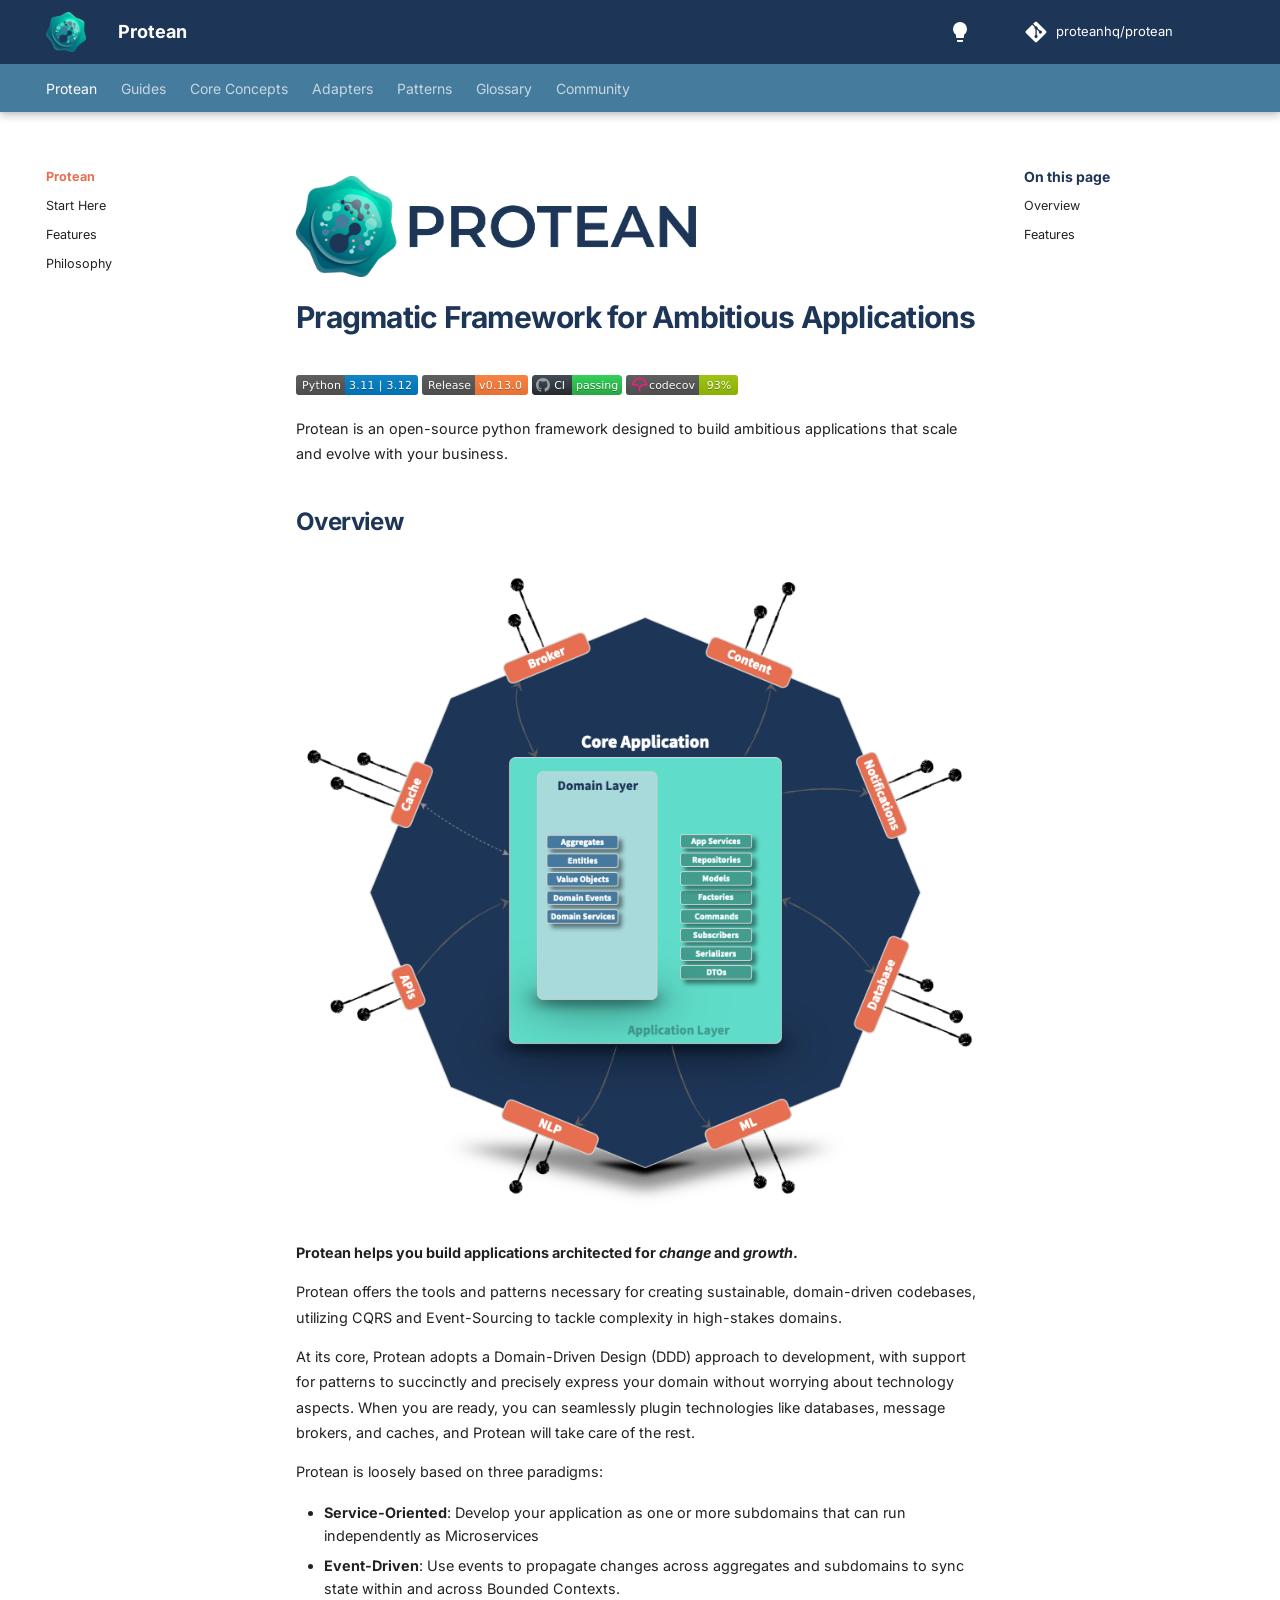
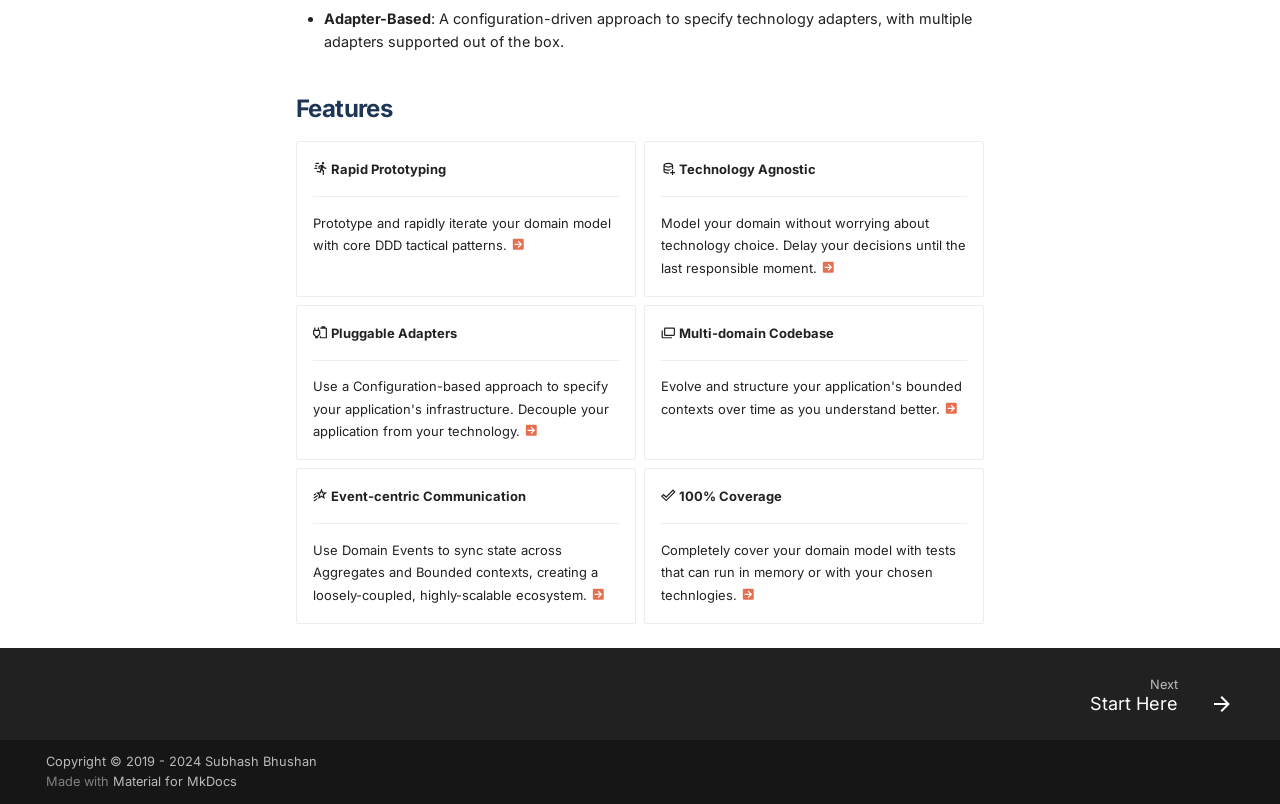
<file: index.html>
<!doctype html>
<html lang="en" class="no-js">
  <head>
    
      <meta charset="utf-8">
      <meta name="viewport" content="width=device-width,initial-scale=1">
      
      
      
        <link rel="canonical" href="https://docs.proteanhq.com/">
      
      
      
        <link rel="next" href="start-here/">
      
      
      <link rel="icon" href="assets/favicon.png">
      <meta name="generator" content="mkdocs-1.6.1, mkdocs-material-9.6.14">
    
    
      
        <title>Index - Protean</title>
      
    
    
      <link rel="stylesheet" href="assets/stylesheets/main.342714a4.min.css">
      
        
        <link rel="stylesheet" href="assets/stylesheets/palette.06af60db.min.css">
      
      


    
    
      
    
    
      
        
        
        
        <link rel="stylesheet" href="assets/external/fonts.googleapis.com/css.56f7ac64.css">
        <style>:root{--md-text-font:"Inter";--md-code-font:"JetBrains Mono"}</style>
      
    
    
      <link rel="stylesheet" href="stylesheets/extra.css">
    
    <script>__md_scope=new URL(".",location),__md_hash=e=>[...e].reduce(((e,_)=>(e<<5)-e+_.charCodeAt(0)),0),__md_get=(e,_=localStorage,t=__md_scope)=>JSON.parse(_.getItem(t.pathname+"."+e)),__md_set=(e,_,t=localStorage,a=__md_scope)=>{try{t.setItem(a.pathname+"."+e,JSON.stringify(_))}catch(e){}}</script>
    
      

    
    
    
  </head>
  
  
    
    
      
    
    
    
    
    <body dir="ltr" data-md-color-scheme="default" data-md-color-primary="indigo" data-md-color-accent="indigo">
  
    
    <input class="md-toggle" data-md-toggle="drawer" type="checkbox" id="__drawer" autocomplete="off">
    <input class="md-toggle" data-md-toggle="search" type="checkbox" id="__search" autocomplete="off">
    <label class="md-overlay" for="__drawer"></label>
    <div data-md-component="skip">
      
        
        <a href="#pragmatic-framework-for-ambitious-applications" class="md-skip">
          Skip to content
        </a>
      
    </div>
    <div data-md-component="announce">
      
    </div>
    
    
      

  

<header class="md-header md-header--shadow md-header--lifted" data-md-component="header">
  <nav class="md-header__inner md-grid" aria-label="Header">
    <a href="." title="Protean" class="md-header__button md-logo" aria-label="Protean" data-md-component="logo">
      
  <img src="assets/logo.png" alt="logo">

    </a>
    <label class="md-header__button md-icon" for="__drawer">
      
      <svg xmlns="http://www.w3.org/2000/svg" viewBox="0 0 24 24"><path d="M3 6h18v2H3zm0 5h18v2H3zm0 5h18v2H3z"/></svg>
    </label>
    <div class="md-header__title" data-md-component="header-title">
      <div class="md-header__ellipsis">
        <div class="md-header__topic">
          <span class="md-ellipsis">
            Protean
          </span>
        </div>
        <div class="md-header__topic" data-md-component="header-topic">
          <span class="md-ellipsis">
            
              Index
            
          </span>
        </div>
      </div>
    </div>
    
      
        <form class="md-header__option" data-md-component="palette">
  
    
    
    
    <input class="md-option" data-md-color-media="(prefers-color-scheme: light)" data-md-color-scheme="default" data-md-color-primary="indigo" data-md-color-accent="indigo"  aria-label="Switch to dark mode"  type="radio" name="__palette" id="__palette_0">
    
      <label class="md-header__button md-icon" title="Switch to dark mode" for="__palette_1" hidden>
        <svg xmlns="http://www.w3.org/2000/svg" viewBox="0 0 24 24"><path d="M12 2a7 7 0 0 0-7 7c0 2.38 1.19 4.47 3 5.74V17a1 1 0 0 0 1 1h6a1 1 0 0 0 1-1v-2.26c1.81-1.27 3-3.36 3-5.74a7 7 0 0 0-7-7M9 21a1 1 0 0 0 1 1h4a1 1 0 0 0 1-1v-1H9z"/></svg>
      </label>
    
  
    
    
    
    <input class="md-option" data-md-color-media="(prefers-color-scheme: dark)" data-md-color-scheme="slate" data-md-color-primary="indigo" data-md-color-accent="indigo"  aria-label="Switch to light mode"  type="radio" name="__palette" id="__palette_1">
    
      <label class="md-header__button md-icon" title="Switch to light mode" for="__palette_0" hidden>
        <svg xmlns="http://www.w3.org/2000/svg" viewBox="0 0 24 24"><path d="M12 2a7 7 0 0 1 7 7c0 2.38-1.19 4.47-3 5.74V17a1 1 0 0 1-1 1H9a1 1 0 0 1-1-1v-2.26C6.19 13.47 5 11.38 5 9a7 7 0 0 1 7-7M9 21v-1h6v1a1 1 0 0 1-1 1h-4a1 1 0 0 1-1-1m3-17a5 5 0 0 0-5 5c0 2.05 1.23 3.81 3 4.58V16h4v-2.42c1.77-.77 3-2.53 3-4.58a5 5 0 0 0-5-5"/></svg>
      </label>
    
  
</form>
      
    
    
      <script>var palette=__md_get("__palette");if(palette&&palette.color){if("(prefers-color-scheme)"===palette.color.media){var media=matchMedia("(prefers-color-scheme: light)"),input=document.querySelector(media.matches?"[data-md-color-media='(prefers-color-scheme: light)']":"[data-md-color-media='(prefers-color-scheme: dark)']");palette.color.media=input.getAttribute("data-md-color-media"),palette.color.scheme=input.getAttribute("data-md-color-scheme"),palette.color.primary=input.getAttribute("data-md-color-primary"),palette.color.accent=input.getAttribute("data-md-color-accent")}for(var[key,value]of Object.entries(palette.color))document.body.setAttribute("data-md-color-"+key,value)}</script>
    
    
    
    
      <div class="md-header__source">
        <a href="https://github.com/proteanhq/protean" title="Go to repository" class="md-source" data-md-component="source">
  <div class="md-source__icon md-icon">
    
    <svg xmlns="http://www.w3.org/2000/svg" viewBox="0 0 448 512"><!--! Font Awesome Free 6.7.2 by @fontawesome - https://fontawesome.com License - https://fontawesome.com/license/free (Icons: CC BY 4.0, Fonts: SIL OFL 1.1, Code: MIT License) Copyright 2024 Fonticons, Inc.--><path d="M439.55 236.05 244 40.45a28.87 28.87 0 0 0-40.81 0l-40.66 40.63 51.52 51.52c27.06-9.14 52.68 16.77 43.39 43.68l49.66 49.66c34.23-11.8 61.18 31 35.47 56.69-26.49 26.49-70.21-2.87-56-37.34L240.22 199v121.85c25.3 12.54 22.26 41.85 9.08 55a34.34 34.34 0 0 1-48.55 0c-17.57-17.6-11.07-46.91 11.25-56v-123c-20.8-8.51-24.6-30.74-18.64-45L142.57 101 8.45 235.14a28.86 28.86 0 0 0 0 40.81l195.61 195.6a28.86 28.86 0 0 0 40.8 0l194.69-194.69a28.86 28.86 0 0 0 0-40.81"/></svg>
  </div>
  <div class="md-source__repository">
    proteanhq/protean
  </div>
</a>
      </div>
    
  </nav>
  
    
      
<nav class="md-tabs" aria-label="Tabs" data-md-component="tabs">
  <div class="md-grid">
    <ul class="md-tabs__list">
      
        
  
  
  
    
  
  
    
    
      <li class="md-tabs__item md-tabs__item--active">
        <a href="." class="md-tabs__link">
          
  
  
    
  
  Protean

        </a>
      </li>
    
  

      
        
  
  
  
  
    
    
      <li class="md-tabs__item">
        <a href="guides/getting-started/installation/" class="md-tabs__link">
          
  
  
    
  
  Guides

        </a>
      </li>
    
  

      
        
  
  
  
  
    
    
      
  
  
  
  
    
    
      <li class="md-tabs__item">
        <a href="core-concepts/ddd/" class="md-tabs__link">
          
  
  
    
  
  Core Concepts

        </a>
      </li>
    
  

    
  

      
        
  
  
  
  
    
    
      <li class="md-tabs__item">
        <a href="adapters/" class="md-tabs__link">
          
  
  
    
  
  Adapters

        </a>
      </li>
    
  

      
        
  
  
  
  
    
    
      <li class="md-tabs__item">
        <a href="patterns/" class="md-tabs__link">
          
  
  
    
  
  Patterns

        </a>
      </li>
    
  

      
        
  
  
  
  
    <li class="md-tabs__item">
      <a href="glossary/" class="md-tabs__link">
        
  
  
    
  
  Glossary

      </a>
    </li>
  

      
        
  
  
  
  
    
    
      <li class="md-tabs__item">
        <a href="community/" class="md-tabs__link">
          
  
  
    
  
  Community

        </a>
      </li>
    
  

      
    </ul>
  </div>
</nav>
    
  
</header>
    
    <div class="md-container" data-md-component="container">
      
      
        
      
      <main class="md-main" data-md-component="main">
        <div class="md-main__inner md-grid">
          
            
              
              <div class="md-sidebar md-sidebar--primary" data-md-component="sidebar" data-md-type="navigation" >
                <div class="md-sidebar__scrollwrap">
                  <div class="md-sidebar__inner">
                    


  


<nav class="md-nav md-nav--primary md-nav--lifted" aria-label="Navigation" data-md-level="0">
  <label class="md-nav__title" for="__drawer">
    <a href="." title="Protean" class="md-nav__button md-logo" aria-label="Protean" data-md-component="logo">
      
  <img src="assets/logo.png" alt="logo">

    </a>
    Protean
  </label>
  
    <div class="md-nav__source">
      <a href="https://github.com/proteanhq/protean" title="Go to repository" class="md-source" data-md-component="source">
  <div class="md-source__icon md-icon">
    
    <svg xmlns="http://www.w3.org/2000/svg" viewBox="0 0 448 512"><!--! Font Awesome Free 6.7.2 by @fontawesome - https://fontawesome.com License - https://fontawesome.com/license/free (Icons: CC BY 4.0, Fonts: SIL OFL 1.1, Code: MIT License) Copyright 2024 Fonticons, Inc.--><path d="M439.55 236.05 244 40.45a28.87 28.87 0 0 0-40.81 0l-40.66 40.63 51.52 51.52c27.06-9.14 52.68 16.77 43.39 43.68l49.66 49.66c34.23-11.8 61.18 31 35.47 56.69-26.49 26.49-70.21-2.87-56-37.34L240.22 199v121.85c25.3 12.54 22.26 41.85 9.08 55a34.34 34.34 0 0 1-48.55 0c-17.57-17.6-11.07-46.91 11.25-56v-123c-20.8-8.51-24.6-30.74-18.64-45L142.57 101 8.45 235.14a28.86 28.86 0 0 0 0 40.81l195.61 195.6a28.86 28.86 0 0 0 40.8 0l194.69-194.69a28.86 28.86 0 0 0 0-40.81"/></svg>
  </div>
  <div class="md-source__repository">
    proteanhq/protean
  </div>
</a>
    </div>
  
  <ul class="md-nav__list" data-md-scrollfix>
    
      
      
  
  
    
  
  
  
    
    
      
        
          
        
      
        
      
        
      
        
      
    
    
    
      
        
        
      
      
        
      
    
    
      
    
    <li class="md-nav__item md-nav__item--active md-nav__item--section md-nav__item--nested">
      
        
        
        <input class="md-nav__toggle md-toggle " type="checkbox" id="__nav_1" checked>
        
          
          <div class="md-nav__link md-nav__container">
            <a href="." class="md-nav__link md-nav__link--active">
              
  
  
  <span class="md-ellipsis">
    Protean
    
  </span>
  

            </a>
            
              
              <label class="md-nav__link md-nav__link--active" for="__nav_1" id="__nav_1_label" tabindex="">
                <span class="md-nav__icon md-icon"></span>
              </label>
            
          </div>
        
        <nav class="md-nav" data-md-level="1" aria-labelledby="__nav_1_label" aria-expanded="true">
          <label class="md-nav__title" for="__nav_1">
            <span class="md-nav__icon md-icon"></span>
            Protean
          </label>
          <ul class="md-nav__list" data-md-scrollfix>
            
              
            
              
                
  
  
  
  
    <li class="md-nav__item">
      <a href="start-here/" class="md-nav__link">
        
  
  
  <span class="md-ellipsis">
    Start Here
    
  </span>
  

      </a>
    </li>
  

              
            
              
                
  
  
  
  
    <li class="md-nav__item">
      <a href="features/" class="md-nav__link">
        
  
  
  <span class="md-ellipsis">
    Features
    
  </span>
  

      </a>
    </li>
  

              
            
              
                
  
  
  
  
    <li class="md-nav__item">
      <a href="core-concepts/philosophy/" class="md-nav__link">
        
  
  
  <span class="md-ellipsis">
    Philosophy
    
  </span>
  

      </a>
    </li>
  

              
            
          </ul>
        </nav>
      
    </li>
  

    
      
      
  
  
  
  
    
    
      
        
      
        
      
        
      
        
      
        
      
    
    
    
      
      
        
      
    
    
      
        
        
      
    
    <li class="md-nav__item md-nav__item--pruned md-nav__item--nested">
      
        
  
  
  
    <a href="guides/getting-started/installation/" class="md-nav__link">
      
  
  
  <span class="md-ellipsis">
    Guides
    
  </span>
  

      
        <span class="md-nav__icon md-icon"></span>
      
    </a>
  

      
    </li>
  

    
      
      
  
  
  
  
    
    
      
        
      
        
      
    
    
    
      
      
        
      
    
    
      
        
        
      
    
    <li class="md-nav__item md-nav__item--pruned md-nav__item--nested">
      
        
  
  
  
    
  
  
  
    <a href="core-concepts/ddd/" class="md-nav__link">
      
  
  
  <span class="md-ellipsis">
    Core Concepts
    
  </span>
  

      
        <span class="md-nav__icon md-icon"></span>
      
    </a>
  

  

      
    </li>
  

    
      
      
  
  
  
  
    
    
      
        
          
        
      
        
      
        
      
        
      
        
      
        
      
    
    
    
      
      
        
      
    
    
      
        
        
      
    
    <li class="md-nav__item md-nav__item--pruned md-nav__item--nested">
      
        
  
  
  
    <a href="adapters/" class="md-nav__link">
      
  
  
  <span class="md-ellipsis">
    Adapters
    
  </span>
  

      
        <span class="md-nav__icon md-icon"></span>
      
    </a>
  

      
    </li>
  

    
      
      
  
  
  
  
    
    
      
        
          
        
      
    
    
    
      
      
        
      
    
    
      
        
        
      
    
    <li class="md-nav__item md-nav__item--pruned md-nav__item--nested">
      
        
  
  
  
    <a href="patterns/" class="md-nav__link">
      
  
  
  <span class="md-ellipsis">
    Patterns
    
  </span>
  

      
        <span class="md-nav__icon md-icon"></span>
      
    </a>
  

      
    </li>
  

    
      
      
  
  
  
  
    <li class="md-nav__item">
      <a href="glossary/" class="md-nav__link">
        
  
  
  <span class="md-ellipsis">
    Glossary
    
  </span>
  

      </a>
    </li>
  

    
      
      
  
  
  
  
    
    
      
        
          
        
      
        
      
        
      
        
      
    
    
    
      
      
        
      
    
    
      
        
        
      
    
    <li class="md-nav__item md-nav__item--pruned md-nav__item--nested">
      
        
  
  
  
    <a href="community/" class="md-nav__link">
      
  
  
  <span class="md-ellipsis">
    Community
    
  </span>
  

      
        <span class="md-nav__icon md-icon"></span>
      
    </a>
  

      
    </li>
  

    
  </ul>
</nav>
                  </div>
                </div>
              </div>
            
            
              
              <div class="md-sidebar md-sidebar--secondary" data-md-component="sidebar" data-md-type="toc" >
                <div class="md-sidebar__scrollwrap">
                  <div class="md-sidebar__inner">
                    

<nav class="md-nav md-nav--secondary" aria-label="On this page">
  
  
  
    
  
  
    <label class="md-nav__title" for="__toc">
      <span class="md-nav__icon md-icon"></span>
      On this page
    </label>
    <ul class="md-nav__list" data-md-component="toc" data-md-scrollfix>
      
        <li class="md-nav__item">
  <a href="#overview" class="md-nav__link">
    <span class="md-ellipsis">
      Overview
    </span>
  </a>
  
</li>
      
        <li class="md-nav__item">
  <a href="#features" class="md-nav__link">
    <span class="md-ellipsis">
      Features
    </span>
  </a>
  
</li>
      
    </ul>
  
</nav>
                  </div>
                </div>
              </div>
            
          
          
            <div class="md-content" data-md-component="content">
              <article class="md-content__inner md-typeset">
                
                  


  
  


<p><img alt="Protean" src="assets/full-logo.png" width="400" /></p>
<h1 id="pragmatic-framework-for-ambitious-applications">Pragmatic Framework for Ambitious Applications</h1>
<p><a href="https://github.com/proteanhq/protean/"><img alt="Python" src="assets/external/img.shields.io/pypi/pyversions/protean.3ef80b83.svg"></a>
<a href="https://pypi.org/project/protean/"><img alt="Release" src="assets/external/img.shields.io/pypi/v/protean.230b2553.svg"></a>
<a href="https://github.com/proteanhq/protean/actions/workflows/ci.yml"><img alt="Build Status" src="assets/external/github.com/proteanhq/protean/actions/workflows/ci.yml/badge.svg"></a>
<a href="https://codecov.io/gh/proteanhq/protean"><img alt="Coverage" src="assets/external/codecov.io/gh/proteanhq/protean/graph/badge.6b92be7a.svg"></a></p>
<p>Protean is an open-source python framework designed to build ambitious
applications that scale and evolve with your business.</p>
<h2 id="overview">Overview</h2>
<p><img alt="Protean Framework" src="images/protean-core.png" /></p>
<p><strong>Protean helps you build applications architected for <em>change</em> and <em>growth</em>.</strong></p>
<p>Protean offers the tools and patterns necessary for creating sustainable,
domain-driven codebases, utilizing CQRS and Event-Sourcing to tackle complexity
in high-stakes domains.</p>
<p>At its core, Protean adopts a Domain-Driven Design (DDD) approach to
development, with support for patterns to succinctly and precisely express
your domain without worrying about technology aspects. When you are ready,
you can seamlessly plugin technologies like databases, message brokers, and
caches, and Protean will take care of the rest.</p>
<p>Protean is loosely based on three paradigms:</p>
<ul>
<li><strong>Service-Oriented</strong>: Develop your application as one or more subdomains
that can run independently as Microservices</li>
<li><strong>Event-Driven</strong>: Use events to propagate changes across aggregates and
subdomains to sync state within and across Bounded Contexts.</li>
<li><strong>Adapter-Based</strong>: A configuration-driven approach to specify technology
adapters, with multiple adapters supported out of the box.</li>
</ul>
<h2 id="features">Features</h2>
<div class="grid cards">
<ul>
<li>
<p><strong><span class="twemoji"><svg xmlns="http://www.w3.org/2000/svg" viewBox="0 0 24 24"><path d="M16.5 5.5a2 2 0 0 0 2-2 2 2 0 0 0-2-2 2 2 0 0 0-2 2 2 2 0 0 0 2 2m-3.6 13.9 1-4.4 2.1 2v6h2v-7.5l-2.1-2 .6-3A7.3 7.3 0 0 0 22 13v-2c-1.76.03-3.4-.89-4.3-2.4l-1-1.6c-.36-.6-1-1-1.7-1-.3 0-.5.1-.8.1L9 8.3V13h2V9.6l1.8-.7-1.6 8.1-4.9-1-.4 2zM4 9a1 1 0 0 1-1-1 1 1 0 0 1 1-1h3v2zm1-4a1 1 0 0 1-1-1 1 1 0 0 1 1-1h5v2zm-2 8a1 1 0 0 1-1-1 1 1 0 0 1 1-1h4v2z"/></svg></span> Rapid Prototyping</strong></p>
<hr />
<p>Prototype and rapidly iterate your domain model with core DDD tactical
patterns. <a href="features/#rapid-prototyping"><span class="twemoji"><svg xmlns="http://www.w3.org/2000/svg" viewBox="0 0 24 24"><path d="M5 21a2 2 0 0 1-2-2V5a2 2 0 0 1 2-2h14a2 2 0 0 1 2 2v14a2 2 0 0 1-2 2zm1-8h8.5L11 16.5l1.42 1.42L18.34 12l-5.92-5.92L11 7.5l3.5 3.5H6z"/></svg></span></a></p>
</li>
<li>
<p><strong><span class="twemoji"><svg xmlns="http://www.w3.org/2000/svg" viewBox="0 0 24 24"><path d="M20 13.09V7c0-2.21-3.58-4-8-4S4 4.79 4 7v10c0 2.21 3.59 4 8 4 .46 0 .9 0 1.33-.06A6 6 0 0 1 13 19v-.05c-.32.05-.65.05-1 .05-3.87 0-6-1.5-6-2v-2.23c1.61.78 3.72 1.23 6 1.23.65 0 1.27-.04 1.88-.11A5.99 5.99 0 0 1 19 13c.34 0 .67.04 1 .09m-2-.64c-1.3.95-3.58 1.55-6 1.55s-4.7-.6-6-1.55V9.64c1.47.83 3.61 1.36 6 1.36s4.53-.53 6-1.36zM12 9C8.13 9 6 7.5 6 7s2.13-2 6-2 6 1.5 6 2-2.13 2-6 2m11 9v2h-3v3h-2v-3h-3v-2h3v-3h2v3z"/></svg></span> Technology Agnostic</strong></p>
<hr />
<p>Model your domain without worrying about technology choice. Delay your
decisions until the last responsible moment. <a href="features/#technology-independence"><span class="twemoji"><svg xmlns="http://www.w3.org/2000/svg" viewBox="0 0 24 24"><path d="M5 21a2 2 0 0 1-2-2V5a2 2 0 0 1 2-2h14a2 2 0 0 1 2 2v14a2 2 0 0 1-2 2zm1-8h8.5L11 16.5l1.42 1.42L18.34 12l-5.92-5.92L11 7.5l3.5 3.5H6z"/></svg></span></a></p>
</li>
<li>
<p><strong><span class="twemoji"><svg xmlns="http://www.w3.org/2000/svg" viewBox="0 0 24 24"><path d="M11 8.32c.57.38 1 1.03 1 1.68v5.5L8.5 19v3h-5v-3L0 15.5V10c0-1 1-2 2-2V4h2v4h4V4h2v4c.35 0 .7.12 1 .32m-3.91 9.27L10 14.67v-4.58c0-.03-.05-.09-.08-.09H2.09c-.03 0-.09.06-.09.09v4.58L5.33 18h1.34zM12 4.04c.11-.04.22-.04.33-.04H14V2h6v2h1.67C22.4 4 23 4.6 23 5.33v15.34c0 .33-.14.69-.39.94s-.61.39-.94.39h-9.34c-.73 0-1.33-.6-1.33-1.33v-1.34l2-2V20h8V6h-9z"/></svg></span> Pluggable Adapters</strong></p>
<hr />
<p>Use a Configuration-based approach to specify your application's
infrastructure. Decouple your application from your technology. <a href="features/#ports-and-adapters"><span class="twemoji"><svg xmlns="http://www.w3.org/2000/svg" viewBox="0 0 24 24"><path d="M5 21a2 2 0 0 1-2-2V5a2 2 0 0 1 2-2h14a2 2 0 0 1 2 2v14a2 2 0 0 1-2 2zm1-8h8.5L11 16.5l1.42 1.42L18.34 12l-5.92-5.92L11 7.5l3.5 3.5H6z"/></svg></span></a></p>
</li>
<li>
<p><strong><span class="twemoji"><svg xmlns="http://www.w3.org/2000/svg" viewBox="0 0 24 24"><path d="M21 16V6H7v10zm0-12c.53 0 1.04.21 1.41.59.38.37.59.88.59 1.41v10c0 .53-.21 1.04-.59 1.41-.37.38-.88.59-1.41.59H7a2 2 0 0 1-2-2V6c0-1.11.89-2 2-2zM3 20h15v2H3c-.53 0-1.04-.21-1.41-.59C1.21 21.04 1 20.53 1 20V9h2z"/></svg></span> Multi-domain Codebase</strong></p>
<hr />
<p>Evolve and structure your application's bounded contexts over time as you
understand better. <a href="features/#multi-domain-codebase"><span class="twemoji"><svg xmlns="http://www.w3.org/2000/svg" viewBox="0 0 24 24"><path d="M5 21a2 2 0 0 1-2-2V5a2 2 0 0 1 2-2h14a2 2 0 0 1 2 2v14a2 2 0 0 1-2 2zm1-8h8.5L11 16.5l1.42 1.42L18.34 12l-5.92-5.92L11 7.5l3.5 3.5H6z"/></svg></span></a></p>
</li>
<li>
<p><strong><span class="twemoji"><svg xmlns="http://www.w3.org/2000/svg" viewBox="0 0 24 24"><path d="m23 7.5-6.47-.54L14 1l-2.53 5.96L5 7.5l4.9 4.27-1.46 6.33L14 14.74l5.56 3.36-1.47-6.33zm-6.86 4.73.4 1.71-1.51-.91-1.03-.62-1.03.62-1.51.91.39-1.71.28-1.18-.91-.79L9.88 9.1l1.76-.15 1.2-.1.47-1.11.69-1.62.69 1.62.47 1.11 1.2.1 1.75.15-1.33 1.16-.92.79zM1.16 12c-.299-.5-.171-1.11.29-1.41l2.73-1.8 1.57 1.36-3.2 2.11c-.17.11-.36.17-.55.17-.32 0-.64-.16-.84-.43m.29 8.16 5.86-3.85L7 17.76l-.34 1.37-4.11 2.71c-.17.11-.36.16-.55.16-.32 0-.64-.16-.84-.45a1.013 1.013 0 0 1 .29-1.39m5.87-8.66.92.81-.27 1.19-5.42 3.55c-.17.11-.36.16-.55.16-.32 0-.64-.15-.84-.45a1 1 0 0 1 .29-1.38z"/></svg></span> Event-centric Communication</strong></p>
<hr />
<p>Use Domain Events to sync state across Aggregates and Bounded contexts,
creating a loosely-coupled, highly-scalable ecosystem. <a href="features/#event-centric-communication"><span class="twemoji"><svg xmlns="http://www.w3.org/2000/svg" viewBox="0 0 24 24"><path d="M5 21a2 2 0 0 1-2-2V5a2 2 0 0 1 2-2h14a2 2 0 0 1 2 2v14a2 2 0 0 1-2 2zm1-8h8.5L11 16.5l1.42 1.42L18.34 12l-5.92-5.92L11 7.5l3.5 3.5H6z"/></svg></span></a></p>
</li>
<li>
<p><strong><span class="twemoji"><svg xmlns="http://www.w3.org/2000/svg" viewBox="0 0 24 24"><path d="M19.78 2.2 24 6.42 8.44 22 0 13.55l4.22-4.22 4.22 4.22zm0 2.8L8.44 16.36l-4.22-4.17-1.41 1.36 5.63 5.62L21.19 6.42z"/></svg></span> 100% Coverage</strong></p>
<hr />
<p>Completely cover your domain model with tests that can run in memory or
with your chosen technlogies. <a href="features/#testability"><span class="twemoji"><svg xmlns="http://www.w3.org/2000/svg" viewBox="0 0 24 24"><path d="M5 21a2 2 0 0 1-2-2V5a2 2 0 0 1 2-2h14a2 2 0 0 1 2 2v14a2 2 0 0 1-2 2zm1-8h8.5L11 16.5l1.42 1.42L18.34 12l-5.92-5.92L11 7.5l3.5 3.5H6z"/></svg></span></a></p>
</li>
</ul>
</div>












                
              </article>
            </div>
          
          
  <script>var tabs=__md_get("__tabs");if(Array.isArray(tabs))e:for(var set of document.querySelectorAll(".tabbed-set")){var labels=set.querySelector(".tabbed-labels");for(var tab of tabs)for(var label of labels.getElementsByTagName("label"))if(label.innerText.trim()===tab){var input=document.getElementById(label.htmlFor);input.checked=!0;continue e}}</script>

<script>var target=document.getElementById(location.hash.slice(1));target&&target.name&&(target.checked=target.name.startsWith("__tabbed_"))</script>
        </div>
        
          <button type="button" class="md-top md-icon" data-md-component="top" hidden>
  
  <svg xmlns="http://www.w3.org/2000/svg" viewBox="0 0 24 24"><path d="M13 20h-2V8l-5.5 5.5-1.42-1.42L12 4.16l7.92 7.92-1.42 1.42L13 8z"/></svg>
  Back to top
</button>
        
      </main>
      
        <footer class="md-footer">
  
    
      
      <nav class="md-footer__inner md-grid" aria-label="Footer" >
        
        
          
          <a href="start-here/" class="md-footer__link md-footer__link--next" aria-label="Next: Start Here">
            <div class="md-footer__title">
              <span class="md-footer__direction">
                Next
              </span>
              <div class="md-ellipsis">
                Start Here
              </div>
            </div>
            <div class="md-footer__button md-icon">
              
              <svg xmlns="http://www.w3.org/2000/svg" viewBox="0 0 24 24"><path d="M4 11v2h12l-5.5 5.5 1.42 1.42L19.84 12l-7.92-7.92L10.5 5.5 16 11z"/></svg>
            </div>
          </a>
        
      </nav>
    
  
  <div class="md-footer-meta md-typeset">
    <div class="md-footer-meta__inner md-grid">
      <div class="md-copyright">
  
    <div class="md-copyright__highlight">
      Copyright &copy; 2019 - 2024 Subhash Bhushan
    </div>
  
  
    Made with
    <a href="https://squidfunk.github.io/mkdocs-material/" target="_blank" rel="noopener">
      Material for MkDocs
    </a>
  
</div>
      
    </div>
  </div>
</footer>
      
    </div>
    <div class="md-dialog" data-md-component="dialog">
      <div class="md-dialog__inner md-typeset"></div>
    </div>
    
      <div class="md-progress" data-md-component="progress" role="progressbar"></div>
    
    
    
      
      <script id="__config" type="application/json">{"base": ".", "features": ["content.code.annotate", "content.code.copy", "content.code.select", "content.tabs.link", "content.tooltips", "navigation.expand", "navigation.footer", "navigation.indexes", "navigation.instant", "navigation.instant.prefetch", "navigation.instant.progress", "navigation.path", "navigation.prune", "navigation.sections", "navigation.tabs", "navigation.tabs.sticky", "navigation.top", "navigation.tracking", "search.highlight", "search.suggest", "toc.follow"], "search": "assets/javascripts/workers/search.d50fe291.min.js", "tags": null, "translations": {"clipboard.copied": "Copied to clipboard", "clipboard.copy": "Copy to clipboard", "search.result.more.one": "1 more on this page", "search.result.more.other": "# more on this page", "search.result.none": "No matching documents", "search.result.one": "1 matching document", "search.result.other": "# matching documents", "search.result.placeholder": "Type to start searching", "search.result.term.missing": "Missing", "select.version": "Select version"}, "version": null}</script>
    
    
      <script src="assets/javascripts/bundle.13a4f30d.min.js"></script>
      
    
  </body>
</html>
</file>
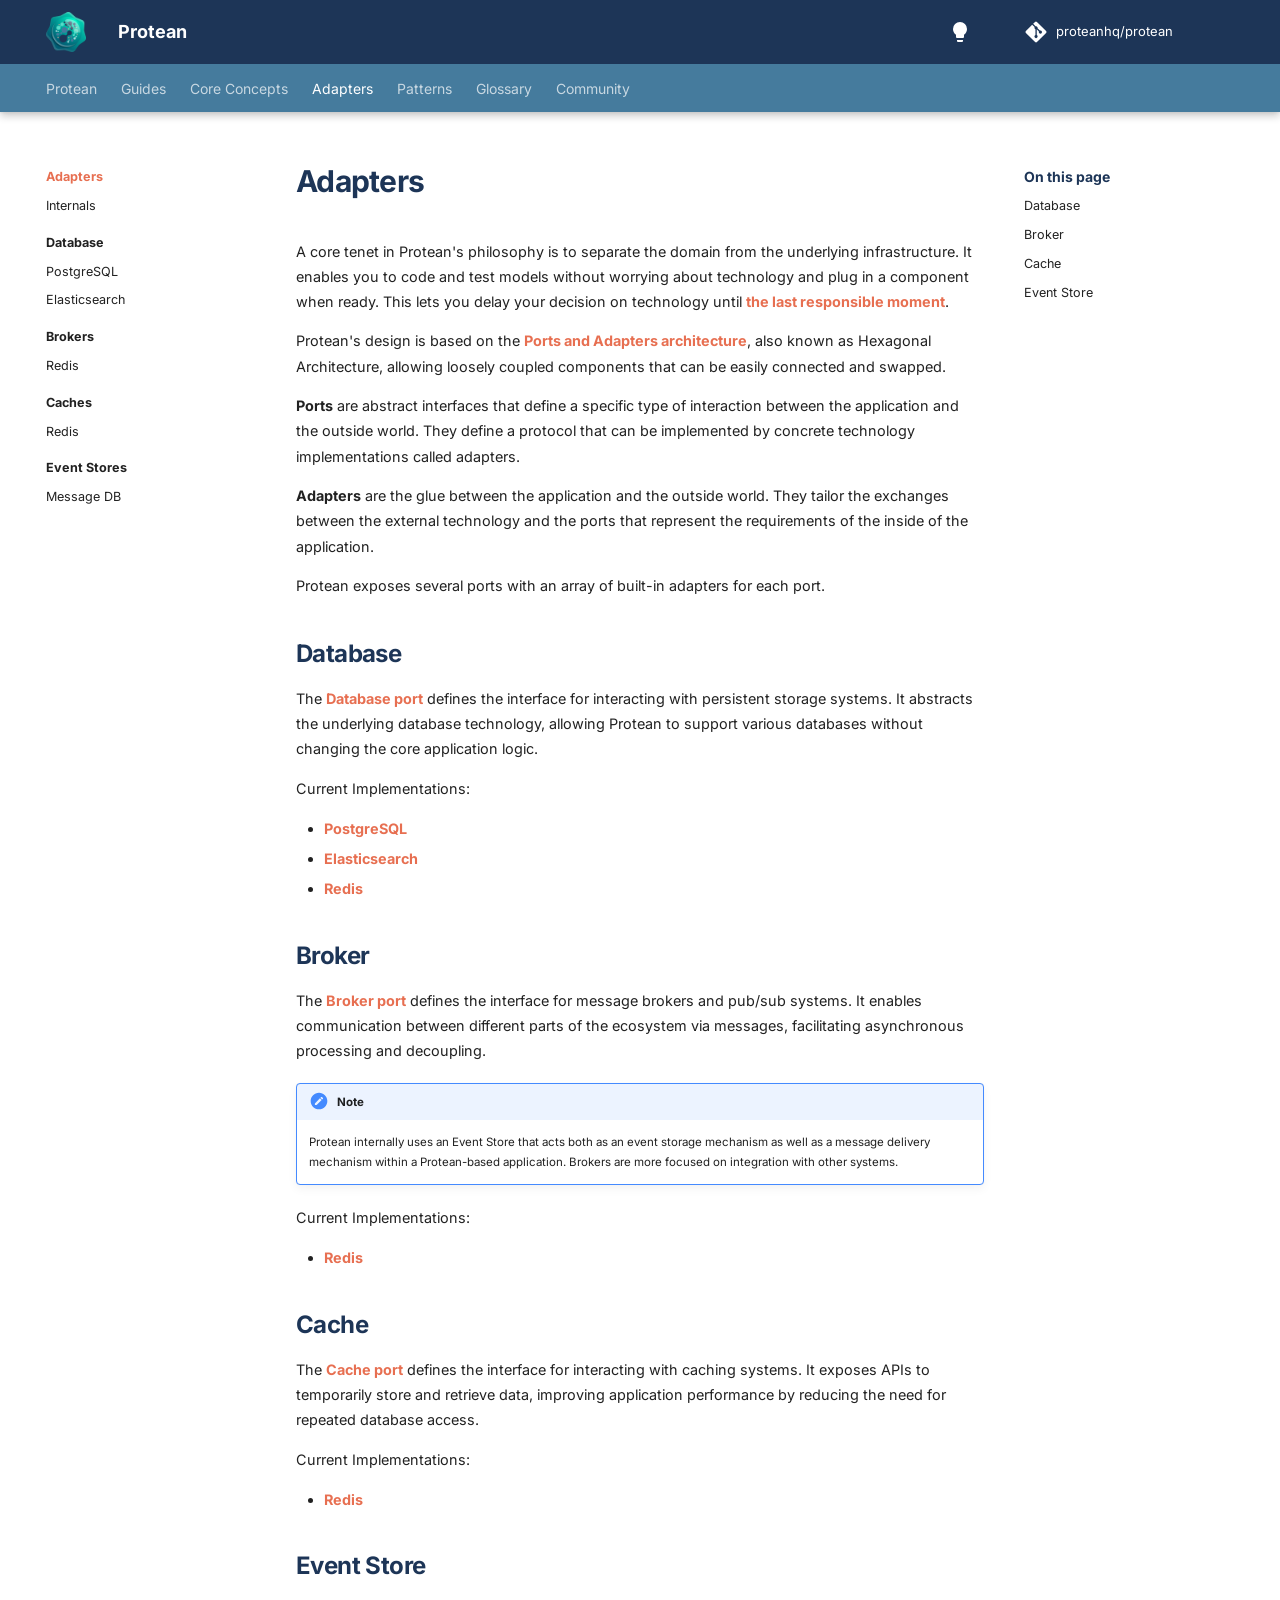
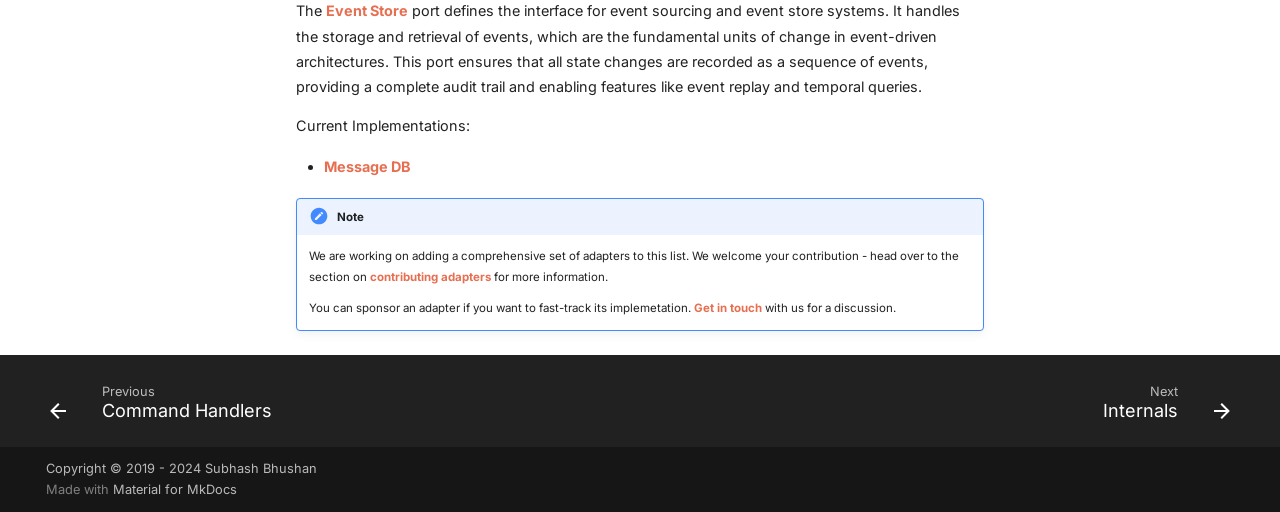
<file: adapters/index.html>
<!doctype html>
<html lang="en" class="no-js">
  <head>
    
      <meta charset="utf-8">
      <meta name="viewport" content="width=device-width,initial-scale=1">
      
      
      
        <link rel="canonical" href="https://docs.proteanhq.com/adapters/">
      
      
        <link rel="prev" href="../core-concepts/domain-elements/command-handlers/">
      
      
        <link rel="next" href="internals/">
      
      
      <link rel="icon" href="../assets/favicon.png">
      <meta name="generator" content="mkdocs-1.6.1, mkdocs-material-9.6.14">
    
    
      
        <title>Adapters - Protean</title>
      
    
    
      <link rel="stylesheet" href="../assets/stylesheets/main.342714a4.min.css">
      
        
        <link rel="stylesheet" href="../assets/stylesheets/palette.06af60db.min.css">
      
      


    
    
      
    
    
      
        
        
        
        <link rel="stylesheet" href="../assets/external/fonts.googleapis.com/css.56f7ac64.css">
        <style>:root{--md-text-font:"Inter";--md-code-font:"JetBrains Mono"}</style>
      
    
    
      <link rel="stylesheet" href="../stylesheets/extra.css">
    
    <script>__md_scope=new URL("..",location),__md_hash=e=>[...e].reduce(((e,_)=>(e<<5)-e+_.charCodeAt(0)),0),__md_get=(e,_=localStorage,t=__md_scope)=>JSON.parse(_.getItem(t.pathname+"."+e)),__md_set=(e,_,t=localStorage,a=__md_scope)=>{try{t.setItem(a.pathname+"."+e,JSON.stringify(_))}catch(e){}}</script>
    
      

    
    
    
  </head>
  
  
    
    
      
    
    
    
    
    <body dir="ltr" data-md-color-scheme="default" data-md-color-primary="indigo" data-md-color-accent="indigo">
  
    
    <input class="md-toggle" data-md-toggle="drawer" type="checkbox" id="__drawer" autocomplete="off">
    <input class="md-toggle" data-md-toggle="search" type="checkbox" id="__search" autocomplete="off">
    <label class="md-overlay" for="__drawer"></label>
    <div data-md-component="skip">
      
        
        <a href="#adapters" class="md-skip">
          Skip to content
        </a>
      
    </div>
    <div data-md-component="announce">
      
    </div>
    
    
      

  

<header class="md-header md-header--shadow md-header--lifted" data-md-component="header">
  <nav class="md-header__inner md-grid" aria-label="Header">
    <a href=".." title="Protean" class="md-header__button md-logo" aria-label="Protean" data-md-component="logo">
      
  <img src="../assets/logo.png" alt="logo">

    </a>
    <label class="md-header__button md-icon" for="__drawer">
      
      <svg xmlns="http://www.w3.org/2000/svg" viewBox="0 0 24 24"><path d="M3 6h18v2H3zm0 5h18v2H3zm0 5h18v2H3z"/></svg>
    </label>
    <div class="md-header__title" data-md-component="header-title">
      <div class="md-header__ellipsis">
        <div class="md-header__topic">
          <span class="md-ellipsis">
            Protean
          </span>
        </div>
        <div class="md-header__topic" data-md-component="header-topic">
          <span class="md-ellipsis">
            
              Adapters
            
          </span>
        </div>
      </div>
    </div>
    
      
        <form class="md-header__option" data-md-component="palette">
  
    
    
    
    <input class="md-option" data-md-color-media="(prefers-color-scheme: light)" data-md-color-scheme="default" data-md-color-primary="indigo" data-md-color-accent="indigo"  aria-label="Switch to dark mode"  type="radio" name="__palette" id="__palette_0">
    
      <label class="md-header__button md-icon" title="Switch to dark mode" for="__palette_1" hidden>
        <svg xmlns="http://www.w3.org/2000/svg" viewBox="0 0 24 24"><path d="M12 2a7 7 0 0 0-7 7c0 2.38 1.19 4.47 3 5.74V17a1 1 0 0 0 1 1h6a1 1 0 0 0 1-1v-2.26c1.81-1.27 3-3.36 3-5.74a7 7 0 0 0-7-7M9 21a1 1 0 0 0 1 1h4a1 1 0 0 0 1-1v-1H9z"/></svg>
      </label>
    
  
    
    
    
    <input class="md-option" data-md-color-media="(prefers-color-scheme: dark)" data-md-color-scheme="slate" data-md-color-primary="indigo" data-md-color-accent="indigo"  aria-label="Switch to light mode"  type="radio" name="__palette" id="__palette_1">
    
      <label class="md-header__button md-icon" title="Switch to light mode" for="__palette_0" hidden>
        <svg xmlns="http://www.w3.org/2000/svg" viewBox="0 0 24 24"><path d="M12 2a7 7 0 0 1 7 7c0 2.38-1.19 4.47-3 5.74V17a1 1 0 0 1-1 1H9a1 1 0 0 1-1-1v-2.26C6.19 13.47 5 11.38 5 9a7 7 0 0 1 7-7M9 21v-1h6v1a1 1 0 0 1-1 1h-4a1 1 0 0 1-1-1m3-17a5 5 0 0 0-5 5c0 2.05 1.23 3.81 3 4.58V16h4v-2.42c1.77-.77 3-2.53 3-4.58a5 5 0 0 0-5-5"/></svg>
      </label>
    
  
</form>
      
    
    
      <script>var palette=__md_get("__palette");if(palette&&palette.color){if("(prefers-color-scheme)"===palette.color.media){var media=matchMedia("(prefers-color-scheme: light)"),input=document.querySelector(media.matches?"[data-md-color-media='(prefers-color-scheme: light)']":"[data-md-color-media='(prefers-color-scheme: dark)']");palette.color.media=input.getAttribute("data-md-color-media"),palette.color.scheme=input.getAttribute("data-md-color-scheme"),palette.color.primary=input.getAttribute("data-md-color-primary"),palette.color.accent=input.getAttribute("data-md-color-accent")}for(var[key,value]of Object.entries(palette.color))document.body.setAttribute("data-md-color-"+key,value)}</script>
    
    
    
    
      <div class="md-header__source">
        <a href="https://github.com/proteanhq/protean" title="Go to repository" class="md-source" data-md-component="source">
  <div class="md-source__icon md-icon">
    
    <svg xmlns="http://www.w3.org/2000/svg" viewBox="0 0 448 512"><!--! Font Awesome Free 6.7.2 by @fontawesome - https://fontawesome.com License - https://fontawesome.com/license/free (Icons: CC BY 4.0, Fonts: SIL OFL 1.1, Code: MIT License) Copyright 2024 Fonticons, Inc.--><path d="M439.55 236.05 244 40.45a28.87 28.87 0 0 0-40.81 0l-40.66 40.63 51.52 51.52c27.06-9.14 52.68 16.77 43.39 43.68l49.66 49.66c34.23-11.8 61.18 31 35.47 56.69-26.49 26.49-70.21-2.87-56-37.34L240.22 199v121.85c25.3 12.54 22.26 41.85 9.08 55a34.34 34.34 0 0 1-48.55 0c-17.57-17.6-11.07-46.91 11.25-56v-123c-20.8-8.51-24.6-30.74-18.64-45L142.57 101 8.45 235.14a28.86 28.86 0 0 0 0 40.81l195.61 195.6a28.86 28.86 0 0 0 40.8 0l194.69-194.69a28.86 28.86 0 0 0 0-40.81"/></svg>
  </div>
  <div class="md-source__repository">
    proteanhq/protean
  </div>
</a>
      </div>
    
  </nav>
  
    
      
<nav class="md-tabs" aria-label="Tabs" data-md-component="tabs">
  <div class="md-grid">
    <ul class="md-tabs__list">
      
        
  
  
  
  
    
    
      <li class="md-tabs__item">
        <a href=".." class="md-tabs__link">
          
  
  
    
  
  Protean

        </a>
      </li>
    
  

      
        
  
  
  
  
    
    
      <li class="md-tabs__item">
        <a href="../guides/getting-started/installation/" class="md-tabs__link">
          
  
  
    
  
  Guides

        </a>
      </li>
    
  

      
        
  
  
  
  
    
    
      
  
  
  
  
    
    
      <li class="md-tabs__item">
        <a href="../core-concepts/ddd/" class="md-tabs__link">
          
  
  
    
  
  Core Concepts

        </a>
      </li>
    
  

    
  

      
        
  
  
  
    
  
  
    
    
      <li class="md-tabs__item md-tabs__item--active">
        <a href="./" class="md-tabs__link">
          
  
  
    
  
  Adapters

        </a>
      </li>
    
  

      
        
  
  
  
  
    
    
      <li class="md-tabs__item">
        <a href="../patterns/" class="md-tabs__link">
          
  
  
    
  
  Patterns

        </a>
      </li>
    
  

      
        
  
  
  
  
    <li class="md-tabs__item">
      <a href="../glossary/" class="md-tabs__link">
        
  
  
    
  
  Glossary

      </a>
    </li>
  

      
        
  
  
  
  
    
    
      <li class="md-tabs__item">
        <a href="../community/" class="md-tabs__link">
          
  
  
    
  
  Community

        </a>
      </li>
    
  

      
    </ul>
  </div>
</nav>
    
  
</header>
    
    <div class="md-container" data-md-component="container">
      
      
        
      
      <main class="md-main" data-md-component="main">
        <div class="md-main__inner md-grid">
          
            
              
              <div class="md-sidebar md-sidebar--primary" data-md-component="sidebar" data-md-type="navigation" >
                <div class="md-sidebar__scrollwrap">
                  <div class="md-sidebar__inner">
                    


  


<nav class="md-nav md-nav--primary md-nav--lifted" aria-label="Navigation" data-md-level="0">
  <label class="md-nav__title" for="__drawer">
    <a href=".." title="Protean" class="md-nav__button md-logo" aria-label="Protean" data-md-component="logo">
      
  <img src="../assets/logo.png" alt="logo">

    </a>
    Protean
  </label>
  
    <div class="md-nav__source">
      <a href="https://github.com/proteanhq/protean" title="Go to repository" class="md-source" data-md-component="source">
  <div class="md-source__icon md-icon">
    
    <svg xmlns="http://www.w3.org/2000/svg" viewBox="0 0 448 512"><!--! Font Awesome Free 6.7.2 by @fontawesome - https://fontawesome.com License - https://fontawesome.com/license/free (Icons: CC BY 4.0, Fonts: SIL OFL 1.1, Code: MIT License) Copyright 2024 Fonticons, Inc.--><path d="M439.55 236.05 244 40.45a28.87 28.87 0 0 0-40.81 0l-40.66 40.63 51.52 51.52c27.06-9.14 52.68 16.77 43.39 43.68l49.66 49.66c34.23-11.8 61.18 31 35.47 56.69-26.49 26.49-70.21-2.87-56-37.34L240.22 199v121.85c25.3 12.54 22.26 41.85 9.08 55a34.34 34.34 0 0 1-48.55 0c-17.57-17.6-11.07-46.91 11.25-56v-123c-20.8-8.51-24.6-30.74-18.64-45L142.57 101 8.45 235.14a28.86 28.86 0 0 0 0 40.81l195.61 195.6a28.86 28.86 0 0 0 40.8 0l194.69-194.69a28.86 28.86 0 0 0 0-40.81"/></svg>
  </div>
  <div class="md-source__repository">
    proteanhq/protean
  </div>
</a>
    </div>
  
  <ul class="md-nav__list" data-md-scrollfix>
    
      
      
  
  
  
  
    
    
      
        
          
        
      
        
      
        
      
        
      
    
    
    
      
      
        
      
    
    
      
        
        
      
    
    <li class="md-nav__item md-nav__item--pruned md-nav__item--nested">
      
        
  
  
  
    <a href=".." class="md-nav__link">
      
  
  
  <span class="md-ellipsis">
    Protean
    
  </span>
  

      
        <span class="md-nav__icon md-icon"></span>
      
    </a>
  

      
    </li>
  

    
      
      
  
  
  
  
    
    
      
        
      
        
      
        
      
        
      
        
      
    
    
    
      
      
        
      
    
    
      
        
        
      
    
    <li class="md-nav__item md-nav__item--pruned md-nav__item--nested">
      
        
  
  
  
    <a href="../guides/getting-started/installation/" class="md-nav__link">
      
  
  
  <span class="md-ellipsis">
    Guides
    
  </span>
  

      
        <span class="md-nav__icon md-icon"></span>
      
    </a>
  

      
    </li>
  

    
      
      
  
  
  
  
    
    
      
        
      
        
      
    
    
    
      
      
        
      
    
    
      
        
        
      
    
    <li class="md-nav__item md-nav__item--pruned md-nav__item--nested">
      
        
  
  
  
    
  
  
  
    <a href="../core-concepts/ddd/" class="md-nav__link">
      
  
  
  <span class="md-ellipsis">
    Core Concepts
    
  </span>
  

      
        <span class="md-nav__icon md-icon"></span>
      
    </a>
  

  

      
    </li>
  

    
      
      
  
  
    
  
  
  
    
    
      
        
          
        
      
        
      
        
      
        
      
        
      
        
      
    
    
    
      
        
        
      
      
        
      
    
    
      
    
    <li class="md-nav__item md-nav__item--active md-nav__item--section md-nav__item--nested">
      
        
        
        <input class="md-nav__toggle md-toggle " type="checkbox" id="__nav_4" checked>
        
          
          <div class="md-nav__link md-nav__container">
            <a href="./" class="md-nav__link md-nav__link--active">
              
  
  
  <span class="md-ellipsis">
    Adapters
    
  </span>
  

            </a>
            
              
              <label class="md-nav__link md-nav__link--active" for="__nav_4" id="__nav_4_label" tabindex="">
                <span class="md-nav__icon md-icon"></span>
              </label>
            
          </div>
        
        <nav class="md-nav" data-md-level="1" aria-labelledby="__nav_4_label" aria-expanded="true">
          <label class="md-nav__title" for="__nav_4">
            <span class="md-nav__icon md-icon"></span>
            Adapters
          </label>
          <ul class="md-nav__list" data-md-scrollfix>
            
              
            
              
                
  
  
  
  
    <li class="md-nav__item">
      <a href="internals/" class="md-nav__link">
        
  
  
  <span class="md-ellipsis">
    Internals
    
  </span>
  

      </a>
    </li>
  

              
            
              
                
  
  
  
  
    
    
      
        
          
        
      
        
      
        
      
    
    
    
      
      
        
          
          
        
      
    
    
      
    
    <li class="md-nav__item md-nav__item--section md-nav__item--nested">
      
        
        
          
        
        <input class="md-nav__toggle md-toggle md-toggle--indeterminate" type="checkbox" id="__nav_4_3" >
        
          
          <div class="md-nav__link md-nav__container">
            <a href="database/" class="md-nav__link ">
              
  
  
  <span class="md-ellipsis">
    Database
    
  </span>
  

            </a>
            
              
              <label class="md-nav__link " for="__nav_4_3" id="__nav_4_3_label" tabindex="">
                <span class="md-nav__icon md-icon"></span>
              </label>
            
          </div>
        
        <nav class="md-nav" data-md-level="2" aria-labelledby="__nav_4_3_label" aria-expanded="false">
          <label class="md-nav__title" for="__nav_4_3">
            <span class="md-nav__icon md-icon"></span>
            Database
          </label>
          <ul class="md-nav__list" data-md-scrollfix>
            
              
            
              
                
  
  
  
  
    <li class="md-nav__item">
      <a href="database/postgresql/" class="md-nav__link">
        
  
  
  <span class="md-ellipsis">
    PostgreSQL
    
  </span>
  

      </a>
    </li>
  

              
            
              
                
  
  
  
  
    <li class="md-nav__item">
      <a href="database/elasticsearch/" class="md-nav__link">
        
  
  
  <span class="md-ellipsis">
    Elasticsearch
    
  </span>
  

      </a>
    </li>
  

              
            
          </ul>
        </nav>
      
    </li>
  

              
            
              
                
  
  
  
  
    
    
      
        
          
        
      
        
      
    
    
    
      
      
        
          
          
        
      
    
    
      
    
    <li class="md-nav__item md-nav__item--section md-nav__item--nested">
      
        
        
          
        
        <input class="md-nav__toggle md-toggle md-toggle--indeterminate" type="checkbox" id="__nav_4_4" >
        
          
          <div class="md-nav__link md-nav__container">
            <a href="broker/" class="md-nav__link ">
              
  
  
  <span class="md-ellipsis">
    Brokers
    
  </span>
  

            </a>
            
              
              <label class="md-nav__link " for="__nav_4_4" id="__nav_4_4_label" tabindex="">
                <span class="md-nav__icon md-icon"></span>
              </label>
            
          </div>
        
        <nav class="md-nav" data-md-level="2" aria-labelledby="__nav_4_4_label" aria-expanded="false">
          <label class="md-nav__title" for="__nav_4_4">
            <span class="md-nav__icon md-icon"></span>
            Brokers
          </label>
          <ul class="md-nav__list" data-md-scrollfix>
            
              
            
              
                
  
  
  
  
    <li class="md-nav__item">
      <a href="broker/redis/" class="md-nav__link">
        
  
  
  <span class="md-ellipsis">
    Redis
    
  </span>
  

      </a>
    </li>
  

              
            
          </ul>
        </nav>
      
    </li>
  

              
            
              
                
  
  
  
  
    
    
      
        
          
        
      
        
      
    
    
    
      
      
        
          
          
        
      
    
    
      
    
    <li class="md-nav__item md-nav__item--section md-nav__item--nested">
      
        
        
          
        
        <input class="md-nav__toggle md-toggle md-toggle--indeterminate" type="checkbox" id="__nav_4_5" >
        
          
          <div class="md-nav__link md-nav__container">
            <a href="cache/" class="md-nav__link ">
              
  
  
  <span class="md-ellipsis">
    Caches
    
  </span>
  

            </a>
            
              
              <label class="md-nav__link " for="__nav_4_5" id="__nav_4_5_label" tabindex="">
                <span class="md-nav__icon md-icon"></span>
              </label>
            
          </div>
        
        <nav class="md-nav" data-md-level="2" aria-labelledby="__nav_4_5_label" aria-expanded="false">
          <label class="md-nav__title" for="__nav_4_5">
            <span class="md-nav__icon md-icon"></span>
            Caches
          </label>
          <ul class="md-nav__list" data-md-scrollfix>
            
              
            
              
                
  
  
  
  
    <li class="md-nav__item">
      <a href="cache/redis/" class="md-nav__link">
        
  
  
  <span class="md-ellipsis">
    Redis
    
  </span>
  

      </a>
    </li>
  

              
            
          </ul>
        </nav>
      
    </li>
  

              
            
              
                
  
  
  
  
    
    
      
        
          
        
      
        
      
    
    
    
      
      
        
          
          
        
      
    
    
      
    
    <li class="md-nav__item md-nav__item--section md-nav__item--nested">
      
        
        
          
        
        <input class="md-nav__toggle md-toggle md-toggle--indeterminate" type="checkbox" id="__nav_4_6" >
        
          
          <div class="md-nav__link md-nav__container">
            <a href="eventstore/" class="md-nav__link ">
              
  
  
  <span class="md-ellipsis">
    Event Stores
    
  </span>
  

            </a>
            
              
              <label class="md-nav__link " for="__nav_4_6" id="__nav_4_6_label" tabindex="">
                <span class="md-nav__icon md-icon"></span>
              </label>
            
          </div>
        
        <nav class="md-nav" data-md-level="2" aria-labelledby="__nav_4_6_label" aria-expanded="false">
          <label class="md-nav__title" for="__nav_4_6">
            <span class="md-nav__icon md-icon"></span>
            Event Stores
          </label>
          <ul class="md-nav__list" data-md-scrollfix>
            
              
            
              
                
  
  
  
  
    <li class="md-nav__item">
      <a href="eventstore/message-db/" class="md-nav__link">
        
  
  
  <span class="md-ellipsis">
    Message DB
    
  </span>
  

      </a>
    </li>
  

              
            
          </ul>
        </nav>
      
    </li>
  

              
            
          </ul>
        </nav>
      
    </li>
  

    
      
      
  
  
  
  
    
    
      
        
          
        
      
    
    
    
      
      
        
      
    
    
      
        
        
      
    
    <li class="md-nav__item md-nav__item--pruned md-nav__item--nested">
      
        
  
  
  
    <a href="../patterns/" class="md-nav__link">
      
  
  
  <span class="md-ellipsis">
    Patterns
    
  </span>
  

      
        <span class="md-nav__icon md-icon"></span>
      
    </a>
  

      
    </li>
  

    
      
      
  
  
  
  
    <li class="md-nav__item">
      <a href="../glossary/" class="md-nav__link">
        
  
  
  <span class="md-ellipsis">
    Glossary
    
  </span>
  

      </a>
    </li>
  

    
      
      
  
  
  
  
    
    
      
        
          
        
      
        
      
        
      
        
      
    
    
    
      
      
        
      
    
    
      
        
        
      
    
    <li class="md-nav__item md-nav__item--pruned md-nav__item--nested">
      
        
  
  
  
    <a href="../community/" class="md-nav__link">
      
  
  
  <span class="md-ellipsis">
    Community
    
  </span>
  

      
        <span class="md-nav__icon md-icon"></span>
      
    </a>
  

      
    </li>
  

    
  </ul>
</nav>
                  </div>
                </div>
              </div>
            
            
              
              <div class="md-sidebar md-sidebar--secondary" data-md-component="sidebar" data-md-type="toc" >
                <div class="md-sidebar__scrollwrap">
                  <div class="md-sidebar__inner">
                    

<nav class="md-nav md-nav--secondary" aria-label="On this page">
  
  
  
    
  
  
    <label class="md-nav__title" for="__toc">
      <span class="md-nav__icon md-icon"></span>
      On this page
    </label>
    <ul class="md-nav__list" data-md-component="toc" data-md-scrollfix>
      
        <li class="md-nav__item">
  <a href="#database" class="md-nav__link">
    <span class="md-ellipsis">
      Database
    </span>
  </a>
  
</li>
      
        <li class="md-nav__item">
  <a href="#broker" class="md-nav__link">
    <span class="md-ellipsis">
      Broker
    </span>
  </a>
  
</li>
      
        <li class="md-nav__item">
  <a href="#cache" class="md-nav__link">
    <span class="md-ellipsis">
      Cache
    </span>
  </a>
  
</li>
      
        <li class="md-nav__item">
  <a href="#event-store" class="md-nav__link">
    <span class="md-ellipsis">
      Event Store
    </span>
  </a>
  
</li>
      
    </ul>
  
</nav>
                  </div>
                </div>
              </div>
            
          
          
            <div class="md-content" data-md-component="content">
              <article class="md-content__inner md-typeset">
                
                  


  
  


<h1 id="adapters">Adapters</h1>
<p>A core tenet in Protean's philosophy is to separate the domain
from the underlying infrastructure. It enables you to code
and test models without worrying about technology and plug in a
component when ready. This lets you delay your decision on technology
until <a href="https://blog.codinghorror.com/the-last-responsible-moment/">the last responsible moment</a>.</p>
<p>Protean's design is based on the <a href="https://en.wikipedia.org/wiki/Hexagonal_architecture_(software)">Ports and Adapters architecture</a>,
also known as Hexagonal Architecture,
allowing loosely coupled components that can be easily connected and swapped.</p>
<p><strong>Ports</strong> are abstract interfaces that define a specific type of interaction
between the application and the outside world. They define a protocol that can
be implemented by concrete technology implementations called adapters. </p>
<p><strong>Adapters</strong> are the glue between the application and the outside world. They
tailor the exchanges between the external technology and the ports that
represent the requirements of the inside of the application.</p>
<p>Protean exposes several ports with an array of built-in adapters for
each port.</p>
<h2 id="database">Database</h2>
<p>The <a href="database/">Database port</a> defines the interface for interacting
with persistent storage
systems. It abstracts the underlying database technology, allowing Protean to
support various databases without changing the core application logic.</p>
<p>Current Implementations:</p>
<ul>
<li><a href="database/postgresql/">PostgreSQL</a></li>
<li><a href="database/elasticsearch/">Elasticsearch</a></li>
<li><a href="./database/redis.md">Redis</a></li>
</ul>
<h2 id="broker">Broker</h2>
<p>The <a href="broker/">Broker port</a> defines the interface for message brokers and pub/sub systems.
It enables communication between different parts of the ecosystem via messages,
facilitating asynchronous processing and decoupling.</p>
<div class="admonition note">
<p class="admonition-title">Note</p>
<p>Protean internally uses an Event Store that acts both as an event
storage mechanism as well as a message delivery mechanism within a Protean-based
application. Brokers are more focused on integration with other systems.</p>
</div>
<p>Current Implementations:</p>
<ul>
<li><a href="broker/redis/">Redis</a></li>
</ul>
<h2 id="cache">Cache</h2>
<p>The <a href="cache/">Cache port</a> defines the interface for interacting with caching systems. It
exposes APIs to temporarily store and retrieve data, improving application
performance by reducing the need for repeated database access.</p>
<p>Current Implementations:</p>
<ul>
<li><a href="cache/redis/">Redis</a></li>
</ul>
<h2 id="event-store">Event Store</h2>
<p>The <a href="eventstore/">Event Store</a> port defines the interface for event sourcing and event store
systems. It handles the storage and retrieval of events, which are the
fundamental units of change in event-driven architectures. This port ensures
that all state changes are recorded as a sequence of events, providing a
complete audit trail and enabling features like event replay and temporal
queries.</p>
<p>Current Implementations:</p>
<ul>
<li><a href="eventstore/message-db/">Message DB</a></li>
</ul>
<div class="admonition note">
<p class="admonition-title">Note</p>
<p>We are working on adding a comprehensive set of adapters to this list.
We welcome your contribution - head over to the section on
<a href="../community/contributing/adapters/">contributing adapters</a> for more
information.</p>
<p>You can sponsor an adapter if you want to fast-track its implemetation.
<a href="mailto:sponsor@ambitious.systems">Get in touch</a> with us for a discussion.</p>
</div>












                
              </article>
            </div>
          
          
  <script>var tabs=__md_get("__tabs");if(Array.isArray(tabs))e:for(var set of document.querySelectorAll(".tabbed-set")){var labels=set.querySelector(".tabbed-labels");for(var tab of tabs)for(var label of labels.getElementsByTagName("label"))if(label.innerText.trim()===tab){var input=document.getElementById(label.htmlFor);input.checked=!0;continue e}}</script>

<script>var target=document.getElementById(location.hash.slice(1));target&&target.name&&(target.checked=target.name.startsWith("__tabbed_"))</script>
        </div>
        
          <button type="button" class="md-top md-icon" data-md-component="top" hidden>
  
  <svg xmlns="http://www.w3.org/2000/svg" viewBox="0 0 24 24"><path d="M13 20h-2V8l-5.5 5.5-1.42-1.42L12 4.16l7.92 7.92-1.42 1.42L13 8z"/></svg>
  Back to top
</button>
        
      </main>
      
        <footer class="md-footer">
  
    
      
      <nav class="md-footer__inner md-grid" aria-label="Footer" >
        
          
          <a href="../core-concepts/domain-elements/command-handlers/" class="md-footer__link md-footer__link--prev" aria-label="Previous: Command Handlers">
            <div class="md-footer__button md-icon">
              
              <svg xmlns="http://www.w3.org/2000/svg" viewBox="0 0 24 24"><path d="M20 11v2H8l5.5 5.5-1.42 1.42L4.16 12l7.92-7.92L13.5 5.5 8 11z"/></svg>
            </div>
            <div class="md-footer__title">
              <span class="md-footer__direction">
                Previous
              </span>
              <div class="md-ellipsis">
                Command Handlers
              </div>
            </div>
          </a>
        
        
          
          <a href="internals/" class="md-footer__link md-footer__link--next" aria-label="Next: Internals">
            <div class="md-footer__title">
              <span class="md-footer__direction">
                Next
              </span>
              <div class="md-ellipsis">
                Internals
              </div>
            </div>
            <div class="md-footer__button md-icon">
              
              <svg xmlns="http://www.w3.org/2000/svg" viewBox="0 0 24 24"><path d="M4 11v2h12l-5.5 5.5 1.42 1.42L19.84 12l-7.92-7.92L10.5 5.5 16 11z"/></svg>
            </div>
          </a>
        
      </nav>
    
  
  <div class="md-footer-meta md-typeset">
    <div class="md-footer-meta__inner md-grid">
      <div class="md-copyright">
  
    <div class="md-copyright__highlight">
      Copyright &copy; 2019 - 2024 Subhash Bhushan
    </div>
  
  
    Made with
    <a href="https://squidfunk.github.io/mkdocs-material/" target="_blank" rel="noopener">
      Material for MkDocs
    </a>
  
</div>
      
    </div>
  </div>
</footer>
      
    </div>
    <div class="md-dialog" data-md-component="dialog">
      <div class="md-dialog__inner md-typeset"></div>
    </div>
    
      <div class="md-progress" data-md-component="progress" role="progressbar"></div>
    
    
    
      
      <script id="__config" type="application/json">{"base": "..", "features": ["content.code.annotate", "content.code.copy", "content.code.select", "content.tabs.link", "content.tooltips", "navigation.expand", "navigation.footer", "navigation.indexes", "navigation.instant", "navigation.instant.prefetch", "navigation.instant.progress", "navigation.path", "navigation.prune", "navigation.sections", "navigation.tabs", "navigation.tabs.sticky", "navigation.top", "navigation.tracking", "search.highlight", "search.suggest", "toc.follow"], "search": "../assets/javascripts/workers/search.d50fe291.min.js", "tags": null, "translations": {"clipboard.copied": "Copied to clipboard", "clipboard.copy": "Copy to clipboard", "search.result.more.one": "1 more on this page", "search.result.more.other": "# more on this page", "search.result.none": "No matching documents", "search.result.one": "1 matching document", "search.result.other": "# matching documents", "search.result.placeholder": "Type to start searching", "search.result.term.missing": "Missing", "select.version": "Select version"}, "version": null}</script>
    
    
      <script src="../assets/javascripts/bundle.13a4f30d.min.js"></script>
      
    
  </body>
</html>
</file>
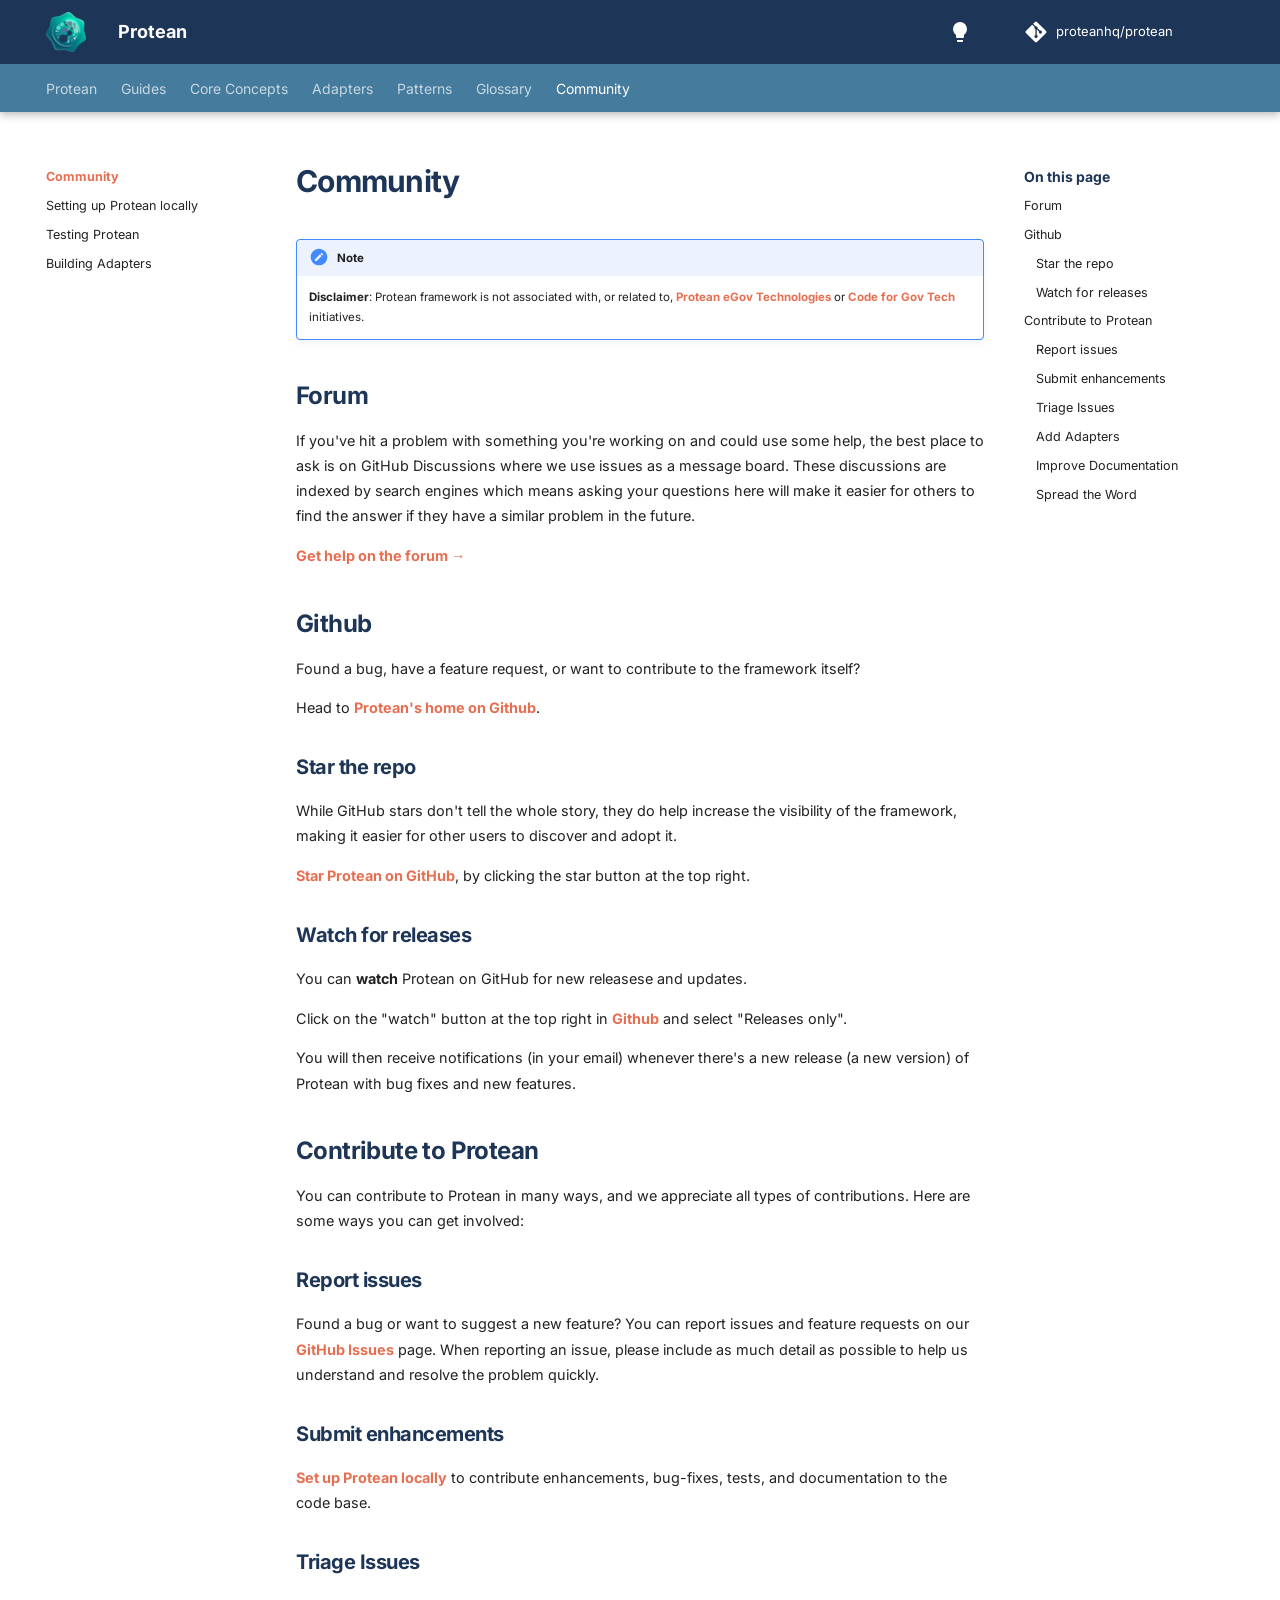
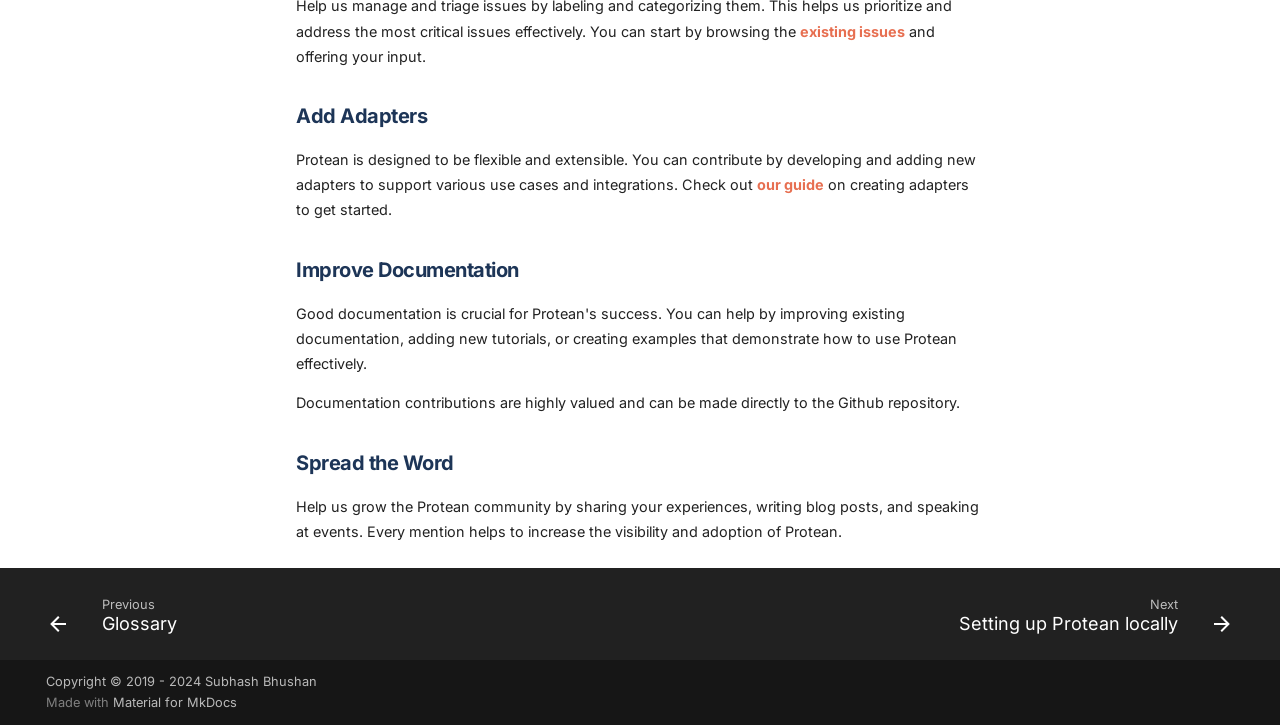
<file: community/index.html>
<!doctype html>
<html lang="en" class="no-js">
  <head>
    
      <meta charset="utf-8">
      <meta name="viewport" content="width=device-width,initial-scale=1">
      
      
      
        <link rel="canonical" href="https://docs.proteanhq.com/community/">
      
      
        <link rel="prev" href="../glossary/">
      
      
        <link rel="next" href="contributing/setup/">
      
      
      <link rel="icon" href="../assets/favicon.png">
      <meta name="generator" content="mkdocs-1.6.1, mkdocs-material-9.6.14">
    
    
      
        <title>Community - Protean</title>
      
    
    
      <link rel="stylesheet" href="../assets/stylesheets/main.342714a4.min.css">
      
        
        <link rel="stylesheet" href="../assets/stylesheets/palette.06af60db.min.css">
      
      


    
    
      
    
    
      
        
        
        
        <link rel="stylesheet" href="../assets/external/fonts.googleapis.com/css.56f7ac64.css">
        <style>:root{--md-text-font:"Inter";--md-code-font:"JetBrains Mono"}</style>
      
    
    
      <link rel="stylesheet" href="../stylesheets/extra.css">
    
    <script>__md_scope=new URL("..",location),__md_hash=e=>[...e].reduce(((e,_)=>(e<<5)-e+_.charCodeAt(0)),0),__md_get=(e,_=localStorage,t=__md_scope)=>JSON.parse(_.getItem(t.pathname+"."+e)),__md_set=(e,_,t=localStorage,a=__md_scope)=>{try{t.setItem(a.pathname+"."+e,JSON.stringify(_))}catch(e){}}</script>
    
      

    
    
    
  </head>
  
  
    
    
      
    
    
    
    
    <body dir="ltr" data-md-color-scheme="default" data-md-color-primary="indigo" data-md-color-accent="indigo">
  
    
    <input class="md-toggle" data-md-toggle="drawer" type="checkbox" id="__drawer" autocomplete="off">
    <input class="md-toggle" data-md-toggle="search" type="checkbox" id="__search" autocomplete="off">
    <label class="md-overlay" for="__drawer"></label>
    <div data-md-component="skip">
      
        
        <a href="#community" class="md-skip">
          Skip to content
        </a>
      
    </div>
    <div data-md-component="announce">
      
    </div>
    
    
      

  

<header class="md-header md-header--shadow md-header--lifted" data-md-component="header">
  <nav class="md-header__inner md-grid" aria-label="Header">
    <a href=".." title="Protean" class="md-header__button md-logo" aria-label="Protean" data-md-component="logo">
      
  <img src="../assets/logo.png" alt="logo">

    </a>
    <label class="md-header__button md-icon" for="__drawer">
      
      <svg xmlns="http://www.w3.org/2000/svg" viewBox="0 0 24 24"><path d="M3 6h18v2H3zm0 5h18v2H3zm0 5h18v2H3z"/></svg>
    </label>
    <div class="md-header__title" data-md-component="header-title">
      <div class="md-header__ellipsis">
        <div class="md-header__topic">
          <span class="md-ellipsis">
            Protean
          </span>
        </div>
        <div class="md-header__topic" data-md-component="header-topic">
          <span class="md-ellipsis">
            
              Community
            
          </span>
        </div>
      </div>
    </div>
    
      
        <form class="md-header__option" data-md-component="palette">
  
    
    
    
    <input class="md-option" data-md-color-media="(prefers-color-scheme: light)" data-md-color-scheme="default" data-md-color-primary="indigo" data-md-color-accent="indigo"  aria-label="Switch to dark mode"  type="radio" name="__palette" id="__palette_0">
    
      <label class="md-header__button md-icon" title="Switch to dark mode" for="__palette_1" hidden>
        <svg xmlns="http://www.w3.org/2000/svg" viewBox="0 0 24 24"><path d="M12 2a7 7 0 0 0-7 7c0 2.38 1.19 4.47 3 5.74V17a1 1 0 0 0 1 1h6a1 1 0 0 0 1-1v-2.26c1.81-1.27 3-3.36 3-5.74a7 7 0 0 0-7-7M9 21a1 1 0 0 0 1 1h4a1 1 0 0 0 1-1v-1H9z"/></svg>
      </label>
    
  
    
    
    
    <input class="md-option" data-md-color-media="(prefers-color-scheme: dark)" data-md-color-scheme="slate" data-md-color-primary="indigo" data-md-color-accent="indigo"  aria-label="Switch to light mode"  type="radio" name="__palette" id="__palette_1">
    
      <label class="md-header__button md-icon" title="Switch to light mode" for="__palette_0" hidden>
        <svg xmlns="http://www.w3.org/2000/svg" viewBox="0 0 24 24"><path d="M12 2a7 7 0 0 1 7 7c0 2.38-1.19 4.47-3 5.74V17a1 1 0 0 1-1 1H9a1 1 0 0 1-1-1v-2.26C6.19 13.47 5 11.38 5 9a7 7 0 0 1 7-7M9 21v-1h6v1a1 1 0 0 1-1 1h-4a1 1 0 0 1-1-1m3-17a5 5 0 0 0-5 5c0 2.05 1.23 3.81 3 4.58V16h4v-2.42c1.77-.77 3-2.53 3-4.58a5 5 0 0 0-5-5"/></svg>
      </label>
    
  
</form>
      
    
    
      <script>var palette=__md_get("__palette");if(palette&&palette.color){if("(prefers-color-scheme)"===palette.color.media){var media=matchMedia("(prefers-color-scheme: light)"),input=document.querySelector(media.matches?"[data-md-color-media='(prefers-color-scheme: light)']":"[data-md-color-media='(prefers-color-scheme: dark)']");palette.color.media=input.getAttribute("data-md-color-media"),palette.color.scheme=input.getAttribute("data-md-color-scheme"),palette.color.primary=input.getAttribute("data-md-color-primary"),palette.color.accent=input.getAttribute("data-md-color-accent")}for(var[key,value]of Object.entries(palette.color))document.body.setAttribute("data-md-color-"+key,value)}</script>
    
    
    
    
      <div class="md-header__source">
        <a href="https://github.com/proteanhq/protean" title="Go to repository" class="md-source" data-md-component="source">
  <div class="md-source__icon md-icon">
    
    <svg xmlns="http://www.w3.org/2000/svg" viewBox="0 0 448 512"><!--! Font Awesome Free 6.7.2 by @fontawesome - https://fontawesome.com License - https://fontawesome.com/license/free (Icons: CC BY 4.0, Fonts: SIL OFL 1.1, Code: MIT License) Copyright 2024 Fonticons, Inc.--><path d="M439.55 236.05 244 40.45a28.87 28.87 0 0 0-40.81 0l-40.66 40.63 51.52 51.52c27.06-9.14 52.68 16.77 43.39 43.68l49.66 49.66c34.23-11.8 61.18 31 35.47 56.69-26.49 26.49-70.21-2.87-56-37.34L240.22 199v121.85c25.3 12.54 22.26 41.85 9.08 55a34.34 34.34 0 0 1-48.55 0c-17.57-17.6-11.07-46.91 11.25-56v-123c-20.8-8.51-24.6-30.74-18.64-45L142.57 101 8.45 235.14a28.86 28.86 0 0 0 0 40.81l195.61 195.6a28.86 28.86 0 0 0 40.8 0l194.69-194.69a28.86 28.86 0 0 0 0-40.81"/></svg>
  </div>
  <div class="md-source__repository">
    proteanhq/protean
  </div>
</a>
      </div>
    
  </nav>
  
    
      
<nav class="md-tabs" aria-label="Tabs" data-md-component="tabs">
  <div class="md-grid">
    <ul class="md-tabs__list">
      
        
  
  
  
  
    
    
      <li class="md-tabs__item">
        <a href=".." class="md-tabs__link">
          
  
  
    
  
  Protean

        </a>
      </li>
    
  

      
        
  
  
  
  
    
    
      <li class="md-tabs__item">
        <a href="../guides/getting-started/installation/" class="md-tabs__link">
          
  
  
    
  
  Guides

        </a>
      </li>
    
  

      
        
  
  
  
  
    
    
      
  
  
  
  
    
    
      <li class="md-tabs__item">
        <a href="../core-concepts/ddd/" class="md-tabs__link">
          
  
  
    
  
  Core Concepts

        </a>
      </li>
    
  

    
  

      
        
  
  
  
  
    
    
      <li class="md-tabs__item">
        <a href="../adapters/" class="md-tabs__link">
          
  
  
    
  
  Adapters

        </a>
      </li>
    
  

      
        
  
  
  
  
    
    
      <li class="md-tabs__item">
        <a href="../patterns/" class="md-tabs__link">
          
  
  
    
  
  Patterns

        </a>
      </li>
    
  

      
        
  
  
  
  
    <li class="md-tabs__item">
      <a href="../glossary/" class="md-tabs__link">
        
  
  
    
  
  Glossary

      </a>
    </li>
  

      
        
  
  
  
    
  
  
    
    
      <li class="md-tabs__item md-tabs__item--active">
        <a href="./" class="md-tabs__link">
          
  
  
    
  
  Community

        </a>
      </li>
    
  

      
    </ul>
  </div>
</nav>
    
  
</header>
    
    <div class="md-container" data-md-component="container">
      
      
        
      
      <main class="md-main" data-md-component="main">
        <div class="md-main__inner md-grid">
          
            
              
              <div class="md-sidebar md-sidebar--primary" data-md-component="sidebar" data-md-type="navigation" >
                <div class="md-sidebar__scrollwrap">
                  <div class="md-sidebar__inner">
                    


  


<nav class="md-nav md-nav--primary md-nav--lifted" aria-label="Navigation" data-md-level="0">
  <label class="md-nav__title" for="__drawer">
    <a href=".." title="Protean" class="md-nav__button md-logo" aria-label="Protean" data-md-component="logo">
      
  <img src="../assets/logo.png" alt="logo">

    </a>
    Protean
  </label>
  
    <div class="md-nav__source">
      <a href="https://github.com/proteanhq/protean" title="Go to repository" class="md-source" data-md-component="source">
  <div class="md-source__icon md-icon">
    
    <svg xmlns="http://www.w3.org/2000/svg" viewBox="0 0 448 512"><!--! Font Awesome Free 6.7.2 by @fontawesome - https://fontawesome.com License - https://fontawesome.com/license/free (Icons: CC BY 4.0, Fonts: SIL OFL 1.1, Code: MIT License) Copyright 2024 Fonticons, Inc.--><path d="M439.55 236.05 244 40.45a28.87 28.87 0 0 0-40.81 0l-40.66 40.63 51.52 51.52c27.06-9.14 52.68 16.77 43.39 43.68l49.66 49.66c34.23-11.8 61.18 31 35.47 56.69-26.49 26.49-70.21-2.87-56-37.34L240.22 199v121.85c25.3 12.54 22.26 41.85 9.08 55a34.34 34.34 0 0 1-48.55 0c-17.57-17.6-11.07-46.91 11.25-56v-123c-20.8-8.51-24.6-30.74-18.64-45L142.57 101 8.45 235.14a28.86 28.86 0 0 0 0 40.81l195.61 195.6a28.86 28.86 0 0 0 40.8 0l194.69-194.69a28.86 28.86 0 0 0 0-40.81"/></svg>
  </div>
  <div class="md-source__repository">
    proteanhq/protean
  </div>
</a>
    </div>
  
  <ul class="md-nav__list" data-md-scrollfix>
    
      
      
  
  
  
  
    
    
      
        
          
        
      
        
      
        
      
        
      
    
    
    
      
      
        
      
    
    
      
        
        
      
    
    <li class="md-nav__item md-nav__item--pruned md-nav__item--nested">
      
        
  
  
  
    <a href=".." class="md-nav__link">
      
  
  
  <span class="md-ellipsis">
    Protean
    
  </span>
  

      
        <span class="md-nav__icon md-icon"></span>
      
    </a>
  

      
    </li>
  

    
      
      
  
  
  
  
    
    
      
        
      
        
      
        
      
        
      
        
      
    
    
    
      
      
        
      
    
    
      
        
        
      
    
    <li class="md-nav__item md-nav__item--pruned md-nav__item--nested">
      
        
  
  
  
    <a href="../guides/getting-started/installation/" class="md-nav__link">
      
  
  
  <span class="md-ellipsis">
    Guides
    
  </span>
  

      
        <span class="md-nav__icon md-icon"></span>
      
    </a>
  

      
    </li>
  

    
      
      
  
  
  
  
    
    
      
        
      
        
      
    
    
    
      
      
        
      
    
    
      
        
        
      
    
    <li class="md-nav__item md-nav__item--pruned md-nav__item--nested">
      
        
  
  
  
    
  
  
  
    <a href="../core-concepts/ddd/" class="md-nav__link">
      
  
  
  <span class="md-ellipsis">
    Core Concepts
    
  </span>
  

      
        <span class="md-nav__icon md-icon"></span>
      
    </a>
  

  

      
    </li>
  

    
      
      
  
  
  
  
    
    
      
        
          
        
      
        
      
        
      
        
      
        
      
        
      
    
    
    
      
      
        
      
    
    
      
        
        
      
    
    <li class="md-nav__item md-nav__item--pruned md-nav__item--nested">
      
        
  
  
  
    <a href="../adapters/" class="md-nav__link">
      
  
  
  <span class="md-ellipsis">
    Adapters
    
  </span>
  

      
        <span class="md-nav__icon md-icon"></span>
      
    </a>
  

      
    </li>
  

    
      
      
  
  
  
  
    
    
      
        
          
        
      
    
    
    
      
      
        
      
    
    
      
        
        
      
    
    <li class="md-nav__item md-nav__item--pruned md-nav__item--nested">
      
        
  
  
  
    <a href="../patterns/" class="md-nav__link">
      
  
  
  <span class="md-ellipsis">
    Patterns
    
  </span>
  

      
        <span class="md-nav__icon md-icon"></span>
      
    </a>
  

      
    </li>
  

    
      
      
  
  
  
  
    <li class="md-nav__item">
      <a href="../glossary/" class="md-nav__link">
        
  
  
  <span class="md-ellipsis">
    Glossary
    
  </span>
  

      </a>
    </li>
  

    
      
      
  
  
    
  
  
  
    
    
      
        
          
        
      
        
      
        
      
        
      
    
    
    
      
        
        
      
      
        
      
    
    
      
    
    <li class="md-nav__item md-nav__item--active md-nav__item--section md-nav__item--nested">
      
        
        
        <input class="md-nav__toggle md-toggle " type="checkbox" id="__nav_7" checked>
        
          
          <div class="md-nav__link md-nav__container">
            <a href="./" class="md-nav__link md-nav__link--active">
              
  
  
  <span class="md-ellipsis">
    Community
    
  </span>
  

            </a>
            
              
              <label class="md-nav__link md-nav__link--active" for="__nav_7" id="__nav_7_label" tabindex="">
                <span class="md-nav__icon md-icon"></span>
              </label>
            
          </div>
        
        <nav class="md-nav" data-md-level="1" aria-labelledby="__nav_7_label" aria-expanded="true">
          <label class="md-nav__title" for="__nav_7">
            <span class="md-nav__icon md-icon"></span>
            Community
          </label>
          <ul class="md-nav__list" data-md-scrollfix>
            
              
            
              
                
  
  
  
  
    <li class="md-nav__item">
      <a href="contributing/setup/" class="md-nav__link">
        
  
  
  <span class="md-ellipsis">
    Setting up Protean locally
    
  </span>
  

      </a>
    </li>
  

              
            
              
                
  
  
  
  
    <li class="md-nav__item">
      <a href="contributing/testing/" class="md-nav__link">
        
  
  
  <span class="md-ellipsis">
    Testing Protean
    
  </span>
  

      </a>
    </li>
  

              
            
              
                
  
  
  
  
    <li class="md-nav__item">
      <a href="contributing/adapters/" class="md-nav__link">
        
  
  
  <span class="md-ellipsis">
    Building Adapters
    
  </span>
  

      </a>
    </li>
  

              
            
          </ul>
        </nav>
      
    </li>
  

    
  </ul>
</nav>
                  </div>
                </div>
              </div>
            
            
              
              <div class="md-sidebar md-sidebar--secondary" data-md-component="sidebar" data-md-type="toc" >
                <div class="md-sidebar__scrollwrap">
                  <div class="md-sidebar__inner">
                    

<nav class="md-nav md-nav--secondary" aria-label="On this page">
  
  
  
    
  
  
    <label class="md-nav__title" for="__toc">
      <span class="md-nav__icon md-icon"></span>
      On this page
    </label>
    <ul class="md-nav__list" data-md-component="toc" data-md-scrollfix>
      
        <li class="md-nav__item">
  <a href="#forum" class="md-nav__link">
    <span class="md-ellipsis">
      Forum
    </span>
  </a>
  
</li>
      
        <li class="md-nav__item">
  <a href="#github" class="md-nav__link">
    <span class="md-ellipsis">
      Github
    </span>
  </a>
  
    <nav class="md-nav" aria-label="Github">
      <ul class="md-nav__list">
        
          <li class="md-nav__item">
  <a href="#star-the-repo" class="md-nav__link">
    <span class="md-ellipsis">
      Star the repo
    </span>
  </a>
  
</li>
        
          <li class="md-nav__item">
  <a href="#watch-for-releases" class="md-nav__link">
    <span class="md-ellipsis">
      Watch for releases
    </span>
  </a>
  
</li>
        
      </ul>
    </nav>
  
</li>
      
        <li class="md-nav__item">
  <a href="#contribute-to-protean" class="md-nav__link">
    <span class="md-ellipsis">
      Contribute to Protean
    </span>
  </a>
  
    <nav class="md-nav" aria-label="Contribute to Protean">
      <ul class="md-nav__list">
        
          <li class="md-nav__item">
  <a href="#report-issues" class="md-nav__link">
    <span class="md-ellipsis">
      Report issues
    </span>
  </a>
  
</li>
        
          <li class="md-nav__item">
  <a href="#submit-enhancements" class="md-nav__link">
    <span class="md-ellipsis">
      Submit enhancements
    </span>
  </a>
  
</li>
        
          <li class="md-nav__item">
  <a href="#triage-issues" class="md-nav__link">
    <span class="md-ellipsis">
      Triage Issues
    </span>
  </a>
  
</li>
        
          <li class="md-nav__item">
  <a href="#add-adapters" class="md-nav__link">
    <span class="md-ellipsis">
      Add Adapters
    </span>
  </a>
  
</li>
        
          <li class="md-nav__item">
  <a href="#improve-documentation" class="md-nav__link">
    <span class="md-ellipsis">
      Improve Documentation
    </span>
  </a>
  
</li>
        
          <li class="md-nav__item">
  <a href="#spread-the-word" class="md-nav__link">
    <span class="md-ellipsis">
      Spread the Word
    </span>
  </a>
  
</li>
        
      </ul>
    </nav>
  
</li>
      
    </ul>
  
</nav>
                  </div>
                </div>
              </div>
            
          
          
            <div class="md-content" data-md-component="content">
              <article class="md-content__inner md-typeset">
                
                  


  
  


<h1 id="community">Community</h1>
<div class="admonition note">
<p class="admonition-title">Note</p>
<p><strong>Disclaimer</strong>: Protean framework is not associated with, or related to, <a href="https://www.proteantech.in/">Protean eGov Technologies</a> or <a href="https://codeforgovtech.in/">Code for Gov Tech</a> initiatives.</p>
</div>
<h2 id="forum">Forum</h2>
<p>If you've hit a problem with something you're working on and could use some
help, the best place to ask is on GitHub Discussions where we use issues as a
message board. These discussions are indexed by search engines which means
asking your questions here will make it easier for others to find the answer
if they have a similar problem in the future.</p>
<p><a href="https://github.com/proteanhq/protean/discussions">Get help on the forum →</a></p>
<h2 id="github">Github</h2>
<p>Found a bug, have a feature request, or want to contribute to the framework
itself?</p>
<p>Head to <a href="https://github.com/proteanhq/protean">Protean's home on Github</a>.</p>
<h3 id="star-the-repo">Star the repo</h3>
<p>While GitHub stars don't tell the whole story, they do help increase the
visibility of the framework, making it easier for other users to discover and
adopt it.</p>
<p><a href="https://github.com/proteanhq/protean"><strong>Star</strong> Protean on GitHub</a>, by clicking
the star button at the top right.</p>
<h3 id="watch-for-releases">Watch for releases</h3>
<p>You can <strong>watch</strong> Protean on GitHub for new releasese and updates.</p>
<p>Click on the "watch" button at the top right in
<a href="https://github.com/proteanhq/protean">Github</a> and select "Releases only".</p>
<p>You will then receive notifications (in your email) whenever there's a new
release (a new version) of Protean with bug fixes and new features.</p>
<h2 id="contribute-to-protean">Contribute to Protean</h2>
<p>You can contribute to Protean in many ways, and we appreciate all types of
contributions. Here are some ways you can get involved:</p>
<h3 id="report-issues">Report issues</h3>
<p>Found a bug or want to suggest a new feature? You can report issues and feature
requests on our <a href="https://github.com/proteanhq/protean/issues">GitHub Issues</a>
page. When reporting an issue, please include as much detail as possible to
help us understand and resolve the problem quickly.</p>
<h3 id="submit-enhancements">Submit enhancements</h3>
<p><a href="contributing/setup/">Set up Protean locally</a> to contribute enhancements,
bug-fixes, tests, and documentation to the code base.</p>
<h3 id="triage-issues">Triage Issues</h3>
<p>Help us manage and triage issues by labeling and categorizing them.
This helps us prioritize and address the most critical issues effectively.
You can start by browsing the
<a href="https://github.com/proteanhq/protean/issues">existing issues</a> and offering
your input.</p>
<h3 id="add-adapters">Add Adapters</h3>
<p>Protean is designed to be flexible and extensible. You can contribute by
developing and adding new adapters to support various use cases and
integrations. Check out <a href="contributing/adapters/">our guide</a> on creating
adapters to get started.</p>
<h3 id="improve-documentation">Improve Documentation</h3>
<p>Good documentation is crucial for Protean's success. You can help by improving
existing documentation, adding new tutorials, or creating examples that
demonstrate how to use Protean effectively.</p>
<p>Documentation contributions are highly valued and can be made directly to the
Github repository.</p>
<h3 id="spread-the-word">Spread the Word</h3>
<p>Help us grow the Protean community by sharing your experiences, writing blog
posts, and speaking at events. Every mention helps to increase the visibility
and adoption of Protean.</p>












                
              </article>
            </div>
          
          
  <script>var tabs=__md_get("__tabs");if(Array.isArray(tabs))e:for(var set of document.querySelectorAll(".tabbed-set")){var labels=set.querySelector(".tabbed-labels");for(var tab of tabs)for(var label of labels.getElementsByTagName("label"))if(label.innerText.trim()===tab){var input=document.getElementById(label.htmlFor);input.checked=!0;continue e}}</script>

<script>var target=document.getElementById(location.hash.slice(1));target&&target.name&&(target.checked=target.name.startsWith("__tabbed_"))</script>
        </div>
        
          <button type="button" class="md-top md-icon" data-md-component="top" hidden>
  
  <svg xmlns="http://www.w3.org/2000/svg" viewBox="0 0 24 24"><path d="M13 20h-2V8l-5.5 5.5-1.42-1.42L12 4.16l7.92 7.92-1.42 1.42L13 8z"/></svg>
  Back to top
</button>
        
      </main>
      
        <footer class="md-footer">
  
    
      
      <nav class="md-footer__inner md-grid" aria-label="Footer" >
        
          
          <a href="../glossary/" class="md-footer__link md-footer__link--prev" aria-label="Previous: Glossary">
            <div class="md-footer__button md-icon">
              
              <svg xmlns="http://www.w3.org/2000/svg" viewBox="0 0 24 24"><path d="M20 11v2H8l5.5 5.5-1.42 1.42L4.16 12l7.92-7.92L13.5 5.5 8 11z"/></svg>
            </div>
            <div class="md-footer__title">
              <span class="md-footer__direction">
                Previous
              </span>
              <div class="md-ellipsis">
                Glossary
              </div>
            </div>
          </a>
        
        
          
          <a href="contributing/setup/" class="md-footer__link md-footer__link--next" aria-label="Next: Setting up Protean locally">
            <div class="md-footer__title">
              <span class="md-footer__direction">
                Next
              </span>
              <div class="md-ellipsis">
                Setting up Protean locally
              </div>
            </div>
            <div class="md-footer__button md-icon">
              
              <svg xmlns="http://www.w3.org/2000/svg" viewBox="0 0 24 24"><path d="M4 11v2h12l-5.5 5.5 1.42 1.42L19.84 12l-7.92-7.92L10.5 5.5 16 11z"/></svg>
            </div>
          </a>
        
      </nav>
    
  
  <div class="md-footer-meta md-typeset">
    <div class="md-footer-meta__inner md-grid">
      <div class="md-copyright">
  
    <div class="md-copyright__highlight">
      Copyright &copy; 2019 - 2024 Subhash Bhushan
    </div>
  
  
    Made with
    <a href="https://squidfunk.github.io/mkdocs-material/" target="_blank" rel="noopener">
      Material for MkDocs
    </a>
  
</div>
      
    </div>
  </div>
</footer>
      
    </div>
    <div class="md-dialog" data-md-component="dialog">
      <div class="md-dialog__inner md-typeset"></div>
    </div>
    
      <div class="md-progress" data-md-component="progress" role="progressbar"></div>
    
    
    
      
      <script id="__config" type="application/json">{"base": "..", "features": ["content.code.annotate", "content.code.copy", "content.code.select", "content.tabs.link", "content.tooltips", "navigation.expand", "navigation.footer", "navigation.indexes", "navigation.instant", "navigation.instant.prefetch", "navigation.instant.progress", "navigation.path", "navigation.prune", "navigation.sections", "navigation.tabs", "navigation.tabs.sticky", "navigation.top", "navigation.tracking", "search.highlight", "search.suggest", "toc.follow"], "search": "../assets/javascripts/workers/search.d50fe291.min.js", "tags": null, "translations": {"clipboard.copied": "Copied to clipboard", "clipboard.copy": "Copy to clipboard", "search.result.more.one": "1 more on this page", "search.result.more.other": "# more on this page", "search.result.none": "No matching documents", "search.result.one": "1 matching document", "search.result.other": "# matching documents", "search.result.placeholder": "Type to start searching", "search.result.term.missing": "Missing", "select.version": "Select version"}, "version": null}</script>
    
    
      <script src="../assets/javascripts/bundle.13a4f30d.min.js"></script>
      
    
  </body>
</html>
</file>
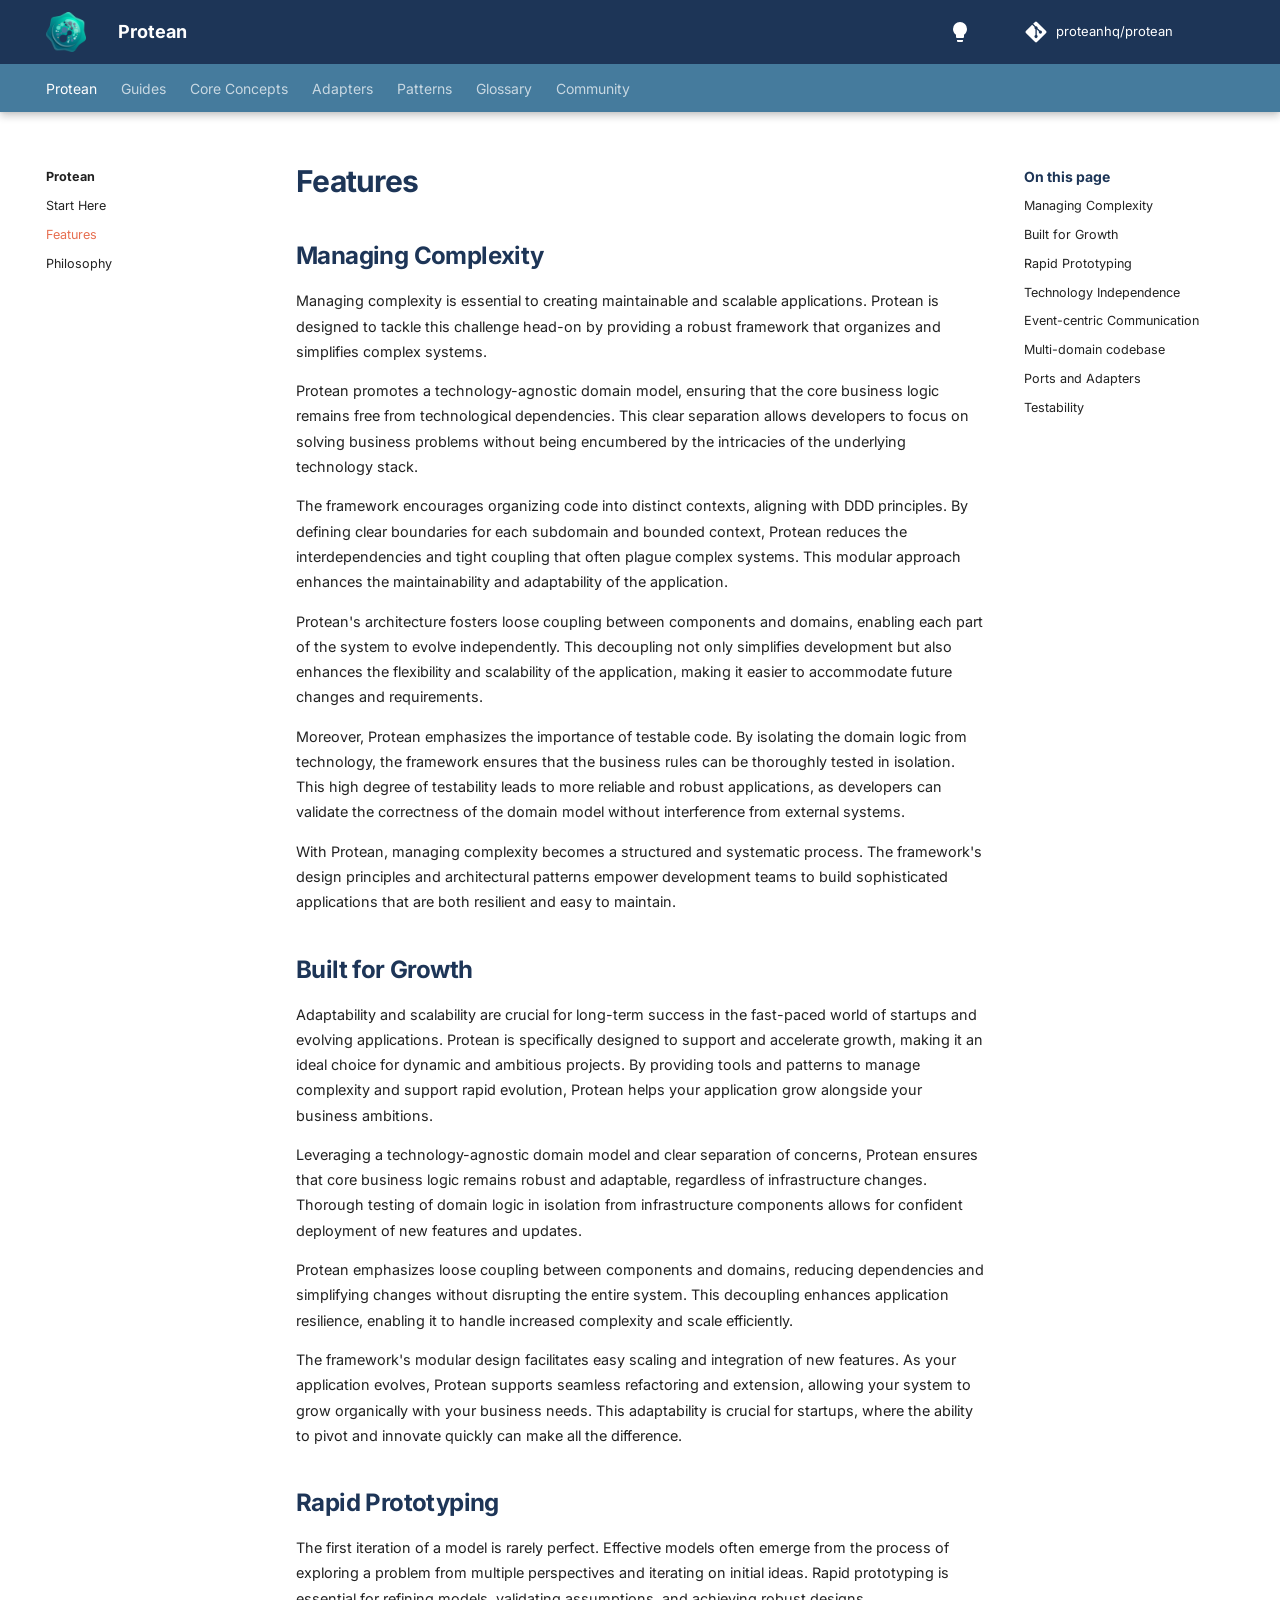
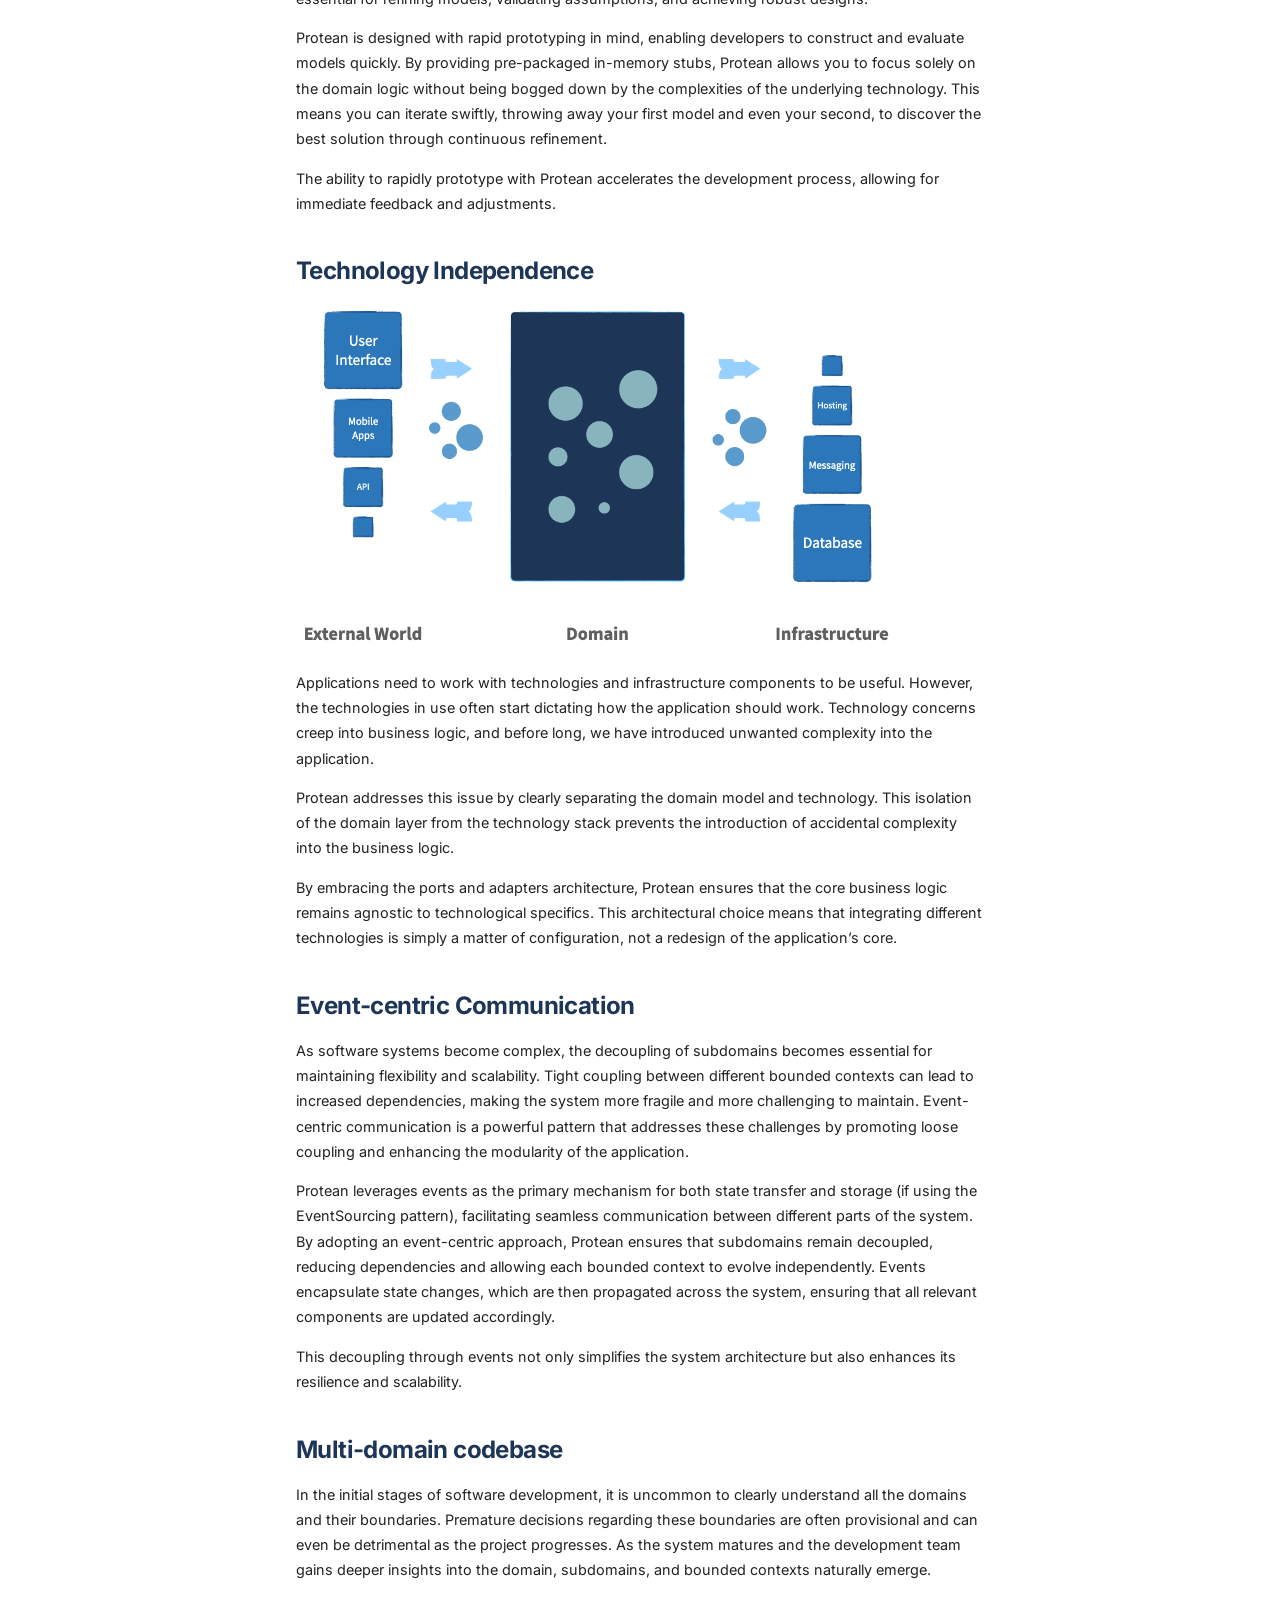
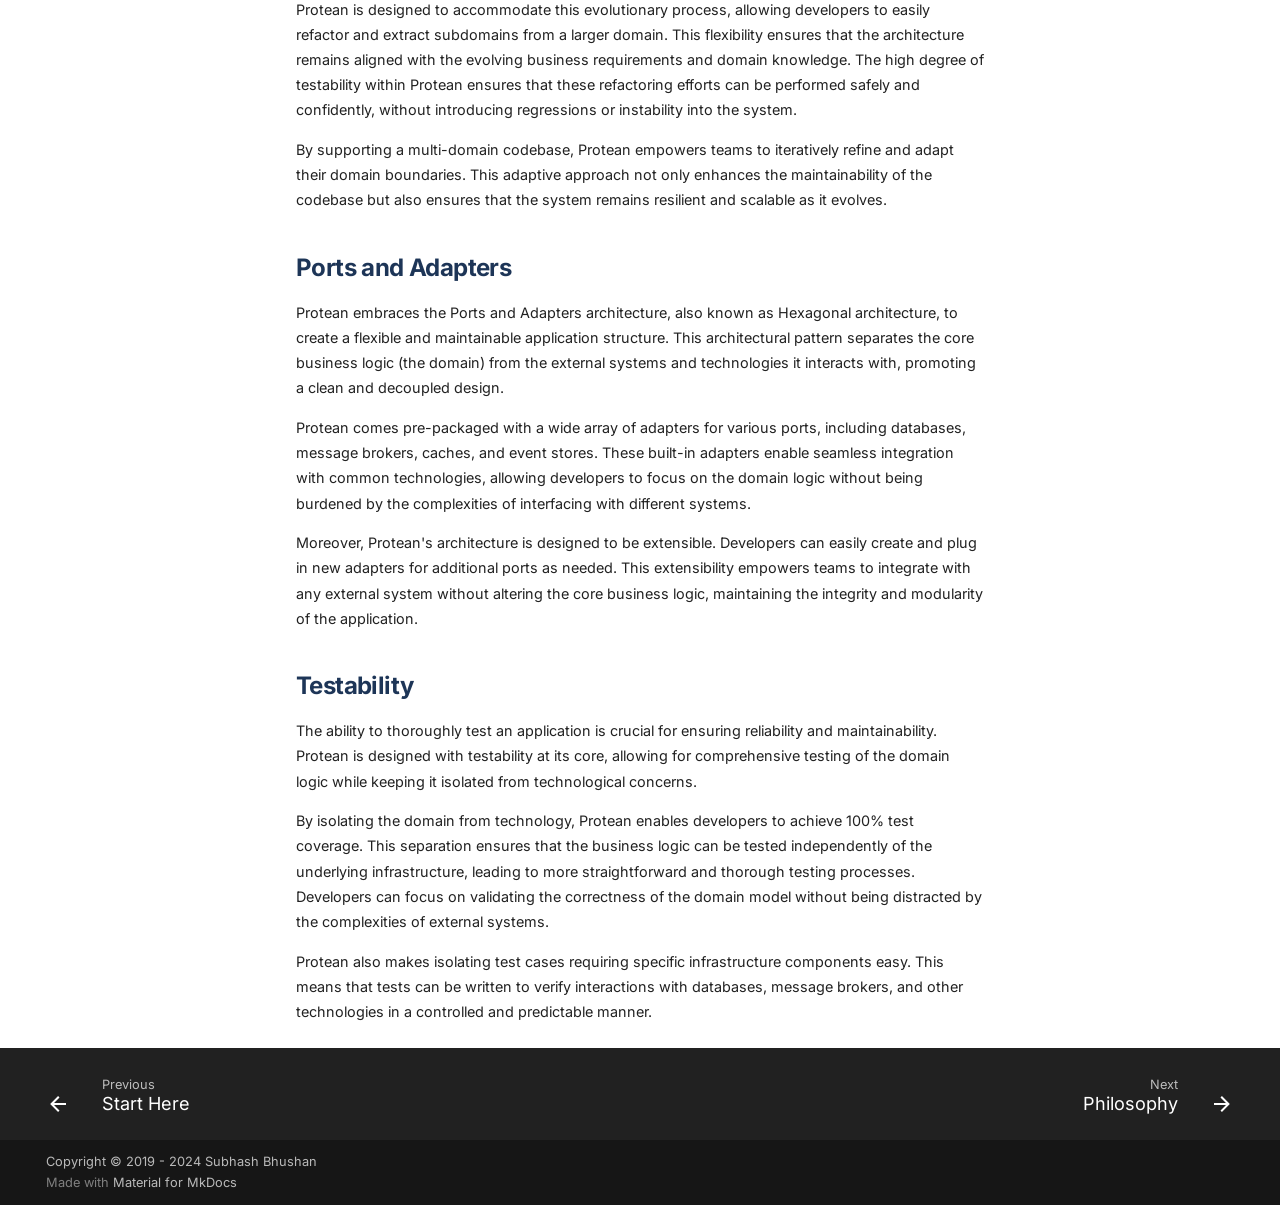
<file: features/index.html>
<!doctype html>
<html lang="en" class="no-js">
  <head>
    
      <meta charset="utf-8">
      <meta name="viewport" content="width=device-width,initial-scale=1">
      
      
      
        <link rel="canonical" href="https://docs.proteanhq.com/features/">
      
      
        <link rel="prev" href="../start-here/">
      
      
        <link rel="next" href="../core-concepts/philosophy/">
      
      
      <link rel="icon" href="../assets/favicon.png">
      <meta name="generator" content="mkdocs-1.6.1, mkdocs-material-9.6.14">
    
    
      
        <title>Features - Protean</title>
      
    
    
      <link rel="stylesheet" href="../assets/stylesheets/main.342714a4.min.css">
      
        
        <link rel="stylesheet" href="../assets/stylesheets/palette.06af60db.min.css">
      
      


    
    
      
    
    
      
        
        
        
        <link rel="stylesheet" href="../assets/external/fonts.googleapis.com/css.56f7ac64.css">
        <style>:root{--md-text-font:"Inter";--md-code-font:"JetBrains Mono"}</style>
      
    
    
      <link rel="stylesheet" href="../stylesheets/extra.css">
    
    <script>__md_scope=new URL("..",location),__md_hash=e=>[...e].reduce(((e,_)=>(e<<5)-e+_.charCodeAt(0)),0),__md_get=(e,_=localStorage,t=__md_scope)=>JSON.parse(_.getItem(t.pathname+"."+e)),__md_set=(e,_,t=localStorage,a=__md_scope)=>{try{t.setItem(a.pathname+"."+e,JSON.stringify(_))}catch(e){}}</script>
    
      

    
    
    
  </head>
  
  
    
    
      
    
    
    
    
    <body dir="ltr" data-md-color-scheme="default" data-md-color-primary="indigo" data-md-color-accent="indigo">
  
    
    <input class="md-toggle" data-md-toggle="drawer" type="checkbox" id="__drawer" autocomplete="off">
    <input class="md-toggle" data-md-toggle="search" type="checkbox" id="__search" autocomplete="off">
    <label class="md-overlay" for="__drawer"></label>
    <div data-md-component="skip">
      
        
        <a href="#features" class="md-skip">
          Skip to content
        </a>
      
    </div>
    <div data-md-component="announce">
      
    </div>
    
    
      

  

<header class="md-header md-header--shadow md-header--lifted" data-md-component="header">
  <nav class="md-header__inner md-grid" aria-label="Header">
    <a href=".." title="Protean" class="md-header__button md-logo" aria-label="Protean" data-md-component="logo">
      
  <img src="../assets/logo.png" alt="logo">

    </a>
    <label class="md-header__button md-icon" for="__drawer">
      
      <svg xmlns="http://www.w3.org/2000/svg" viewBox="0 0 24 24"><path d="M3 6h18v2H3zm0 5h18v2H3zm0 5h18v2H3z"/></svg>
    </label>
    <div class="md-header__title" data-md-component="header-title">
      <div class="md-header__ellipsis">
        <div class="md-header__topic">
          <span class="md-ellipsis">
            Protean
          </span>
        </div>
        <div class="md-header__topic" data-md-component="header-topic">
          <span class="md-ellipsis">
            
              Features
            
          </span>
        </div>
      </div>
    </div>
    
      
        <form class="md-header__option" data-md-component="palette">
  
    
    
    
    <input class="md-option" data-md-color-media="(prefers-color-scheme: light)" data-md-color-scheme="default" data-md-color-primary="indigo" data-md-color-accent="indigo"  aria-label="Switch to dark mode"  type="radio" name="__palette" id="__palette_0">
    
      <label class="md-header__button md-icon" title="Switch to dark mode" for="__palette_1" hidden>
        <svg xmlns="http://www.w3.org/2000/svg" viewBox="0 0 24 24"><path d="M12 2a7 7 0 0 0-7 7c0 2.38 1.19 4.47 3 5.74V17a1 1 0 0 0 1 1h6a1 1 0 0 0 1-1v-2.26c1.81-1.27 3-3.36 3-5.74a7 7 0 0 0-7-7M9 21a1 1 0 0 0 1 1h4a1 1 0 0 0 1-1v-1H9z"/></svg>
      </label>
    
  
    
    
    
    <input class="md-option" data-md-color-media="(prefers-color-scheme: dark)" data-md-color-scheme="slate" data-md-color-primary="indigo" data-md-color-accent="indigo"  aria-label="Switch to light mode"  type="radio" name="__palette" id="__palette_1">
    
      <label class="md-header__button md-icon" title="Switch to light mode" for="__palette_0" hidden>
        <svg xmlns="http://www.w3.org/2000/svg" viewBox="0 0 24 24"><path d="M12 2a7 7 0 0 1 7 7c0 2.38-1.19 4.47-3 5.74V17a1 1 0 0 1-1 1H9a1 1 0 0 1-1-1v-2.26C6.19 13.47 5 11.38 5 9a7 7 0 0 1 7-7M9 21v-1h6v1a1 1 0 0 1-1 1h-4a1 1 0 0 1-1-1m3-17a5 5 0 0 0-5 5c0 2.05 1.23 3.81 3 4.58V16h4v-2.42c1.77-.77 3-2.53 3-4.58a5 5 0 0 0-5-5"/></svg>
      </label>
    
  
</form>
      
    
    
      <script>var palette=__md_get("__palette");if(palette&&palette.color){if("(prefers-color-scheme)"===palette.color.media){var media=matchMedia("(prefers-color-scheme: light)"),input=document.querySelector(media.matches?"[data-md-color-media='(prefers-color-scheme: light)']":"[data-md-color-media='(prefers-color-scheme: dark)']");palette.color.media=input.getAttribute("data-md-color-media"),palette.color.scheme=input.getAttribute("data-md-color-scheme"),palette.color.primary=input.getAttribute("data-md-color-primary"),palette.color.accent=input.getAttribute("data-md-color-accent")}for(var[key,value]of Object.entries(palette.color))document.body.setAttribute("data-md-color-"+key,value)}</script>
    
    
    
    
      <div class="md-header__source">
        <a href="https://github.com/proteanhq/protean" title="Go to repository" class="md-source" data-md-component="source">
  <div class="md-source__icon md-icon">
    
    <svg xmlns="http://www.w3.org/2000/svg" viewBox="0 0 448 512"><!--! Font Awesome Free 6.7.2 by @fontawesome - https://fontawesome.com License - https://fontawesome.com/license/free (Icons: CC BY 4.0, Fonts: SIL OFL 1.1, Code: MIT License) Copyright 2024 Fonticons, Inc.--><path d="M439.55 236.05 244 40.45a28.87 28.87 0 0 0-40.81 0l-40.66 40.63 51.52 51.52c27.06-9.14 52.68 16.77 43.39 43.68l49.66 49.66c34.23-11.8 61.18 31 35.47 56.69-26.49 26.49-70.21-2.87-56-37.34L240.22 199v121.85c25.3 12.54 22.26 41.85 9.08 55a34.34 34.34 0 0 1-48.55 0c-17.57-17.6-11.07-46.91 11.25-56v-123c-20.8-8.51-24.6-30.74-18.64-45L142.57 101 8.45 235.14a28.86 28.86 0 0 0 0 40.81l195.61 195.6a28.86 28.86 0 0 0 40.8 0l194.69-194.69a28.86 28.86 0 0 0 0-40.81"/></svg>
  </div>
  <div class="md-source__repository">
    proteanhq/protean
  </div>
</a>
      </div>
    
  </nav>
  
    
      
<nav class="md-tabs" aria-label="Tabs" data-md-component="tabs">
  <div class="md-grid">
    <ul class="md-tabs__list">
      
        
  
  
  
    
  
  
    
    
      <li class="md-tabs__item md-tabs__item--active">
        <a href=".." class="md-tabs__link">
          
  
  
    
  
  Protean

        </a>
      </li>
    
  

      
        
  
  
  
  
    
    
      <li class="md-tabs__item">
        <a href="../guides/getting-started/installation/" class="md-tabs__link">
          
  
  
    
  
  Guides

        </a>
      </li>
    
  

      
        
  
  
  
  
    
    
      
  
  
  
  
    
    
      <li class="md-tabs__item">
        <a href="../core-concepts/ddd/" class="md-tabs__link">
          
  
  
    
  
  Core Concepts

        </a>
      </li>
    
  

    
  

      
        
  
  
  
  
    
    
      <li class="md-tabs__item">
        <a href="../adapters/" class="md-tabs__link">
          
  
  
    
  
  Adapters

        </a>
      </li>
    
  

      
        
  
  
  
  
    
    
      <li class="md-tabs__item">
        <a href="../patterns/" class="md-tabs__link">
          
  
  
    
  
  Patterns

        </a>
      </li>
    
  

      
        
  
  
  
  
    <li class="md-tabs__item">
      <a href="../glossary/" class="md-tabs__link">
        
  
  
    
  
  Glossary

      </a>
    </li>
  

      
        
  
  
  
  
    
    
      <li class="md-tabs__item">
        <a href="../community/" class="md-tabs__link">
          
  
  
    
  
  Community

        </a>
      </li>
    
  

      
    </ul>
  </div>
</nav>
    
  
</header>
    
    <div class="md-container" data-md-component="container">
      
      
        
      
      <main class="md-main" data-md-component="main">
        <div class="md-main__inner md-grid">
          
            
              
              <div class="md-sidebar md-sidebar--primary" data-md-component="sidebar" data-md-type="navigation" >
                <div class="md-sidebar__scrollwrap">
                  <div class="md-sidebar__inner">
                    


  


<nav class="md-nav md-nav--primary md-nav--lifted" aria-label="Navigation" data-md-level="0">
  <label class="md-nav__title" for="__drawer">
    <a href=".." title="Protean" class="md-nav__button md-logo" aria-label="Protean" data-md-component="logo">
      
  <img src="../assets/logo.png" alt="logo">

    </a>
    Protean
  </label>
  
    <div class="md-nav__source">
      <a href="https://github.com/proteanhq/protean" title="Go to repository" class="md-source" data-md-component="source">
  <div class="md-source__icon md-icon">
    
    <svg xmlns="http://www.w3.org/2000/svg" viewBox="0 0 448 512"><!--! Font Awesome Free 6.7.2 by @fontawesome - https://fontawesome.com License - https://fontawesome.com/license/free (Icons: CC BY 4.0, Fonts: SIL OFL 1.1, Code: MIT License) Copyright 2024 Fonticons, Inc.--><path d="M439.55 236.05 244 40.45a28.87 28.87 0 0 0-40.81 0l-40.66 40.63 51.52 51.52c27.06-9.14 52.68 16.77 43.39 43.68l49.66 49.66c34.23-11.8 61.18 31 35.47 56.69-26.49 26.49-70.21-2.87-56-37.34L240.22 199v121.85c25.3 12.54 22.26 41.85 9.08 55a34.34 34.34 0 0 1-48.55 0c-17.57-17.6-11.07-46.91 11.25-56v-123c-20.8-8.51-24.6-30.74-18.64-45L142.57 101 8.45 235.14a28.86 28.86 0 0 0 0 40.81l195.61 195.6a28.86 28.86 0 0 0 40.8 0l194.69-194.69a28.86 28.86 0 0 0 0-40.81"/></svg>
  </div>
  <div class="md-source__repository">
    proteanhq/protean
  </div>
</a>
    </div>
  
  <ul class="md-nav__list" data-md-scrollfix>
    
      
      
  
  
    
  
  
  
    
    
      
        
          
        
      
        
      
        
      
        
      
    
    
    
      
        
        
      
      
        
      
    
    
      
    
    <li class="md-nav__item md-nav__item--active md-nav__item--section md-nav__item--nested">
      
        
        
        <input class="md-nav__toggle md-toggle " type="checkbox" id="__nav_1" checked>
        
          
          <div class="md-nav__link md-nav__container">
            <a href=".." class="md-nav__link ">
              
  
  
  <span class="md-ellipsis">
    Protean
    
  </span>
  

            </a>
            
              
              <label class="md-nav__link " for="__nav_1" id="__nav_1_label" tabindex="">
                <span class="md-nav__icon md-icon"></span>
              </label>
            
          </div>
        
        <nav class="md-nav" data-md-level="1" aria-labelledby="__nav_1_label" aria-expanded="true">
          <label class="md-nav__title" for="__nav_1">
            <span class="md-nav__icon md-icon"></span>
            Protean
          </label>
          <ul class="md-nav__list" data-md-scrollfix>
            
              
            
              
                
  
  
  
  
    <li class="md-nav__item">
      <a href="../start-here/" class="md-nav__link">
        
  
  
  <span class="md-ellipsis">
    Start Here
    
  </span>
  

      </a>
    </li>
  

              
            
              
                
  
  
    
  
  
  
    <li class="md-nav__item md-nav__item--active">
      
      <input class="md-nav__toggle md-toggle" type="checkbox" id="__toc">
      
      
        
      
      
        <label class="md-nav__link md-nav__link--active" for="__toc">
          
  
  
  <span class="md-ellipsis">
    Features
    
  </span>
  

          <span class="md-nav__icon md-icon"></span>
        </label>
      
      <a href="./" class="md-nav__link md-nav__link--active">
        
  
  
  <span class="md-ellipsis">
    Features
    
  </span>
  

      </a>
      
        

<nav class="md-nav md-nav--secondary" aria-label="On this page">
  
  
  
    
  
  
    <label class="md-nav__title" for="__toc">
      <span class="md-nav__icon md-icon"></span>
      On this page
    </label>
    <ul class="md-nav__list" data-md-component="toc" data-md-scrollfix>
      
        <li class="md-nav__item">
  <a href="#managing-complexity" class="md-nav__link">
    <span class="md-ellipsis">
      Managing Complexity
    </span>
  </a>
  
</li>
      
        <li class="md-nav__item">
  <a href="#built-for-growth" class="md-nav__link">
    <span class="md-ellipsis">
      Built for Growth
    </span>
  </a>
  
</li>
      
        <li class="md-nav__item">
  <a href="#rapid-prototyping" class="md-nav__link">
    <span class="md-ellipsis">
      Rapid Prototyping
    </span>
  </a>
  
</li>
      
        <li class="md-nav__item">
  <a href="#technology-independence" class="md-nav__link">
    <span class="md-ellipsis">
      Technology Independence
    </span>
  </a>
  
</li>
      
        <li class="md-nav__item">
  <a href="#event-centric-communication" class="md-nav__link">
    <span class="md-ellipsis">
      Event-centric Communication
    </span>
  </a>
  
</li>
      
        <li class="md-nav__item">
  <a href="#multi-domain-codebase" class="md-nav__link">
    <span class="md-ellipsis">
      Multi-domain codebase
    </span>
  </a>
  
</li>
      
        <li class="md-nav__item">
  <a href="#ports-and-adapters" class="md-nav__link">
    <span class="md-ellipsis">
      Ports and Adapters
    </span>
  </a>
  
</li>
      
        <li class="md-nav__item">
  <a href="#testability" class="md-nav__link">
    <span class="md-ellipsis">
      Testability
    </span>
  </a>
  
</li>
      
    </ul>
  
</nav>
      
    </li>
  

              
            
              
                
  
  
  
  
    <li class="md-nav__item">
      <a href="../core-concepts/philosophy/" class="md-nav__link">
        
  
  
  <span class="md-ellipsis">
    Philosophy
    
  </span>
  

      </a>
    </li>
  

              
            
          </ul>
        </nav>
      
    </li>
  

    
      
      
  
  
  
  
    
    
      
        
      
        
      
        
      
        
      
        
      
    
    
    
      
      
        
      
    
    
      
        
        
      
    
    <li class="md-nav__item md-nav__item--pruned md-nav__item--nested">
      
        
  
  
  
    <a href="../guides/getting-started/installation/" class="md-nav__link">
      
  
  
  <span class="md-ellipsis">
    Guides
    
  </span>
  

      
        <span class="md-nav__icon md-icon"></span>
      
    </a>
  

      
    </li>
  

    
      
      
  
  
  
  
    
    
      
        
      
        
      
    
    
    
      
      
        
      
    
    
      
        
        
      
    
    <li class="md-nav__item md-nav__item--pruned md-nav__item--nested">
      
        
  
  
  
    
  
  
  
    <a href="../core-concepts/ddd/" class="md-nav__link">
      
  
  
  <span class="md-ellipsis">
    Core Concepts
    
  </span>
  

      
        <span class="md-nav__icon md-icon"></span>
      
    </a>
  

  

      
    </li>
  

    
      
      
  
  
  
  
    
    
      
        
          
        
      
        
      
        
      
        
      
        
      
        
      
    
    
    
      
      
        
      
    
    
      
        
        
      
    
    <li class="md-nav__item md-nav__item--pruned md-nav__item--nested">
      
        
  
  
  
    <a href="../adapters/" class="md-nav__link">
      
  
  
  <span class="md-ellipsis">
    Adapters
    
  </span>
  

      
        <span class="md-nav__icon md-icon"></span>
      
    </a>
  

      
    </li>
  

    
      
      
  
  
  
  
    
    
      
        
          
        
      
    
    
    
      
      
        
      
    
    
      
        
        
      
    
    <li class="md-nav__item md-nav__item--pruned md-nav__item--nested">
      
        
  
  
  
    <a href="../patterns/" class="md-nav__link">
      
  
  
  <span class="md-ellipsis">
    Patterns
    
  </span>
  

      
        <span class="md-nav__icon md-icon"></span>
      
    </a>
  

      
    </li>
  

    
      
      
  
  
  
  
    <li class="md-nav__item">
      <a href="../glossary/" class="md-nav__link">
        
  
  
  <span class="md-ellipsis">
    Glossary
    
  </span>
  

      </a>
    </li>
  

    
      
      
  
  
  
  
    
    
      
        
          
        
      
        
      
        
      
        
      
    
    
    
      
      
        
      
    
    
      
        
        
      
    
    <li class="md-nav__item md-nav__item--pruned md-nav__item--nested">
      
        
  
  
  
    <a href="../community/" class="md-nav__link">
      
  
  
  <span class="md-ellipsis">
    Community
    
  </span>
  

      
        <span class="md-nav__icon md-icon"></span>
      
    </a>
  

      
    </li>
  

    
  </ul>
</nav>
                  </div>
                </div>
              </div>
            
            
              
              <div class="md-sidebar md-sidebar--secondary" data-md-component="sidebar" data-md-type="toc" >
                <div class="md-sidebar__scrollwrap">
                  <div class="md-sidebar__inner">
                    

<nav class="md-nav md-nav--secondary" aria-label="On this page">
  
  
  
    
  
  
    <label class="md-nav__title" for="__toc">
      <span class="md-nav__icon md-icon"></span>
      On this page
    </label>
    <ul class="md-nav__list" data-md-component="toc" data-md-scrollfix>
      
        <li class="md-nav__item">
  <a href="#managing-complexity" class="md-nav__link">
    <span class="md-ellipsis">
      Managing Complexity
    </span>
  </a>
  
</li>
      
        <li class="md-nav__item">
  <a href="#built-for-growth" class="md-nav__link">
    <span class="md-ellipsis">
      Built for Growth
    </span>
  </a>
  
</li>
      
        <li class="md-nav__item">
  <a href="#rapid-prototyping" class="md-nav__link">
    <span class="md-ellipsis">
      Rapid Prototyping
    </span>
  </a>
  
</li>
      
        <li class="md-nav__item">
  <a href="#technology-independence" class="md-nav__link">
    <span class="md-ellipsis">
      Technology Independence
    </span>
  </a>
  
</li>
      
        <li class="md-nav__item">
  <a href="#event-centric-communication" class="md-nav__link">
    <span class="md-ellipsis">
      Event-centric Communication
    </span>
  </a>
  
</li>
      
        <li class="md-nav__item">
  <a href="#multi-domain-codebase" class="md-nav__link">
    <span class="md-ellipsis">
      Multi-domain codebase
    </span>
  </a>
  
</li>
      
        <li class="md-nav__item">
  <a href="#ports-and-adapters" class="md-nav__link">
    <span class="md-ellipsis">
      Ports and Adapters
    </span>
  </a>
  
</li>
      
        <li class="md-nav__item">
  <a href="#testability" class="md-nav__link">
    <span class="md-ellipsis">
      Testability
    </span>
  </a>
  
</li>
      
    </ul>
  
</nav>
                  </div>
                </div>
              </div>
            
          
          
            <div class="md-content" data-md-component="content">
              <article class="md-content__inner md-typeset">
                
                  


  
  


<h1 id="features">Features</h1>
<h2 id="managing-complexity">Managing Complexity</h2>
<p>Managing complexity is essential to creating maintainable and scalable
applications. Protean is designed to tackle this challenge head-on by
providing a robust framework that organizes and simplifies complex systems.</p>
<p>Protean promotes a technology-agnostic domain model, ensuring that the core
business logic remains free from technological dependencies. This clear
separation allows developers to focus on solving business problems without
being encumbered by the intricacies of the underlying technology stack.</p>
<p>The framework encourages organizing code into distinct contexts, aligning with
DDD principles. By defining clear boundaries for each
subdomain and bounded context, Protean reduces the interdependencies and tight
coupling that often plague complex systems. This modular approach enhances the
maintainability and adaptability of the application.</p>
<p>Protean's architecture fosters loose coupling between components and domains,
enabling each part of the system to evolve independently. This decoupling not
only simplifies development but also enhances the flexibility and scalability
of the application, making it easier to accommodate future changes and
requirements.</p>
<p>Moreover, Protean emphasizes the importance of testable code. By isolating the
domain logic from technology, the framework ensures that the business rules can
be thoroughly tested in isolation. This high degree of testability leads to
more reliable and robust applications, as developers can validate the
correctness of the domain model without interference from external systems.</p>
<p>With Protean, managing complexity becomes a structured and systematic process.
The framework's design principles and architectural patterns empower
development teams to build sophisticated applications that are both resilient
and easy to maintain.</p>
<h2 id="built-for-growth">Built for Growth</h2>
<p>Adaptability and scalability are crucial for long-term success in the fast-paced
world of startups and evolving applications. Protean is specifically designed
to support and accelerate growth, making it an ideal choice for dynamic and
ambitious projects. By providing tools and patterns to manage complexity and
support rapid evolution, Protean helps your application grow alongside your
business ambitions.</p>
<p>Leveraging a technology-agnostic domain model and clear separation of concerns,
Protean ensures that core business logic remains robust and adaptable,
regardless of infrastructure changes. Thorough testing of domain logic in
isolation from infrastructure components allows for confident deployment of new
features and updates.</p>
<p>Protean emphasizes loose coupling between components and domains, reducing
dependencies and simplifying changes without disrupting the entire system.
This decoupling enhances application resilience, enabling it to handle
increased complexity and scale efficiently.</p>
<p>The framework's modular design facilitates easy scaling and integration of new
features. As your application evolves, Protean supports seamless refactoring
and extension, allowing your system to grow organically with your business
needs. This adaptability is crucial for startups, where the ability to pivot
and innovate quickly can make all the difference.</p>
<h2 id="rapid-prototyping">Rapid Prototyping</h2>
<p>The first iteration of a model is rarely perfect. Effective models often
emerge from the process of exploring a problem from multiple perspectives and
iterating on initial ideas. Rapid prototyping is essential for refining models,
validating assumptions, and achieving robust designs.</p>
<p>Protean is designed with rapid prototyping in mind, enabling developers to
construct and evaluate models quickly. By providing pre-packaged in-memory
stubs, Protean allows you to focus solely on the domain logic without being
bogged down by the complexities of the underlying technology.
This means you can iterate swiftly, throwing away your first model and
even your second, to discover the best solution through continuous refinement.</p>
<p>The ability to rapidly prototype with Protean accelerates the development
process, allowing for immediate feedback and adjustments.</p>
<h2 id="technology-independence">Technology Independence</h2>
<p><img alt="Technology Independence" src="../images/infra-independence.png" width="600" /></p>
<p>Applications need to work with technologies and infrastructure components to
be useful. However, the technologies in use often start dictating how the
application should work. Technology concerns creep into business logic, and
before long, we have introduced unwanted complexity into the application.</p>
<p>Protean addresses this issue by clearly separating the domain
model and technology. This isolation of the domain layer from the technology
stack prevents the introduction of accidental complexity into the business
logic.</p>
<p>By embracing the ports and adapters architecture, Protean
ensures that the core business logic remains agnostic to technological
specifics. This architectural choice means that integrating different
technologies is simply a matter of configuration, not a redesign of the
application’s core.</p>
<h2 id="event-centric-communication">Event-centric Communication</h2>
<p>As software systems become complex, the decoupling of subdomains becomes
essential for maintaining flexibility and scalability.
Tight coupling between different bounded contexts can lead to increased
dependencies, making the system more fragile and more challenging to maintain.
Event-centric communication is a powerful pattern that addresses these
challenges by promoting loose coupling and enhancing the modularity of the
application.</p>
<p>Protean leverages events as the primary mechanism for both state transfer and
storage (if using the EventSourcing pattern), facilitating seamless communication
between different parts of the system. By adopting an event-centric approach,
Protean ensures that subdomains remain decoupled, reducing dependencies and
allowing each bounded context to evolve independently. Events encapsulate
state changes, which are then propagated across the system, ensuring that
all relevant components are updated accordingly.</p>
<p>This decoupling through events not only simplifies the system architecture but
also enhances its resilience and scalability.</p>
<h2 id="multi-domain-codebase">Multi-domain codebase</h2>
<p>In the initial stages of software development, it is uncommon to clearly
understand all the domains and their boundaries. Premature decisions
regarding these boundaries are often provisional and can even be detrimental as
the project progresses. As the system matures and the development team gains
deeper insights into the domain, subdomains, and bounded contexts naturally
emerge.</p>
<p>Protean is designed to accommodate this evolutionary process, allowing
developers to easily refactor and extract subdomains from a larger domain.
This flexibility ensures that the architecture remains aligned with the
evolving business requirements and domain knowledge. The high degree of
testability within Protean ensures that these refactoring efforts can be
performed safely and confidently, without introducing regressions or
instability into the system.</p>
<p>By supporting a multi-domain codebase, Protean empowers teams to iteratively
refine and adapt their domain boundaries. This adaptive approach not only
enhances the maintainability of the codebase but also ensures that the system
remains resilient and scalable as it evolves.</p>
<h2 id="ports-and-adapters">Ports and Adapters</h2>
<p>Protean embraces the Ports and Adapters architecture, also known as Hexagonal
architecture, to create a flexible and maintainable application structure.
This architectural pattern separates the core business logic (the domain) from
the external systems and technologies it interacts with, promoting a clean and
decoupled design.</p>
<p>Protean comes pre-packaged with a wide array of adapters for various ports,
including databases, message brokers, caches, and event stores. These built-in
adapters enable seamless integration with common technologies, allowing
developers to focus on the domain logic without being burdened by the
complexities of interfacing with different systems.</p>
<p>Moreover, Protean's architecture is designed to be extensible. Developers can
easily create and plug in new adapters for additional ports as needed.
This extensibility empowers teams to integrate with any external system without
altering the core business logic, maintaining the integrity and modularity
of the application.</p>
<h2 id="testability">Testability</h2>
<p>The ability to thoroughly test an application is crucial for ensuring
reliability and maintainability. Protean is designed with testability at its
core, allowing for comprehensive testing of the domain logic while keeping it
isolated from technological concerns.</p>
<p>By isolating the domain from technology, Protean enables developers to
achieve 100% test coverage. This separation ensures that the business logic can
be tested independently of the underlying infrastructure, leading to more
straightforward and thorough testing processes. Developers can focus on
validating the correctness of the domain model without being distracted by the
complexities of external systems.</p>
<p>Protean also makes isolating test cases requiring specific infrastructure
components easy. This means that tests can be written to verify
interactions with databases, message brokers, and other technologies in a
controlled and predictable manner.</p>












                
              </article>
            </div>
          
          
  <script>var tabs=__md_get("__tabs");if(Array.isArray(tabs))e:for(var set of document.querySelectorAll(".tabbed-set")){var labels=set.querySelector(".tabbed-labels");for(var tab of tabs)for(var label of labels.getElementsByTagName("label"))if(label.innerText.trim()===tab){var input=document.getElementById(label.htmlFor);input.checked=!0;continue e}}</script>

<script>var target=document.getElementById(location.hash.slice(1));target&&target.name&&(target.checked=target.name.startsWith("__tabbed_"))</script>
        </div>
        
          <button type="button" class="md-top md-icon" data-md-component="top" hidden>
  
  <svg xmlns="http://www.w3.org/2000/svg" viewBox="0 0 24 24"><path d="M13 20h-2V8l-5.5 5.5-1.42-1.42L12 4.16l7.92 7.92-1.42 1.42L13 8z"/></svg>
  Back to top
</button>
        
      </main>
      
        <footer class="md-footer">
  
    
      
      <nav class="md-footer__inner md-grid" aria-label="Footer" >
        
          
          <a href="../start-here/" class="md-footer__link md-footer__link--prev" aria-label="Previous: Start Here">
            <div class="md-footer__button md-icon">
              
              <svg xmlns="http://www.w3.org/2000/svg" viewBox="0 0 24 24"><path d="M20 11v2H8l5.5 5.5-1.42 1.42L4.16 12l7.92-7.92L13.5 5.5 8 11z"/></svg>
            </div>
            <div class="md-footer__title">
              <span class="md-footer__direction">
                Previous
              </span>
              <div class="md-ellipsis">
                Start Here
              </div>
            </div>
          </a>
        
        
          
          <a href="../core-concepts/philosophy/" class="md-footer__link md-footer__link--next" aria-label="Next: Philosophy">
            <div class="md-footer__title">
              <span class="md-footer__direction">
                Next
              </span>
              <div class="md-ellipsis">
                Philosophy
              </div>
            </div>
            <div class="md-footer__button md-icon">
              
              <svg xmlns="http://www.w3.org/2000/svg" viewBox="0 0 24 24"><path d="M4 11v2h12l-5.5 5.5 1.42 1.42L19.84 12l-7.92-7.92L10.5 5.5 16 11z"/></svg>
            </div>
          </a>
        
      </nav>
    
  
  <div class="md-footer-meta md-typeset">
    <div class="md-footer-meta__inner md-grid">
      <div class="md-copyright">
  
    <div class="md-copyright__highlight">
      Copyright &copy; 2019 - 2024 Subhash Bhushan
    </div>
  
  
    Made with
    <a href="https://squidfunk.github.io/mkdocs-material/" target="_blank" rel="noopener">
      Material for MkDocs
    </a>
  
</div>
      
    </div>
  </div>
</footer>
      
    </div>
    <div class="md-dialog" data-md-component="dialog">
      <div class="md-dialog__inner md-typeset"></div>
    </div>
    
      <div class="md-progress" data-md-component="progress" role="progressbar"></div>
    
    
    
      
      <script id="__config" type="application/json">{"base": "..", "features": ["content.code.annotate", "content.code.copy", "content.code.select", "content.tabs.link", "content.tooltips", "navigation.expand", "navigation.footer", "navigation.indexes", "navigation.instant", "navigation.instant.prefetch", "navigation.instant.progress", "navigation.path", "navigation.prune", "navigation.sections", "navigation.tabs", "navigation.tabs.sticky", "navigation.top", "navigation.tracking", "search.highlight", "search.suggest", "toc.follow"], "search": "../assets/javascripts/workers/search.d50fe291.min.js", "tags": null, "translations": {"clipboard.copied": "Copied to clipboard", "clipboard.copy": "Copy to clipboard", "search.result.more.one": "1 more on this page", "search.result.more.other": "# more on this page", "search.result.none": "No matching documents", "search.result.one": "1 matching document", "search.result.other": "# matching documents", "search.result.placeholder": "Type to start searching", "search.result.term.missing": "Missing", "select.version": "Select version"}, "version": null}</script>
    
    
      <script src="../assets/javascripts/bundle.13a4f30d.min.js"></script>
      
    
  </body>
</html>
</file>
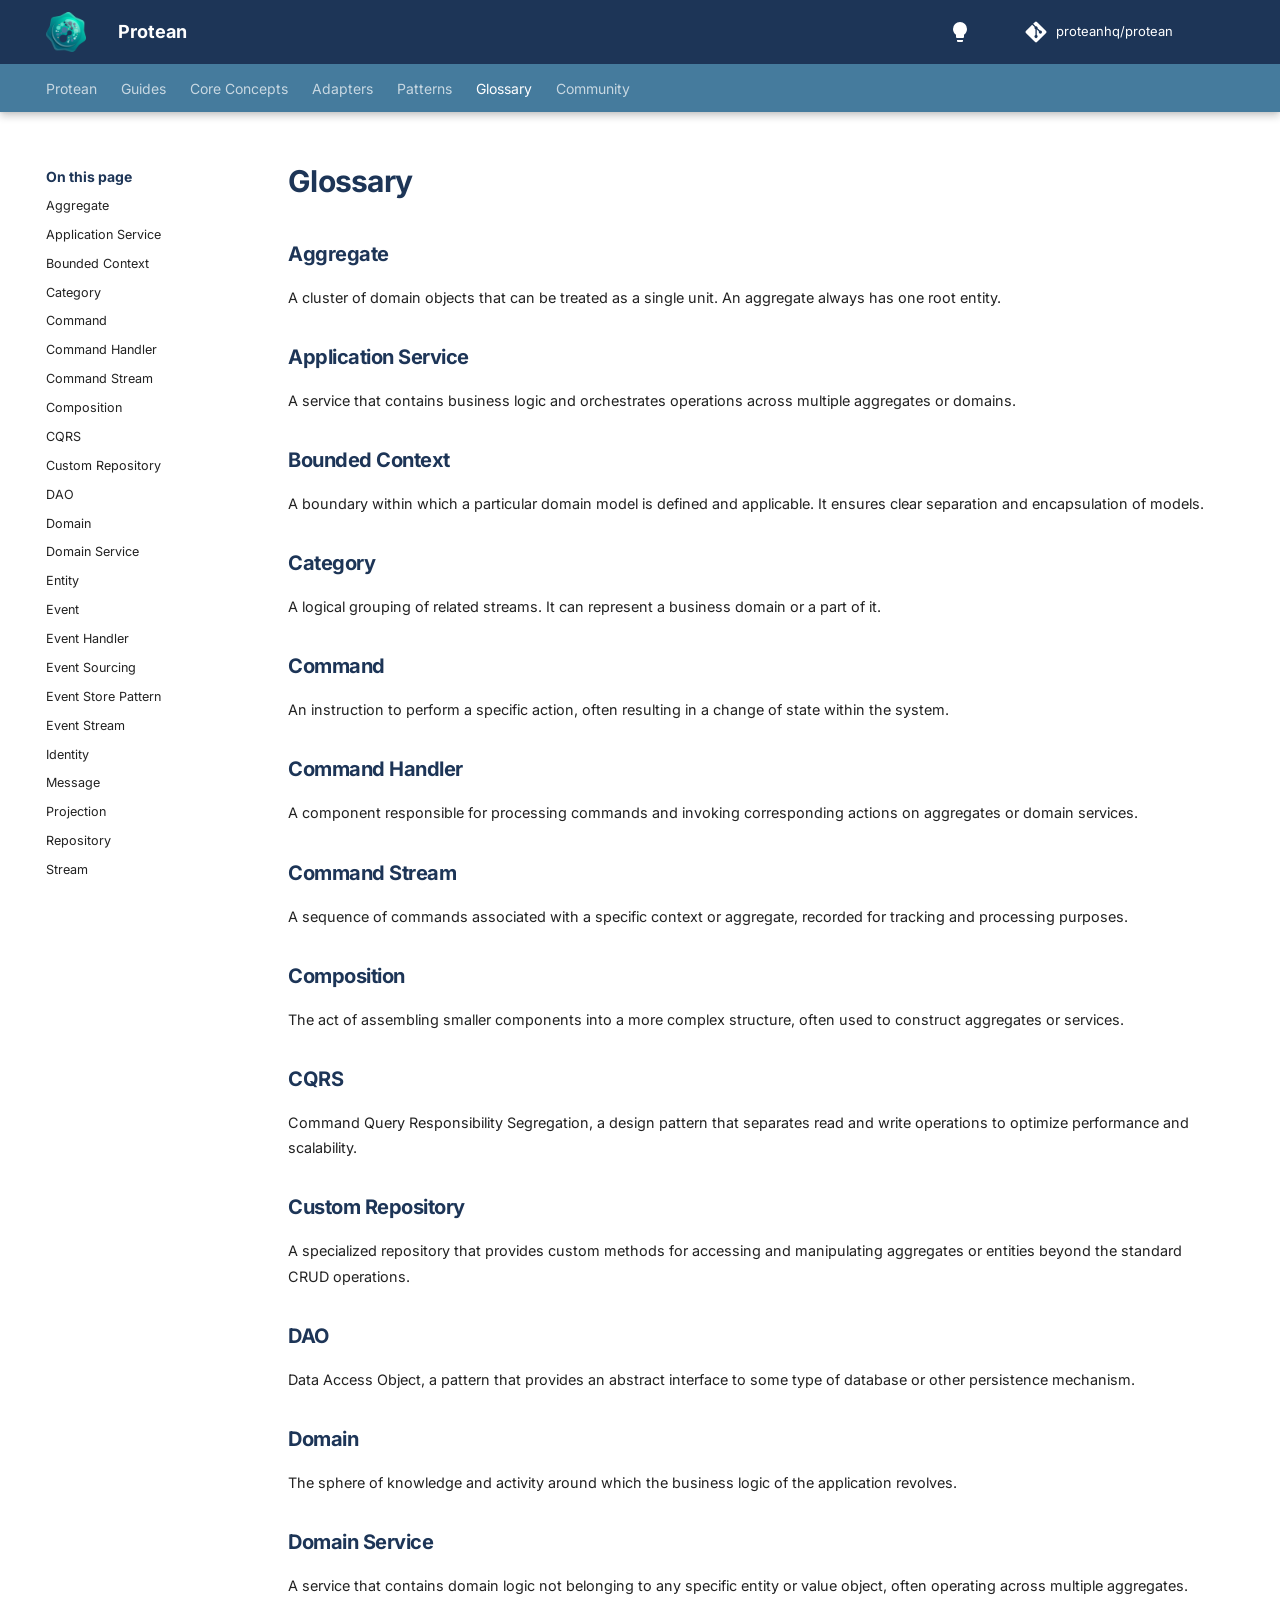
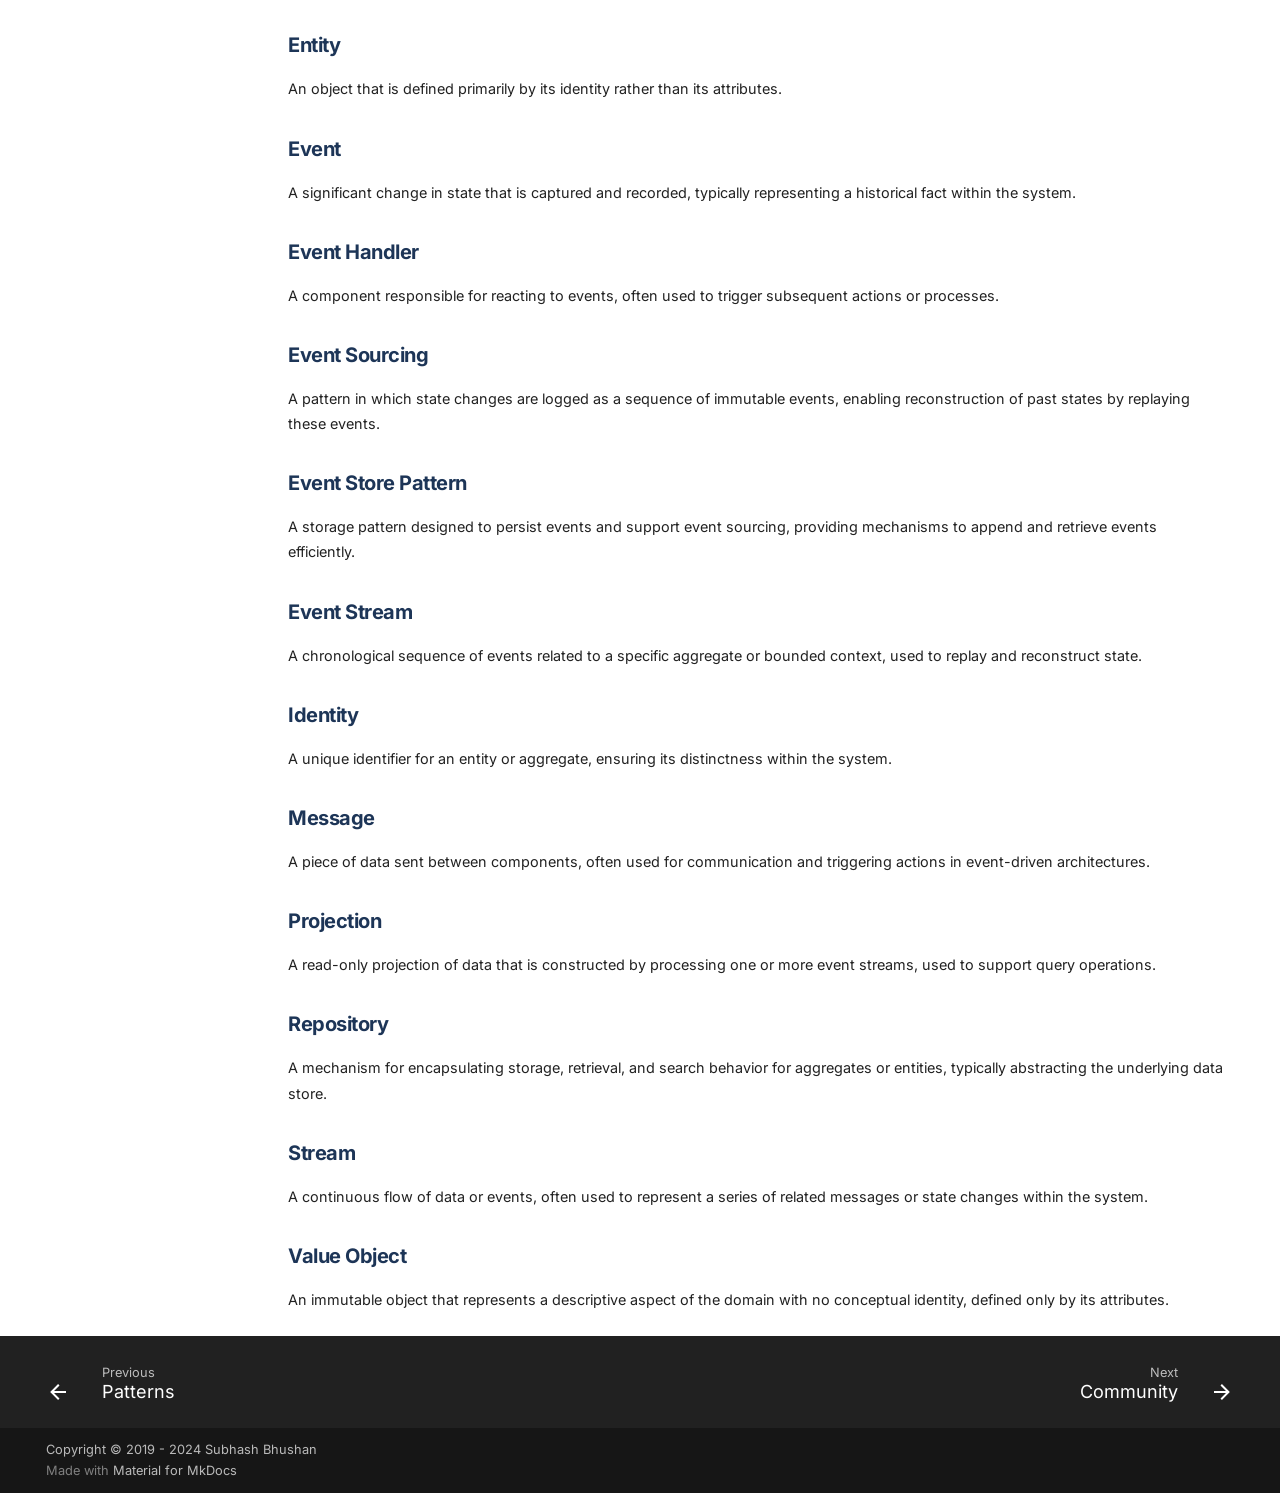
<file: glossary/index.html>
<!doctype html>
<html lang="en" class="no-js">
  <head>
    
      <meta charset="utf-8">
      <meta name="viewport" content="width=device-width,initial-scale=1">
      
      
      
        <link rel="canonical" href="https://docs.proteanhq.com/glossary/">
      
      
        <link rel="prev" href="../patterns/">
      
      
        <link rel="next" href="../community/">
      
      
      <link rel="icon" href="../assets/favicon.png">
      <meta name="generator" content="mkdocs-1.6.1, mkdocs-material-9.6.14">
    
    
      
        <title>Glossary - Protean</title>
      
    
    
      <link rel="stylesheet" href="../assets/stylesheets/main.342714a4.min.css">
      
        
        <link rel="stylesheet" href="../assets/stylesheets/palette.06af60db.min.css">
      
      


    
    
      
    
    
      
        
        
        
        <link rel="stylesheet" href="../assets/external/fonts.googleapis.com/css.56f7ac64.css">
        <style>:root{--md-text-font:"Inter";--md-code-font:"JetBrains Mono"}</style>
      
    
    
      <link rel="stylesheet" href="../stylesheets/extra.css">
    
    <script>__md_scope=new URL("..",location),__md_hash=e=>[...e].reduce(((e,_)=>(e<<5)-e+_.charCodeAt(0)),0),__md_get=(e,_=localStorage,t=__md_scope)=>JSON.parse(_.getItem(t.pathname+"."+e)),__md_set=(e,_,t=localStorage,a=__md_scope)=>{try{t.setItem(a.pathname+"."+e,JSON.stringify(_))}catch(e){}}</script>
    
      

    
    
    
  </head>
  
  
    
    
      
    
    
    
    
    <body dir="ltr" data-md-color-scheme="default" data-md-color-primary="indigo" data-md-color-accent="indigo">
  
    
    <input class="md-toggle" data-md-toggle="drawer" type="checkbox" id="__drawer" autocomplete="off">
    <input class="md-toggle" data-md-toggle="search" type="checkbox" id="__search" autocomplete="off">
    <label class="md-overlay" for="__drawer"></label>
    <div data-md-component="skip">
      
        
        <a href="#glossary" class="md-skip">
          Skip to content
        </a>
      
    </div>
    <div data-md-component="announce">
      
    </div>
    
    
      

  

<header class="md-header md-header--shadow md-header--lifted" data-md-component="header">
  <nav class="md-header__inner md-grid" aria-label="Header">
    <a href=".." title="Protean" class="md-header__button md-logo" aria-label="Protean" data-md-component="logo">
      
  <img src="../assets/logo.png" alt="logo">

    </a>
    <label class="md-header__button md-icon" for="__drawer">
      
      <svg xmlns="http://www.w3.org/2000/svg" viewBox="0 0 24 24"><path d="M3 6h18v2H3zm0 5h18v2H3zm0 5h18v2H3z"/></svg>
    </label>
    <div class="md-header__title" data-md-component="header-title">
      <div class="md-header__ellipsis">
        <div class="md-header__topic">
          <span class="md-ellipsis">
            Protean
          </span>
        </div>
        <div class="md-header__topic" data-md-component="header-topic">
          <span class="md-ellipsis">
            
              Glossary
            
          </span>
        </div>
      </div>
    </div>
    
      
        <form class="md-header__option" data-md-component="palette">
  
    
    
    
    <input class="md-option" data-md-color-media="(prefers-color-scheme: light)" data-md-color-scheme="default" data-md-color-primary="indigo" data-md-color-accent="indigo"  aria-label="Switch to dark mode"  type="radio" name="__palette" id="__palette_0">
    
      <label class="md-header__button md-icon" title="Switch to dark mode" for="__palette_1" hidden>
        <svg xmlns="http://www.w3.org/2000/svg" viewBox="0 0 24 24"><path d="M12 2a7 7 0 0 0-7 7c0 2.38 1.19 4.47 3 5.74V17a1 1 0 0 0 1 1h6a1 1 0 0 0 1-1v-2.26c1.81-1.27 3-3.36 3-5.74a7 7 0 0 0-7-7M9 21a1 1 0 0 0 1 1h4a1 1 0 0 0 1-1v-1H9z"/></svg>
      </label>
    
  
    
    
    
    <input class="md-option" data-md-color-media="(prefers-color-scheme: dark)" data-md-color-scheme="slate" data-md-color-primary="indigo" data-md-color-accent="indigo"  aria-label="Switch to light mode"  type="radio" name="__palette" id="__palette_1">
    
      <label class="md-header__button md-icon" title="Switch to light mode" for="__palette_0" hidden>
        <svg xmlns="http://www.w3.org/2000/svg" viewBox="0 0 24 24"><path d="M12 2a7 7 0 0 1 7 7c0 2.38-1.19 4.47-3 5.74V17a1 1 0 0 1-1 1H9a1 1 0 0 1-1-1v-2.26C6.19 13.47 5 11.38 5 9a7 7 0 0 1 7-7M9 21v-1h6v1a1 1 0 0 1-1 1h-4a1 1 0 0 1-1-1m3-17a5 5 0 0 0-5 5c0 2.05 1.23 3.81 3 4.58V16h4v-2.42c1.77-.77 3-2.53 3-4.58a5 5 0 0 0-5-5"/></svg>
      </label>
    
  
</form>
      
    
    
      <script>var palette=__md_get("__palette");if(palette&&palette.color){if("(prefers-color-scheme)"===palette.color.media){var media=matchMedia("(prefers-color-scheme: light)"),input=document.querySelector(media.matches?"[data-md-color-media='(prefers-color-scheme: light)']":"[data-md-color-media='(prefers-color-scheme: dark)']");palette.color.media=input.getAttribute("data-md-color-media"),palette.color.scheme=input.getAttribute("data-md-color-scheme"),palette.color.primary=input.getAttribute("data-md-color-primary"),palette.color.accent=input.getAttribute("data-md-color-accent")}for(var[key,value]of Object.entries(palette.color))document.body.setAttribute("data-md-color-"+key,value)}</script>
    
    
    
    
      <div class="md-header__source">
        <a href="https://github.com/proteanhq/protean" title="Go to repository" class="md-source" data-md-component="source">
  <div class="md-source__icon md-icon">
    
    <svg xmlns="http://www.w3.org/2000/svg" viewBox="0 0 448 512"><!--! Font Awesome Free 6.7.2 by @fontawesome - https://fontawesome.com License - https://fontawesome.com/license/free (Icons: CC BY 4.0, Fonts: SIL OFL 1.1, Code: MIT License) Copyright 2024 Fonticons, Inc.--><path d="M439.55 236.05 244 40.45a28.87 28.87 0 0 0-40.81 0l-40.66 40.63 51.52 51.52c27.06-9.14 52.68 16.77 43.39 43.68l49.66 49.66c34.23-11.8 61.18 31 35.47 56.69-26.49 26.49-70.21-2.87-56-37.34L240.22 199v121.85c25.3 12.54 22.26 41.85 9.08 55a34.34 34.34 0 0 1-48.55 0c-17.57-17.6-11.07-46.91 11.25-56v-123c-20.8-8.51-24.6-30.74-18.64-45L142.57 101 8.45 235.14a28.86 28.86 0 0 0 0 40.81l195.61 195.6a28.86 28.86 0 0 0 40.8 0l194.69-194.69a28.86 28.86 0 0 0 0-40.81"/></svg>
  </div>
  <div class="md-source__repository">
    proteanhq/protean
  </div>
</a>
      </div>
    
  </nav>
  
    
      
<nav class="md-tabs" aria-label="Tabs" data-md-component="tabs">
  <div class="md-grid">
    <ul class="md-tabs__list">
      
        
  
  
  
  
    
    
      <li class="md-tabs__item">
        <a href=".." class="md-tabs__link">
          
  
  
    
  
  Protean

        </a>
      </li>
    
  

      
        
  
  
  
  
    
    
      <li class="md-tabs__item">
        <a href="../guides/getting-started/installation/" class="md-tabs__link">
          
  
  
    
  
  Guides

        </a>
      </li>
    
  

      
        
  
  
  
  
    
    
      
  
  
  
  
    
    
      <li class="md-tabs__item">
        <a href="../core-concepts/ddd/" class="md-tabs__link">
          
  
  
    
  
  Core Concepts

        </a>
      </li>
    
  

    
  

      
        
  
  
  
  
    
    
      <li class="md-tabs__item">
        <a href="../adapters/" class="md-tabs__link">
          
  
  
    
  
  Adapters

        </a>
      </li>
    
  

      
        
  
  
  
  
    
    
      <li class="md-tabs__item">
        <a href="../patterns/" class="md-tabs__link">
          
  
  
    
  
  Patterns

        </a>
      </li>
    
  

      
        
  
  
  
    
  
  
    <li class="md-tabs__item md-tabs__item--active">
      <a href="./" class="md-tabs__link">
        
  
  
    
  
  Glossary

      </a>
    </li>
  

      
        
  
  
  
  
    
    
      <li class="md-tabs__item">
        <a href="../community/" class="md-tabs__link">
          
  
  
    
  
  Community

        </a>
      </li>
    
  

      
    </ul>
  </div>
</nav>
    
  
</header>
    
    <div class="md-container" data-md-component="container">
      
      
        
      
      <main class="md-main" data-md-component="main">
        <div class="md-main__inner md-grid">
          
            
              
                
              
              <div class="md-sidebar md-sidebar--primary" data-md-component="sidebar" data-md-type="navigation" hidden>
                <div class="md-sidebar__scrollwrap">
                  <div class="md-sidebar__inner">
                    


  


<nav class="md-nav md-nav--primary md-nav--lifted" aria-label="Navigation" data-md-level="0">
  <label class="md-nav__title" for="__drawer">
    <a href=".." title="Protean" class="md-nav__button md-logo" aria-label="Protean" data-md-component="logo">
      
  <img src="../assets/logo.png" alt="logo">

    </a>
    Protean
  </label>
  
    <div class="md-nav__source">
      <a href="https://github.com/proteanhq/protean" title="Go to repository" class="md-source" data-md-component="source">
  <div class="md-source__icon md-icon">
    
    <svg xmlns="http://www.w3.org/2000/svg" viewBox="0 0 448 512"><!--! Font Awesome Free 6.7.2 by @fontawesome - https://fontawesome.com License - https://fontawesome.com/license/free (Icons: CC BY 4.0, Fonts: SIL OFL 1.1, Code: MIT License) Copyright 2024 Fonticons, Inc.--><path d="M439.55 236.05 244 40.45a28.87 28.87 0 0 0-40.81 0l-40.66 40.63 51.52 51.52c27.06-9.14 52.68 16.77 43.39 43.68l49.66 49.66c34.23-11.8 61.18 31 35.47 56.69-26.49 26.49-70.21-2.87-56-37.34L240.22 199v121.85c25.3 12.54 22.26 41.85 9.08 55a34.34 34.34 0 0 1-48.55 0c-17.57-17.6-11.07-46.91 11.25-56v-123c-20.8-8.51-24.6-30.74-18.64-45L142.57 101 8.45 235.14a28.86 28.86 0 0 0 0 40.81l195.61 195.6a28.86 28.86 0 0 0 40.8 0l194.69-194.69a28.86 28.86 0 0 0 0-40.81"/></svg>
  </div>
  <div class="md-source__repository">
    proteanhq/protean
  </div>
</a>
    </div>
  
  <ul class="md-nav__list" data-md-scrollfix>
    
      
      
  
  
  
  
    
    
      
        
          
        
      
        
      
        
      
        
      
    
    
    
      
      
        
      
    
    
      
        
        
      
    
    <li class="md-nav__item md-nav__item--pruned md-nav__item--nested">
      
        
  
  
  
    <a href=".." class="md-nav__link">
      
  
  
  <span class="md-ellipsis">
    Protean
    
  </span>
  

      
        <span class="md-nav__icon md-icon"></span>
      
    </a>
  

      
    </li>
  

    
      
      
  
  
  
  
    
    
      
        
      
        
      
        
      
        
      
        
      
    
    
    
      
      
        
      
    
    
      
        
        
      
    
    <li class="md-nav__item md-nav__item--pruned md-nav__item--nested">
      
        
  
  
  
    <a href="../guides/getting-started/installation/" class="md-nav__link">
      
  
  
  <span class="md-ellipsis">
    Guides
    
  </span>
  

      
        <span class="md-nav__icon md-icon"></span>
      
    </a>
  

      
    </li>
  

    
      
      
  
  
  
  
    
    
      
        
      
        
      
    
    
    
      
      
        
      
    
    
      
        
        
      
    
    <li class="md-nav__item md-nav__item--pruned md-nav__item--nested">
      
        
  
  
  
    
  
  
  
    <a href="../core-concepts/ddd/" class="md-nav__link">
      
  
  
  <span class="md-ellipsis">
    Core Concepts
    
  </span>
  

      
        <span class="md-nav__icon md-icon"></span>
      
    </a>
  

  

      
    </li>
  

    
      
      
  
  
  
  
    
    
      
        
          
        
      
        
      
        
      
        
      
        
      
        
      
    
    
    
      
      
        
      
    
    
      
        
        
      
    
    <li class="md-nav__item md-nav__item--pruned md-nav__item--nested">
      
        
  
  
  
    <a href="../adapters/" class="md-nav__link">
      
  
  
  <span class="md-ellipsis">
    Adapters
    
  </span>
  

      
        <span class="md-nav__icon md-icon"></span>
      
    </a>
  

      
    </li>
  

    
      
      
  
  
  
  
    
    
      
        
          
        
      
    
    
    
      
      
        
      
    
    
      
        
        
      
    
    <li class="md-nav__item md-nav__item--pruned md-nav__item--nested">
      
        
  
  
  
    <a href="../patterns/" class="md-nav__link">
      
  
  
  <span class="md-ellipsis">
    Patterns
    
  </span>
  

      
        <span class="md-nav__icon md-icon"></span>
      
    </a>
  

      
    </li>
  

    
      
      
  
  
    
  
  
  
    <li class="md-nav__item md-nav__item--active">
      
      <input class="md-nav__toggle md-toggle" type="checkbox" id="__toc">
      
      
        
      
      
        <label class="md-nav__link md-nav__link--active" for="__toc">
          
  
  
  <span class="md-ellipsis">
    Glossary
    
  </span>
  

          <span class="md-nav__icon md-icon"></span>
        </label>
      
      <a href="./" class="md-nav__link md-nav__link--active">
        
  
  
  <span class="md-ellipsis">
    Glossary
    
  </span>
  

      </a>
      
        

<nav class="md-nav md-nav--secondary" aria-label="On this page">
  
  
  
    
  
  
    <label class="md-nav__title" for="__toc">
      <span class="md-nav__icon md-icon"></span>
      On this page
    </label>
    <ul class="md-nav__list" data-md-component="toc" data-md-scrollfix>
      
        <li class="md-nav__item">
  <a href="#aggregate" class="md-nav__link">
    <span class="md-ellipsis">
      Aggregate
    </span>
  </a>
  
</li>
      
        <li class="md-nav__item">
  <a href="#application-service" class="md-nav__link">
    <span class="md-ellipsis">
      Application Service
    </span>
  </a>
  
</li>
      
        <li class="md-nav__item">
  <a href="#bounded-context" class="md-nav__link">
    <span class="md-ellipsis">
      Bounded Context
    </span>
  </a>
  
</li>
      
        <li class="md-nav__item">
  <a href="#category" class="md-nav__link">
    <span class="md-ellipsis">
      Category
    </span>
  </a>
  
</li>
      
        <li class="md-nav__item">
  <a href="#command" class="md-nav__link">
    <span class="md-ellipsis">
      Command
    </span>
  </a>
  
</li>
      
        <li class="md-nav__item">
  <a href="#command-handler" class="md-nav__link">
    <span class="md-ellipsis">
      Command Handler
    </span>
  </a>
  
</li>
      
        <li class="md-nav__item">
  <a href="#command-stream" class="md-nav__link">
    <span class="md-ellipsis">
      Command Stream
    </span>
  </a>
  
</li>
      
        <li class="md-nav__item">
  <a href="#composition" class="md-nav__link">
    <span class="md-ellipsis">
      Composition
    </span>
  </a>
  
</li>
      
        <li class="md-nav__item">
  <a href="#cqrs" class="md-nav__link">
    <span class="md-ellipsis">
      CQRS
    </span>
  </a>
  
</li>
      
        <li class="md-nav__item">
  <a href="#custom-repository" class="md-nav__link">
    <span class="md-ellipsis">
      Custom Repository
    </span>
  </a>
  
</li>
      
        <li class="md-nav__item">
  <a href="#dao" class="md-nav__link">
    <span class="md-ellipsis">
      DAO
    </span>
  </a>
  
</li>
      
        <li class="md-nav__item">
  <a href="#domain" class="md-nav__link">
    <span class="md-ellipsis">
      Domain
    </span>
  </a>
  
</li>
      
        <li class="md-nav__item">
  <a href="#domain-service" class="md-nav__link">
    <span class="md-ellipsis">
      Domain Service
    </span>
  </a>
  
</li>
      
        <li class="md-nav__item">
  <a href="#entity" class="md-nav__link">
    <span class="md-ellipsis">
      Entity
    </span>
  </a>
  
</li>
      
        <li class="md-nav__item">
  <a href="#event" class="md-nav__link">
    <span class="md-ellipsis">
      Event
    </span>
  </a>
  
</li>
      
        <li class="md-nav__item">
  <a href="#event-handler" class="md-nav__link">
    <span class="md-ellipsis">
      Event Handler
    </span>
  </a>
  
</li>
      
        <li class="md-nav__item">
  <a href="#event-sourcing" class="md-nav__link">
    <span class="md-ellipsis">
      Event Sourcing
    </span>
  </a>
  
</li>
      
        <li class="md-nav__item">
  <a href="#event-store-pattern" class="md-nav__link">
    <span class="md-ellipsis">
      Event Store Pattern
    </span>
  </a>
  
</li>
      
        <li class="md-nav__item">
  <a href="#event-stream" class="md-nav__link">
    <span class="md-ellipsis">
      Event Stream
    </span>
  </a>
  
</li>
      
        <li class="md-nav__item">
  <a href="#identity" class="md-nav__link">
    <span class="md-ellipsis">
      Identity
    </span>
  </a>
  
</li>
      
        <li class="md-nav__item">
  <a href="#message" class="md-nav__link">
    <span class="md-ellipsis">
      Message
    </span>
  </a>
  
</li>
      
        <li class="md-nav__item">
  <a href="#projection" class="md-nav__link">
    <span class="md-ellipsis">
      Projection
    </span>
  </a>
  
</li>
      
        <li class="md-nav__item">
  <a href="#repository" class="md-nav__link">
    <span class="md-ellipsis">
      Repository
    </span>
  </a>
  
</li>
      
        <li class="md-nav__item">
  <a href="#stream" class="md-nav__link">
    <span class="md-ellipsis">
      Stream
    </span>
  </a>
  
</li>
      
        <li class="md-nav__item">
  <a href="#value-object" class="md-nav__link">
    <span class="md-ellipsis">
      Value Object
    </span>
  </a>
  
</li>
      
    </ul>
  
</nav>
      
    </li>
  

    
      
      
  
  
  
  
    
    
      
        
          
        
      
        
      
        
      
        
      
    
    
    
      
      
        
      
    
    
      
        
        
      
    
    <li class="md-nav__item md-nav__item--pruned md-nav__item--nested">
      
        
  
  
  
    <a href="../community/" class="md-nav__link">
      
  
  
  <span class="md-ellipsis">
    Community
    
  </span>
  

      
        <span class="md-nav__icon md-icon"></span>
      
    </a>
  

      
    </li>
  

    
  </ul>
</nav>
                  </div>
                </div>
              </div>
            
            
              
                
              
              <div class="md-sidebar md-sidebar--secondary" data-md-component="sidebar" data-md-type="toc" >
                <div class="md-sidebar__scrollwrap">
                  <div class="md-sidebar__inner">
                    

<nav class="md-nav md-nav--secondary" aria-label="On this page">
  
  
  
    
  
  
    <label class="md-nav__title" for="__toc">
      <span class="md-nav__icon md-icon"></span>
      On this page
    </label>
    <ul class="md-nav__list" data-md-component="toc" data-md-scrollfix>
      
        <li class="md-nav__item">
  <a href="#aggregate" class="md-nav__link">
    <span class="md-ellipsis">
      Aggregate
    </span>
  </a>
  
</li>
      
        <li class="md-nav__item">
  <a href="#application-service" class="md-nav__link">
    <span class="md-ellipsis">
      Application Service
    </span>
  </a>
  
</li>
      
        <li class="md-nav__item">
  <a href="#bounded-context" class="md-nav__link">
    <span class="md-ellipsis">
      Bounded Context
    </span>
  </a>
  
</li>
      
        <li class="md-nav__item">
  <a href="#category" class="md-nav__link">
    <span class="md-ellipsis">
      Category
    </span>
  </a>
  
</li>
      
        <li class="md-nav__item">
  <a href="#command" class="md-nav__link">
    <span class="md-ellipsis">
      Command
    </span>
  </a>
  
</li>
      
        <li class="md-nav__item">
  <a href="#command-handler" class="md-nav__link">
    <span class="md-ellipsis">
      Command Handler
    </span>
  </a>
  
</li>
      
        <li class="md-nav__item">
  <a href="#command-stream" class="md-nav__link">
    <span class="md-ellipsis">
      Command Stream
    </span>
  </a>
  
</li>
      
        <li class="md-nav__item">
  <a href="#composition" class="md-nav__link">
    <span class="md-ellipsis">
      Composition
    </span>
  </a>
  
</li>
      
        <li class="md-nav__item">
  <a href="#cqrs" class="md-nav__link">
    <span class="md-ellipsis">
      CQRS
    </span>
  </a>
  
</li>
      
        <li class="md-nav__item">
  <a href="#custom-repository" class="md-nav__link">
    <span class="md-ellipsis">
      Custom Repository
    </span>
  </a>
  
</li>
      
        <li class="md-nav__item">
  <a href="#dao" class="md-nav__link">
    <span class="md-ellipsis">
      DAO
    </span>
  </a>
  
</li>
      
        <li class="md-nav__item">
  <a href="#domain" class="md-nav__link">
    <span class="md-ellipsis">
      Domain
    </span>
  </a>
  
</li>
      
        <li class="md-nav__item">
  <a href="#domain-service" class="md-nav__link">
    <span class="md-ellipsis">
      Domain Service
    </span>
  </a>
  
</li>
      
        <li class="md-nav__item">
  <a href="#entity" class="md-nav__link">
    <span class="md-ellipsis">
      Entity
    </span>
  </a>
  
</li>
      
        <li class="md-nav__item">
  <a href="#event" class="md-nav__link">
    <span class="md-ellipsis">
      Event
    </span>
  </a>
  
</li>
      
        <li class="md-nav__item">
  <a href="#event-handler" class="md-nav__link">
    <span class="md-ellipsis">
      Event Handler
    </span>
  </a>
  
</li>
      
        <li class="md-nav__item">
  <a href="#event-sourcing" class="md-nav__link">
    <span class="md-ellipsis">
      Event Sourcing
    </span>
  </a>
  
</li>
      
        <li class="md-nav__item">
  <a href="#event-store-pattern" class="md-nav__link">
    <span class="md-ellipsis">
      Event Store Pattern
    </span>
  </a>
  
</li>
      
        <li class="md-nav__item">
  <a href="#event-stream" class="md-nav__link">
    <span class="md-ellipsis">
      Event Stream
    </span>
  </a>
  
</li>
      
        <li class="md-nav__item">
  <a href="#identity" class="md-nav__link">
    <span class="md-ellipsis">
      Identity
    </span>
  </a>
  
</li>
      
        <li class="md-nav__item">
  <a href="#message" class="md-nav__link">
    <span class="md-ellipsis">
      Message
    </span>
  </a>
  
</li>
      
        <li class="md-nav__item">
  <a href="#projection" class="md-nav__link">
    <span class="md-ellipsis">
      Projection
    </span>
  </a>
  
</li>
      
        <li class="md-nav__item">
  <a href="#repository" class="md-nav__link">
    <span class="md-ellipsis">
      Repository
    </span>
  </a>
  
</li>
      
        <li class="md-nav__item">
  <a href="#stream" class="md-nav__link">
    <span class="md-ellipsis">
      Stream
    </span>
  </a>
  
</li>
      
        <li class="md-nav__item">
  <a href="#value-object" class="md-nav__link">
    <span class="md-ellipsis">
      Value Object
    </span>
  </a>
  
</li>
      
    </ul>
  
</nav>
                  </div>
                </div>
              </div>
            
          
          
            <div class="md-content" data-md-component="content">
              <article class="md-content__inner md-typeset">
                
                  
  



  
  


<!-- Show TOC on the left -->
<style>
    .md-sidebar--secondary {
        order: 0;
    }
</style>

<h1 id="glossary">Glossary</h1>
<h3 id="aggregate">Aggregate</h3>
<p>A cluster of domain objects that can be treated as a single unit. An aggregate always has one root entity.</p>
<h3 id="application-service">Application Service</h3>
<p>A service that contains business logic and orchestrates operations across multiple aggregates or domains.</p>
<h3 id="bounded-context">Bounded Context</h3>
<p>A boundary within which a particular domain model is defined and applicable. It ensures clear separation and encapsulation of models.</p>
<h3 id="category">Category</h3>
<p>A logical grouping of related streams. It can represent a business domain or a part of it.</p>
<h3 id="command">Command</h3>
<p>An instruction to perform a specific action, often resulting in a change of state within the system.</p>
<h3 id="command-handler">Command Handler</h3>
<p>A component responsible for processing commands and invoking corresponding actions on aggregates or domain services.</p>
<h3 id="command-stream">Command Stream</h3>
<p>A sequence of commands associated with a specific context or aggregate, recorded for tracking and processing purposes.</p>
<h3 id="composition">Composition</h3>
<p>The act of assembling smaller components into a more complex structure, often used to construct aggregates or services.</p>
<h3 id="cqrs">CQRS</h3>
<p>Command Query Responsibility Segregation, a design pattern that separates read and write operations to optimize performance and scalability.</p>
<h3 id="custom-repository">Custom Repository</h3>
<p>A specialized repository that provides custom methods for accessing and manipulating aggregates or entities beyond the standard CRUD operations.</p>
<h3 id="dao">DAO</h3>
<p>Data Access Object, a pattern that provides an abstract interface to some type of database or other persistence mechanism.</p>
<h3 id="domain">Domain</h3>
<p>The sphere of knowledge and activity around which the business logic of the application revolves.</p>
<h3 id="domain-service">Domain Service</h3>
<p>A service that contains domain logic not belonging to any specific entity or value object, often operating across multiple aggregates.</p>
<h3 id="entity">Entity</h3>
<p>An object that is defined primarily by its identity rather than its attributes.</p>
<h3 id="event">Event</h3>
<p>A significant change in state that is captured and recorded, typically representing a historical fact within the system.</p>
<h3 id="event-handler">Event Handler</h3>
<p>A component responsible for reacting to events, often used to trigger subsequent actions or processes.</p>
<h3 id="event-sourcing">Event Sourcing</h3>
<p>A pattern in which state changes are logged as a sequence of immutable events, enabling reconstruction of past states by replaying these events.</p>
<h3 id="event-store-pattern">Event Store Pattern</h3>
<p>A storage pattern designed to persist events and support event sourcing, providing mechanisms to append and retrieve events efficiently.</p>
<h3 id="event-stream">Event Stream</h3>
<p>A chronological sequence of events related to a specific aggregate or bounded context, used to replay and reconstruct state.</p>
<h3 id="identity">Identity</h3>
<p>A unique identifier for an entity or aggregate, ensuring its distinctness within the system.</p>
<h3 id="message">Message</h3>
<p>A piece of data sent between components, often used for communication and triggering actions in event-driven architectures.</p>
<h3 id="projection">Projection</h3>
<p>A read-only projection of data that is constructed by processing one or more event streams, used to support query operations.</p>
<h3 id="repository">Repository</h3>
<p>A mechanism for encapsulating storage, retrieval, and search behavior for aggregates or entities, typically abstracting the underlying data store.</p>
<h3 id="stream">Stream</h3>
<p>A continuous flow of data or events, often used to represent a series of related messages or state changes within the system.</p>
<h3 id="value-object">Value Object</h3>
<p>An immutable object that represents a descriptive aspect of the domain with no conceptual identity, defined only by its attributes.</p>







  
  




  



                
              </article>
            </div>
          
          
  <script>var tabs=__md_get("__tabs");if(Array.isArray(tabs))e:for(var set of document.querySelectorAll(".tabbed-set")){var labels=set.querySelector(".tabbed-labels");for(var tab of tabs)for(var label of labels.getElementsByTagName("label"))if(label.innerText.trim()===tab){var input=document.getElementById(label.htmlFor);input.checked=!0;continue e}}</script>

<script>var target=document.getElementById(location.hash.slice(1));target&&target.name&&(target.checked=target.name.startsWith("__tabbed_"))</script>
        </div>
        
          <button type="button" class="md-top md-icon" data-md-component="top" hidden>
  
  <svg xmlns="http://www.w3.org/2000/svg" viewBox="0 0 24 24"><path d="M13 20h-2V8l-5.5 5.5-1.42-1.42L12 4.16l7.92 7.92-1.42 1.42L13 8z"/></svg>
  Back to top
</button>
        
      </main>
      
        <footer class="md-footer">
  
    
      
        
      
      <nav class="md-footer__inner md-grid" aria-label="Footer" >
        
          
          <a href="../patterns/" class="md-footer__link md-footer__link--prev" aria-label="Previous: Patterns">
            <div class="md-footer__button md-icon">
              
              <svg xmlns="http://www.w3.org/2000/svg" viewBox="0 0 24 24"><path d="M20 11v2H8l5.5 5.5-1.42 1.42L4.16 12l7.92-7.92L13.5 5.5 8 11z"/></svg>
            </div>
            <div class="md-footer__title">
              <span class="md-footer__direction">
                Previous
              </span>
              <div class="md-ellipsis">
                Patterns
              </div>
            </div>
          </a>
        
        
          
          <a href="../community/" class="md-footer__link md-footer__link--next" aria-label="Next: Community">
            <div class="md-footer__title">
              <span class="md-footer__direction">
                Next
              </span>
              <div class="md-ellipsis">
                Community
              </div>
            </div>
            <div class="md-footer__button md-icon">
              
              <svg xmlns="http://www.w3.org/2000/svg" viewBox="0 0 24 24"><path d="M4 11v2h12l-5.5 5.5 1.42 1.42L19.84 12l-7.92-7.92L10.5 5.5 16 11z"/></svg>
            </div>
          </a>
        
      </nav>
    
  
  <div class="md-footer-meta md-typeset">
    <div class="md-footer-meta__inner md-grid">
      <div class="md-copyright">
  
    <div class="md-copyright__highlight">
      Copyright &copy; 2019 - 2024 Subhash Bhushan
    </div>
  
  
    Made with
    <a href="https://squidfunk.github.io/mkdocs-material/" target="_blank" rel="noopener">
      Material for MkDocs
    </a>
  
</div>
      
    </div>
  </div>
</footer>
      
    </div>
    <div class="md-dialog" data-md-component="dialog">
      <div class="md-dialog__inner md-typeset"></div>
    </div>
    
      <div class="md-progress" data-md-component="progress" role="progressbar"></div>
    
    
    
      
      <script id="__config" type="application/json">{"base": "..", "features": ["content.code.annotate", "content.code.copy", "content.code.select", "content.tabs.link", "content.tooltips", "navigation.expand", "navigation.footer", "navigation.indexes", "navigation.instant", "navigation.instant.prefetch", "navigation.instant.progress", "navigation.path", "navigation.prune", "navigation.sections", "navigation.tabs", "navigation.tabs.sticky", "navigation.top", "navigation.tracking", "search.highlight", "search.suggest", "toc.follow"], "search": "../assets/javascripts/workers/search.d50fe291.min.js", "tags": null, "translations": {"clipboard.copied": "Copied to clipboard", "clipboard.copy": "Copy to clipboard", "search.result.more.one": "1 more on this page", "search.result.more.other": "# more on this page", "search.result.none": "No matching documents", "search.result.one": "1 matching document", "search.result.other": "# matching documents", "search.result.placeholder": "Type to start searching", "search.result.term.missing": "Missing", "select.version": "Select version"}, "version": null}</script>
    
    
      <script src="../assets/javascripts/bundle.13a4f30d.min.js"></script>
      
    
  </body>
</html>
</file>
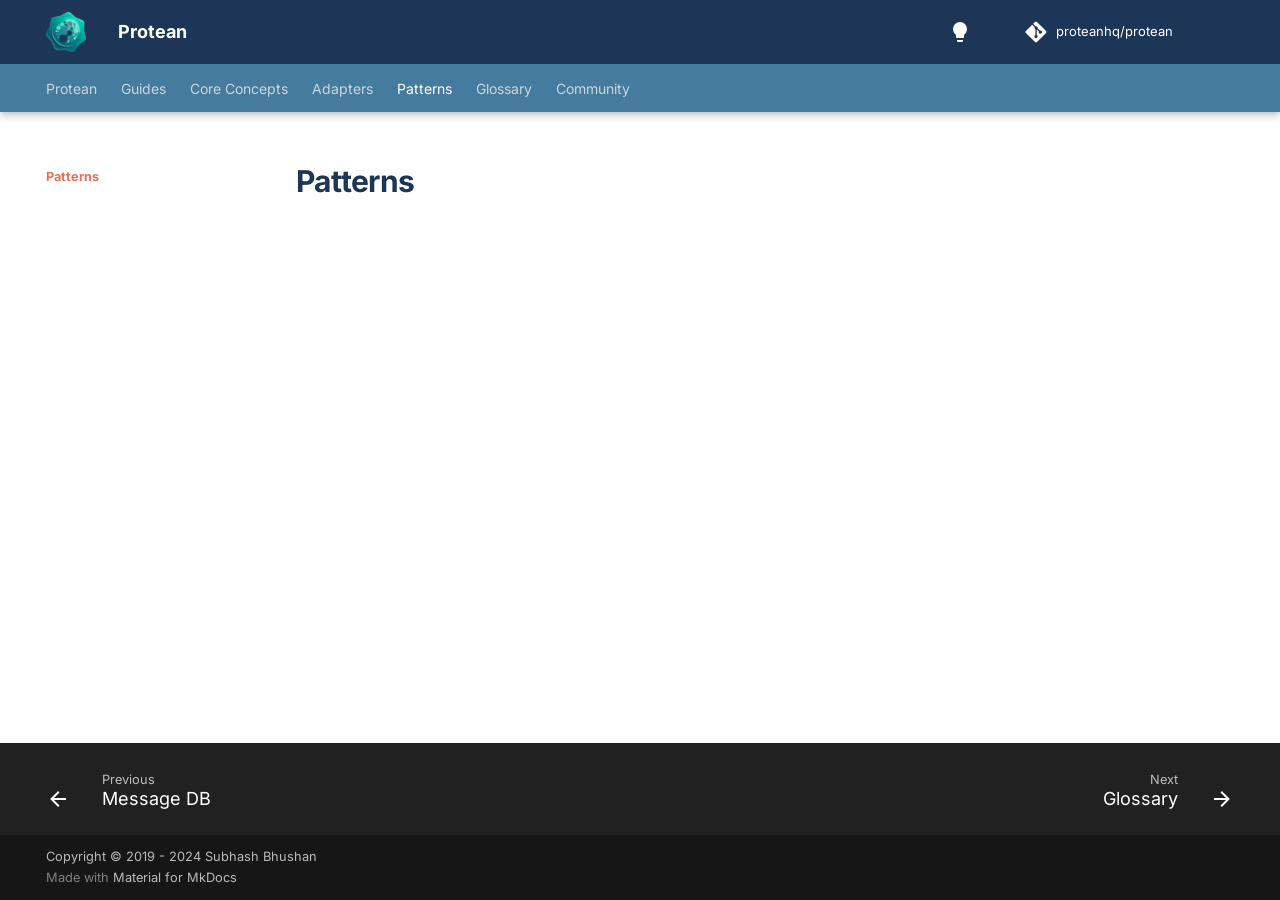
<file: patterns/index.html>
<!doctype html>
<html lang="en" class="no-js">
  <head>
    
      <meta charset="utf-8">
      <meta name="viewport" content="width=device-width,initial-scale=1">
      
      
      
        <link rel="canonical" href="https://docs.proteanhq.com/patterns/">
      
      
        <link rel="prev" href="../adapters/eventstore/message-db/">
      
      
        <link rel="next" href="../glossary/">
      
      
      <link rel="icon" href="../assets/favicon.png">
      <meta name="generator" content="mkdocs-1.6.1, mkdocs-material-9.6.14">
    
    
      
        <title>Patterns - Protean</title>
      
    
    
      <link rel="stylesheet" href="../assets/stylesheets/main.342714a4.min.css">
      
        
        <link rel="stylesheet" href="../assets/stylesheets/palette.06af60db.min.css">
      
      


    
    
      
    
    
      
        
        
        
        <link rel="stylesheet" href="../assets/external/fonts.googleapis.com/css.56f7ac64.css">
        <style>:root{--md-text-font:"Inter";--md-code-font:"JetBrains Mono"}</style>
      
    
    
      <link rel="stylesheet" href="../stylesheets/extra.css">
    
    <script>__md_scope=new URL("..",location),__md_hash=e=>[...e].reduce(((e,_)=>(e<<5)-e+_.charCodeAt(0)),0),__md_get=(e,_=localStorage,t=__md_scope)=>JSON.parse(_.getItem(t.pathname+"."+e)),__md_set=(e,_,t=localStorage,a=__md_scope)=>{try{t.setItem(a.pathname+"."+e,JSON.stringify(_))}catch(e){}}</script>
    
      

    
    
    
  </head>
  
  
    
    
      
    
    
    
    
    <body dir="ltr" data-md-color-scheme="default" data-md-color-primary="indigo" data-md-color-accent="indigo">
  
    
    <input class="md-toggle" data-md-toggle="drawer" type="checkbox" id="__drawer" autocomplete="off">
    <input class="md-toggle" data-md-toggle="search" type="checkbox" id="__search" autocomplete="off">
    <label class="md-overlay" for="__drawer"></label>
    <div data-md-component="skip">
      
        
        <a href="#patterns" class="md-skip">
          Skip to content
        </a>
      
    </div>
    <div data-md-component="announce">
      
    </div>
    
    
      

  

<header class="md-header md-header--shadow md-header--lifted" data-md-component="header">
  <nav class="md-header__inner md-grid" aria-label="Header">
    <a href=".." title="Protean" class="md-header__button md-logo" aria-label="Protean" data-md-component="logo">
      
  <img src="../assets/logo.png" alt="logo">

    </a>
    <label class="md-header__button md-icon" for="__drawer">
      
      <svg xmlns="http://www.w3.org/2000/svg" viewBox="0 0 24 24"><path d="M3 6h18v2H3zm0 5h18v2H3zm0 5h18v2H3z"/></svg>
    </label>
    <div class="md-header__title" data-md-component="header-title">
      <div class="md-header__ellipsis">
        <div class="md-header__topic">
          <span class="md-ellipsis">
            Protean
          </span>
        </div>
        <div class="md-header__topic" data-md-component="header-topic">
          <span class="md-ellipsis">
            
              Patterns
            
          </span>
        </div>
      </div>
    </div>
    
      
        <form class="md-header__option" data-md-component="palette">
  
    
    
    
    <input class="md-option" data-md-color-media="(prefers-color-scheme: light)" data-md-color-scheme="default" data-md-color-primary="indigo" data-md-color-accent="indigo"  aria-label="Switch to dark mode"  type="radio" name="__palette" id="__palette_0">
    
      <label class="md-header__button md-icon" title="Switch to dark mode" for="__palette_1" hidden>
        <svg xmlns="http://www.w3.org/2000/svg" viewBox="0 0 24 24"><path d="M12 2a7 7 0 0 0-7 7c0 2.38 1.19 4.47 3 5.74V17a1 1 0 0 0 1 1h6a1 1 0 0 0 1-1v-2.26c1.81-1.27 3-3.36 3-5.74a7 7 0 0 0-7-7M9 21a1 1 0 0 0 1 1h4a1 1 0 0 0 1-1v-1H9z"/></svg>
      </label>
    
  
    
    
    
    <input class="md-option" data-md-color-media="(prefers-color-scheme: dark)" data-md-color-scheme="slate" data-md-color-primary="indigo" data-md-color-accent="indigo"  aria-label="Switch to light mode"  type="radio" name="__palette" id="__palette_1">
    
      <label class="md-header__button md-icon" title="Switch to light mode" for="__palette_0" hidden>
        <svg xmlns="http://www.w3.org/2000/svg" viewBox="0 0 24 24"><path d="M12 2a7 7 0 0 1 7 7c0 2.38-1.19 4.47-3 5.74V17a1 1 0 0 1-1 1H9a1 1 0 0 1-1-1v-2.26C6.19 13.47 5 11.38 5 9a7 7 0 0 1 7-7M9 21v-1h6v1a1 1 0 0 1-1 1h-4a1 1 0 0 1-1-1m3-17a5 5 0 0 0-5 5c0 2.05 1.23 3.81 3 4.58V16h4v-2.42c1.77-.77 3-2.53 3-4.58a5 5 0 0 0-5-5"/></svg>
      </label>
    
  
</form>
      
    
    
      <script>var palette=__md_get("__palette");if(palette&&palette.color){if("(prefers-color-scheme)"===palette.color.media){var media=matchMedia("(prefers-color-scheme: light)"),input=document.querySelector(media.matches?"[data-md-color-media='(prefers-color-scheme: light)']":"[data-md-color-media='(prefers-color-scheme: dark)']");palette.color.media=input.getAttribute("data-md-color-media"),palette.color.scheme=input.getAttribute("data-md-color-scheme"),palette.color.primary=input.getAttribute("data-md-color-primary"),palette.color.accent=input.getAttribute("data-md-color-accent")}for(var[key,value]of Object.entries(palette.color))document.body.setAttribute("data-md-color-"+key,value)}</script>
    
    
    
    
      <div class="md-header__source">
        <a href="https://github.com/proteanhq/protean" title="Go to repository" class="md-source" data-md-component="source">
  <div class="md-source__icon md-icon">
    
    <svg xmlns="http://www.w3.org/2000/svg" viewBox="0 0 448 512"><!--! Font Awesome Free 6.7.2 by @fontawesome - https://fontawesome.com License - https://fontawesome.com/license/free (Icons: CC BY 4.0, Fonts: SIL OFL 1.1, Code: MIT License) Copyright 2024 Fonticons, Inc.--><path d="M439.55 236.05 244 40.45a28.87 28.87 0 0 0-40.81 0l-40.66 40.63 51.52 51.52c27.06-9.14 52.68 16.77 43.39 43.68l49.66 49.66c34.23-11.8 61.18 31 35.47 56.69-26.49 26.49-70.21-2.87-56-37.34L240.22 199v121.85c25.3 12.54 22.26 41.85 9.08 55a34.34 34.34 0 0 1-48.55 0c-17.57-17.6-11.07-46.91 11.25-56v-123c-20.8-8.51-24.6-30.74-18.64-45L142.57 101 8.45 235.14a28.86 28.86 0 0 0 0 40.81l195.61 195.6a28.86 28.86 0 0 0 40.8 0l194.69-194.69a28.86 28.86 0 0 0 0-40.81"/></svg>
  </div>
  <div class="md-source__repository">
    proteanhq/protean
  </div>
</a>
      </div>
    
  </nav>
  
    
      
<nav class="md-tabs" aria-label="Tabs" data-md-component="tabs">
  <div class="md-grid">
    <ul class="md-tabs__list">
      
        
  
  
  
  
    
    
      <li class="md-tabs__item">
        <a href=".." class="md-tabs__link">
          
  
  
    
  
  Protean

        </a>
      </li>
    
  

      
        
  
  
  
  
    
    
      <li class="md-tabs__item">
        <a href="../guides/getting-started/installation/" class="md-tabs__link">
          
  
  
    
  
  Guides

        </a>
      </li>
    
  

      
        
  
  
  
  
    
    
      
  
  
  
  
    
    
      <li class="md-tabs__item">
        <a href="../core-concepts/ddd/" class="md-tabs__link">
          
  
  
    
  
  Core Concepts

        </a>
      </li>
    
  

    
  

      
        
  
  
  
  
    
    
      <li class="md-tabs__item">
        <a href="../adapters/" class="md-tabs__link">
          
  
  
    
  
  Adapters

        </a>
      </li>
    
  

      
        
  
  
  
    
  
  
    
    
      <li class="md-tabs__item md-tabs__item--active">
        <a href="./" class="md-tabs__link">
          
  
  
    
  
  Patterns

        </a>
      </li>
    
  

      
        
  
  
  
  
    <li class="md-tabs__item">
      <a href="../glossary/" class="md-tabs__link">
        
  
  
    
  
  Glossary

      </a>
    </li>
  

      
        
  
  
  
  
    
    
      <li class="md-tabs__item">
        <a href="../community/" class="md-tabs__link">
          
  
  
    
  
  Community

        </a>
      </li>
    
  

      
    </ul>
  </div>
</nav>
    
  
</header>
    
    <div class="md-container" data-md-component="container">
      
      
        
      
      <main class="md-main" data-md-component="main">
        <div class="md-main__inner md-grid">
          
            
              
              <div class="md-sidebar md-sidebar--primary" data-md-component="sidebar" data-md-type="navigation" >
                <div class="md-sidebar__scrollwrap">
                  <div class="md-sidebar__inner">
                    


  


<nav class="md-nav md-nav--primary md-nav--lifted" aria-label="Navigation" data-md-level="0">
  <label class="md-nav__title" for="__drawer">
    <a href=".." title="Protean" class="md-nav__button md-logo" aria-label="Protean" data-md-component="logo">
      
  <img src="../assets/logo.png" alt="logo">

    </a>
    Protean
  </label>
  
    <div class="md-nav__source">
      <a href="https://github.com/proteanhq/protean" title="Go to repository" class="md-source" data-md-component="source">
  <div class="md-source__icon md-icon">
    
    <svg xmlns="http://www.w3.org/2000/svg" viewBox="0 0 448 512"><!--! Font Awesome Free 6.7.2 by @fontawesome - https://fontawesome.com License - https://fontawesome.com/license/free (Icons: CC BY 4.0, Fonts: SIL OFL 1.1, Code: MIT License) Copyright 2024 Fonticons, Inc.--><path d="M439.55 236.05 244 40.45a28.87 28.87 0 0 0-40.81 0l-40.66 40.63 51.52 51.52c27.06-9.14 52.68 16.77 43.39 43.68l49.66 49.66c34.23-11.8 61.18 31 35.47 56.69-26.49 26.49-70.21-2.87-56-37.34L240.22 199v121.85c25.3 12.54 22.26 41.85 9.08 55a34.34 34.34 0 0 1-48.55 0c-17.57-17.6-11.07-46.91 11.25-56v-123c-20.8-8.51-24.6-30.74-18.64-45L142.57 101 8.45 235.14a28.86 28.86 0 0 0 0 40.81l195.61 195.6a28.86 28.86 0 0 0 40.8 0l194.69-194.69a28.86 28.86 0 0 0 0-40.81"/></svg>
  </div>
  <div class="md-source__repository">
    proteanhq/protean
  </div>
</a>
    </div>
  
  <ul class="md-nav__list" data-md-scrollfix>
    
      
      
  
  
  
  
    
    
      
        
          
        
      
        
      
        
      
        
      
    
    
    
      
      
        
      
    
    
      
        
        
      
    
    <li class="md-nav__item md-nav__item--pruned md-nav__item--nested">
      
        
  
  
  
    <a href=".." class="md-nav__link">
      
  
  
  <span class="md-ellipsis">
    Protean
    
  </span>
  

      
        <span class="md-nav__icon md-icon"></span>
      
    </a>
  

      
    </li>
  

    
      
      
  
  
  
  
    
    
      
        
      
        
      
        
      
        
      
        
      
    
    
    
      
      
        
      
    
    
      
        
        
      
    
    <li class="md-nav__item md-nav__item--pruned md-nav__item--nested">
      
        
  
  
  
    <a href="../guides/getting-started/installation/" class="md-nav__link">
      
  
  
  <span class="md-ellipsis">
    Guides
    
  </span>
  

      
        <span class="md-nav__icon md-icon"></span>
      
    </a>
  

      
    </li>
  

    
      
      
  
  
  
  
    
    
      
        
      
        
      
    
    
    
      
      
        
      
    
    
      
        
        
      
    
    <li class="md-nav__item md-nav__item--pruned md-nav__item--nested">
      
        
  
  
  
    
  
  
  
    <a href="../core-concepts/ddd/" class="md-nav__link">
      
  
  
  <span class="md-ellipsis">
    Core Concepts
    
  </span>
  

      
        <span class="md-nav__icon md-icon"></span>
      
    </a>
  

  

      
    </li>
  

    
      
      
  
  
  
  
    
    
      
        
          
        
      
        
      
        
      
        
      
        
      
        
      
    
    
    
      
      
        
      
    
    
      
        
        
      
    
    <li class="md-nav__item md-nav__item--pruned md-nav__item--nested">
      
        
  
  
  
    <a href="../adapters/" class="md-nav__link">
      
  
  
  <span class="md-ellipsis">
    Adapters
    
  </span>
  

      
        <span class="md-nav__icon md-icon"></span>
      
    </a>
  

      
    </li>
  

    
      
      
  
  
    
  
  
  
    
    
      
        
          
        
      
    
    
    
      
        
        
      
      
        
      
    
    
      
    
    <li class="md-nav__item md-nav__item--active md-nav__item--section md-nav__item--nested">
      
        
        
        <input class="md-nav__toggle md-toggle " type="checkbox" id="__nav_5" checked>
        
          
          <div class="md-nav__link md-nav__container">
            <a href="./" class="md-nav__link md-nav__link--active">
              
  
  
  <span class="md-ellipsis">
    Patterns
    
  </span>
  

            </a>
            
          </div>
        
        <nav class="md-nav" data-md-level="1" aria-labelledby="__nav_5_label" aria-expanded="true">
          <label class="md-nav__title" for="__nav_5">
            <span class="md-nav__icon md-icon"></span>
            Patterns
          </label>
          <ul class="md-nav__list" data-md-scrollfix>
            
              
            
          </ul>
        </nav>
      
    </li>
  

    
      
      
  
  
  
  
    <li class="md-nav__item">
      <a href="../glossary/" class="md-nav__link">
        
  
  
  <span class="md-ellipsis">
    Glossary
    
  </span>
  

      </a>
    </li>
  

    
      
      
  
  
  
  
    
    
      
        
          
        
      
        
      
        
      
        
      
    
    
    
      
      
        
      
    
    
      
        
        
      
    
    <li class="md-nav__item md-nav__item--pruned md-nav__item--nested">
      
        
  
  
  
    <a href="../community/" class="md-nav__link">
      
  
  
  <span class="md-ellipsis">
    Community
    
  </span>
  

      
        <span class="md-nav__icon md-icon"></span>
      
    </a>
  

      
    </li>
  

    
  </ul>
</nav>
                  </div>
                </div>
              </div>
            
            
              
              <div class="md-sidebar md-sidebar--secondary" data-md-component="sidebar" data-md-type="toc" >
                <div class="md-sidebar__scrollwrap">
                  <div class="md-sidebar__inner">
                    

<nav class="md-nav md-nav--secondary" aria-label="On this page">
  
  
  
    
  
  
</nav>
                  </div>
                </div>
              </div>
            
          
          
            <div class="md-content" data-md-component="content">
              <article class="md-content__inner md-typeset">
                
                  


  
  


<h1 id="patterns">Patterns</h1>












                
              </article>
            </div>
          
          
  <script>var tabs=__md_get("__tabs");if(Array.isArray(tabs))e:for(var set of document.querySelectorAll(".tabbed-set")){var labels=set.querySelector(".tabbed-labels");for(var tab of tabs)for(var label of labels.getElementsByTagName("label"))if(label.innerText.trim()===tab){var input=document.getElementById(label.htmlFor);input.checked=!0;continue e}}</script>

<script>var target=document.getElementById(location.hash.slice(1));target&&target.name&&(target.checked=target.name.startsWith("__tabbed_"))</script>
        </div>
        
          <button type="button" class="md-top md-icon" data-md-component="top" hidden>
  
  <svg xmlns="http://www.w3.org/2000/svg" viewBox="0 0 24 24"><path d="M13 20h-2V8l-5.5 5.5-1.42-1.42L12 4.16l7.92 7.92-1.42 1.42L13 8z"/></svg>
  Back to top
</button>
        
      </main>
      
        <footer class="md-footer">
  
    
      
      <nav class="md-footer__inner md-grid" aria-label="Footer" >
        
          
          <a href="../adapters/eventstore/message-db/" class="md-footer__link md-footer__link--prev" aria-label="Previous: Message DB">
            <div class="md-footer__button md-icon">
              
              <svg xmlns="http://www.w3.org/2000/svg" viewBox="0 0 24 24"><path d="M20 11v2H8l5.5 5.5-1.42 1.42L4.16 12l7.92-7.92L13.5 5.5 8 11z"/></svg>
            </div>
            <div class="md-footer__title">
              <span class="md-footer__direction">
                Previous
              </span>
              <div class="md-ellipsis">
                Message DB
              </div>
            </div>
          </a>
        
        
          
          <a href="../glossary/" class="md-footer__link md-footer__link--next" aria-label="Next: Glossary">
            <div class="md-footer__title">
              <span class="md-footer__direction">
                Next
              </span>
              <div class="md-ellipsis">
                Glossary
              </div>
            </div>
            <div class="md-footer__button md-icon">
              
              <svg xmlns="http://www.w3.org/2000/svg" viewBox="0 0 24 24"><path d="M4 11v2h12l-5.5 5.5 1.42 1.42L19.84 12l-7.92-7.92L10.5 5.5 16 11z"/></svg>
            </div>
          </a>
        
      </nav>
    
  
  <div class="md-footer-meta md-typeset">
    <div class="md-footer-meta__inner md-grid">
      <div class="md-copyright">
  
    <div class="md-copyright__highlight">
      Copyright &copy; 2019 - 2024 Subhash Bhushan
    </div>
  
  
    Made with
    <a href="https://squidfunk.github.io/mkdocs-material/" target="_blank" rel="noopener">
      Material for MkDocs
    </a>
  
</div>
      
    </div>
  </div>
</footer>
      
    </div>
    <div class="md-dialog" data-md-component="dialog">
      <div class="md-dialog__inner md-typeset"></div>
    </div>
    
      <div class="md-progress" data-md-component="progress" role="progressbar"></div>
    
    
    
      
      <script id="__config" type="application/json">{"base": "..", "features": ["content.code.annotate", "content.code.copy", "content.code.select", "content.tabs.link", "content.tooltips", "navigation.expand", "navigation.footer", "navigation.indexes", "navigation.instant", "navigation.instant.prefetch", "navigation.instant.progress", "navigation.path", "navigation.prune", "navigation.sections", "navigation.tabs", "navigation.tabs.sticky", "navigation.top", "navigation.tracking", "search.highlight", "search.suggest", "toc.follow"], "search": "../assets/javascripts/workers/search.d50fe291.min.js", "tags": null, "translations": {"clipboard.copied": "Copied to clipboard", "clipboard.copy": "Copy to clipboard", "search.result.more.one": "1 more on this page", "search.result.more.other": "# more on this page", "search.result.none": "No matching documents", "search.result.one": "1 matching document", "search.result.other": "# matching documents", "search.result.placeholder": "Type to start searching", "search.result.term.missing": "Missing", "select.version": "Select version"}, "version": null}</script>
    
    
      <script src="../assets/javascripts/bundle.13a4f30d.min.js"></script>
      
    
  </body>
</html>
</file>
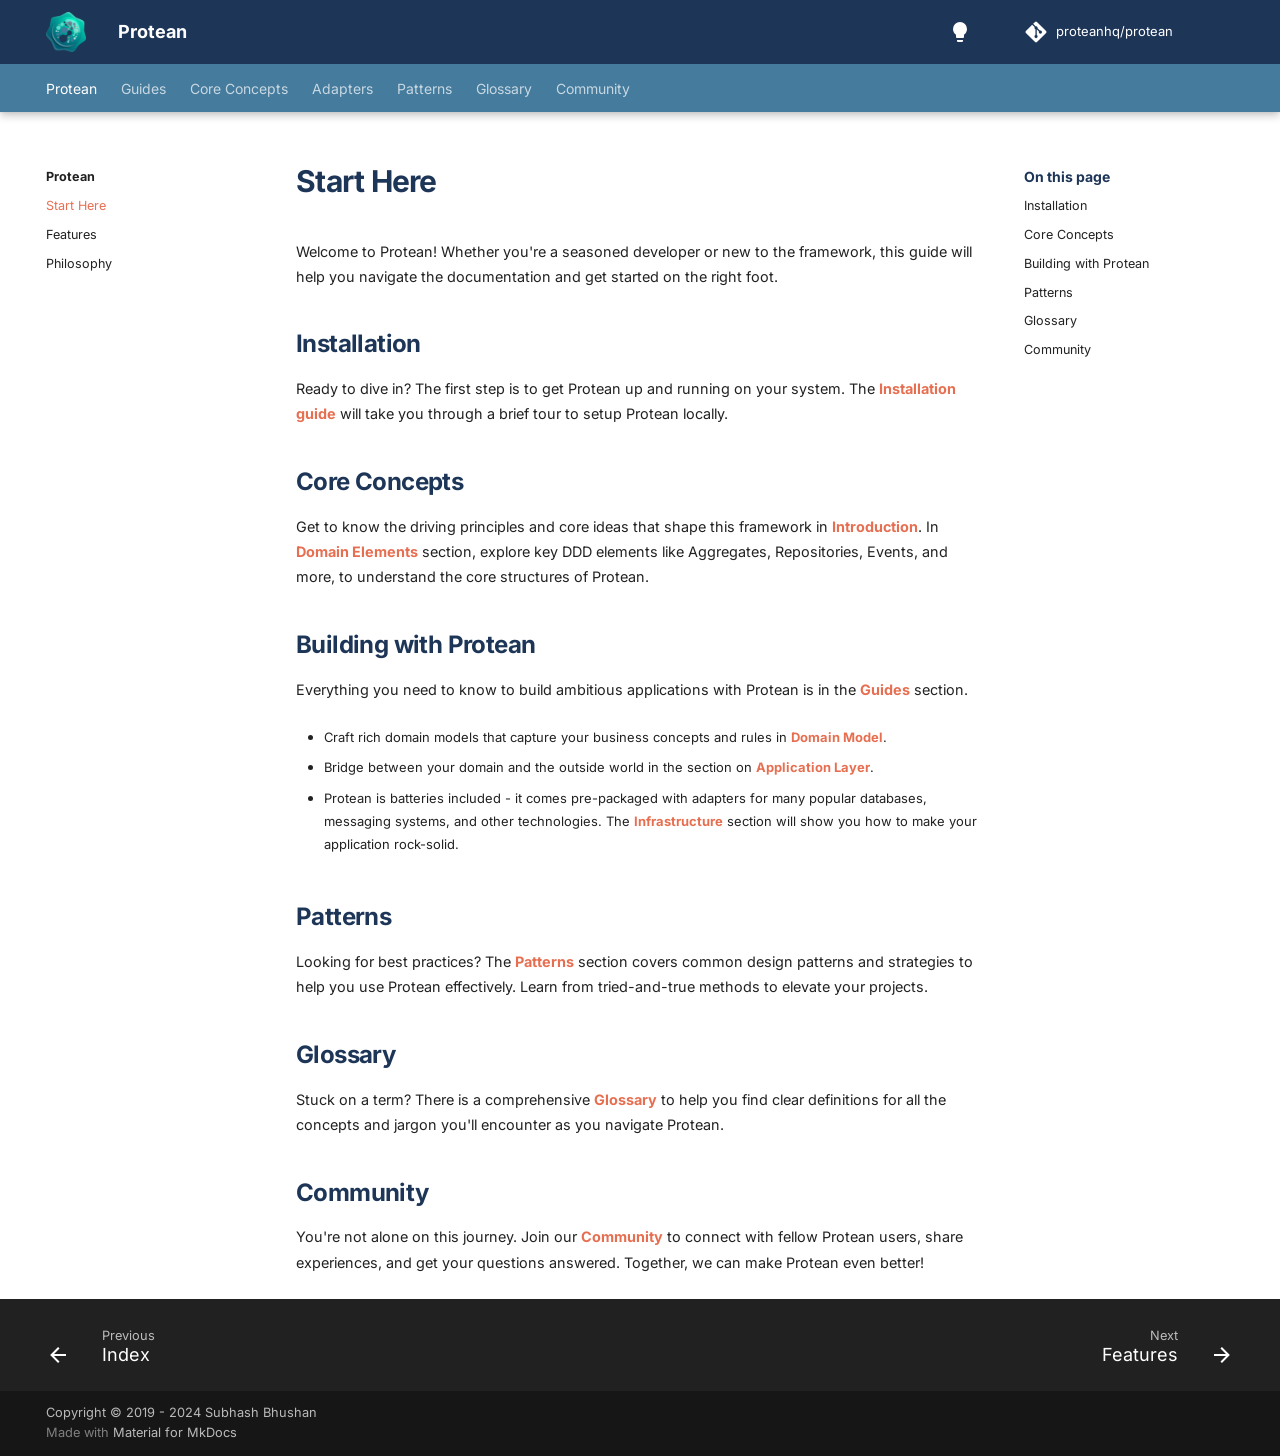
<file: start-here/index.html>
<!doctype html>
<html lang="en" class="no-js">
  <head>
    
      <meta charset="utf-8">
      <meta name="viewport" content="width=device-width,initial-scale=1">
      
      
      
        <link rel="canonical" href="https://docs.proteanhq.com/start-here/">
      
      
        <link rel="prev" href="..">
      
      
        <link rel="next" href="../features/">
      
      
      <link rel="icon" href="../assets/favicon.png">
      <meta name="generator" content="mkdocs-1.6.1, mkdocs-material-9.6.14">
    
    
      
        <title>Start Here - Protean</title>
      
    
    
      <link rel="stylesheet" href="../assets/stylesheets/main.342714a4.min.css">
      
        
        <link rel="stylesheet" href="../assets/stylesheets/palette.06af60db.min.css">
      
      


    
    
      
    
    
      
        
        
        
        <link rel="stylesheet" href="../assets/external/fonts.googleapis.com/css.56f7ac64.css">
        <style>:root{--md-text-font:"Inter";--md-code-font:"JetBrains Mono"}</style>
      
    
    
      <link rel="stylesheet" href="../stylesheets/extra.css">
    
    <script>__md_scope=new URL("..",location),__md_hash=e=>[...e].reduce(((e,_)=>(e<<5)-e+_.charCodeAt(0)),0),__md_get=(e,_=localStorage,t=__md_scope)=>JSON.parse(_.getItem(t.pathname+"."+e)),__md_set=(e,_,t=localStorage,a=__md_scope)=>{try{t.setItem(a.pathname+"."+e,JSON.stringify(_))}catch(e){}}</script>
    
      

    
    
    
  </head>
  
  
    
    
      
    
    
    
    
    <body dir="ltr" data-md-color-scheme="default" data-md-color-primary="indigo" data-md-color-accent="indigo">
  
    
    <input class="md-toggle" data-md-toggle="drawer" type="checkbox" id="__drawer" autocomplete="off">
    <input class="md-toggle" data-md-toggle="search" type="checkbox" id="__search" autocomplete="off">
    <label class="md-overlay" for="__drawer"></label>
    <div data-md-component="skip">
      
        
        <a href="#start-here" class="md-skip">
          Skip to content
        </a>
      
    </div>
    <div data-md-component="announce">
      
    </div>
    
    
      

  

<header class="md-header md-header--shadow md-header--lifted" data-md-component="header">
  <nav class="md-header__inner md-grid" aria-label="Header">
    <a href=".." title="Protean" class="md-header__button md-logo" aria-label="Protean" data-md-component="logo">
      
  <img src="../assets/logo.png" alt="logo">

    </a>
    <label class="md-header__button md-icon" for="__drawer">
      
      <svg xmlns="http://www.w3.org/2000/svg" viewBox="0 0 24 24"><path d="M3 6h18v2H3zm0 5h18v2H3zm0 5h18v2H3z"/></svg>
    </label>
    <div class="md-header__title" data-md-component="header-title">
      <div class="md-header__ellipsis">
        <div class="md-header__topic">
          <span class="md-ellipsis">
            Protean
          </span>
        </div>
        <div class="md-header__topic" data-md-component="header-topic">
          <span class="md-ellipsis">
            
              Start Here
            
          </span>
        </div>
      </div>
    </div>
    
      
        <form class="md-header__option" data-md-component="palette">
  
    
    
    
    <input class="md-option" data-md-color-media="(prefers-color-scheme: light)" data-md-color-scheme="default" data-md-color-primary="indigo" data-md-color-accent="indigo"  aria-label="Switch to dark mode"  type="radio" name="__palette" id="__palette_0">
    
      <label class="md-header__button md-icon" title="Switch to dark mode" for="__palette_1" hidden>
        <svg xmlns="http://www.w3.org/2000/svg" viewBox="0 0 24 24"><path d="M12 2a7 7 0 0 0-7 7c0 2.38 1.19 4.47 3 5.74V17a1 1 0 0 0 1 1h6a1 1 0 0 0 1-1v-2.26c1.81-1.27 3-3.36 3-5.74a7 7 0 0 0-7-7M9 21a1 1 0 0 0 1 1h4a1 1 0 0 0 1-1v-1H9z"/></svg>
      </label>
    
  
    
    
    
    <input class="md-option" data-md-color-media="(prefers-color-scheme: dark)" data-md-color-scheme="slate" data-md-color-primary="indigo" data-md-color-accent="indigo"  aria-label="Switch to light mode"  type="radio" name="__palette" id="__palette_1">
    
      <label class="md-header__button md-icon" title="Switch to light mode" for="__palette_0" hidden>
        <svg xmlns="http://www.w3.org/2000/svg" viewBox="0 0 24 24"><path d="M12 2a7 7 0 0 1 7 7c0 2.38-1.19 4.47-3 5.74V17a1 1 0 0 1-1 1H9a1 1 0 0 1-1-1v-2.26C6.19 13.47 5 11.38 5 9a7 7 0 0 1 7-7M9 21v-1h6v1a1 1 0 0 1-1 1h-4a1 1 0 0 1-1-1m3-17a5 5 0 0 0-5 5c0 2.05 1.23 3.81 3 4.58V16h4v-2.42c1.77-.77 3-2.53 3-4.58a5 5 0 0 0-5-5"/></svg>
      </label>
    
  
</form>
      
    
    
      <script>var palette=__md_get("__palette");if(palette&&palette.color){if("(prefers-color-scheme)"===palette.color.media){var media=matchMedia("(prefers-color-scheme: light)"),input=document.querySelector(media.matches?"[data-md-color-media='(prefers-color-scheme: light)']":"[data-md-color-media='(prefers-color-scheme: dark)']");palette.color.media=input.getAttribute("data-md-color-media"),palette.color.scheme=input.getAttribute("data-md-color-scheme"),palette.color.primary=input.getAttribute("data-md-color-primary"),palette.color.accent=input.getAttribute("data-md-color-accent")}for(var[key,value]of Object.entries(palette.color))document.body.setAttribute("data-md-color-"+key,value)}</script>
    
    
    
    
      <div class="md-header__source">
        <a href="https://github.com/proteanhq/protean" title="Go to repository" class="md-source" data-md-component="source">
  <div class="md-source__icon md-icon">
    
    <svg xmlns="http://www.w3.org/2000/svg" viewBox="0 0 448 512"><!--! Font Awesome Free 6.7.2 by @fontawesome - https://fontawesome.com License - https://fontawesome.com/license/free (Icons: CC BY 4.0, Fonts: SIL OFL 1.1, Code: MIT License) Copyright 2024 Fonticons, Inc.--><path d="M439.55 236.05 244 40.45a28.87 28.87 0 0 0-40.81 0l-40.66 40.63 51.52 51.52c27.06-9.14 52.68 16.77 43.39 43.68l49.66 49.66c34.23-11.8 61.18 31 35.47 56.69-26.49 26.49-70.21-2.87-56-37.34L240.22 199v121.85c25.3 12.54 22.26 41.85 9.08 55a34.34 34.34 0 0 1-48.55 0c-17.57-17.6-11.07-46.91 11.25-56v-123c-20.8-8.51-24.6-30.74-18.64-45L142.57 101 8.45 235.14a28.86 28.86 0 0 0 0 40.81l195.61 195.6a28.86 28.86 0 0 0 40.8 0l194.69-194.69a28.86 28.86 0 0 0 0-40.81"/></svg>
  </div>
  <div class="md-source__repository">
    proteanhq/protean
  </div>
</a>
      </div>
    
  </nav>
  
    
      
<nav class="md-tabs" aria-label="Tabs" data-md-component="tabs">
  <div class="md-grid">
    <ul class="md-tabs__list">
      
        
  
  
  
    
  
  
    
    
      <li class="md-tabs__item md-tabs__item--active">
        <a href=".." class="md-tabs__link">
          
  
  
    
  
  Protean

        </a>
      </li>
    
  

      
        
  
  
  
  
    
    
      <li class="md-tabs__item">
        <a href="../guides/getting-started/installation/" class="md-tabs__link">
          
  
  
    
  
  Guides

        </a>
      </li>
    
  

      
        
  
  
  
  
    
    
      
  
  
  
  
    
    
      <li class="md-tabs__item">
        <a href="../core-concepts/ddd/" class="md-tabs__link">
          
  
  
    
  
  Core Concepts

        </a>
      </li>
    
  

    
  

      
        
  
  
  
  
    
    
      <li class="md-tabs__item">
        <a href="../adapters/" class="md-tabs__link">
          
  
  
    
  
  Adapters

        </a>
      </li>
    
  

      
        
  
  
  
  
    
    
      <li class="md-tabs__item">
        <a href="../patterns/" class="md-tabs__link">
          
  
  
    
  
  Patterns

        </a>
      </li>
    
  

      
        
  
  
  
  
    <li class="md-tabs__item">
      <a href="../glossary/" class="md-tabs__link">
        
  
  
    
  
  Glossary

      </a>
    </li>
  

      
        
  
  
  
  
    
    
      <li class="md-tabs__item">
        <a href="../community/" class="md-tabs__link">
          
  
  
    
  
  Community

        </a>
      </li>
    
  

      
    </ul>
  </div>
</nav>
    
  
</header>
    
    <div class="md-container" data-md-component="container">
      
      
        
      
      <main class="md-main" data-md-component="main">
        <div class="md-main__inner md-grid">
          
            
              
              <div class="md-sidebar md-sidebar--primary" data-md-component="sidebar" data-md-type="navigation" >
                <div class="md-sidebar__scrollwrap">
                  <div class="md-sidebar__inner">
                    


  


<nav class="md-nav md-nav--primary md-nav--lifted" aria-label="Navigation" data-md-level="0">
  <label class="md-nav__title" for="__drawer">
    <a href=".." title="Protean" class="md-nav__button md-logo" aria-label="Protean" data-md-component="logo">
      
  <img src="../assets/logo.png" alt="logo">

    </a>
    Protean
  </label>
  
    <div class="md-nav__source">
      <a href="https://github.com/proteanhq/protean" title="Go to repository" class="md-source" data-md-component="source">
  <div class="md-source__icon md-icon">
    
    <svg xmlns="http://www.w3.org/2000/svg" viewBox="0 0 448 512"><!--! Font Awesome Free 6.7.2 by @fontawesome - https://fontawesome.com License - https://fontawesome.com/license/free (Icons: CC BY 4.0, Fonts: SIL OFL 1.1, Code: MIT License) Copyright 2024 Fonticons, Inc.--><path d="M439.55 236.05 244 40.45a28.87 28.87 0 0 0-40.81 0l-40.66 40.63 51.52 51.52c27.06-9.14 52.68 16.77 43.39 43.68l49.66 49.66c34.23-11.8 61.18 31 35.47 56.69-26.49 26.49-70.21-2.87-56-37.34L240.22 199v121.85c25.3 12.54 22.26 41.85 9.08 55a34.34 34.34 0 0 1-48.55 0c-17.57-17.6-11.07-46.91 11.25-56v-123c-20.8-8.51-24.6-30.74-18.64-45L142.57 101 8.45 235.14a28.86 28.86 0 0 0 0 40.81l195.61 195.6a28.86 28.86 0 0 0 40.8 0l194.69-194.69a28.86 28.86 0 0 0 0-40.81"/></svg>
  </div>
  <div class="md-source__repository">
    proteanhq/protean
  </div>
</a>
    </div>
  
  <ul class="md-nav__list" data-md-scrollfix>
    
      
      
  
  
    
  
  
  
    
    
      
        
          
        
      
        
      
        
      
        
      
    
    
    
      
        
        
      
      
        
      
    
    
      
    
    <li class="md-nav__item md-nav__item--active md-nav__item--section md-nav__item--nested">
      
        
        
        <input class="md-nav__toggle md-toggle " type="checkbox" id="__nav_1" checked>
        
          
          <div class="md-nav__link md-nav__container">
            <a href=".." class="md-nav__link ">
              
  
  
  <span class="md-ellipsis">
    Protean
    
  </span>
  

            </a>
            
              
              <label class="md-nav__link " for="__nav_1" id="__nav_1_label" tabindex="">
                <span class="md-nav__icon md-icon"></span>
              </label>
            
          </div>
        
        <nav class="md-nav" data-md-level="1" aria-labelledby="__nav_1_label" aria-expanded="true">
          <label class="md-nav__title" for="__nav_1">
            <span class="md-nav__icon md-icon"></span>
            Protean
          </label>
          <ul class="md-nav__list" data-md-scrollfix>
            
              
            
              
                
  
  
    
  
  
  
    <li class="md-nav__item md-nav__item--active">
      
      <input class="md-nav__toggle md-toggle" type="checkbox" id="__toc">
      
      
        
      
      
        <label class="md-nav__link md-nav__link--active" for="__toc">
          
  
  
  <span class="md-ellipsis">
    Start Here
    
  </span>
  

          <span class="md-nav__icon md-icon"></span>
        </label>
      
      <a href="./" class="md-nav__link md-nav__link--active">
        
  
  
  <span class="md-ellipsis">
    Start Here
    
  </span>
  

      </a>
      
        

<nav class="md-nav md-nav--secondary" aria-label="On this page">
  
  
  
    
  
  
    <label class="md-nav__title" for="__toc">
      <span class="md-nav__icon md-icon"></span>
      On this page
    </label>
    <ul class="md-nav__list" data-md-component="toc" data-md-scrollfix>
      
        <li class="md-nav__item">
  <a href="#installation" class="md-nav__link">
    <span class="md-ellipsis">
      Installation
    </span>
  </a>
  
</li>
      
        <li class="md-nav__item">
  <a href="#core-concepts" class="md-nav__link">
    <span class="md-ellipsis">
      Core Concepts
    </span>
  </a>
  
</li>
      
        <li class="md-nav__item">
  <a href="#building-with-protean" class="md-nav__link">
    <span class="md-ellipsis">
      Building with Protean
    </span>
  </a>
  
</li>
      
        <li class="md-nav__item">
  <a href="#patterns" class="md-nav__link">
    <span class="md-ellipsis">
      Patterns
    </span>
  </a>
  
</li>
      
        <li class="md-nav__item">
  <a href="#glossary" class="md-nav__link">
    <span class="md-ellipsis">
      Glossary
    </span>
  </a>
  
</li>
      
        <li class="md-nav__item">
  <a href="#community" class="md-nav__link">
    <span class="md-ellipsis">
      Community
    </span>
  </a>
  
</li>
      
    </ul>
  
</nav>
      
    </li>
  

              
            
              
                
  
  
  
  
    <li class="md-nav__item">
      <a href="../features/" class="md-nav__link">
        
  
  
  <span class="md-ellipsis">
    Features
    
  </span>
  

      </a>
    </li>
  

              
            
              
                
  
  
  
  
    <li class="md-nav__item">
      <a href="../core-concepts/philosophy/" class="md-nav__link">
        
  
  
  <span class="md-ellipsis">
    Philosophy
    
  </span>
  

      </a>
    </li>
  

              
            
          </ul>
        </nav>
      
    </li>
  

    
      
      
  
  
  
  
    
    
      
        
      
        
      
        
      
        
      
        
      
    
    
    
      
      
        
      
    
    
      
        
        
      
    
    <li class="md-nav__item md-nav__item--pruned md-nav__item--nested">
      
        
  
  
  
    <a href="../guides/getting-started/installation/" class="md-nav__link">
      
  
  
  <span class="md-ellipsis">
    Guides
    
  </span>
  

      
        <span class="md-nav__icon md-icon"></span>
      
    </a>
  

      
    </li>
  

    
      
      
  
  
  
  
    
    
      
        
      
        
      
    
    
    
      
      
        
      
    
    
      
        
        
      
    
    <li class="md-nav__item md-nav__item--pruned md-nav__item--nested">
      
        
  
  
  
    
  
  
  
    <a href="../core-concepts/ddd/" class="md-nav__link">
      
  
  
  <span class="md-ellipsis">
    Core Concepts
    
  </span>
  

      
        <span class="md-nav__icon md-icon"></span>
      
    </a>
  

  

      
    </li>
  

    
      
      
  
  
  
  
    
    
      
        
          
        
      
        
      
        
      
        
      
        
      
        
      
    
    
    
      
      
        
      
    
    
      
        
        
      
    
    <li class="md-nav__item md-nav__item--pruned md-nav__item--nested">
      
        
  
  
  
    <a href="../adapters/" class="md-nav__link">
      
  
  
  <span class="md-ellipsis">
    Adapters
    
  </span>
  

      
        <span class="md-nav__icon md-icon"></span>
      
    </a>
  

      
    </li>
  

    
      
      
  
  
  
  
    
    
      
        
          
        
      
    
    
    
      
      
        
      
    
    
      
        
        
      
    
    <li class="md-nav__item md-nav__item--pruned md-nav__item--nested">
      
        
  
  
  
    <a href="../patterns/" class="md-nav__link">
      
  
  
  <span class="md-ellipsis">
    Patterns
    
  </span>
  

      
        <span class="md-nav__icon md-icon"></span>
      
    </a>
  

      
    </li>
  

    
      
      
  
  
  
  
    <li class="md-nav__item">
      <a href="../glossary/" class="md-nav__link">
        
  
  
  <span class="md-ellipsis">
    Glossary
    
  </span>
  

      </a>
    </li>
  

    
      
      
  
  
  
  
    
    
      
        
          
        
      
        
      
        
      
        
      
    
    
    
      
      
        
      
    
    
      
        
        
      
    
    <li class="md-nav__item md-nav__item--pruned md-nav__item--nested">
      
        
  
  
  
    <a href="../community/" class="md-nav__link">
      
  
  
  <span class="md-ellipsis">
    Community
    
  </span>
  

      
        <span class="md-nav__icon md-icon"></span>
      
    </a>
  

      
    </li>
  

    
  </ul>
</nav>
                  </div>
                </div>
              </div>
            
            
              
              <div class="md-sidebar md-sidebar--secondary" data-md-component="sidebar" data-md-type="toc" >
                <div class="md-sidebar__scrollwrap">
                  <div class="md-sidebar__inner">
                    

<nav class="md-nav md-nav--secondary" aria-label="On this page">
  
  
  
    
  
  
    <label class="md-nav__title" for="__toc">
      <span class="md-nav__icon md-icon"></span>
      On this page
    </label>
    <ul class="md-nav__list" data-md-component="toc" data-md-scrollfix>
      
        <li class="md-nav__item">
  <a href="#installation" class="md-nav__link">
    <span class="md-ellipsis">
      Installation
    </span>
  </a>
  
</li>
      
        <li class="md-nav__item">
  <a href="#core-concepts" class="md-nav__link">
    <span class="md-ellipsis">
      Core Concepts
    </span>
  </a>
  
</li>
      
        <li class="md-nav__item">
  <a href="#building-with-protean" class="md-nav__link">
    <span class="md-ellipsis">
      Building with Protean
    </span>
  </a>
  
</li>
      
        <li class="md-nav__item">
  <a href="#patterns" class="md-nav__link">
    <span class="md-ellipsis">
      Patterns
    </span>
  </a>
  
</li>
      
        <li class="md-nav__item">
  <a href="#glossary" class="md-nav__link">
    <span class="md-ellipsis">
      Glossary
    </span>
  </a>
  
</li>
      
        <li class="md-nav__item">
  <a href="#community" class="md-nav__link">
    <span class="md-ellipsis">
      Community
    </span>
  </a>
  
</li>
      
    </ul>
  
</nav>
                  </div>
                </div>
              </div>
            
          
          
            <div class="md-content" data-md-component="content">
              <article class="md-content__inner md-typeset">
                
                  


  
  


<h1 id="start-here">Start Here</h1>
<p>Welcome to Protean! Whether you're a seasoned developer or new to the framework, this guide will help you navigate the documentation and get started on the right foot.</p>
<h2 id="installation">Installation</h2>
<p>Ready to dive in? The first step is to get Protean up and running on your system. The <a href="../guides/getting-started/installation/">Installation guide</a> will take you through a brief tour to setup Protean locally.</p>
<h2 id="core-concepts">Core Concepts</h2>
<p>Get to know the driving principles and core ideas that shape this framework in <a href="./core-concepts/index.md">Introduction</a>. In <a href="../core-concepts/domain-elements/">Domain Elements</a> section, explore key DDD elements like Aggregates, Repositories, Events, and more, to understand the core structures of Protean.</p>
<h2 id="building-with-protean">Building with Protean</h2>
<p>Everything you need to know to build ambitious applications with Protean is in
the <a href="../guides/getting-started/installation/">Guides</a> section.</p>
<ul>
<li>
<p>Craft rich domain models that capture your business concepts and rules in <a href="../guides/compose-a-domain/">Domain Model</a>.</p>
</li>
<li>
<p>Bridge between your domain and the outside world in the section on <a href="../guides/configuration/">Application Layer</a>.</p>
</li>
<li>
<p>Protean is batteries included - it comes pre-packaged with adapters for many popular databases, messaging systems, and other technologies. The <a href="../adapters/">Infrastructure</a> section will show you how to make your application rock-solid.</p>
</li>
</ul>
<h2 id="patterns">Patterns</h2>
<p>Looking for best practices? The <a href="../patterns/">Patterns</a> section covers common design patterns and strategies to help you use Protean effectively. Learn from tried-and-true methods to elevate your projects.</p>
<h2 id="glossary">Glossary</h2>
<p>Stuck on a term? There is a comprehensive <a href="../glossary/">Glossary</a> to help you find clear definitions for all the concepts and jargon you'll encounter as you navigate Protean.</p>
<h2 id="community">Community</h2>
<p>You're not alone on this journey. Join our <a href="../community/">Community</a> to connect with fellow Protean users, share experiences, and get your questions answered. Together, we can make Protean even better!</p>












                
              </article>
            </div>
          
          
  <script>var tabs=__md_get("__tabs");if(Array.isArray(tabs))e:for(var set of document.querySelectorAll(".tabbed-set")){var labels=set.querySelector(".tabbed-labels");for(var tab of tabs)for(var label of labels.getElementsByTagName("label"))if(label.innerText.trim()===tab){var input=document.getElementById(label.htmlFor);input.checked=!0;continue e}}</script>

<script>var target=document.getElementById(location.hash.slice(1));target&&target.name&&(target.checked=target.name.startsWith("__tabbed_"))</script>
        </div>
        
          <button type="button" class="md-top md-icon" data-md-component="top" hidden>
  
  <svg xmlns="http://www.w3.org/2000/svg" viewBox="0 0 24 24"><path d="M13 20h-2V8l-5.5 5.5-1.42-1.42L12 4.16l7.92 7.92-1.42 1.42L13 8z"/></svg>
  Back to top
</button>
        
      </main>
      
        <footer class="md-footer">
  
    
      
      <nav class="md-footer__inner md-grid" aria-label="Footer" >
        
          
          <a href=".." class="md-footer__link md-footer__link--prev" aria-label="Previous: Index">
            <div class="md-footer__button md-icon">
              
              <svg xmlns="http://www.w3.org/2000/svg" viewBox="0 0 24 24"><path d="M20 11v2H8l5.5 5.5-1.42 1.42L4.16 12l7.92-7.92L13.5 5.5 8 11z"/></svg>
            </div>
            <div class="md-footer__title">
              <span class="md-footer__direction">
                Previous
              </span>
              <div class="md-ellipsis">
                Index
              </div>
            </div>
          </a>
        
        
          
          <a href="../features/" class="md-footer__link md-footer__link--next" aria-label="Next: Features">
            <div class="md-footer__title">
              <span class="md-footer__direction">
                Next
              </span>
              <div class="md-ellipsis">
                Features
              </div>
            </div>
            <div class="md-footer__button md-icon">
              
              <svg xmlns="http://www.w3.org/2000/svg" viewBox="0 0 24 24"><path d="M4 11v2h12l-5.5 5.5 1.42 1.42L19.84 12l-7.92-7.92L10.5 5.5 16 11z"/></svg>
            </div>
          </a>
        
      </nav>
    
  
  <div class="md-footer-meta md-typeset">
    <div class="md-footer-meta__inner md-grid">
      <div class="md-copyright">
  
    <div class="md-copyright__highlight">
      Copyright &copy; 2019 - 2024 Subhash Bhushan
    </div>
  
  
    Made with
    <a href="https://squidfunk.github.io/mkdocs-material/" target="_blank" rel="noopener">
      Material for MkDocs
    </a>
  
</div>
      
    </div>
  </div>
</footer>
      
    </div>
    <div class="md-dialog" data-md-component="dialog">
      <div class="md-dialog__inner md-typeset"></div>
    </div>
    
      <div class="md-progress" data-md-component="progress" role="progressbar"></div>
    
    
    
      
      <script id="__config" type="application/json">{"base": "..", "features": ["content.code.annotate", "content.code.copy", "content.code.select", "content.tabs.link", "content.tooltips", "navigation.expand", "navigation.footer", "navigation.indexes", "navigation.instant", "navigation.instant.prefetch", "navigation.instant.progress", "navigation.path", "navigation.prune", "navigation.sections", "navigation.tabs", "navigation.tabs.sticky", "navigation.top", "navigation.tracking", "search.highlight", "search.suggest", "toc.follow"], "search": "../assets/javascripts/workers/search.d50fe291.min.js", "tags": null, "translations": {"clipboard.copied": "Copied to clipboard", "clipboard.copy": "Copy to clipboard", "search.result.more.one": "1 more on this page", "search.result.more.other": "# more on this page", "search.result.none": "No matching documents", "search.result.one": "1 matching document", "search.result.other": "# matching documents", "search.result.placeholder": "Type to start searching", "search.result.term.missing": "Missing", "select.version": "Select version"}, "version": null}</script>
    
    
      <script src="../assets/javascripts/bundle.13a4f30d.min.js"></script>
      
    
  </body>
</html>
</file>
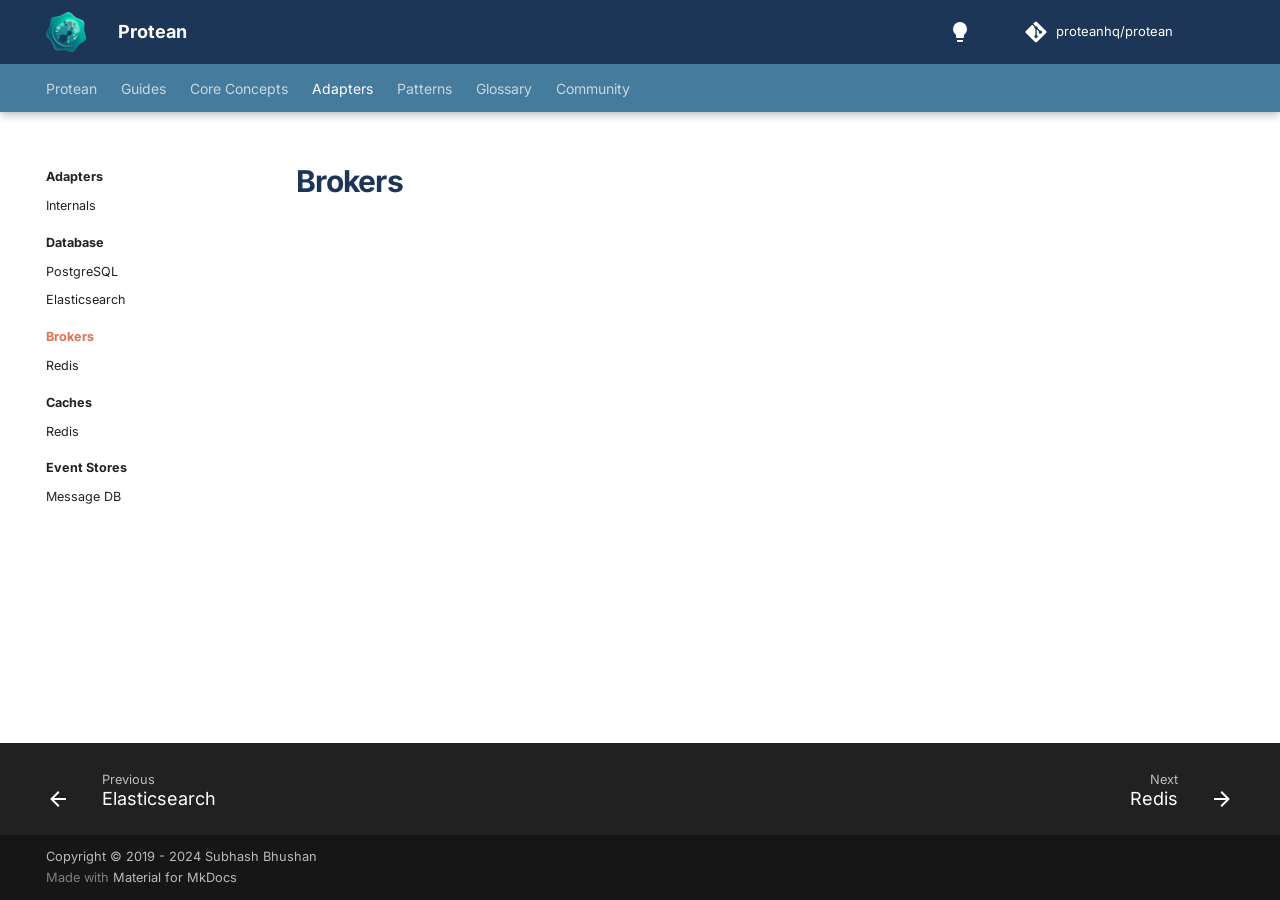
<file: adapters/broker/index.html>
<!doctype html>
<html lang="en" class="no-js">
  <head>
    
      <meta charset="utf-8">
      <meta name="viewport" content="width=device-width,initial-scale=1">
      
      
      
        <link rel="canonical" href="https://docs.proteanhq.com/adapters/broker/">
      
      
        <link rel="prev" href="../database/elasticsearch/">
      
      
        <link rel="next" href="redis/">
      
      
      <link rel="icon" href="../../assets/favicon.png">
      <meta name="generator" content="mkdocs-1.6.1, mkdocs-material-9.6.14">
    
    
      
        <title>Brokers - Protean</title>
      
    
    
      <link rel="stylesheet" href="../../assets/stylesheets/main.342714a4.min.css">
      
        
        <link rel="stylesheet" href="../../assets/stylesheets/palette.06af60db.min.css">
      
      


    
    
      
    
    
      
        
        
        
        <link rel="stylesheet" href="../../assets/external/fonts.googleapis.com/css.56f7ac64.css">
        <style>:root{--md-text-font:"Inter";--md-code-font:"JetBrains Mono"}</style>
      
    
    
      <link rel="stylesheet" href="../../stylesheets/extra.css">
    
    <script>__md_scope=new URL("../..",location),__md_hash=e=>[...e].reduce(((e,_)=>(e<<5)-e+_.charCodeAt(0)),0),__md_get=(e,_=localStorage,t=__md_scope)=>JSON.parse(_.getItem(t.pathname+"."+e)),__md_set=(e,_,t=localStorage,a=__md_scope)=>{try{t.setItem(a.pathname+"."+e,JSON.stringify(_))}catch(e){}}</script>
    
      

    
    
    
  </head>
  
  
    
    
      
    
    
    
    
    <body dir="ltr" data-md-color-scheme="default" data-md-color-primary="indigo" data-md-color-accent="indigo">
  
    
    <input class="md-toggle" data-md-toggle="drawer" type="checkbox" id="__drawer" autocomplete="off">
    <input class="md-toggle" data-md-toggle="search" type="checkbox" id="__search" autocomplete="off">
    <label class="md-overlay" for="__drawer"></label>
    <div data-md-component="skip">
      
        
        <a href="#brokers" class="md-skip">
          Skip to content
        </a>
      
    </div>
    <div data-md-component="announce">
      
    </div>
    
    
      

  

<header class="md-header md-header--shadow md-header--lifted" data-md-component="header">
  <nav class="md-header__inner md-grid" aria-label="Header">
    <a href="../.." title="Protean" class="md-header__button md-logo" aria-label="Protean" data-md-component="logo">
      
  <img src="../../assets/logo.png" alt="logo">

    </a>
    <label class="md-header__button md-icon" for="__drawer">
      
      <svg xmlns="http://www.w3.org/2000/svg" viewBox="0 0 24 24"><path d="M3 6h18v2H3zm0 5h18v2H3zm0 5h18v2H3z"/></svg>
    </label>
    <div class="md-header__title" data-md-component="header-title">
      <div class="md-header__ellipsis">
        <div class="md-header__topic">
          <span class="md-ellipsis">
            Protean
          </span>
        </div>
        <div class="md-header__topic" data-md-component="header-topic">
          <span class="md-ellipsis">
            
              Brokers
            
          </span>
        </div>
      </div>
    </div>
    
      
        <form class="md-header__option" data-md-component="palette">
  
    
    
    
    <input class="md-option" data-md-color-media="(prefers-color-scheme: light)" data-md-color-scheme="default" data-md-color-primary="indigo" data-md-color-accent="indigo"  aria-label="Switch to dark mode"  type="radio" name="__palette" id="__palette_0">
    
      <label class="md-header__button md-icon" title="Switch to dark mode" for="__palette_1" hidden>
        <svg xmlns="http://www.w3.org/2000/svg" viewBox="0 0 24 24"><path d="M12 2a7 7 0 0 0-7 7c0 2.38 1.19 4.47 3 5.74V17a1 1 0 0 0 1 1h6a1 1 0 0 0 1-1v-2.26c1.81-1.27 3-3.36 3-5.74a7 7 0 0 0-7-7M9 21a1 1 0 0 0 1 1h4a1 1 0 0 0 1-1v-1H9z"/></svg>
      </label>
    
  
    
    
    
    <input class="md-option" data-md-color-media="(prefers-color-scheme: dark)" data-md-color-scheme="slate" data-md-color-primary="indigo" data-md-color-accent="indigo"  aria-label="Switch to light mode"  type="radio" name="__palette" id="__palette_1">
    
      <label class="md-header__button md-icon" title="Switch to light mode" for="__palette_0" hidden>
        <svg xmlns="http://www.w3.org/2000/svg" viewBox="0 0 24 24"><path d="M12 2a7 7 0 0 1 7 7c0 2.38-1.19 4.47-3 5.74V17a1 1 0 0 1-1 1H9a1 1 0 0 1-1-1v-2.26C6.19 13.47 5 11.38 5 9a7 7 0 0 1 7-7M9 21v-1h6v1a1 1 0 0 1-1 1h-4a1 1 0 0 1-1-1m3-17a5 5 0 0 0-5 5c0 2.05 1.23 3.81 3 4.58V16h4v-2.42c1.77-.77 3-2.53 3-4.58a5 5 0 0 0-5-5"/></svg>
      </label>
    
  
</form>
      
    
    
      <script>var palette=__md_get("__palette");if(palette&&palette.color){if("(prefers-color-scheme)"===palette.color.media){var media=matchMedia("(prefers-color-scheme: light)"),input=document.querySelector(media.matches?"[data-md-color-media='(prefers-color-scheme: light)']":"[data-md-color-media='(prefers-color-scheme: dark)']");palette.color.media=input.getAttribute("data-md-color-media"),palette.color.scheme=input.getAttribute("data-md-color-scheme"),palette.color.primary=input.getAttribute("data-md-color-primary"),palette.color.accent=input.getAttribute("data-md-color-accent")}for(var[key,value]of Object.entries(palette.color))document.body.setAttribute("data-md-color-"+key,value)}</script>
    
    
    
    
      <div class="md-header__source">
        <a href="https://github.com/proteanhq/protean" title="Go to repository" class="md-source" data-md-component="source">
  <div class="md-source__icon md-icon">
    
    <svg xmlns="http://www.w3.org/2000/svg" viewBox="0 0 448 512"><!--! Font Awesome Free 6.7.2 by @fontawesome - https://fontawesome.com License - https://fontawesome.com/license/free (Icons: CC BY 4.0, Fonts: SIL OFL 1.1, Code: MIT License) Copyright 2024 Fonticons, Inc.--><path d="M439.55 236.05 244 40.45a28.87 28.87 0 0 0-40.81 0l-40.66 40.63 51.52 51.52c27.06-9.14 52.68 16.77 43.39 43.68l49.66 49.66c34.23-11.8 61.18 31 35.47 56.69-26.49 26.49-70.21-2.87-56-37.34L240.22 199v121.85c25.3 12.54 22.26 41.85 9.08 55a34.34 34.34 0 0 1-48.55 0c-17.57-17.6-11.07-46.91 11.25-56v-123c-20.8-8.51-24.6-30.74-18.64-45L142.57 101 8.45 235.14a28.86 28.86 0 0 0 0 40.81l195.61 195.6a28.86 28.86 0 0 0 40.8 0l194.69-194.69a28.86 28.86 0 0 0 0-40.81"/></svg>
  </div>
  <div class="md-source__repository">
    proteanhq/protean
  </div>
</a>
      </div>
    
  </nav>
  
    
      
<nav class="md-tabs" aria-label="Tabs" data-md-component="tabs">
  <div class="md-grid">
    <ul class="md-tabs__list">
      
        
  
  
  
  
    
    
      <li class="md-tabs__item">
        <a href="../.." class="md-tabs__link">
          
  
  
    
  
  Protean

        </a>
      </li>
    
  

      
        
  
  
  
  
    
    
      <li class="md-tabs__item">
        <a href="../../guides/getting-started/installation/" class="md-tabs__link">
          
  
  
    
  
  Guides

        </a>
      </li>
    
  

      
        
  
  
  
  
    
    
      
  
  
  
  
    
    
      <li class="md-tabs__item">
        <a href="../../core-concepts/ddd/" class="md-tabs__link">
          
  
  
    
  
  Core Concepts

        </a>
      </li>
    
  

    
  

      
        
  
  
  
    
  
  
    
    
      <li class="md-tabs__item md-tabs__item--active">
        <a href="../" class="md-tabs__link">
          
  
  
    
  
  Adapters

        </a>
      </li>
    
  

      
        
  
  
  
  
    
    
      <li class="md-tabs__item">
        <a href="../../patterns/" class="md-tabs__link">
          
  
  
    
  
  Patterns

        </a>
      </li>
    
  

      
        
  
  
  
  
    <li class="md-tabs__item">
      <a href="../../glossary/" class="md-tabs__link">
        
  
  
    
  
  Glossary

      </a>
    </li>
  

      
        
  
  
  
  
    
    
      <li class="md-tabs__item">
        <a href="../../community/" class="md-tabs__link">
          
  
  
    
  
  Community

        </a>
      </li>
    
  

      
    </ul>
  </div>
</nav>
    
  
</header>
    
    <div class="md-container" data-md-component="container">
      
      
        
      
      <main class="md-main" data-md-component="main">
        <div class="md-main__inner md-grid">
          
            
              
              <div class="md-sidebar md-sidebar--primary" data-md-component="sidebar" data-md-type="navigation" >
                <div class="md-sidebar__scrollwrap">
                  <div class="md-sidebar__inner">
                    


  


<nav class="md-nav md-nav--primary md-nav--lifted" aria-label="Navigation" data-md-level="0">
  <label class="md-nav__title" for="__drawer">
    <a href="../.." title="Protean" class="md-nav__button md-logo" aria-label="Protean" data-md-component="logo">
      
  <img src="../../assets/logo.png" alt="logo">

    </a>
    Protean
  </label>
  
    <div class="md-nav__source">
      <a href="https://github.com/proteanhq/protean" title="Go to repository" class="md-source" data-md-component="source">
  <div class="md-source__icon md-icon">
    
    <svg xmlns="http://www.w3.org/2000/svg" viewBox="0 0 448 512"><!--! Font Awesome Free 6.7.2 by @fontawesome - https://fontawesome.com License - https://fontawesome.com/license/free (Icons: CC BY 4.0, Fonts: SIL OFL 1.1, Code: MIT License) Copyright 2024 Fonticons, Inc.--><path d="M439.55 236.05 244 40.45a28.87 28.87 0 0 0-40.81 0l-40.66 40.63 51.52 51.52c27.06-9.14 52.68 16.77 43.39 43.68l49.66 49.66c34.23-11.8 61.18 31 35.47 56.69-26.49 26.49-70.21-2.87-56-37.34L240.22 199v121.85c25.3 12.54 22.26 41.85 9.08 55a34.34 34.34 0 0 1-48.55 0c-17.57-17.6-11.07-46.91 11.25-56v-123c-20.8-8.51-24.6-30.74-18.64-45L142.57 101 8.45 235.14a28.86 28.86 0 0 0 0 40.81l195.61 195.6a28.86 28.86 0 0 0 40.8 0l194.69-194.69a28.86 28.86 0 0 0 0-40.81"/></svg>
  </div>
  <div class="md-source__repository">
    proteanhq/protean
  </div>
</a>
    </div>
  
  <ul class="md-nav__list" data-md-scrollfix>
    
      
      
  
  
  
  
    
    
      
        
          
        
      
        
      
        
      
        
      
    
    
    
      
      
        
      
    
    
      
        
        
      
    
    <li class="md-nav__item md-nav__item--pruned md-nav__item--nested">
      
        
  
  
  
    <a href="../.." class="md-nav__link">
      
  
  
  <span class="md-ellipsis">
    Protean
    
  </span>
  

      
        <span class="md-nav__icon md-icon"></span>
      
    </a>
  

      
    </li>
  

    
      
      
  
  
  
  
    
    
      
        
      
        
      
        
      
        
      
        
      
    
    
    
      
      
        
      
    
    
      
        
        
      
    
    <li class="md-nav__item md-nav__item--pruned md-nav__item--nested">
      
        
  
  
  
    <a href="../../guides/getting-started/installation/" class="md-nav__link">
      
  
  
  <span class="md-ellipsis">
    Guides
    
  </span>
  

      
        <span class="md-nav__icon md-icon"></span>
      
    </a>
  

      
    </li>
  

    
      
      
  
  
  
  
    
    
      
        
      
        
      
    
    
    
      
      
        
      
    
    
      
        
        
      
    
    <li class="md-nav__item md-nav__item--pruned md-nav__item--nested">
      
        
  
  
  
    
  
  
  
    <a href="../../core-concepts/ddd/" class="md-nav__link">
      
  
  
  <span class="md-ellipsis">
    Core Concepts
    
  </span>
  

      
        <span class="md-nav__icon md-icon"></span>
      
    </a>
  

  

      
    </li>
  

    
      
      
  
  
    
  
  
  
    
    
      
        
          
        
      
        
      
        
      
        
      
        
      
        
      
    
    
    
      
        
        
      
      
        
      
    
    
      
    
    <li class="md-nav__item md-nav__item--active md-nav__item--section md-nav__item--nested">
      
        
        
        <input class="md-nav__toggle md-toggle " type="checkbox" id="__nav_4" checked>
        
          
          <div class="md-nav__link md-nav__container">
            <a href="../" class="md-nav__link ">
              
  
  
  <span class="md-ellipsis">
    Adapters
    
  </span>
  

            </a>
            
              
              <label class="md-nav__link " for="__nav_4" id="__nav_4_label" tabindex="">
                <span class="md-nav__icon md-icon"></span>
              </label>
            
          </div>
        
        <nav class="md-nav" data-md-level="1" aria-labelledby="__nav_4_label" aria-expanded="true">
          <label class="md-nav__title" for="__nav_4">
            <span class="md-nav__icon md-icon"></span>
            Adapters
          </label>
          <ul class="md-nav__list" data-md-scrollfix>
            
              
            
              
                
  
  
  
  
    <li class="md-nav__item">
      <a href="../internals/" class="md-nav__link">
        
  
  
  <span class="md-ellipsis">
    Internals
    
  </span>
  

      </a>
    </li>
  

              
            
              
                
  
  
  
  
    
    
      
        
          
        
      
        
      
        
      
    
    
    
      
      
        
          
          
        
      
    
    
      
    
    <li class="md-nav__item md-nav__item--section md-nav__item--nested">
      
        
        
          
        
        <input class="md-nav__toggle md-toggle md-toggle--indeterminate" type="checkbox" id="__nav_4_3" >
        
          
          <div class="md-nav__link md-nav__container">
            <a href="../database/" class="md-nav__link ">
              
  
  
  <span class="md-ellipsis">
    Database
    
  </span>
  

            </a>
            
              
              <label class="md-nav__link " for="__nav_4_3" id="__nav_4_3_label" tabindex="">
                <span class="md-nav__icon md-icon"></span>
              </label>
            
          </div>
        
        <nav class="md-nav" data-md-level="2" aria-labelledby="__nav_4_3_label" aria-expanded="false">
          <label class="md-nav__title" for="__nav_4_3">
            <span class="md-nav__icon md-icon"></span>
            Database
          </label>
          <ul class="md-nav__list" data-md-scrollfix>
            
              
            
              
                
  
  
  
  
    <li class="md-nav__item">
      <a href="../database/postgresql/" class="md-nav__link">
        
  
  
  <span class="md-ellipsis">
    PostgreSQL
    
  </span>
  

      </a>
    </li>
  

              
            
              
                
  
  
  
  
    <li class="md-nav__item">
      <a href="../database/elasticsearch/" class="md-nav__link">
        
  
  
  <span class="md-ellipsis">
    Elasticsearch
    
  </span>
  

      </a>
    </li>
  

              
            
          </ul>
        </nav>
      
    </li>
  

              
            
              
                
  
  
    
  
  
  
    
    
      
        
          
        
      
        
      
    
    
    
      
      
        
          
          
        
      
    
    
      
    
    <li class="md-nav__item md-nav__item--active md-nav__item--section md-nav__item--nested">
      
        
        
        <input class="md-nav__toggle md-toggle " type="checkbox" id="__nav_4_4" checked>
        
          
          <div class="md-nav__link md-nav__container">
            <a href="./" class="md-nav__link md-nav__link--active">
              
  
  
  <span class="md-ellipsis">
    Brokers
    
  </span>
  

            </a>
            
              
              <label class="md-nav__link md-nav__link--active" for="__nav_4_4" id="__nav_4_4_label" tabindex="">
                <span class="md-nav__icon md-icon"></span>
              </label>
            
          </div>
        
        <nav class="md-nav" data-md-level="2" aria-labelledby="__nav_4_4_label" aria-expanded="true">
          <label class="md-nav__title" for="__nav_4_4">
            <span class="md-nav__icon md-icon"></span>
            Brokers
          </label>
          <ul class="md-nav__list" data-md-scrollfix>
            
              
            
              
                
  
  
  
  
    <li class="md-nav__item">
      <a href="redis/" class="md-nav__link">
        
  
  
  <span class="md-ellipsis">
    Redis
    
  </span>
  

      </a>
    </li>
  

              
            
          </ul>
        </nav>
      
    </li>
  

              
            
              
                
  
  
  
  
    
    
      
        
          
        
      
        
      
    
    
    
      
      
        
          
          
        
      
    
    
      
    
    <li class="md-nav__item md-nav__item--section md-nav__item--nested">
      
        
        
          
        
        <input class="md-nav__toggle md-toggle md-toggle--indeterminate" type="checkbox" id="__nav_4_5" >
        
          
          <div class="md-nav__link md-nav__container">
            <a href="../cache/" class="md-nav__link ">
              
  
  
  <span class="md-ellipsis">
    Caches
    
  </span>
  

            </a>
            
              
              <label class="md-nav__link " for="__nav_4_5" id="__nav_4_5_label" tabindex="">
                <span class="md-nav__icon md-icon"></span>
              </label>
            
          </div>
        
        <nav class="md-nav" data-md-level="2" aria-labelledby="__nav_4_5_label" aria-expanded="false">
          <label class="md-nav__title" for="__nav_4_5">
            <span class="md-nav__icon md-icon"></span>
            Caches
          </label>
          <ul class="md-nav__list" data-md-scrollfix>
            
              
            
              
                
  
  
  
  
    <li class="md-nav__item">
      <a href="../cache/redis/" class="md-nav__link">
        
  
  
  <span class="md-ellipsis">
    Redis
    
  </span>
  

      </a>
    </li>
  

              
            
          </ul>
        </nav>
      
    </li>
  

              
            
              
                
  
  
  
  
    
    
      
        
          
        
      
        
      
    
    
    
      
      
        
          
          
        
      
    
    
      
    
    <li class="md-nav__item md-nav__item--section md-nav__item--nested">
      
        
        
          
        
        <input class="md-nav__toggle md-toggle md-toggle--indeterminate" type="checkbox" id="__nav_4_6" >
        
          
          <div class="md-nav__link md-nav__container">
            <a href="../eventstore/" class="md-nav__link ">
              
  
  
  <span class="md-ellipsis">
    Event Stores
    
  </span>
  

            </a>
            
              
              <label class="md-nav__link " for="__nav_4_6" id="__nav_4_6_label" tabindex="">
                <span class="md-nav__icon md-icon"></span>
              </label>
            
          </div>
        
        <nav class="md-nav" data-md-level="2" aria-labelledby="__nav_4_6_label" aria-expanded="false">
          <label class="md-nav__title" for="__nav_4_6">
            <span class="md-nav__icon md-icon"></span>
            Event Stores
          </label>
          <ul class="md-nav__list" data-md-scrollfix>
            
              
            
              
                
  
  
  
  
    <li class="md-nav__item">
      <a href="../eventstore/message-db/" class="md-nav__link">
        
  
  
  <span class="md-ellipsis">
    Message DB
    
  </span>
  

      </a>
    </li>
  

              
            
          </ul>
        </nav>
      
    </li>
  

              
            
          </ul>
        </nav>
      
    </li>
  

    
      
      
  
  
  
  
    
    
      
        
          
        
      
    
    
    
      
      
        
      
    
    
      
        
        
      
    
    <li class="md-nav__item md-nav__item--pruned md-nav__item--nested">
      
        
  
  
  
    <a href="../../patterns/" class="md-nav__link">
      
  
  
  <span class="md-ellipsis">
    Patterns
    
  </span>
  

      
        <span class="md-nav__icon md-icon"></span>
      
    </a>
  

      
    </li>
  

    
      
      
  
  
  
  
    <li class="md-nav__item">
      <a href="../../glossary/" class="md-nav__link">
        
  
  
  <span class="md-ellipsis">
    Glossary
    
  </span>
  

      </a>
    </li>
  

    
      
      
  
  
  
  
    
    
      
        
          
        
      
        
      
        
      
        
      
    
    
    
      
      
        
      
    
    
      
        
        
      
    
    <li class="md-nav__item md-nav__item--pruned md-nav__item--nested">
      
        
  
  
  
    <a href="../../community/" class="md-nav__link">
      
  
  
  <span class="md-ellipsis">
    Community
    
  </span>
  

      
        <span class="md-nav__icon md-icon"></span>
      
    </a>
  

      
    </li>
  

    
  </ul>
</nav>
                  </div>
                </div>
              </div>
            
            
              
              <div class="md-sidebar md-sidebar--secondary" data-md-component="sidebar" data-md-type="toc" >
                <div class="md-sidebar__scrollwrap">
                  <div class="md-sidebar__inner">
                    

<nav class="md-nav md-nav--secondary" aria-label="On this page">
  
  
  
    
  
  
</nav>
                  </div>
                </div>
              </div>
            
          
          
            <div class="md-content" data-md-component="content">
              <article class="md-content__inner md-typeset">
                
                  


  
  


<h1 id="brokers">Brokers</h1>












                
              </article>
            </div>
          
          
  <script>var tabs=__md_get("__tabs");if(Array.isArray(tabs))e:for(var set of document.querySelectorAll(".tabbed-set")){var labels=set.querySelector(".tabbed-labels");for(var tab of tabs)for(var label of labels.getElementsByTagName("label"))if(label.innerText.trim()===tab){var input=document.getElementById(label.htmlFor);input.checked=!0;continue e}}</script>

<script>var target=document.getElementById(location.hash.slice(1));target&&target.name&&(target.checked=target.name.startsWith("__tabbed_"))</script>
        </div>
        
          <button type="button" class="md-top md-icon" data-md-component="top" hidden>
  
  <svg xmlns="http://www.w3.org/2000/svg" viewBox="0 0 24 24"><path d="M13 20h-2V8l-5.5 5.5-1.42-1.42L12 4.16l7.92 7.92-1.42 1.42L13 8z"/></svg>
  Back to top
</button>
        
      </main>
      
        <footer class="md-footer">
  
    
      
      <nav class="md-footer__inner md-grid" aria-label="Footer" >
        
          
          <a href="../database/elasticsearch/" class="md-footer__link md-footer__link--prev" aria-label="Previous: Elasticsearch">
            <div class="md-footer__button md-icon">
              
              <svg xmlns="http://www.w3.org/2000/svg" viewBox="0 0 24 24"><path d="M20 11v2H8l5.5 5.5-1.42 1.42L4.16 12l7.92-7.92L13.5 5.5 8 11z"/></svg>
            </div>
            <div class="md-footer__title">
              <span class="md-footer__direction">
                Previous
              </span>
              <div class="md-ellipsis">
                Elasticsearch
              </div>
            </div>
          </a>
        
        
          
          <a href="redis/" class="md-footer__link md-footer__link--next" aria-label="Next: Redis">
            <div class="md-footer__title">
              <span class="md-footer__direction">
                Next
              </span>
              <div class="md-ellipsis">
                Redis
              </div>
            </div>
            <div class="md-footer__button md-icon">
              
              <svg xmlns="http://www.w3.org/2000/svg" viewBox="0 0 24 24"><path d="M4 11v2h12l-5.5 5.5 1.42 1.42L19.84 12l-7.92-7.92L10.5 5.5 16 11z"/></svg>
            </div>
          </a>
        
      </nav>
    
  
  <div class="md-footer-meta md-typeset">
    <div class="md-footer-meta__inner md-grid">
      <div class="md-copyright">
  
    <div class="md-copyright__highlight">
      Copyright &copy; 2019 - 2024 Subhash Bhushan
    </div>
  
  
    Made with
    <a href="https://squidfunk.github.io/mkdocs-material/" target="_blank" rel="noopener">
      Material for MkDocs
    </a>
  
</div>
      
    </div>
  </div>
</footer>
      
    </div>
    <div class="md-dialog" data-md-component="dialog">
      <div class="md-dialog__inner md-typeset"></div>
    </div>
    
      <div class="md-progress" data-md-component="progress" role="progressbar"></div>
    
    
    
      
      <script id="__config" type="application/json">{"base": "../..", "features": ["content.code.annotate", "content.code.copy", "content.code.select", "content.tabs.link", "content.tooltips", "navigation.expand", "navigation.footer", "navigation.indexes", "navigation.instant", "navigation.instant.prefetch", "navigation.instant.progress", "navigation.path", "navigation.prune", "navigation.sections", "navigation.tabs", "navigation.tabs.sticky", "navigation.top", "navigation.tracking", "search.highlight", "search.suggest", "toc.follow"], "search": "../../assets/javascripts/workers/search.d50fe291.min.js", "tags": null, "translations": {"clipboard.copied": "Copied to clipboard", "clipboard.copy": "Copy to clipboard", "search.result.more.one": "1 more on this page", "search.result.more.other": "# more on this page", "search.result.none": "No matching documents", "search.result.one": "1 matching document", "search.result.other": "# matching documents", "search.result.placeholder": "Type to start searching", "search.result.term.missing": "Missing", "select.version": "Select version"}, "version": null}</script>
    
    
      <script src="../../assets/javascripts/bundle.13a4f30d.min.js"></script>
      
    
  </body>
</html>
</file>
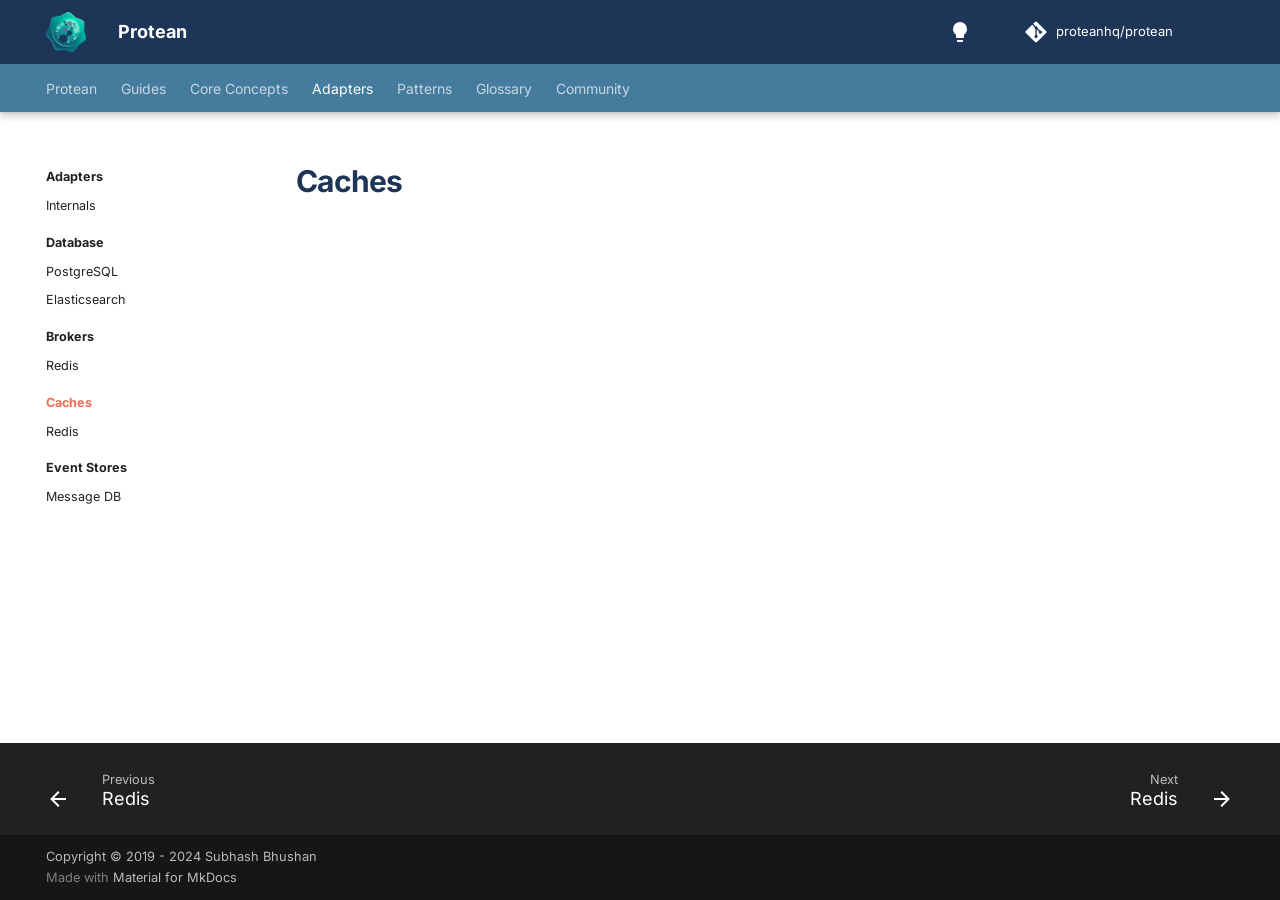
<file: adapters/cache/index.html>
<!doctype html>
<html lang="en" class="no-js">
  <head>
    
      <meta charset="utf-8">
      <meta name="viewport" content="width=device-width,initial-scale=1">
      
      
      
        <link rel="canonical" href="https://docs.proteanhq.com/adapters/cache/">
      
      
        <link rel="prev" href="../broker/redis/">
      
      
        <link rel="next" href="redis/">
      
      
      <link rel="icon" href="../../assets/favicon.png">
      <meta name="generator" content="mkdocs-1.6.1, mkdocs-material-9.6.14">
    
    
      
        <title>Caches - Protean</title>
      
    
    
      <link rel="stylesheet" href="../../assets/stylesheets/main.342714a4.min.css">
      
        
        <link rel="stylesheet" href="../../assets/stylesheets/palette.06af60db.min.css">
      
      


    
    
      
    
    
      
        
        
        
        <link rel="stylesheet" href="../../assets/external/fonts.googleapis.com/css.56f7ac64.css">
        <style>:root{--md-text-font:"Inter";--md-code-font:"JetBrains Mono"}</style>
      
    
    
      <link rel="stylesheet" href="../../stylesheets/extra.css">
    
    <script>__md_scope=new URL("../..",location),__md_hash=e=>[...e].reduce(((e,_)=>(e<<5)-e+_.charCodeAt(0)),0),__md_get=(e,_=localStorage,t=__md_scope)=>JSON.parse(_.getItem(t.pathname+"."+e)),__md_set=(e,_,t=localStorage,a=__md_scope)=>{try{t.setItem(a.pathname+"."+e,JSON.stringify(_))}catch(e){}}</script>
    
      

    
    
    
  </head>
  
  
    
    
      
    
    
    
    
    <body dir="ltr" data-md-color-scheme="default" data-md-color-primary="indigo" data-md-color-accent="indigo">
  
    
    <input class="md-toggle" data-md-toggle="drawer" type="checkbox" id="__drawer" autocomplete="off">
    <input class="md-toggle" data-md-toggle="search" type="checkbox" id="__search" autocomplete="off">
    <label class="md-overlay" for="__drawer"></label>
    <div data-md-component="skip">
      
        
        <a href="#caches" class="md-skip">
          Skip to content
        </a>
      
    </div>
    <div data-md-component="announce">
      
    </div>
    
    
      

  

<header class="md-header md-header--shadow md-header--lifted" data-md-component="header">
  <nav class="md-header__inner md-grid" aria-label="Header">
    <a href="../.." title="Protean" class="md-header__button md-logo" aria-label="Protean" data-md-component="logo">
      
  <img src="../../assets/logo.png" alt="logo">

    </a>
    <label class="md-header__button md-icon" for="__drawer">
      
      <svg xmlns="http://www.w3.org/2000/svg" viewBox="0 0 24 24"><path d="M3 6h18v2H3zm0 5h18v2H3zm0 5h18v2H3z"/></svg>
    </label>
    <div class="md-header__title" data-md-component="header-title">
      <div class="md-header__ellipsis">
        <div class="md-header__topic">
          <span class="md-ellipsis">
            Protean
          </span>
        </div>
        <div class="md-header__topic" data-md-component="header-topic">
          <span class="md-ellipsis">
            
              Caches
            
          </span>
        </div>
      </div>
    </div>
    
      
        <form class="md-header__option" data-md-component="palette">
  
    
    
    
    <input class="md-option" data-md-color-media="(prefers-color-scheme: light)" data-md-color-scheme="default" data-md-color-primary="indigo" data-md-color-accent="indigo"  aria-label="Switch to dark mode"  type="radio" name="__palette" id="__palette_0">
    
      <label class="md-header__button md-icon" title="Switch to dark mode" for="__palette_1" hidden>
        <svg xmlns="http://www.w3.org/2000/svg" viewBox="0 0 24 24"><path d="M12 2a7 7 0 0 0-7 7c0 2.38 1.19 4.47 3 5.74V17a1 1 0 0 0 1 1h6a1 1 0 0 0 1-1v-2.26c1.81-1.27 3-3.36 3-5.74a7 7 0 0 0-7-7M9 21a1 1 0 0 0 1 1h4a1 1 0 0 0 1-1v-1H9z"/></svg>
      </label>
    
  
    
    
    
    <input class="md-option" data-md-color-media="(prefers-color-scheme: dark)" data-md-color-scheme="slate" data-md-color-primary="indigo" data-md-color-accent="indigo"  aria-label="Switch to light mode"  type="radio" name="__palette" id="__palette_1">
    
      <label class="md-header__button md-icon" title="Switch to light mode" for="__palette_0" hidden>
        <svg xmlns="http://www.w3.org/2000/svg" viewBox="0 0 24 24"><path d="M12 2a7 7 0 0 1 7 7c0 2.38-1.19 4.47-3 5.74V17a1 1 0 0 1-1 1H9a1 1 0 0 1-1-1v-2.26C6.19 13.47 5 11.38 5 9a7 7 0 0 1 7-7M9 21v-1h6v1a1 1 0 0 1-1 1h-4a1 1 0 0 1-1-1m3-17a5 5 0 0 0-5 5c0 2.05 1.23 3.81 3 4.58V16h4v-2.42c1.77-.77 3-2.53 3-4.58a5 5 0 0 0-5-5"/></svg>
      </label>
    
  
</form>
      
    
    
      <script>var palette=__md_get("__palette");if(palette&&palette.color){if("(prefers-color-scheme)"===palette.color.media){var media=matchMedia("(prefers-color-scheme: light)"),input=document.querySelector(media.matches?"[data-md-color-media='(prefers-color-scheme: light)']":"[data-md-color-media='(prefers-color-scheme: dark)']");palette.color.media=input.getAttribute("data-md-color-media"),palette.color.scheme=input.getAttribute("data-md-color-scheme"),palette.color.primary=input.getAttribute("data-md-color-primary"),palette.color.accent=input.getAttribute("data-md-color-accent")}for(var[key,value]of Object.entries(palette.color))document.body.setAttribute("data-md-color-"+key,value)}</script>
    
    
    
    
      <div class="md-header__source">
        <a href="https://github.com/proteanhq/protean" title="Go to repository" class="md-source" data-md-component="source">
  <div class="md-source__icon md-icon">
    
    <svg xmlns="http://www.w3.org/2000/svg" viewBox="0 0 448 512"><!--! Font Awesome Free 6.7.2 by @fontawesome - https://fontawesome.com License - https://fontawesome.com/license/free (Icons: CC BY 4.0, Fonts: SIL OFL 1.1, Code: MIT License) Copyright 2024 Fonticons, Inc.--><path d="M439.55 236.05 244 40.45a28.87 28.87 0 0 0-40.81 0l-40.66 40.63 51.52 51.52c27.06-9.14 52.68 16.77 43.39 43.68l49.66 49.66c34.23-11.8 61.18 31 35.47 56.69-26.49 26.49-70.21-2.87-56-37.34L240.22 199v121.85c25.3 12.54 22.26 41.85 9.08 55a34.34 34.34 0 0 1-48.55 0c-17.57-17.6-11.07-46.91 11.25-56v-123c-20.8-8.51-24.6-30.74-18.64-45L142.57 101 8.45 235.14a28.86 28.86 0 0 0 0 40.81l195.61 195.6a28.86 28.86 0 0 0 40.8 0l194.69-194.69a28.86 28.86 0 0 0 0-40.81"/></svg>
  </div>
  <div class="md-source__repository">
    proteanhq/protean
  </div>
</a>
      </div>
    
  </nav>
  
    
      
<nav class="md-tabs" aria-label="Tabs" data-md-component="tabs">
  <div class="md-grid">
    <ul class="md-tabs__list">
      
        
  
  
  
  
    
    
      <li class="md-tabs__item">
        <a href="../.." class="md-tabs__link">
          
  
  
    
  
  Protean

        </a>
      </li>
    
  

      
        
  
  
  
  
    
    
      <li class="md-tabs__item">
        <a href="../../guides/getting-started/installation/" class="md-tabs__link">
          
  
  
    
  
  Guides

        </a>
      </li>
    
  

      
        
  
  
  
  
    
    
      
  
  
  
  
    
    
      <li class="md-tabs__item">
        <a href="../../core-concepts/ddd/" class="md-tabs__link">
          
  
  
    
  
  Core Concepts

        </a>
      </li>
    
  

    
  

      
        
  
  
  
    
  
  
    
    
      <li class="md-tabs__item md-tabs__item--active">
        <a href="../" class="md-tabs__link">
          
  
  
    
  
  Adapters

        </a>
      </li>
    
  

      
        
  
  
  
  
    
    
      <li class="md-tabs__item">
        <a href="../../patterns/" class="md-tabs__link">
          
  
  
    
  
  Patterns

        </a>
      </li>
    
  

      
        
  
  
  
  
    <li class="md-tabs__item">
      <a href="../../glossary/" class="md-tabs__link">
        
  
  
    
  
  Glossary

      </a>
    </li>
  

      
        
  
  
  
  
    
    
      <li class="md-tabs__item">
        <a href="../../community/" class="md-tabs__link">
          
  
  
    
  
  Community

        </a>
      </li>
    
  

      
    </ul>
  </div>
</nav>
    
  
</header>
    
    <div class="md-container" data-md-component="container">
      
      
        
      
      <main class="md-main" data-md-component="main">
        <div class="md-main__inner md-grid">
          
            
              
              <div class="md-sidebar md-sidebar--primary" data-md-component="sidebar" data-md-type="navigation" >
                <div class="md-sidebar__scrollwrap">
                  <div class="md-sidebar__inner">
                    


  


<nav class="md-nav md-nav--primary md-nav--lifted" aria-label="Navigation" data-md-level="0">
  <label class="md-nav__title" for="__drawer">
    <a href="../.." title="Protean" class="md-nav__button md-logo" aria-label="Protean" data-md-component="logo">
      
  <img src="../../assets/logo.png" alt="logo">

    </a>
    Protean
  </label>
  
    <div class="md-nav__source">
      <a href="https://github.com/proteanhq/protean" title="Go to repository" class="md-source" data-md-component="source">
  <div class="md-source__icon md-icon">
    
    <svg xmlns="http://www.w3.org/2000/svg" viewBox="0 0 448 512"><!--! Font Awesome Free 6.7.2 by @fontawesome - https://fontawesome.com License - https://fontawesome.com/license/free (Icons: CC BY 4.0, Fonts: SIL OFL 1.1, Code: MIT License) Copyright 2024 Fonticons, Inc.--><path d="M439.55 236.05 244 40.45a28.87 28.87 0 0 0-40.81 0l-40.66 40.63 51.52 51.52c27.06-9.14 52.68 16.77 43.39 43.68l49.66 49.66c34.23-11.8 61.18 31 35.47 56.69-26.49 26.49-70.21-2.87-56-37.34L240.22 199v121.85c25.3 12.54 22.26 41.85 9.08 55a34.34 34.34 0 0 1-48.55 0c-17.57-17.6-11.07-46.91 11.25-56v-123c-20.8-8.51-24.6-30.74-18.64-45L142.57 101 8.45 235.14a28.86 28.86 0 0 0 0 40.81l195.61 195.6a28.86 28.86 0 0 0 40.8 0l194.69-194.69a28.86 28.86 0 0 0 0-40.81"/></svg>
  </div>
  <div class="md-source__repository">
    proteanhq/protean
  </div>
</a>
    </div>
  
  <ul class="md-nav__list" data-md-scrollfix>
    
      
      
  
  
  
  
    
    
      
        
          
        
      
        
      
        
      
        
      
    
    
    
      
      
        
      
    
    
      
        
        
      
    
    <li class="md-nav__item md-nav__item--pruned md-nav__item--nested">
      
        
  
  
  
    <a href="../.." class="md-nav__link">
      
  
  
  <span class="md-ellipsis">
    Protean
    
  </span>
  

      
        <span class="md-nav__icon md-icon"></span>
      
    </a>
  

      
    </li>
  

    
      
      
  
  
  
  
    
    
      
        
      
        
      
        
      
        
      
        
      
    
    
    
      
      
        
      
    
    
      
        
        
      
    
    <li class="md-nav__item md-nav__item--pruned md-nav__item--nested">
      
        
  
  
  
    <a href="../../guides/getting-started/installation/" class="md-nav__link">
      
  
  
  <span class="md-ellipsis">
    Guides
    
  </span>
  

      
        <span class="md-nav__icon md-icon"></span>
      
    </a>
  

      
    </li>
  

    
      
      
  
  
  
  
    
    
      
        
      
        
      
    
    
    
      
      
        
      
    
    
      
        
        
      
    
    <li class="md-nav__item md-nav__item--pruned md-nav__item--nested">
      
        
  
  
  
    
  
  
  
    <a href="../../core-concepts/ddd/" class="md-nav__link">
      
  
  
  <span class="md-ellipsis">
    Core Concepts
    
  </span>
  

      
        <span class="md-nav__icon md-icon"></span>
      
    </a>
  

  

      
    </li>
  

    
      
      
  
  
    
  
  
  
    
    
      
        
          
        
      
        
      
        
      
        
      
        
      
        
      
    
    
    
      
        
        
      
      
        
      
    
    
      
    
    <li class="md-nav__item md-nav__item--active md-nav__item--section md-nav__item--nested">
      
        
        
        <input class="md-nav__toggle md-toggle " type="checkbox" id="__nav_4" checked>
        
          
          <div class="md-nav__link md-nav__container">
            <a href="../" class="md-nav__link ">
              
  
  
  <span class="md-ellipsis">
    Adapters
    
  </span>
  

            </a>
            
              
              <label class="md-nav__link " for="__nav_4" id="__nav_4_label" tabindex="">
                <span class="md-nav__icon md-icon"></span>
              </label>
            
          </div>
        
        <nav class="md-nav" data-md-level="1" aria-labelledby="__nav_4_label" aria-expanded="true">
          <label class="md-nav__title" for="__nav_4">
            <span class="md-nav__icon md-icon"></span>
            Adapters
          </label>
          <ul class="md-nav__list" data-md-scrollfix>
            
              
            
              
                
  
  
  
  
    <li class="md-nav__item">
      <a href="../internals/" class="md-nav__link">
        
  
  
  <span class="md-ellipsis">
    Internals
    
  </span>
  

      </a>
    </li>
  

              
            
              
                
  
  
  
  
    
    
      
        
          
        
      
        
      
        
      
    
    
    
      
      
        
          
          
        
      
    
    
      
    
    <li class="md-nav__item md-nav__item--section md-nav__item--nested">
      
        
        
          
        
        <input class="md-nav__toggle md-toggle md-toggle--indeterminate" type="checkbox" id="__nav_4_3" >
        
          
          <div class="md-nav__link md-nav__container">
            <a href="../database/" class="md-nav__link ">
              
  
  
  <span class="md-ellipsis">
    Database
    
  </span>
  

            </a>
            
              
              <label class="md-nav__link " for="__nav_4_3" id="__nav_4_3_label" tabindex="">
                <span class="md-nav__icon md-icon"></span>
              </label>
            
          </div>
        
        <nav class="md-nav" data-md-level="2" aria-labelledby="__nav_4_3_label" aria-expanded="false">
          <label class="md-nav__title" for="__nav_4_3">
            <span class="md-nav__icon md-icon"></span>
            Database
          </label>
          <ul class="md-nav__list" data-md-scrollfix>
            
              
            
              
                
  
  
  
  
    <li class="md-nav__item">
      <a href="../database/postgresql/" class="md-nav__link">
        
  
  
  <span class="md-ellipsis">
    PostgreSQL
    
  </span>
  

      </a>
    </li>
  

              
            
              
                
  
  
  
  
    <li class="md-nav__item">
      <a href="../database/elasticsearch/" class="md-nav__link">
        
  
  
  <span class="md-ellipsis">
    Elasticsearch
    
  </span>
  

      </a>
    </li>
  

              
            
          </ul>
        </nav>
      
    </li>
  

              
            
              
                
  
  
  
  
    
    
      
        
          
        
      
        
      
    
    
    
      
      
        
          
          
        
      
    
    
      
    
    <li class="md-nav__item md-nav__item--section md-nav__item--nested">
      
        
        
          
        
        <input class="md-nav__toggle md-toggle md-toggle--indeterminate" type="checkbox" id="__nav_4_4" >
        
          
          <div class="md-nav__link md-nav__container">
            <a href="../broker/" class="md-nav__link ">
              
  
  
  <span class="md-ellipsis">
    Brokers
    
  </span>
  

            </a>
            
              
              <label class="md-nav__link " for="__nav_4_4" id="__nav_4_4_label" tabindex="">
                <span class="md-nav__icon md-icon"></span>
              </label>
            
          </div>
        
        <nav class="md-nav" data-md-level="2" aria-labelledby="__nav_4_4_label" aria-expanded="false">
          <label class="md-nav__title" for="__nav_4_4">
            <span class="md-nav__icon md-icon"></span>
            Brokers
          </label>
          <ul class="md-nav__list" data-md-scrollfix>
            
              
            
              
                
  
  
  
  
    <li class="md-nav__item">
      <a href="../broker/redis/" class="md-nav__link">
        
  
  
  <span class="md-ellipsis">
    Redis
    
  </span>
  

      </a>
    </li>
  

              
            
          </ul>
        </nav>
      
    </li>
  

              
            
              
                
  
  
    
  
  
  
    
    
      
        
          
        
      
        
      
    
    
    
      
      
        
          
          
        
      
    
    
      
    
    <li class="md-nav__item md-nav__item--active md-nav__item--section md-nav__item--nested">
      
        
        
        <input class="md-nav__toggle md-toggle " type="checkbox" id="__nav_4_5" checked>
        
          
          <div class="md-nav__link md-nav__container">
            <a href="./" class="md-nav__link md-nav__link--active">
              
  
  
  <span class="md-ellipsis">
    Caches
    
  </span>
  

            </a>
            
              
              <label class="md-nav__link md-nav__link--active" for="__nav_4_5" id="__nav_4_5_label" tabindex="">
                <span class="md-nav__icon md-icon"></span>
              </label>
            
          </div>
        
        <nav class="md-nav" data-md-level="2" aria-labelledby="__nav_4_5_label" aria-expanded="true">
          <label class="md-nav__title" for="__nav_4_5">
            <span class="md-nav__icon md-icon"></span>
            Caches
          </label>
          <ul class="md-nav__list" data-md-scrollfix>
            
              
            
              
                
  
  
  
  
    <li class="md-nav__item">
      <a href="redis/" class="md-nav__link">
        
  
  
  <span class="md-ellipsis">
    Redis
    
  </span>
  

      </a>
    </li>
  

              
            
          </ul>
        </nav>
      
    </li>
  

              
            
              
                
  
  
  
  
    
    
      
        
          
        
      
        
      
    
    
    
      
      
        
          
          
        
      
    
    
      
    
    <li class="md-nav__item md-nav__item--section md-nav__item--nested">
      
        
        
          
        
        <input class="md-nav__toggle md-toggle md-toggle--indeterminate" type="checkbox" id="__nav_4_6" >
        
          
          <div class="md-nav__link md-nav__container">
            <a href="../eventstore/" class="md-nav__link ">
              
  
  
  <span class="md-ellipsis">
    Event Stores
    
  </span>
  

            </a>
            
              
              <label class="md-nav__link " for="__nav_4_6" id="__nav_4_6_label" tabindex="">
                <span class="md-nav__icon md-icon"></span>
              </label>
            
          </div>
        
        <nav class="md-nav" data-md-level="2" aria-labelledby="__nav_4_6_label" aria-expanded="false">
          <label class="md-nav__title" for="__nav_4_6">
            <span class="md-nav__icon md-icon"></span>
            Event Stores
          </label>
          <ul class="md-nav__list" data-md-scrollfix>
            
              
            
              
                
  
  
  
  
    <li class="md-nav__item">
      <a href="../eventstore/message-db/" class="md-nav__link">
        
  
  
  <span class="md-ellipsis">
    Message DB
    
  </span>
  

      </a>
    </li>
  

              
            
          </ul>
        </nav>
      
    </li>
  

              
            
          </ul>
        </nav>
      
    </li>
  

    
      
      
  
  
  
  
    
    
      
        
          
        
      
    
    
    
      
      
        
      
    
    
      
        
        
      
    
    <li class="md-nav__item md-nav__item--pruned md-nav__item--nested">
      
        
  
  
  
    <a href="../../patterns/" class="md-nav__link">
      
  
  
  <span class="md-ellipsis">
    Patterns
    
  </span>
  

      
        <span class="md-nav__icon md-icon"></span>
      
    </a>
  

      
    </li>
  

    
      
      
  
  
  
  
    <li class="md-nav__item">
      <a href="../../glossary/" class="md-nav__link">
        
  
  
  <span class="md-ellipsis">
    Glossary
    
  </span>
  

      </a>
    </li>
  

    
      
      
  
  
  
  
    
    
      
        
          
        
      
        
      
        
      
        
      
    
    
    
      
      
        
      
    
    
      
        
        
      
    
    <li class="md-nav__item md-nav__item--pruned md-nav__item--nested">
      
        
  
  
  
    <a href="../../community/" class="md-nav__link">
      
  
  
  <span class="md-ellipsis">
    Community
    
  </span>
  

      
        <span class="md-nav__icon md-icon"></span>
      
    </a>
  

      
    </li>
  

    
  </ul>
</nav>
                  </div>
                </div>
              </div>
            
            
              
              <div class="md-sidebar md-sidebar--secondary" data-md-component="sidebar" data-md-type="toc" >
                <div class="md-sidebar__scrollwrap">
                  <div class="md-sidebar__inner">
                    

<nav class="md-nav md-nav--secondary" aria-label="On this page">
  
  
  
    
  
  
</nav>
                  </div>
                </div>
              </div>
            
          
          
            <div class="md-content" data-md-component="content">
              <article class="md-content__inner md-typeset">
                
                  


  
  


<h1 id="caches">Caches</h1>












                
              </article>
            </div>
          
          
  <script>var tabs=__md_get("__tabs");if(Array.isArray(tabs))e:for(var set of document.querySelectorAll(".tabbed-set")){var labels=set.querySelector(".tabbed-labels");for(var tab of tabs)for(var label of labels.getElementsByTagName("label"))if(label.innerText.trim()===tab){var input=document.getElementById(label.htmlFor);input.checked=!0;continue e}}</script>

<script>var target=document.getElementById(location.hash.slice(1));target&&target.name&&(target.checked=target.name.startsWith("__tabbed_"))</script>
        </div>
        
          <button type="button" class="md-top md-icon" data-md-component="top" hidden>
  
  <svg xmlns="http://www.w3.org/2000/svg" viewBox="0 0 24 24"><path d="M13 20h-2V8l-5.5 5.5-1.42-1.42L12 4.16l7.92 7.92-1.42 1.42L13 8z"/></svg>
  Back to top
</button>
        
      </main>
      
        <footer class="md-footer">
  
    
      
      <nav class="md-footer__inner md-grid" aria-label="Footer" >
        
          
          <a href="../broker/redis/" class="md-footer__link md-footer__link--prev" aria-label="Previous: Redis">
            <div class="md-footer__button md-icon">
              
              <svg xmlns="http://www.w3.org/2000/svg" viewBox="0 0 24 24"><path d="M20 11v2H8l5.5 5.5-1.42 1.42L4.16 12l7.92-7.92L13.5 5.5 8 11z"/></svg>
            </div>
            <div class="md-footer__title">
              <span class="md-footer__direction">
                Previous
              </span>
              <div class="md-ellipsis">
                Redis
              </div>
            </div>
          </a>
        
        
          
          <a href="redis/" class="md-footer__link md-footer__link--next" aria-label="Next: Redis">
            <div class="md-footer__title">
              <span class="md-footer__direction">
                Next
              </span>
              <div class="md-ellipsis">
                Redis
              </div>
            </div>
            <div class="md-footer__button md-icon">
              
              <svg xmlns="http://www.w3.org/2000/svg" viewBox="0 0 24 24"><path d="M4 11v2h12l-5.5 5.5 1.42 1.42L19.84 12l-7.92-7.92L10.5 5.5 16 11z"/></svg>
            </div>
          </a>
        
      </nav>
    
  
  <div class="md-footer-meta md-typeset">
    <div class="md-footer-meta__inner md-grid">
      <div class="md-copyright">
  
    <div class="md-copyright__highlight">
      Copyright &copy; 2019 - 2024 Subhash Bhushan
    </div>
  
  
    Made with
    <a href="https://squidfunk.github.io/mkdocs-material/" target="_blank" rel="noopener">
      Material for MkDocs
    </a>
  
</div>
      
    </div>
  </div>
</footer>
      
    </div>
    <div class="md-dialog" data-md-component="dialog">
      <div class="md-dialog__inner md-typeset"></div>
    </div>
    
      <div class="md-progress" data-md-component="progress" role="progressbar"></div>
    
    
    
      
      <script id="__config" type="application/json">{"base": "../..", "features": ["content.code.annotate", "content.code.copy", "content.code.select", "content.tabs.link", "content.tooltips", "navigation.expand", "navigation.footer", "navigation.indexes", "navigation.instant", "navigation.instant.prefetch", "navigation.instant.progress", "navigation.path", "navigation.prune", "navigation.sections", "navigation.tabs", "navigation.tabs.sticky", "navigation.top", "navigation.tracking", "search.highlight", "search.suggest", "toc.follow"], "search": "../../assets/javascripts/workers/search.d50fe291.min.js", "tags": null, "translations": {"clipboard.copied": "Copied to clipboard", "clipboard.copy": "Copy to clipboard", "search.result.more.one": "1 more on this page", "search.result.more.other": "# more on this page", "search.result.none": "No matching documents", "search.result.one": "1 matching document", "search.result.other": "# matching documents", "search.result.placeholder": "Type to start searching", "search.result.term.missing": "Missing", "select.version": "Select version"}, "version": null}</script>
    
    
      <script src="../../assets/javascripts/bundle.13a4f30d.min.js"></script>
      
    
  </body>
</html>
</file>
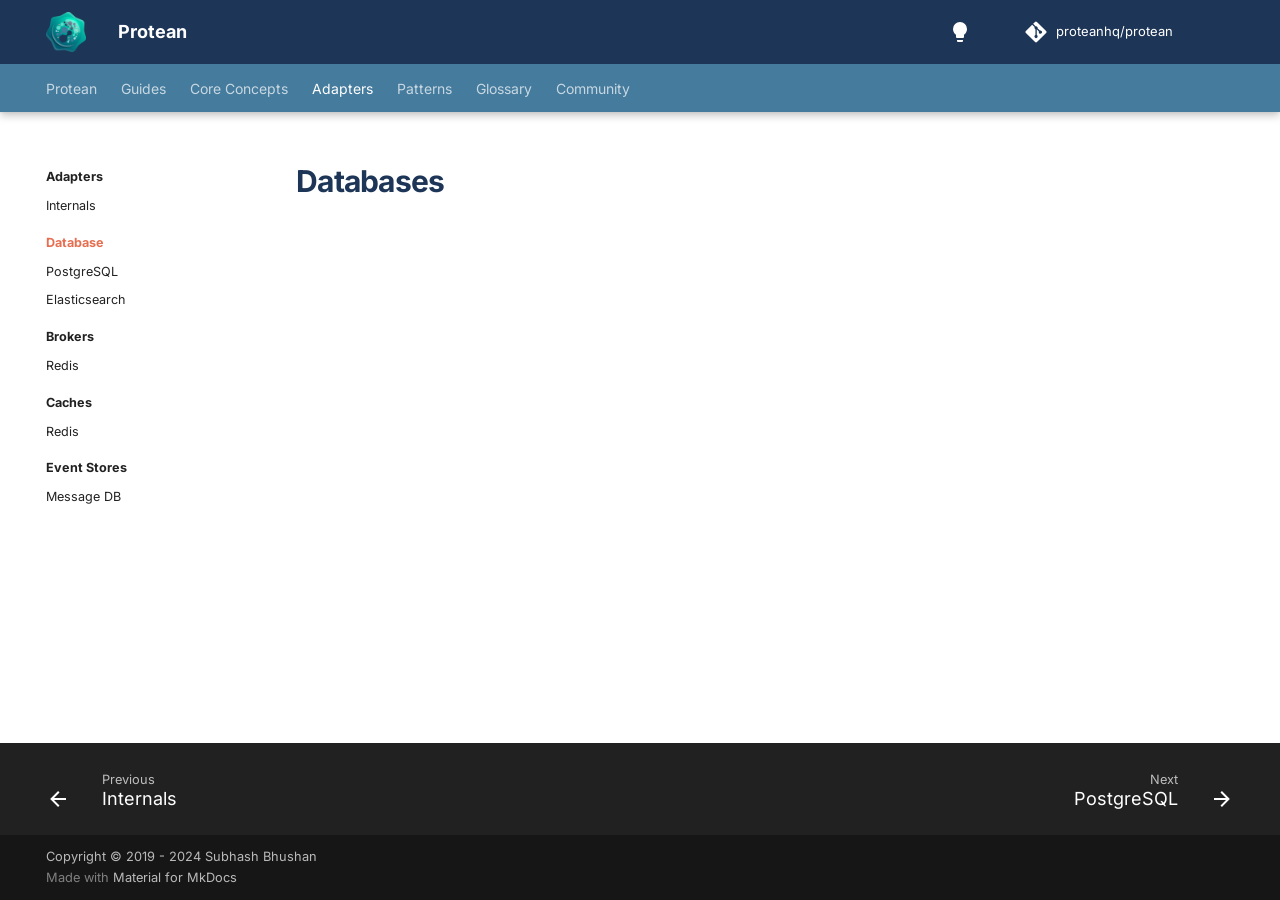
<file: adapters/database/index.html>
<!doctype html>
<html lang="en" class="no-js">
  <head>
    
      <meta charset="utf-8">
      <meta name="viewport" content="width=device-width,initial-scale=1">
      
      
      
        <link rel="canonical" href="https://docs.proteanhq.com/adapters/database/">
      
      
        <link rel="prev" href="../internals/">
      
      
        <link rel="next" href="postgresql/">
      
      
      <link rel="icon" href="../../assets/favicon.png">
      <meta name="generator" content="mkdocs-1.6.1, mkdocs-material-9.6.14">
    
    
      
        <title>Databases - Protean</title>
      
    
    
      <link rel="stylesheet" href="../../assets/stylesheets/main.342714a4.min.css">
      
        
        <link rel="stylesheet" href="../../assets/stylesheets/palette.06af60db.min.css">
      
      


    
    
      
    
    
      
        
        
        
        <link rel="stylesheet" href="../../assets/external/fonts.googleapis.com/css.56f7ac64.css">
        <style>:root{--md-text-font:"Inter";--md-code-font:"JetBrains Mono"}</style>
      
    
    
      <link rel="stylesheet" href="../../stylesheets/extra.css">
    
    <script>__md_scope=new URL("../..",location),__md_hash=e=>[...e].reduce(((e,_)=>(e<<5)-e+_.charCodeAt(0)),0),__md_get=(e,_=localStorage,t=__md_scope)=>JSON.parse(_.getItem(t.pathname+"."+e)),__md_set=(e,_,t=localStorage,a=__md_scope)=>{try{t.setItem(a.pathname+"."+e,JSON.stringify(_))}catch(e){}}</script>
    
      

    
    
    
  </head>
  
  
    
    
      
    
    
    
    
    <body dir="ltr" data-md-color-scheme="default" data-md-color-primary="indigo" data-md-color-accent="indigo">
  
    
    <input class="md-toggle" data-md-toggle="drawer" type="checkbox" id="__drawer" autocomplete="off">
    <input class="md-toggle" data-md-toggle="search" type="checkbox" id="__search" autocomplete="off">
    <label class="md-overlay" for="__drawer"></label>
    <div data-md-component="skip">
      
        
        <a href="#databases" class="md-skip">
          Skip to content
        </a>
      
    </div>
    <div data-md-component="announce">
      
    </div>
    
    
      

  

<header class="md-header md-header--shadow md-header--lifted" data-md-component="header">
  <nav class="md-header__inner md-grid" aria-label="Header">
    <a href="../.." title="Protean" class="md-header__button md-logo" aria-label="Protean" data-md-component="logo">
      
  <img src="../../assets/logo.png" alt="logo">

    </a>
    <label class="md-header__button md-icon" for="__drawer">
      
      <svg xmlns="http://www.w3.org/2000/svg" viewBox="0 0 24 24"><path d="M3 6h18v2H3zm0 5h18v2H3zm0 5h18v2H3z"/></svg>
    </label>
    <div class="md-header__title" data-md-component="header-title">
      <div class="md-header__ellipsis">
        <div class="md-header__topic">
          <span class="md-ellipsis">
            Protean
          </span>
        </div>
        <div class="md-header__topic" data-md-component="header-topic">
          <span class="md-ellipsis">
            
              Databases
            
          </span>
        </div>
      </div>
    </div>
    
      
        <form class="md-header__option" data-md-component="palette">
  
    
    
    
    <input class="md-option" data-md-color-media="(prefers-color-scheme: light)" data-md-color-scheme="default" data-md-color-primary="indigo" data-md-color-accent="indigo"  aria-label="Switch to dark mode"  type="radio" name="__palette" id="__palette_0">
    
      <label class="md-header__button md-icon" title="Switch to dark mode" for="__palette_1" hidden>
        <svg xmlns="http://www.w3.org/2000/svg" viewBox="0 0 24 24"><path d="M12 2a7 7 0 0 0-7 7c0 2.38 1.19 4.47 3 5.74V17a1 1 0 0 0 1 1h6a1 1 0 0 0 1-1v-2.26c1.81-1.27 3-3.36 3-5.74a7 7 0 0 0-7-7M9 21a1 1 0 0 0 1 1h4a1 1 0 0 0 1-1v-1H9z"/></svg>
      </label>
    
  
    
    
    
    <input class="md-option" data-md-color-media="(prefers-color-scheme: dark)" data-md-color-scheme="slate" data-md-color-primary="indigo" data-md-color-accent="indigo"  aria-label="Switch to light mode"  type="radio" name="__palette" id="__palette_1">
    
      <label class="md-header__button md-icon" title="Switch to light mode" for="__palette_0" hidden>
        <svg xmlns="http://www.w3.org/2000/svg" viewBox="0 0 24 24"><path d="M12 2a7 7 0 0 1 7 7c0 2.38-1.19 4.47-3 5.74V17a1 1 0 0 1-1 1H9a1 1 0 0 1-1-1v-2.26C6.19 13.47 5 11.38 5 9a7 7 0 0 1 7-7M9 21v-1h6v1a1 1 0 0 1-1 1h-4a1 1 0 0 1-1-1m3-17a5 5 0 0 0-5 5c0 2.05 1.23 3.81 3 4.58V16h4v-2.42c1.77-.77 3-2.53 3-4.58a5 5 0 0 0-5-5"/></svg>
      </label>
    
  
</form>
      
    
    
      <script>var palette=__md_get("__palette");if(palette&&palette.color){if("(prefers-color-scheme)"===palette.color.media){var media=matchMedia("(prefers-color-scheme: light)"),input=document.querySelector(media.matches?"[data-md-color-media='(prefers-color-scheme: light)']":"[data-md-color-media='(prefers-color-scheme: dark)']");palette.color.media=input.getAttribute("data-md-color-media"),palette.color.scheme=input.getAttribute("data-md-color-scheme"),palette.color.primary=input.getAttribute("data-md-color-primary"),palette.color.accent=input.getAttribute("data-md-color-accent")}for(var[key,value]of Object.entries(palette.color))document.body.setAttribute("data-md-color-"+key,value)}</script>
    
    
    
    
      <div class="md-header__source">
        <a href="https://github.com/proteanhq/protean" title="Go to repository" class="md-source" data-md-component="source">
  <div class="md-source__icon md-icon">
    
    <svg xmlns="http://www.w3.org/2000/svg" viewBox="0 0 448 512"><!--! Font Awesome Free 6.7.2 by @fontawesome - https://fontawesome.com License - https://fontawesome.com/license/free (Icons: CC BY 4.0, Fonts: SIL OFL 1.1, Code: MIT License) Copyright 2024 Fonticons, Inc.--><path d="M439.55 236.05 244 40.45a28.87 28.87 0 0 0-40.81 0l-40.66 40.63 51.52 51.52c27.06-9.14 52.68 16.77 43.39 43.68l49.66 49.66c34.23-11.8 61.18 31 35.47 56.69-26.49 26.49-70.21-2.87-56-37.34L240.22 199v121.85c25.3 12.54 22.26 41.85 9.08 55a34.34 34.34 0 0 1-48.55 0c-17.57-17.6-11.07-46.91 11.25-56v-123c-20.8-8.51-24.6-30.74-18.64-45L142.57 101 8.45 235.14a28.86 28.86 0 0 0 0 40.81l195.61 195.6a28.86 28.86 0 0 0 40.8 0l194.69-194.69a28.86 28.86 0 0 0 0-40.81"/></svg>
  </div>
  <div class="md-source__repository">
    proteanhq/protean
  </div>
</a>
      </div>
    
  </nav>
  
    
      
<nav class="md-tabs" aria-label="Tabs" data-md-component="tabs">
  <div class="md-grid">
    <ul class="md-tabs__list">
      
        
  
  
  
  
    
    
      <li class="md-tabs__item">
        <a href="../.." class="md-tabs__link">
          
  
  
    
  
  Protean

        </a>
      </li>
    
  

      
        
  
  
  
  
    
    
      <li class="md-tabs__item">
        <a href="../../guides/getting-started/installation/" class="md-tabs__link">
          
  
  
    
  
  Guides

        </a>
      </li>
    
  

      
        
  
  
  
  
    
    
      
  
  
  
  
    
    
      <li class="md-tabs__item">
        <a href="../../core-concepts/ddd/" class="md-tabs__link">
          
  
  
    
  
  Core Concepts

        </a>
      </li>
    
  

    
  

      
        
  
  
  
    
  
  
    
    
      <li class="md-tabs__item md-tabs__item--active">
        <a href="../" class="md-tabs__link">
          
  
  
    
  
  Adapters

        </a>
      </li>
    
  

      
        
  
  
  
  
    
    
      <li class="md-tabs__item">
        <a href="../../patterns/" class="md-tabs__link">
          
  
  
    
  
  Patterns

        </a>
      </li>
    
  

      
        
  
  
  
  
    <li class="md-tabs__item">
      <a href="../../glossary/" class="md-tabs__link">
        
  
  
    
  
  Glossary

      </a>
    </li>
  

      
        
  
  
  
  
    
    
      <li class="md-tabs__item">
        <a href="../../community/" class="md-tabs__link">
          
  
  
    
  
  Community

        </a>
      </li>
    
  

      
    </ul>
  </div>
</nav>
    
  
</header>
    
    <div class="md-container" data-md-component="container">
      
      
        
      
      <main class="md-main" data-md-component="main">
        <div class="md-main__inner md-grid">
          
            
              
              <div class="md-sidebar md-sidebar--primary" data-md-component="sidebar" data-md-type="navigation" >
                <div class="md-sidebar__scrollwrap">
                  <div class="md-sidebar__inner">
                    


  


<nav class="md-nav md-nav--primary md-nav--lifted" aria-label="Navigation" data-md-level="0">
  <label class="md-nav__title" for="__drawer">
    <a href="../.." title="Protean" class="md-nav__button md-logo" aria-label="Protean" data-md-component="logo">
      
  <img src="../../assets/logo.png" alt="logo">

    </a>
    Protean
  </label>
  
    <div class="md-nav__source">
      <a href="https://github.com/proteanhq/protean" title="Go to repository" class="md-source" data-md-component="source">
  <div class="md-source__icon md-icon">
    
    <svg xmlns="http://www.w3.org/2000/svg" viewBox="0 0 448 512"><!--! Font Awesome Free 6.7.2 by @fontawesome - https://fontawesome.com License - https://fontawesome.com/license/free (Icons: CC BY 4.0, Fonts: SIL OFL 1.1, Code: MIT License) Copyright 2024 Fonticons, Inc.--><path d="M439.55 236.05 244 40.45a28.87 28.87 0 0 0-40.81 0l-40.66 40.63 51.52 51.52c27.06-9.14 52.68 16.77 43.39 43.68l49.66 49.66c34.23-11.8 61.18 31 35.47 56.69-26.49 26.49-70.21-2.87-56-37.34L240.22 199v121.85c25.3 12.54 22.26 41.85 9.08 55a34.34 34.34 0 0 1-48.55 0c-17.57-17.6-11.07-46.91 11.25-56v-123c-20.8-8.51-24.6-30.74-18.64-45L142.57 101 8.45 235.14a28.86 28.86 0 0 0 0 40.81l195.61 195.6a28.86 28.86 0 0 0 40.8 0l194.69-194.69a28.86 28.86 0 0 0 0-40.81"/></svg>
  </div>
  <div class="md-source__repository">
    proteanhq/protean
  </div>
</a>
    </div>
  
  <ul class="md-nav__list" data-md-scrollfix>
    
      
      
  
  
  
  
    
    
      
        
          
        
      
        
      
        
      
        
      
    
    
    
      
      
        
      
    
    
      
        
        
      
    
    <li class="md-nav__item md-nav__item--pruned md-nav__item--nested">
      
        
  
  
  
    <a href="../.." class="md-nav__link">
      
  
  
  <span class="md-ellipsis">
    Protean
    
  </span>
  

      
        <span class="md-nav__icon md-icon"></span>
      
    </a>
  

      
    </li>
  

    
      
      
  
  
  
  
    
    
      
        
      
        
      
        
      
        
      
        
      
    
    
    
      
      
        
      
    
    
      
        
        
      
    
    <li class="md-nav__item md-nav__item--pruned md-nav__item--nested">
      
        
  
  
  
    <a href="../../guides/getting-started/installation/" class="md-nav__link">
      
  
  
  <span class="md-ellipsis">
    Guides
    
  </span>
  

      
        <span class="md-nav__icon md-icon"></span>
      
    </a>
  

      
    </li>
  

    
      
      
  
  
  
  
    
    
      
        
      
        
      
    
    
    
      
      
        
      
    
    
      
        
        
      
    
    <li class="md-nav__item md-nav__item--pruned md-nav__item--nested">
      
        
  
  
  
    
  
  
  
    <a href="../../core-concepts/ddd/" class="md-nav__link">
      
  
  
  <span class="md-ellipsis">
    Core Concepts
    
  </span>
  

      
        <span class="md-nav__icon md-icon"></span>
      
    </a>
  

  

      
    </li>
  

    
      
      
  
  
    
  
  
  
    
    
      
        
          
        
      
        
      
        
      
        
      
        
      
        
      
    
    
    
      
        
        
      
      
        
      
    
    
      
    
    <li class="md-nav__item md-nav__item--active md-nav__item--section md-nav__item--nested">
      
        
        
        <input class="md-nav__toggle md-toggle " type="checkbox" id="__nav_4" checked>
        
          
          <div class="md-nav__link md-nav__container">
            <a href="../" class="md-nav__link ">
              
  
  
  <span class="md-ellipsis">
    Adapters
    
  </span>
  

            </a>
            
              
              <label class="md-nav__link " for="__nav_4" id="__nav_4_label" tabindex="">
                <span class="md-nav__icon md-icon"></span>
              </label>
            
          </div>
        
        <nav class="md-nav" data-md-level="1" aria-labelledby="__nav_4_label" aria-expanded="true">
          <label class="md-nav__title" for="__nav_4">
            <span class="md-nav__icon md-icon"></span>
            Adapters
          </label>
          <ul class="md-nav__list" data-md-scrollfix>
            
              
            
              
                
  
  
  
  
    <li class="md-nav__item">
      <a href="../internals/" class="md-nav__link">
        
  
  
  <span class="md-ellipsis">
    Internals
    
  </span>
  

      </a>
    </li>
  

              
            
              
                
  
  
    
  
  
  
    
    
      
        
          
        
      
        
      
        
      
    
    
    
      
      
        
          
          
        
      
    
    
      
    
    <li class="md-nav__item md-nav__item--active md-nav__item--section md-nav__item--nested">
      
        
        
        <input class="md-nav__toggle md-toggle " type="checkbox" id="__nav_4_3" checked>
        
          
          <div class="md-nav__link md-nav__container">
            <a href="./" class="md-nav__link md-nav__link--active">
              
  
  
  <span class="md-ellipsis">
    Database
    
  </span>
  

            </a>
            
              
              <label class="md-nav__link md-nav__link--active" for="__nav_4_3" id="__nav_4_3_label" tabindex="">
                <span class="md-nav__icon md-icon"></span>
              </label>
            
          </div>
        
        <nav class="md-nav" data-md-level="2" aria-labelledby="__nav_4_3_label" aria-expanded="true">
          <label class="md-nav__title" for="__nav_4_3">
            <span class="md-nav__icon md-icon"></span>
            Database
          </label>
          <ul class="md-nav__list" data-md-scrollfix>
            
              
            
              
                
  
  
  
  
    <li class="md-nav__item">
      <a href="postgresql/" class="md-nav__link">
        
  
  
  <span class="md-ellipsis">
    PostgreSQL
    
  </span>
  

      </a>
    </li>
  

              
            
              
                
  
  
  
  
    <li class="md-nav__item">
      <a href="elasticsearch/" class="md-nav__link">
        
  
  
  <span class="md-ellipsis">
    Elasticsearch
    
  </span>
  

      </a>
    </li>
  

              
            
          </ul>
        </nav>
      
    </li>
  

              
            
              
                
  
  
  
  
    
    
      
        
          
        
      
        
      
    
    
    
      
      
        
          
          
        
      
    
    
      
    
    <li class="md-nav__item md-nav__item--section md-nav__item--nested">
      
        
        
          
        
        <input class="md-nav__toggle md-toggle md-toggle--indeterminate" type="checkbox" id="__nav_4_4" >
        
          
          <div class="md-nav__link md-nav__container">
            <a href="../broker/" class="md-nav__link ">
              
  
  
  <span class="md-ellipsis">
    Brokers
    
  </span>
  

            </a>
            
              
              <label class="md-nav__link " for="__nav_4_4" id="__nav_4_4_label" tabindex="">
                <span class="md-nav__icon md-icon"></span>
              </label>
            
          </div>
        
        <nav class="md-nav" data-md-level="2" aria-labelledby="__nav_4_4_label" aria-expanded="false">
          <label class="md-nav__title" for="__nav_4_4">
            <span class="md-nav__icon md-icon"></span>
            Brokers
          </label>
          <ul class="md-nav__list" data-md-scrollfix>
            
              
            
              
                
  
  
  
  
    <li class="md-nav__item">
      <a href="../broker/redis/" class="md-nav__link">
        
  
  
  <span class="md-ellipsis">
    Redis
    
  </span>
  

      </a>
    </li>
  

              
            
          </ul>
        </nav>
      
    </li>
  

              
            
              
                
  
  
  
  
    
    
      
        
          
        
      
        
      
    
    
    
      
      
        
          
          
        
      
    
    
      
    
    <li class="md-nav__item md-nav__item--section md-nav__item--nested">
      
        
        
          
        
        <input class="md-nav__toggle md-toggle md-toggle--indeterminate" type="checkbox" id="__nav_4_5" >
        
          
          <div class="md-nav__link md-nav__container">
            <a href="../cache/" class="md-nav__link ">
              
  
  
  <span class="md-ellipsis">
    Caches
    
  </span>
  

            </a>
            
              
              <label class="md-nav__link " for="__nav_4_5" id="__nav_4_5_label" tabindex="">
                <span class="md-nav__icon md-icon"></span>
              </label>
            
          </div>
        
        <nav class="md-nav" data-md-level="2" aria-labelledby="__nav_4_5_label" aria-expanded="false">
          <label class="md-nav__title" for="__nav_4_5">
            <span class="md-nav__icon md-icon"></span>
            Caches
          </label>
          <ul class="md-nav__list" data-md-scrollfix>
            
              
            
              
                
  
  
  
  
    <li class="md-nav__item">
      <a href="../cache/redis/" class="md-nav__link">
        
  
  
  <span class="md-ellipsis">
    Redis
    
  </span>
  

      </a>
    </li>
  

              
            
          </ul>
        </nav>
      
    </li>
  

              
            
              
                
  
  
  
  
    
    
      
        
          
        
      
        
      
    
    
    
      
      
        
          
          
        
      
    
    
      
    
    <li class="md-nav__item md-nav__item--section md-nav__item--nested">
      
        
        
          
        
        <input class="md-nav__toggle md-toggle md-toggle--indeterminate" type="checkbox" id="__nav_4_6" >
        
          
          <div class="md-nav__link md-nav__container">
            <a href="../eventstore/" class="md-nav__link ">
              
  
  
  <span class="md-ellipsis">
    Event Stores
    
  </span>
  

            </a>
            
              
              <label class="md-nav__link " for="__nav_4_6" id="__nav_4_6_label" tabindex="">
                <span class="md-nav__icon md-icon"></span>
              </label>
            
          </div>
        
        <nav class="md-nav" data-md-level="2" aria-labelledby="__nav_4_6_label" aria-expanded="false">
          <label class="md-nav__title" for="__nav_4_6">
            <span class="md-nav__icon md-icon"></span>
            Event Stores
          </label>
          <ul class="md-nav__list" data-md-scrollfix>
            
              
            
              
                
  
  
  
  
    <li class="md-nav__item">
      <a href="../eventstore/message-db/" class="md-nav__link">
        
  
  
  <span class="md-ellipsis">
    Message DB
    
  </span>
  

      </a>
    </li>
  

              
            
          </ul>
        </nav>
      
    </li>
  

              
            
          </ul>
        </nav>
      
    </li>
  

    
      
      
  
  
  
  
    
    
      
        
          
        
      
    
    
    
      
      
        
      
    
    
      
        
        
      
    
    <li class="md-nav__item md-nav__item--pruned md-nav__item--nested">
      
        
  
  
  
    <a href="../../patterns/" class="md-nav__link">
      
  
  
  <span class="md-ellipsis">
    Patterns
    
  </span>
  

      
        <span class="md-nav__icon md-icon"></span>
      
    </a>
  

      
    </li>
  

    
      
      
  
  
  
  
    <li class="md-nav__item">
      <a href="../../glossary/" class="md-nav__link">
        
  
  
  <span class="md-ellipsis">
    Glossary
    
  </span>
  

      </a>
    </li>
  

    
      
      
  
  
  
  
    
    
      
        
          
        
      
        
      
        
      
        
      
    
    
    
      
      
        
      
    
    
      
        
        
      
    
    <li class="md-nav__item md-nav__item--pruned md-nav__item--nested">
      
        
  
  
  
    <a href="../../community/" class="md-nav__link">
      
  
  
  <span class="md-ellipsis">
    Community
    
  </span>
  

      
        <span class="md-nav__icon md-icon"></span>
      
    </a>
  

      
    </li>
  

    
  </ul>
</nav>
                  </div>
                </div>
              </div>
            
            
              
              <div class="md-sidebar md-sidebar--secondary" data-md-component="sidebar" data-md-type="toc" >
                <div class="md-sidebar__scrollwrap">
                  <div class="md-sidebar__inner">
                    

<nav class="md-nav md-nav--secondary" aria-label="On this page">
  
  
  
    
  
  
</nav>
                  </div>
                </div>
              </div>
            
          
          
            <div class="md-content" data-md-component="content">
              <article class="md-content__inner md-typeset">
                
                  


  
  


<h1 id="databases">Databases</h1>












                
              </article>
            </div>
          
          
  <script>var tabs=__md_get("__tabs");if(Array.isArray(tabs))e:for(var set of document.querySelectorAll(".tabbed-set")){var labels=set.querySelector(".tabbed-labels");for(var tab of tabs)for(var label of labels.getElementsByTagName("label"))if(label.innerText.trim()===tab){var input=document.getElementById(label.htmlFor);input.checked=!0;continue e}}</script>

<script>var target=document.getElementById(location.hash.slice(1));target&&target.name&&(target.checked=target.name.startsWith("__tabbed_"))</script>
        </div>
        
          <button type="button" class="md-top md-icon" data-md-component="top" hidden>
  
  <svg xmlns="http://www.w3.org/2000/svg" viewBox="0 0 24 24"><path d="M13 20h-2V8l-5.5 5.5-1.42-1.42L12 4.16l7.92 7.92-1.42 1.42L13 8z"/></svg>
  Back to top
</button>
        
      </main>
      
        <footer class="md-footer">
  
    
      
      <nav class="md-footer__inner md-grid" aria-label="Footer" >
        
          
          <a href="../internals/" class="md-footer__link md-footer__link--prev" aria-label="Previous: Internals">
            <div class="md-footer__button md-icon">
              
              <svg xmlns="http://www.w3.org/2000/svg" viewBox="0 0 24 24"><path d="M20 11v2H8l5.5 5.5-1.42 1.42L4.16 12l7.92-7.92L13.5 5.5 8 11z"/></svg>
            </div>
            <div class="md-footer__title">
              <span class="md-footer__direction">
                Previous
              </span>
              <div class="md-ellipsis">
                Internals
              </div>
            </div>
          </a>
        
        
          
          <a href="postgresql/" class="md-footer__link md-footer__link--next" aria-label="Next: PostgreSQL">
            <div class="md-footer__title">
              <span class="md-footer__direction">
                Next
              </span>
              <div class="md-ellipsis">
                PostgreSQL
              </div>
            </div>
            <div class="md-footer__button md-icon">
              
              <svg xmlns="http://www.w3.org/2000/svg" viewBox="0 0 24 24"><path d="M4 11v2h12l-5.5 5.5 1.42 1.42L19.84 12l-7.92-7.92L10.5 5.5 16 11z"/></svg>
            </div>
          </a>
        
      </nav>
    
  
  <div class="md-footer-meta md-typeset">
    <div class="md-footer-meta__inner md-grid">
      <div class="md-copyright">
  
    <div class="md-copyright__highlight">
      Copyright &copy; 2019 - 2024 Subhash Bhushan
    </div>
  
  
    Made with
    <a href="https://squidfunk.github.io/mkdocs-material/" target="_blank" rel="noopener">
      Material for MkDocs
    </a>
  
</div>
      
    </div>
  </div>
</footer>
      
    </div>
    <div class="md-dialog" data-md-component="dialog">
      <div class="md-dialog__inner md-typeset"></div>
    </div>
    
      <div class="md-progress" data-md-component="progress" role="progressbar"></div>
    
    
    
      
      <script id="__config" type="application/json">{"base": "../..", "features": ["content.code.annotate", "content.code.copy", "content.code.select", "content.tabs.link", "content.tooltips", "navigation.expand", "navigation.footer", "navigation.indexes", "navigation.instant", "navigation.instant.prefetch", "navigation.instant.progress", "navigation.path", "navigation.prune", "navigation.sections", "navigation.tabs", "navigation.tabs.sticky", "navigation.top", "navigation.tracking", "search.highlight", "search.suggest", "toc.follow"], "search": "../../assets/javascripts/workers/search.d50fe291.min.js", "tags": null, "translations": {"clipboard.copied": "Copied to clipboard", "clipboard.copy": "Copy to clipboard", "search.result.more.one": "1 more on this page", "search.result.more.other": "# more on this page", "search.result.none": "No matching documents", "search.result.one": "1 matching document", "search.result.other": "# matching documents", "search.result.placeholder": "Type to start searching", "search.result.term.missing": "Missing", "select.version": "Select version"}, "version": null}</script>
    
    
      <script src="../../assets/javascripts/bundle.13a4f30d.min.js"></script>
      
    
  </body>
</html>
</file>
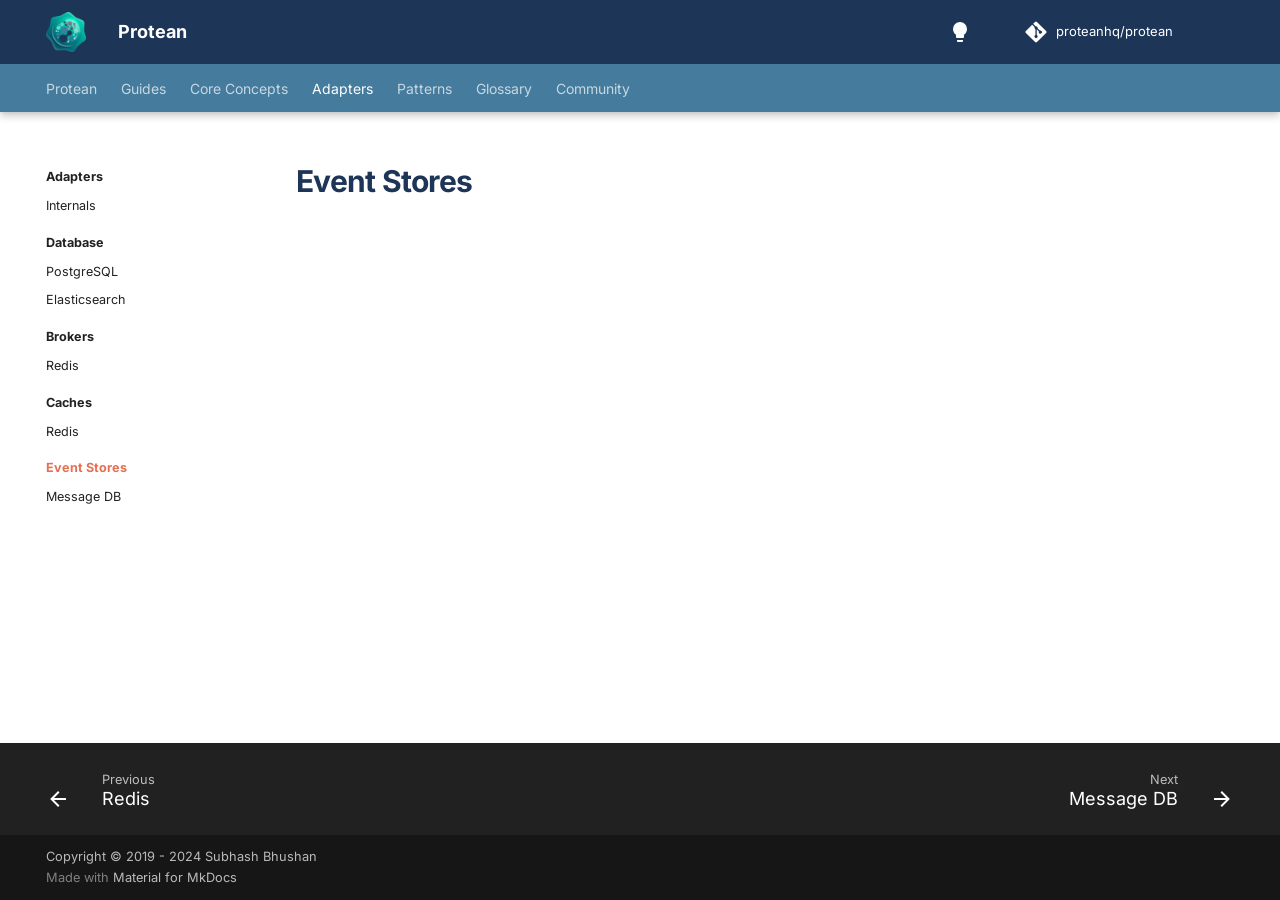
<file: adapters/eventstore/index.html>
<!doctype html>
<html lang="en" class="no-js">
  <head>
    
      <meta charset="utf-8">
      <meta name="viewport" content="width=device-width,initial-scale=1">
      
      
      
        <link rel="canonical" href="https://docs.proteanhq.com/adapters/eventstore/">
      
      
        <link rel="prev" href="../cache/redis/">
      
      
        <link rel="next" href="message-db/">
      
      
      <link rel="icon" href="../../assets/favicon.png">
      <meta name="generator" content="mkdocs-1.6.1, mkdocs-material-9.6.14">
    
    
      
        <title>Event Stores - Protean</title>
      
    
    
      <link rel="stylesheet" href="../../assets/stylesheets/main.342714a4.min.css">
      
        
        <link rel="stylesheet" href="../../assets/stylesheets/palette.06af60db.min.css">
      
      


    
    
      
    
    
      
        
        
        
        <link rel="stylesheet" href="../../assets/external/fonts.googleapis.com/css.56f7ac64.css">
        <style>:root{--md-text-font:"Inter";--md-code-font:"JetBrains Mono"}</style>
      
    
    
      <link rel="stylesheet" href="../../stylesheets/extra.css">
    
    <script>__md_scope=new URL("../..",location),__md_hash=e=>[...e].reduce(((e,_)=>(e<<5)-e+_.charCodeAt(0)),0),__md_get=(e,_=localStorage,t=__md_scope)=>JSON.parse(_.getItem(t.pathname+"."+e)),__md_set=(e,_,t=localStorage,a=__md_scope)=>{try{t.setItem(a.pathname+"."+e,JSON.stringify(_))}catch(e){}}</script>
    
      

    
    
    
  </head>
  
  
    
    
      
    
    
    
    
    <body dir="ltr" data-md-color-scheme="default" data-md-color-primary="indigo" data-md-color-accent="indigo">
  
    
    <input class="md-toggle" data-md-toggle="drawer" type="checkbox" id="__drawer" autocomplete="off">
    <input class="md-toggle" data-md-toggle="search" type="checkbox" id="__search" autocomplete="off">
    <label class="md-overlay" for="__drawer"></label>
    <div data-md-component="skip">
      
        
        <a href="#event-stores" class="md-skip">
          Skip to content
        </a>
      
    </div>
    <div data-md-component="announce">
      
    </div>
    
    
      

  

<header class="md-header md-header--shadow md-header--lifted" data-md-component="header">
  <nav class="md-header__inner md-grid" aria-label="Header">
    <a href="../.." title="Protean" class="md-header__button md-logo" aria-label="Protean" data-md-component="logo">
      
  <img src="../../assets/logo.png" alt="logo">

    </a>
    <label class="md-header__button md-icon" for="__drawer">
      
      <svg xmlns="http://www.w3.org/2000/svg" viewBox="0 0 24 24"><path d="M3 6h18v2H3zm0 5h18v2H3zm0 5h18v2H3z"/></svg>
    </label>
    <div class="md-header__title" data-md-component="header-title">
      <div class="md-header__ellipsis">
        <div class="md-header__topic">
          <span class="md-ellipsis">
            Protean
          </span>
        </div>
        <div class="md-header__topic" data-md-component="header-topic">
          <span class="md-ellipsis">
            
              Event Stores
            
          </span>
        </div>
      </div>
    </div>
    
      
        <form class="md-header__option" data-md-component="palette">
  
    
    
    
    <input class="md-option" data-md-color-media="(prefers-color-scheme: light)" data-md-color-scheme="default" data-md-color-primary="indigo" data-md-color-accent="indigo"  aria-label="Switch to dark mode"  type="radio" name="__palette" id="__palette_0">
    
      <label class="md-header__button md-icon" title="Switch to dark mode" for="__palette_1" hidden>
        <svg xmlns="http://www.w3.org/2000/svg" viewBox="0 0 24 24"><path d="M12 2a7 7 0 0 0-7 7c0 2.38 1.19 4.47 3 5.74V17a1 1 0 0 0 1 1h6a1 1 0 0 0 1-1v-2.26c1.81-1.27 3-3.36 3-5.74a7 7 0 0 0-7-7M9 21a1 1 0 0 0 1 1h4a1 1 0 0 0 1-1v-1H9z"/></svg>
      </label>
    
  
    
    
    
    <input class="md-option" data-md-color-media="(prefers-color-scheme: dark)" data-md-color-scheme="slate" data-md-color-primary="indigo" data-md-color-accent="indigo"  aria-label="Switch to light mode"  type="radio" name="__palette" id="__palette_1">
    
      <label class="md-header__button md-icon" title="Switch to light mode" for="__palette_0" hidden>
        <svg xmlns="http://www.w3.org/2000/svg" viewBox="0 0 24 24"><path d="M12 2a7 7 0 0 1 7 7c0 2.38-1.19 4.47-3 5.74V17a1 1 0 0 1-1 1H9a1 1 0 0 1-1-1v-2.26C6.19 13.47 5 11.38 5 9a7 7 0 0 1 7-7M9 21v-1h6v1a1 1 0 0 1-1 1h-4a1 1 0 0 1-1-1m3-17a5 5 0 0 0-5 5c0 2.05 1.23 3.81 3 4.58V16h4v-2.42c1.77-.77 3-2.53 3-4.58a5 5 0 0 0-5-5"/></svg>
      </label>
    
  
</form>
      
    
    
      <script>var palette=__md_get("__palette");if(palette&&palette.color){if("(prefers-color-scheme)"===palette.color.media){var media=matchMedia("(prefers-color-scheme: light)"),input=document.querySelector(media.matches?"[data-md-color-media='(prefers-color-scheme: light)']":"[data-md-color-media='(prefers-color-scheme: dark)']");palette.color.media=input.getAttribute("data-md-color-media"),palette.color.scheme=input.getAttribute("data-md-color-scheme"),palette.color.primary=input.getAttribute("data-md-color-primary"),palette.color.accent=input.getAttribute("data-md-color-accent")}for(var[key,value]of Object.entries(palette.color))document.body.setAttribute("data-md-color-"+key,value)}</script>
    
    
    
    
      <div class="md-header__source">
        <a href="https://github.com/proteanhq/protean" title="Go to repository" class="md-source" data-md-component="source">
  <div class="md-source__icon md-icon">
    
    <svg xmlns="http://www.w3.org/2000/svg" viewBox="0 0 448 512"><!--! Font Awesome Free 6.7.2 by @fontawesome - https://fontawesome.com License - https://fontawesome.com/license/free (Icons: CC BY 4.0, Fonts: SIL OFL 1.1, Code: MIT License) Copyright 2024 Fonticons, Inc.--><path d="M439.55 236.05 244 40.45a28.87 28.87 0 0 0-40.81 0l-40.66 40.63 51.52 51.52c27.06-9.14 52.68 16.77 43.39 43.68l49.66 49.66c34.23-11.8 61.18 31 35.47 56.69-26.49 26.49-70.21-2.87-56-37.34L240.22 199v121.85c25.3 12.54 22.26 41.85 9.08 55a34.34 34.34 0 0 1-48.55 0c-17.57-17.6-11.07-46.91 11.25-56v-123c-20.8-8.51-24.6-30.74-18.64-45L142.57 101 8.45 235.14a28.86 28.86 0 0 0 0 40.81l195.61 195.6a28.86 28.86 0 0 0 40.8 0l194.69-194.69a28.86 28.86 0 0 0 0-40.81"/></svg>
  </div>
  <div class="md-source__repository">
    proteanhq/protean
  </div>
</a>
      </div>
    
  </nav>
  
    
      
<nav class="md-tabs" aria-label="Tabs" data-md-component="tabs">
  <div class="md-grid">
    <ul class="md-tabs__list">
      
        
  
  
  
  
    
    
      <li class="md-tabs__item">
        <a href="../.." class="md-tabs__link">
          
  
  
    
  
  Protean

        </a>
      </li>
    
  

      
        
  
  
  
  
    
    
      <li class="md-tabs__item">
        <a href="../../guides/getting-started/installation/" class="md-tabs__link">
          
  
  
    
  
  Guides

        </a>
      </li>
    
  

      
        
  
  
  
  
    
    
      
  
  
  
  
    
    
      <li class="md-tabs__item">
        <a href="../../core-concepts/ddd/" class="md-tabs__link">
          
  
  
    
  
  Core Concepts

        </a>
      </li>
    
  

    
  

      
        
  
  
  
    
  
  
    
    
      <li class="md-tabs__item md-tabs__item--active">
        <a href="../" class="md-tabs__link">
          
  
  
    
  
  Adapters

        </a>
      </li>
    
  

      
        
  
  
  
  
    
    
      <li class="md-tabs__item">
        <a href="../../patterns/" class="md-tabs__link">
          
  
  
    
  
  Patterns

        </a>
      </li>
    
  

      
        
  
  
  
  
    <li class="md-tabs__item">
      <a href="../../glossary/" class="md-tabs__link">
        
  
  
    
  
  Glossary

      </a>
    </li>
  

      
        
  
  
  
  
    
    
      <li class="md-tabs__item">
        <a href="../../community/" class="md-tabs__link">
          
  
  
    
  
  Community

        </a>
      </li>
    
  

      
    </ul>
  </div>
</nav>
    
  
</header>
    
    <div class="md-container" data-md-component="container">
      
      
        
      
      <main class="md-main" data-md-component="main">
        <div class="md-main__inner md-grid">
          
            
              
              <div class="md-sidebar md-sidebar--primary" data-md-component="sidebar" data-md-type="navigation" >
                <div class="md-sidebar__scrollwrap">
                  <div class="md-sidebar__inner">
                    


  


<nav class="md-nav md-nav--primary md-nav--lifted" aria-label="Navigation" data-md-level="0">
  <label class="md-nav__title" for="__drawer">
    <a href="../.." title="Protean" class="md-nav__button md-logo" aria-label="Protean" data-md-component="logo">
      
  <img src="../../assets/logo.png" alt="logo">

    </a>
    Protean
  </label>
  
    <div class="md-nav__source">
      <a href="https://github.com/proteanhq/protean" title="Go to repository" class="md-source" data-md-component="source">
  <div class="md-source__icon md-icon">
    
    <svg xmlns="http://www.w3.org/2000/svg" viewBox="0 0 448 512"><!--! Font Awesome Free 6.7.2 by @fontawesome - https://fontawesome.com License - https://fontawesome.com/license/free (Icons: CC BY 4.0, Fonts: SIL OFL 1.1, Code: MIT License) Copyright 2024 Fonticons, Inc.--><path d="M439.55 236.05 244 40.45a28.87 28.87 0 0 0-40.81 0l-40.66 40.63 51.52 51.52c27.06-9.14 52.68 16.77 43.39 43.68l49.66 49.66c34.23-11.8 61.18 31 35.47 56.69-26.49 26.49-70.21-2.87-56-37.34L240.22 199v121.85c25.3 12.54 22.26 41.85 9.08 55a34.34 34.34 0 0 1-48.55 0c-17.57-17.6-11.07-46.91 11.25-56v-123c-20.8-8.51-24.6-30.74-18.64-45L142.57 101 8.45 235.14a28.86 28.86 0 0 0 0 40.81l195.61 195.6a28.86 28.86 0 0 0 40.8 0l194.69-194.69a28.86 28.86 0 0 0 0-40.81"/></svg>
  </div>
  <div class="md-source__repository">
    proteanhq/protean
  </div>
</a>
    </div>
  
  <ul class="md-nav__list" data-md-scrollfix>
    
      
      
  
  
  
  
    
    
      
        
          
        
      
        
      
        
      
        
      
    
    
    
      
      
        
      
    
    
      
        
        
      
    
    <li class="md-nav__item md-nav__item--pruned md-nav__item--nested">
      
        
  
  
  
    <a href="../.." class="md-nav__link">
      
  
  
  <span class="md-ellipsis">
    Protean
    
  </span>
  

      
        <span class="md-nav__icon md-icon"></span>
      
    </a>
  

      
    </li>
  

    
      
      
  
  
  
  
    
    
      
        
      
        
      
        
      
        
      
        
      
    
    
    
      
      
        
      
    
    
      
        
        
      
    
    <li class="md-nav__item md-nav__item--pruned md-nav__item--nested">
      
        
  
  
  
    <a href="../../guides/getting-started/installation/" class="md-nav__link">
      
  
  
  <span class="md-ellipsis">
    Guides
    
  </span>
  

      
        <span class="md-nav__icon md-icon"></span>
      
    </a>
  

      
    </li>
  

    
      
      
  
  
  
  
    
    
      
        
      
        
      
    
    
    
      
      
        
      
    
    
      
        
        
      
    
    <li class="md-nav__item md-nav__item--pruned md-nav__item--nested">
      
        
  
  
  
    
  
  
  
    <a href="../../core-concepts/ddd/" class="md-nav__link">
      
  
  
  <span class="md-ellipsis">
    Core Concepts
    
  </span>
  

      
        <span class="md-nav__icon md-icon"></span>
      
    </a>
  

  

      
    </li>
  

    
      
      
  
  
    
  
  
  
    
    
      
        
          
        
      
        
      
        
      
        
      
        
      
        
      
    
    
    
      
        
        
      
      
        
      
    
    
      
    
    <li class="md-nav__item md-nav__item--active md-nav__item--section md-nav__item--nested">
      
        
        
        <input class="md-nav__toggle md-toggle " type="checkbox" id="__nav_4" checked>
        
          
          <div class="md-nav__link md-nav__container">
            <a href="../" class="md-nav__link ">
              
  
  
  <span class="md-ellipsis">
    Adapters
    
  </span>
  

            </a>
            
              
              <label class="md-nav__link " for="__nav_4" id="__nav_4_label" tabindex="">
                <span class="md-nav__icon md-icon"></span>
              </label>
            
          </div>
        
        <nav class="md-nav" data-md-level="1" aria-labelledby="__nav_4_label" aria-expanded="true">
          <label class="md-nav__title" for="__nav_4">
            <span class="md-nav__icon md-icon"></span>
            Adapters
          </label>
          <ul class="md-nav__list" data-md-scrollfix>
            
              
            
              
                
  
  
  
  
    <li class="md-nav__item">
      <a href="../internals/" class="md-nav__link">
        
  
  
  <span class="md-ellipsis">
    Internals
    
  </span>
  

      </a>
    </li>
  

              
            
              
                
  
  
  
  
    
    
      
        
          
        
      
        
      
        
      
    
    
    
      
      
        
          
          
        
      
    
    
      
    
    <li class="md-nav__item md-nav__item--section md-nav__item--nested">
      
        
        
          
        
        <input class="md-nav__toggle md-toggle md-toggle--indeterminate" type="checkbox" id="__nav_4_3" >
        
          
          <div class="md-nav__link md-nav__container">
            <a href="../database/" class="md-nav__link ">
              
  
  
  <span class="md-ellipsis">
    Database
    
  </span>
  

            </a>
            
              
              <label class="md-nav__link " for="__nav_4_3" id="__nav_4_3_label" tabindex="">
                <span class="md-nav__icon md-icon"></span>
              </label>
            
          </div>
        
        <nav class="md-nav" data-md-level="2" aria-labelledby="__nav_4_3_label" aria-expanded="false">
          <label class="md-nav__title" for="__nav_4_3">
            <span class="md-nav__icon md-icon"></span>
            Database
          </label>
          <ul class="md-nav__list" data-md-scrollfix>
            
              
            
              
                
  
  
  
  
    <li class="md-nav__item">
      <a href="../database/postgresql/" class="md-nav__link">
        
  
  
  <span class="md-ellipsis">
    PostgreSQL
    
  </span>
  

      </a>
    </li>
  

              
            
              
                
  
  
  
  
    <li class="md-nav__item">
      <a href="../database/elasticsearch/" class="md-nav__link">
        
  
  
  <span class="md-ellipsis">
    Elasticsearch
    
  </span>
  

      </a>
    </li>
  

              
            
          </ul>
        </nav>
      
    </li>
  

              
            
              
                
  
  
  
  
    
    
      
        
          
        
      
        
      
    
    
    
      
      
        
          
          
        
      
    
    
      
    
    <li class="md-nav__item md-nav__item--section md-nav__item--nested">
      
        
        
          
        
        <input class="md-nav__toggle md-toggle md-toggle--indeterminate" type="checkbox" id="__nav_4_4" >
        
          
          <div class="md-nav__link md-nav__container">
            <a href="../broker/" class="md-nav__link ">
              
  
  
  <span class="md-ellipsis">
    Brokers
    
  </span>
  

            </a>
            
              
              <label class="md-nav__link " for="__nav_4_4" id="__nav_4_4_label" tabindex="">
                <span class="md-nav__icon md-icon"></span>
              </label>
            
          </div>
        
        <nav class="md-nav" data-md-level="2" aria-labelledby="__nav_4_4_label" aria-expanded="false">
          <label class="md-nav__title" for="__nav_4_4">
            <span class="md-nav__icon md-icon"></span>
            Brokers
          </label>
          <ul class="md-nav__list" data-md-scrollfix>
            
              
            
              
                
  
  
  
  
    <li class="md-nav__item">
      <a href="../broker/redis/" class="md-nav__link">
        
  
  
  <span class="md-ellipsis">
    Redis
    
  </span>
  

      </a>
    </li>
  

              
            
          </ul>
        </nav>
      
    </li>
  

              
            
              
                
  
  
  
  
    
    
      
        
          
        
      
        
      
    
    
    
      
      
        
          
          
        
      
    
    
      
    
    <li class="md-nav__item md-nav__item--section md-nav__item--nested">
      
        
        
          
        
        <input class="md-nav__toggle md-toggle md-toggle--indeterminate" type="checkbox" id="__nav_4_5" >
        
          
          <div class="md-nav__link md-nav__container">
            <a href="../cache/" class="md-nav__link ">
              
  
  
  <span class="md-ellipsis">
    Caches
    
  </span>
  

            </a>
            
              
              <label class="md-nav__link " for="__nav_4_5" id="__nav_4_5_label" tabindex="">
                <span class="md-nav__icon md-icon"></span>
              </label>
            
          </div>
        
        <nav class="md-nav" data-md-level="2" aria-labelledby="__nav_4_5_label" aria-expanded="false">
          <label class="md-nav__title" for="__nav_4_5">
            <span class="md-nav__icon md-icon"></span>
            Caches
          </label>
          <ul class="md-nav__list" data-md-scrollfix>
            
              
            
              
                
  
  
  
  
    <li class="md-nav__item">
      <a href="../cache/redis/" class="md-nav__link">
        
  
  
  <span class="md-ellipsis">
    Redis
    
  </span>
  

      </a>
    </li>
  

              
            
          </ul>
        </nav>
      
    </li>
  

              
            
              
                
  
  
    
  
  
  
    
    
      
        
          
        
      
        
      
    
    
    
      
      
        
          
          
        
      
    
    
      
    
    <li class="md-nav__item md-nav__item--active md-nav__item--section md-nav__item--nested">
      
        
        
        <input class="md-nav__toggle md-toggle " type="checkbox" id="__nav_4_6" checked>
        
          
          <div class="md-nav__link md-nav__container">
            <a href="./" class="md-nav__link md-nav__link--active">
              
  
  
  <span class="md-ellipsis">
    Event Stores
    
  </span>
  

            </a>
            
              
              <label class="md-nav__link md-nav__link--active" for="__nav_4_6" id="__nav_4_6_label" tabindex="">
                <span class="md-nav__icon md-icon"></span>
              </label>
            
          </div>
        
        <nav class="md-nav" data-md-level="2" aria-labelledby="__nav_4_6_label" aria-expanded="true">
          <label class="md-nav__title" for="__nav_4_6">
            <span class="md-nav__icon md-icon"></span>
            Event Stores
          </label>
          <ul class="md-nav__list" data-md-scrollfix>
            
              
            
              
                
  
  
  
  
    <li class="md-nav__item">
      <a href="message-db/" class="md-nav__link">
        
  
  
  <span class="md-ellipsis">
    Message DB
    
  </span>
  

      </a>
    </li>
  

              
            
          </ul>
        </nav>
      
    </li>
  

              
            
          </ul>
        </nav>
      
    </li>
  

    
      
      
  
  
  
  
    
    
      
        
          
        
      
    
    
    
      
      
        
      
    
    
      
        
        
      
    
    <li class="md-nav__item md-nav__item--pruned md-nav__item--nested">
      
        
  
  
  
    <a href="../../patterns/" class="md-nav__link">
      
  
  
  <span class="md-ellipsis">
    Patterns
    
  </span>
  

      
        <span class="md-nav__icon md-icon"></span>
      
    </a>
  

      
    </li>
  

    
      
      
  
  
  
  
    <li class="md-nav__item">
      <a href="../../glossary/" class="md-nav__link">
        
  
  
  <span class="md-ellipsis">
    Glossary
    
  </span>
  

      </a>
    </li>
  

    
      
      
  
  
  
  
    
    
      
        
          
        
      
        
      
        
      
        
      
    
    
    
      
      
        
      
    
    
      
        
        
      
    
    <li class="md-nav__item md-nav__item--pruned md-nav__item--nested">
      
        
  
  
  
    <a href="../../community/" class="md-nav__link">
      
  
  
  <span class="md-ellipsis">
    Community
    
  </span>
  

      
        <span class="md-nav__icon md-icon"></span>
      
    </a>
  

      
    </li>
  

    
  </ul>
</nav>
                  </div>
                </div>
              </div>
            
            
              
              <div class="md-sidebar md-sidebar--secondary" data-md-component="sidebar" data-md-type="toc" >
                <div class="md-sidebar__scrollwrap">
                  <div class="md-sidebar__inner">
                    

<nav class="md-nav md-nav--secondary" aria-label="On this page">
  
  
  
    
  
  
</nav>
                  </div>
                </div>
              </div>
            
          
          
            <div class="md-content" data-md-component="content">
              <article class="md-content__inner md-typeset">
                
                  


  
  


<h1 id="event-stores">Event Stores</h1>












                
              </article>
            </div>
          
          
  <script>var tabs=__md_get("__tabs");if(Array.isArray(tabs))e:for(var set of document.querySelectorAll(".tabbed-set")){var labels=set.querySelector(".tabbed-labels");for(var tab of tabs)for(var label of labels.getElementsByTagName("label"))if(label.innerText.trim()===tab){var input=document.getElementById(label.htmlFor);input.checked=!0;continue e}}</script>

<script>var target=document.getElementById(location.hash.slice(1));target&&target.name&&(target.checked=target.name.startsWith("__tabbed_"))</script>
        </div>
        
          <button type="button" class="md-top md-icon" data-md-component="top" hidden>
  
  <svg xmlns="http://www.w3.org/2000/svg" viewBox="0 0 24 24"><path d="M13 20h-2V8l-5.5 5.5-1.42-1.42L12 4.16l7.92 7.92-1.42 1.42L13 8z"/></svg>
  Back to top
</button>
        
      </main>
      
        <footer class="md-footer">
  
    
      
      <nav class="md-footer__inner md-grid" aria-label="Footer" >
        
          
          <a href="../cache/redis/" class="md-footer__link md-footer__link--prev" aria-label="Previous: Redis">
            <div class="md-footer__button md-icon">
              
              <svg xmlns="http://www.w3.org/2000/svg" viewBox="0 0 24 24"><path d="M20 11v2H8l5.5 5.5-1.42 1.42L4.16 12l7.92-7.92L13.5 5.5 8 11z"/></svg>
            </div>
            <div class="md-footer__title">
              <span class="md-footer__direction">
                Previous
              </span>
              <div class="md-ellipsis">
                Redis
              </div>
            </div>
          </a>
        
        
          
          <a href="message-db/" class="md-footer__link md-footer__link--next" aria-label="Next: Message DB">
            <div class="md-footer__title">
              <span class="md-footer__direction">
                Next
              </span>
              <div class="md-ellipsis">
                Message DB
              </div>
            </div>
            <div class="md-footer__button md-icon">
              
              <svg xmlns="http://www.w3.org/2000/svg" viewBox="0 0 24 24"><path d="M4 11v2h12l-5.5 5.5 1.42 1.42L19.84 12l-7.92-7.92L10.5 5.5 16 11z"/></svg>
            </div>
          </a>
        
      </nav>
    
  
  <div class="md-footer-meta md-typeset">
    <div class="md-footer-meta__inner md-grid">
      <div class="md-copyright">
  
    <div class="md-copyright__highlight">
      Copyright &copy; 2019 - 2024 Subhash Bhushan
    </div>
  
  
    Made with
    <a href="https://squidfunk.github.io/mkdocs-material/" target="_blank" rel="noopener">
      Material for MkDocs
    </a>
  
</div>
      
    </div>
  </div>
</footer>
      
    </div>
    <div class="md-dialog" data-md-component="dialog">
      <div class="md-dialog__inner md-typeset"></div>
    </div>
    
      <div class="md-progress" data-md-component="progress" role="progressbar"></div>
    
    
    
      
      <script id="__config" type="application/json">{"base": "../..", "features": ["content.code.annotate", "content.code.copy", "content.code.select", "content.tabs.link", "content.tooltips", "navigation.expand", "navigation.footer", "navigation.indexes", "navigation.instant", "navigation.instant.prefetch", "navigation.instant.progress", "navigation.path", "navigation.prune", "navigation.sections", "navigation.tabs", "navigation.tabs.sticky", "navigation.top", "navigation.tracking", "search.highlight", "search.suggest", "toc.follow"], "search": "../../assets/javascripts/workers/search.d50fe291.min.js", "tags": null, "translations": {"clipboard.copied": "Copied to clipboard", "clipboard.copy": "Copy to clipboard", "search.result.more.one": "1 more on this page", "search.result.more.other": "# more on this page", "search.result.none": "No matching documents", "search.result.one": "1 matching document", "search.result.other": "# matching documents", "search.result.placeholder": "Type to start searching", "search.result.term.missing": "Missing", "select.version": "Select version"}, "version": null}</script>
    
    
      <script src="../../assets/javascripts/bundle.13a4f30d.min.js"></script>
      
    
  </body>
</html>
</file>
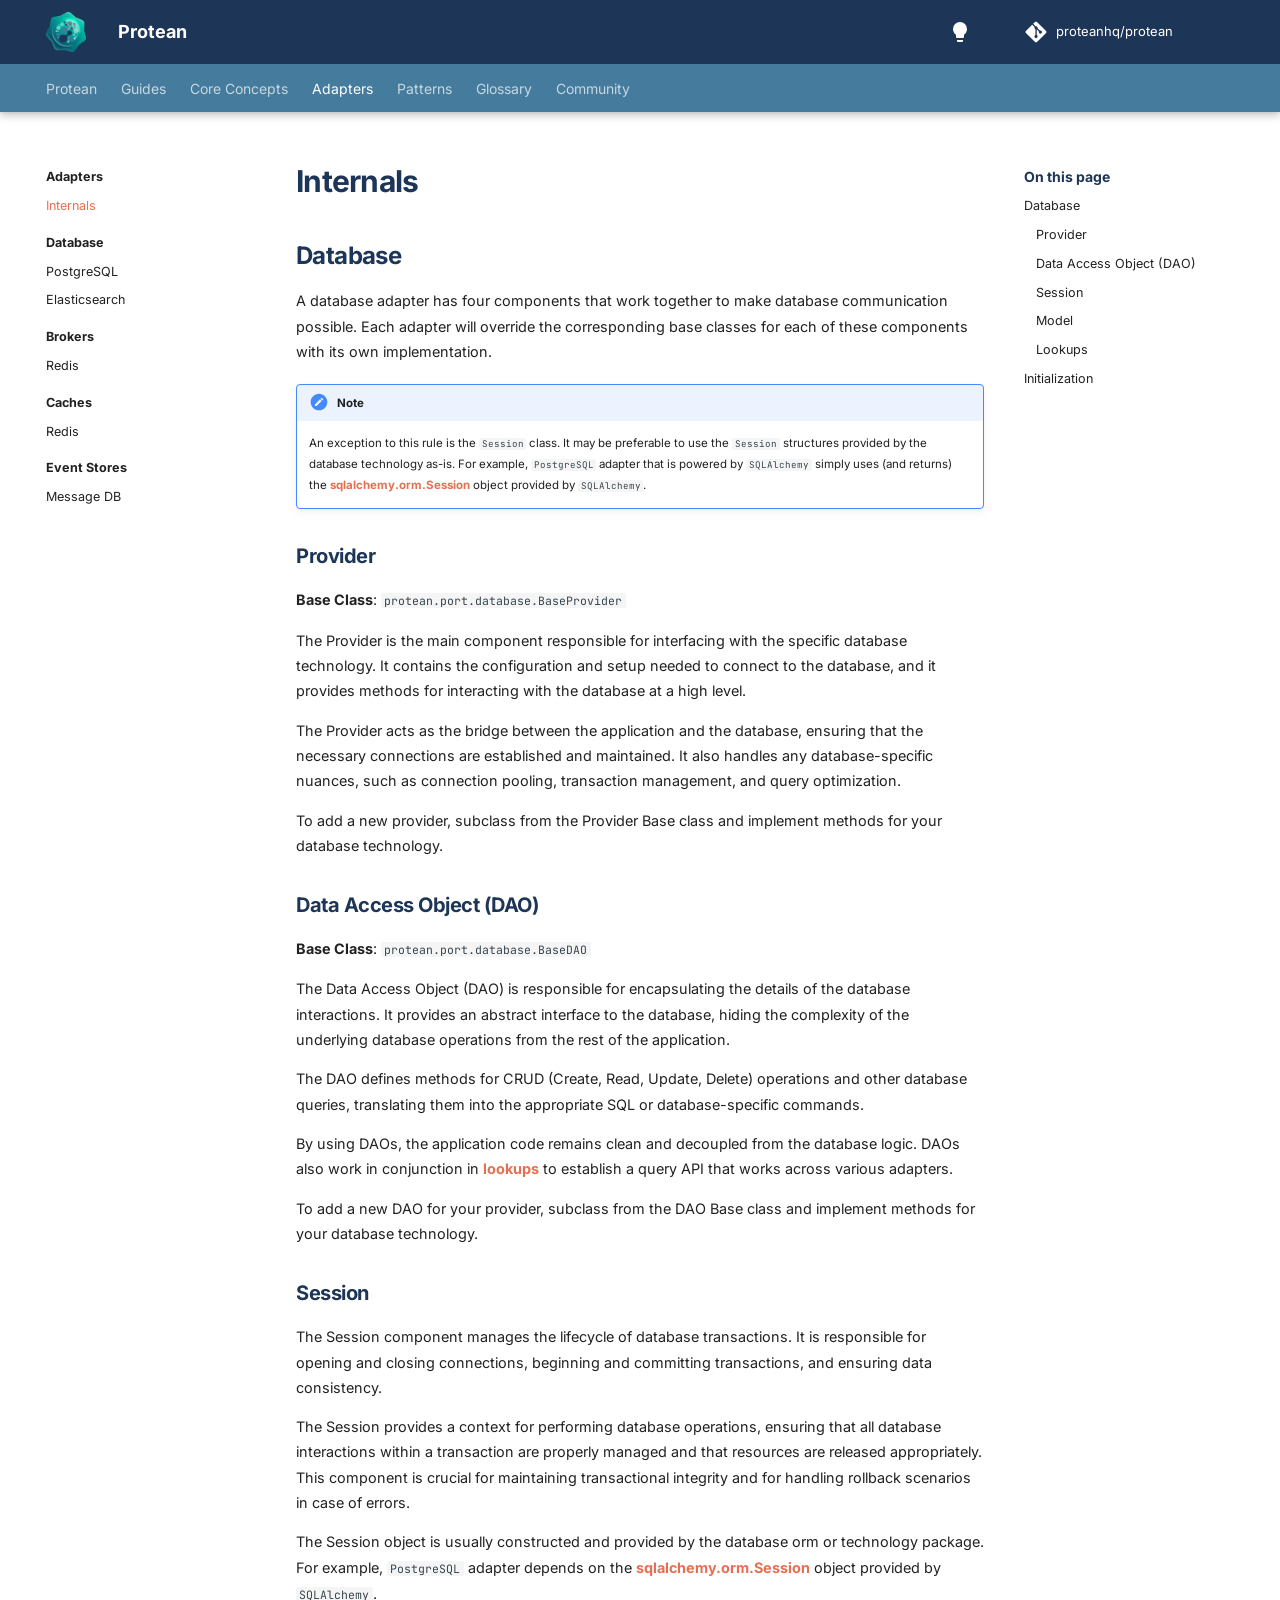
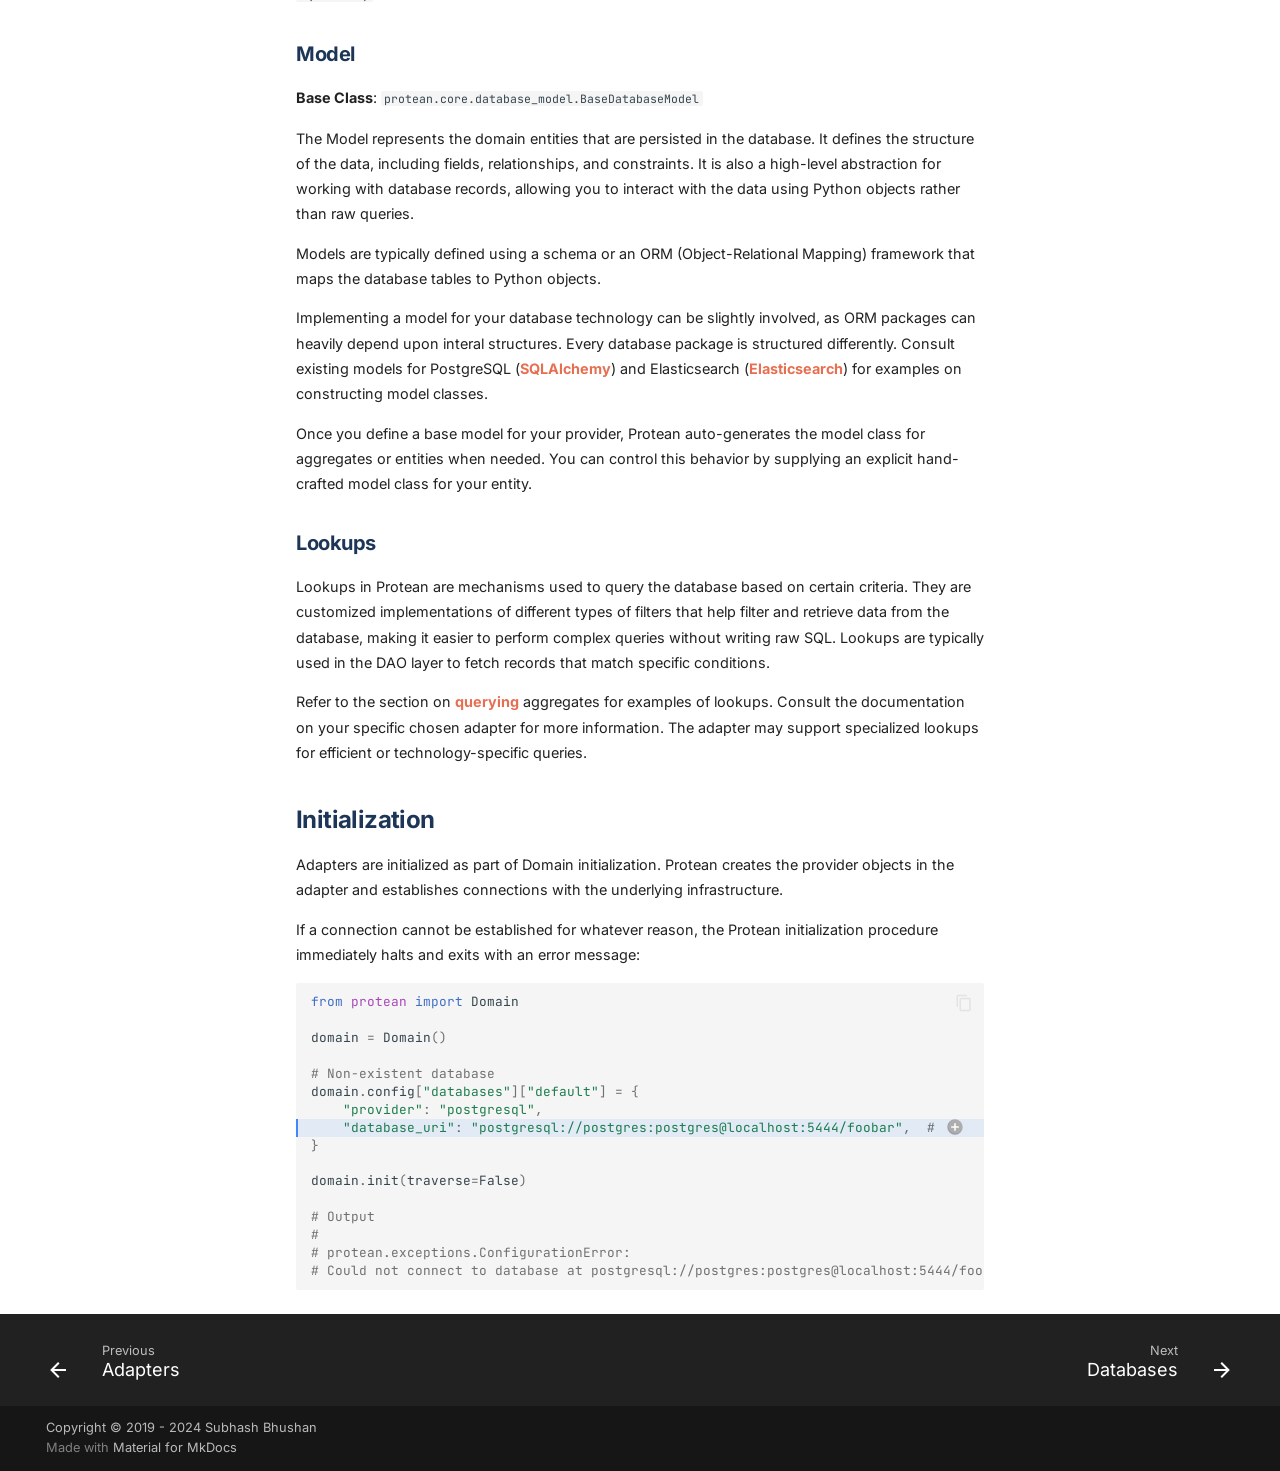
<file: adapters/internals/index.html>
<!doctype html>
<html lang="en" class="no-js">
  <head>
    
      <meta charset="utf-8">
      <meta name="viewport" content="width=device-width,initial-scale=1">
      
      
      
        <link rel="canonical" href="https://docs.proteanhq.com/adapters/internals/">
      
      
        <link rel="prev" href="../">
      
      
        <link rel="next" href="../database/">
      
      
      <link rel="icon" href="../../assets/favicon.png">
      <meta name="generator" content="mkdocs-1.6.1, mkdocs-material-9.6.14">
    
    
      
        <title>Internals - Protean</title>
      
    
    
      <link rel="stylesheet" href="../../assets/stylesheets/main.342714a4.min.css">
      
        
        <link rel="stylesheet" href="../../assets/stylesheets/palette.06af60db.min.css">
      
      


    
    
      
    
    
      
        
        
        
        <link rel="stylesheet" href="../../assets/external/fonts.googleapis.com/css.56f7ac64.css">
        <style>:root{--md-text-font:"Inter";--md-code-font:"JetBrains Mono"}</style>
      
    
    
      <link rel="stylesheet" href="../../stylesheets/extra.css">
    
    <script>__md_scope=new URL("../..",location),__md_hash=e=>[...e].reduce(((e,_)=>(e<<5)-e+_.charCodeAt(0)),0),__md_get=(e,_=localStorage,t=__md_scope)=>JSON.parse(_.getItem(t.pathname+"."+e)),__md_set=(e,_,t=localStorage,a=__md_scope)=>{try{t.setItem(a.pathname+"."+e,JSON.stringify(_))}catch(e){}}</script>
    
      

    
    
    
  </head>
  
  
    
    
      
    
    
    
    
    <body dir="ltr" data-md-color-scheme="default" data-md-color-primary="indigo" data-md-color-accent="indigo">
  
    
    <input class="md-toggle" data-md-toggle="drawer" type="checkbox" id="__drawer" autocomplete="off">
    <input class="md-toggle" data-md-toggle="search" type="checkbox" id="__search" autocomplete="off">
    <label class="md-overlay" for="__drawer"></label>
    <div data-md-component="skip">
      
        
        <a href="#internals" class="md-skip">
          Skip to content
        </a>
      
    </div>
    <div data-md-component="announce">
      
    </div>
    
    
      

  

<header class="md-header md-header--shadow md-header--lifted" data-md-component="header">
  <nav class="md-header__inner md-grid" aria-label="Header">
    <a href="../.." title="Protean" class="md-header__button md-logo" aria-label="Protean" data-md-component="logo">
      
  <img src="../../assets/logo.png" alt="logo">

    </a>
    <label class="md-header__button md-icon" for="__drawer">
      
      <svg xmlns="http://www.w3.org/2000/svg" viewBox="0 0 24 24"><path d="M3 6h18v2H3zm0 5h18v2H3zm0 5h18v2H3z"/></svg>
    </label>
    <div class="md-header__title" data-md-component="header-title">
      <div class="md-header__ellipsis">
        <div class="md-header__topic">
          <span class="md-ellipsis">
            Protean
          </span>
        </div>
        <div class="md-header__topic" data-md-component="header-topic">
          <span class="md-ellipsis">
            
              Internals
            
          </span>
        </div>
      </div>
    </div>
    
      
        <form class="md-header__option" data-md-component="palette">
  
    
    
    
    <input class="md-option" data-md-color-media="(prefers-color-scheme: light)" data-md-color-scheme="default" data-md-color-primary="indigo" data-md-color-accent="indigo"  aria-label="Switch to dark mode"  type="radio" name="__palette" id="__palette_0">
    
      <label class="md-header__button md-icon" title="Switch to dark mode" for="__palette_1" hidden>
        <svg xmlns="http://www.w3.org/2000/svg" viewBox="0 0 24 24"><path d="M12 2a7 7 0 0 0-7 7c0 2.38 1.19 4.47 3 5.74V17a1 1 0 0 0 1 1h6a1 1 0 0 0 1-1v-2.26c1.81-1.27 3-3.36 3-5.74a7 7 0 0 0-7-7M9 21a1 1 0 0 0 1 1h4a1 1 0 0 0 1-1v-1H9z"/></svg>
      </label>
    
  
    
    
    
    <input class="md-option" data-md-color-media="(prefers-color-scheme: dark)" data-md-color-scheme="slate" data-md-color-primary="indigo" data-md-color-accent="indigo"  aria-label="Switch to light mode"  type="radio" name="__palette" id="__palette_1">
    
      <label class="md-header__button md-icon" title="Switch to light mode" for="__palette_0" hidden>
        <svg xmlns="http://www.w3.org/2000/svg" viewBox="0 0 24 24"><path d="M12 2a7 7 0 0 1 7 7c0 2.38-1.19 4.47-3 5.74V17a1 1 0 0 1-1 1H9a1 1 0 0 1-1-1v-2.26C6.19 13.47 5 11.38 5 9a7 7 0 0 1 7-7M9 21v-1h6v1a1 1 0 0 1-1 1h-4a1 1 0 0 1-1-1m3-17a5 5 0 0 0-5 5c0 2.05 1.23 3.81 3 4.58V16h4v-2.42c1.77-.77 3-2.53 3-4.58a5 5 0 0 0-5-5"/></svg>
      </label>
    
  
</form>
      
    
    
      <script>var palette=__md_get("__palette");if(palette&&palette.color){if("(prefers-color-scheme)"===palette.color.media){var media=matchMedia("(prefers-color-scheme: light)"),input=document.querySelector(media.matches?"[data-md-color-media='(prefers-color-scheme: light)']":"[data-md-color-media='(prefers-color-scheme: dark)']");palette.color.media=input.getAttribute("data-md-color-media"),palette.color.scheme=input.getAttribute("data-md-color-scheme"),palette.color.primary=input.getAttribute("data-md-color-primary"),palette.color.accent=input.getAttribute("data-md-color-accent")}for(var[key,value]of Object.entries(palette.color))document.body.setAttribute("data-md-color-"+key,value)}</script>
    
    
    
    
      <div class="md-header__source">
        <a href="https://github.com/proteanhq/protean" title="Go to repository" class="md-source" data-md-component="source">
  <div class="md-source__icon md-icon">
    
    <svg xmlns="http://www.w3.org/2000/svg" viewBox="0 0 448 512"><!--! Font Awesome Free 6.7.2 by @fontawesome - https://fontawesome.com License - https://fontawesome.com/license/free (Icons: CC BY 4.0, Fonts: SIL OFL 1.1, Code: MIT License) Copyright 2024 Fonticons, Inc.--><path d="M439.55 236.05 244 40.45a28.87 28.87 0 0 0-40.81 0l-40.66 40.63 51.52 51.52c27.06-9.14 52.68 16.77 43.39 43.68l49.66 49.66c34.23-11.8 61.18 31 35.47 56.69-26.49 26.49-70.21-2.87-56-37.34L240.22 199v121.85c25.3 12.54 22.26 41.85 9.08 55a34.34 34.34 0 0 1-48.55 0c-17.57-17.6-11.07-46.91 11.25-56v-123c-20.8-8.51-24.6-30.74-18.64-45L142.57 101 8.45 235.14a28.86 28.86 0 0 0 0 40.81l195.61 195.6a28.86 28.86 0 0 0 40.8 0l194.69-194.69a28.86 28.86 0 0 0 0-40.81"/></svg>
  </div>
  <div class="md-source__repository">
    proteanhq/protean
  </div>
</a>
      </div>
    
  </nav>
  
    
      
<nav class="md-tabs" aria-label="Tabs" data-md-component="tabs">
  <div class="md-grid">
    <ul class="md-tabs__list">
      
        
  
  
  
  
    
    
      <li class="md-tabs__item">
        <a href="../.." class="md-tabs__link">
          
  
  
    
  
  Protean

        </a>
      </li>
    
  

      
        
  
  
  
  
    
    
      <li class="md-tabs__item">
        <a href="../../guides/getting-started/installation/" class="md-tabs__link">
          
  
  
    
  
  Guides

        </a>
      </li>
    
  

      
        
  
  
  
  
    
    
      
  
  
  
  
    
    
      <li class="md-tabs__item">
        <a href="../../core-concepts/ddd/" class="md-tabs__link">
          
  
  
    
  
  Core Concepts

        </a>
      </li>
    
  

    
  

      
        
  
  
  
    
  
  
    
    
      <li class="md-tabs__item md-tabs__item--active">
        <a href="../" class="md-tabs__link">
          
  
  
    
  
  Adapters

        </a>
      </li>
    
  

      
        
  
  
  
  
    
    
      <li class="md-tabs__item">
        <a href="../../patterns/" class="md-tabs__link">
          
  
  
    
  
  Patterns

        </a>
      </li>
    
  

      
        
  
  
  
  
    <li class="md-tabs__item">
      <a href="../../glossary/" class="md-tabs__link">
        
  
  
    
  
  Glossary

      </a>
    </li>
  

      
        
  
  
  
  
    
    
      <li class="md-tabs__item">
        <a href="../../community/" class="md-tabs__link">
          
  
  
    
  
  Community

        </a>
      </li>
    
  

      
    </ul>
  </div>
</nav>
    
  
</header>
    
    <div class="md-container" data-md-component="container">
      
      
        
      
      <main class="md-main" data-md-component="main">
        <div class="md-main__inner md-grid">
          
            
              
              <div class="md-sidebar md-sidebar--primary" data-md-component="sidebar" data-md-type="navigation" >
                <div class="md-sidebar__scrollwrap">
                  <div class="md-sidebar__inner">
                    


  


<nav class="md-nav md-nav--primary md-nav--lifted" aria-label="Navigation" data-md-level="0">
  <label class="md-nav__title" for="__drawer">
    <a href="../.." title="Protean" class="md-nav__button md-logo" aria-label="Protean" data-md-component="logo">
      
  <img src="../../assets/logo.png" alt="logo">

    </a>
    Protean
  </label>
  
    <div class="md-nav__source">
      <a href="https://github.com/proteanhq/protean" title="Go to repository" class="md-source" data-md-component="source">
  <div class="md-source__icon md-icon">
    
    <svg xmlns="http://www.w3.org/2000/svg" viewBox="0 0 448 512"><!--! Font Awesome Free 6.7.2 by @fontawesome - https://fontawesome.com License - https://fontawesome.com/license/free (Icons: CC BY 4.0, Fonts: SIL OFL 1.1, Code: MIT License) Copyright 2024 Fonticons, Inc.--><path d="M439.55 236.05 244 40.45a28.87 28.87 0 0 0-40.81 0l-40.66 40.63 51.52 51.52c27.06-9.14 52.68 16.77 43.39 43.68l49.66 49.66c34.23-11.8 61.18 31 35.47 56.69-26.49 26.49-70.21-2.87-56-37.34L240.22 199v121.85c25.3 12.54 22.26 41.85 9.08 55a34.34 34.34 0 0 1-48.55 0c-17.57-17.6-11.07-46.91 11.25-56v-123c-20.8-8.51-24.6-30.74-18.64-45L142.57 101 8.45 235.14a28.86 28.86 0 0 0 0 40.81l195.61 195.6a28.86 28.86 0 0 0 40.8 0l194.69-194.69a28.86 28.86 0 0 0 0-40.81"/></svg>
  </div>
  <div class="md-source__repository">
    proteanhq/protean
  </div>
</a>
    </div>
  
  <ul class="md-nav__list" data-md-scrollfix>
    
      
      
  
  
  
  
    
    
      
        
          
        
      
        
      
        
      
        
      
    
    
    
      
      
        
      
    
    
      
        
        
      
    
    <li class="md-nav__item md-nav__item--pruned md-nav__item--nested">
      
        
  
  
  
    <a href="../.." class="md-nav__link">
      
  
  
  <span class="md-ellipsis">
    Protean
    
  </span>
  

      
        <span class="md-nav__icon md-icon"></span>
      
    </a>
  

      
    </li>
  

    
      
      
  
  
  
  
    
    
      
        
      
        
      
        
      
        
      
        
      
    
    
    
      
      
        
      
    
    
      
        
        
      
    
    <li class="md-nav__item md-nav__item--pruned md-nav__item--nested">
      
        
  
  
  
    <a href="../../guides/getting-started/installation/" class="md-nav__link">
      
  
  
  <span class="md-ellipsis">
    Guides
    
  </span>
  

      
        <span class="md-nav__icon md-icon"></span>
      
    </a>
  

      
    </li>
  

    
      
      
  
  
  
  
    
    
      
        
      
        
      
    
    
    
      
      
        
      
    
    
      
        
        
      
    
    <li class="md-nav__item md-nav__item--pruned md-nav__item--nested">
      
        
  
  
  
    
  
  
  
    <a href="../../core-concepts/ddd/" class="md-nav__link">
      
  
  
  <span class="md-ellipsis">
    Core Concepts
    
  </span>
  

      
        <span class="md-nav__icon md-icon"></span>
      
    </a>
  

  

      
    </li>
  

    
      
      
  
  
    
  
  
  
    
    
      
        
          
        
      
        
      
        
      
        
      
        
      
        
      
    
    
    
      
        
        
      
      
        
      
    
    
      
    
    <li class="md-nav__item md-nav__item--active md-nav__item--section md-nav__item--nested">
      
        
        
        <input class="md-nav__toggle md-toggle " type="checkbox" id="__nav_4" checked>
        
          
          <div class="md-nav__link md-nav__container">
            <a href="../" class="md-nav__link ">
              
  
  
  <span class="md-ellipsis">
    Adapters
    
  </span>
  

            </a>
            
              
              <label class="md-nav__link " for="__nav_4" id="__nav_4_label" tabindex="">
                <span class="md-nav__icon md-icon"></span>
              </label>
            
          </div>
        
        <nav class="md-nav" data-md-level="1" aria-labelledby="__nav_4_label" aria-expanded="true">
          <label class="md-nav__title" for="__nav_4">
            <span class="md-nav__icon md-icon"></span>
            Adapters
          </label>
          <ul class="md-nav__list" data-md-scrollfix>
            
              
            
              
                
  
  
    
  
  
  
    <li class="md-nav__item md-nav__item--active">
      
      <input class="md-nav__toggle md-toggle" type="checkbox" id="__toc">
      
      
        
      
      
        <label class="md-nav__link md-nav__link--active" for="__toc">
          
  
  
  <span class="md-ellipsis">
    Internals
    
  </span>
  

          <span class="md-nav__icon md-icon"></span>
        </label>
      
      <a href="./" class="md-nav__link md-nav__link--active">
        
  
  
  <span class="md-ellipsis">
    Internals
    
  </span>
  

      </a>
      
        

<nav class="md-nav md-nav--secondary" aria-label="On this page">
  
  
  
    
  
  
    <label class="md-nav__title" for="__toc">
      <span class="md-nav__icon md-icon"></span>
      On this page
    </label>
    <ul class="md-nav__list" data-md-component="toc" data-md-scrollfix>
      
        <li class="md-nav__item">
  <a href="#database" class="md-nav__link">
    <span class="md-ellipsis">
      Database
    </span>
  </a>
  
    <nav class="md-nav" aria-label="Database">
      <ul class="md-nav__list">
        
          <li class="md-nav__item">
  <a href="#provider" class="md-nav__link">
    <span class="md-ellipsis">
      Provider
    </span>
  </a>
  
</li>
        
          <li class="md-nav__item">
  <a href="#data-access-object-dao" class="md-nav__link">
    <span class="md-ellipsis">
      Data Access Object (DAO)
    </span>
  </a>
  
</li>
        
          <li class="md-nav__item">
  <a href="#session" class="md-nav__link">
    <span class="md-ellipsis">
      Session
    </span>
  </a>
  
</li>
        
          <li class="md-nav__item">
  <a href="#model" class="md-nav__link">
    <span class="md-ellipsis">
      Model
    </span>
  </a>
  
</li>
        
          <li class="md-nav__item">
  <a href="#lookups" class="md-nav__link">
    <span class="md-ellipsis">
      Lookups
    </span>
  </a>
  
</li>
        
      </ul>
    </nav>
  
</li>
      
        <li class="md-nav__item">
  <a href="#initialization" class="md-nav__link">
    <span class="md-ellipsis">
      Initialization
    </span>
  </a>
  
</li>
      
    </ul>
  
</nav>
      
    </li>
  

              
            
              
                
  
  
  
  
    
    
      
        
          
        
      
        
      
        
      
    
    
    
      
      
        
          
          
        
      
    
    
      
    
    <li class="md-nav__item md-nav__item--section md-nav__item--nested">
      
        
        
          
        
        <input class="md-nav__toggle md-toggle md-toggle--indeterminate" type="checkbox" id="__nav_4_3" >
        
          
          <div class="md-nav__link md-nav__container">
            <a href="../database/" class="md-nav__link ">
              
  
  
  <span class="md-ellipsis">
    Database
    
  </span>
  

            </a>
            
              
              <label class="md-nav__link " for="__nav_4_3" id="__nav_4_3_label" tabindex="">
                <span class="md-nav__icon md-icon"></span>
              </label>
            
          </div>
        
        <nav class="md-nav" data-md-level="2" aria-labelledby="__nav_4_3_label" aria-expanded="false">
          <label class="md-nav__title" for="__nav_4_3">
            <span class="md-nav__icon md-icon"></span>
            Database
          </label>
          <ul class="md-nav__list" data-md-scrollfix>
            
              
            
              
                
  
  
  
  
    <li class="md-nav__item">
      <a href="../database/postgresql/" class="md-nav__link">
        
  
  
  <span class="md-ellipsis">
    PostgreSQL
    
  </span>
  

      </a>
    </li>
  

              
            
              
                
  
  
  
  
    <li class="md-nav__item">
      <a href="../database/elasticsearch/" class="md-nav__link">
        
  
  
  <span class="md-ellipsis">
    Elasticsearch
    
  </span>
  

      </a>
    </li>
  

              
            
          </ul>
        </nav>
      
    </li>
  

              
            
              
                
  
  
  
  
    
    
      
        
          
        
      
        
      
    
    
    
      
      
        
          
          
        
      
    
    
      
    
    <li class="md-nav__item md-nav__item--section md-nav__item--nested">
      
        
        
          
        
        <input class="md-nav__toggle md-toggle md-toggle--indeterminate" type="checkbox" id="__nav_4_4" >
        
          
          <div class="md-nav__link md-nav__container">
            <a href="../broker/" class="md-nav__link ">
              
  
  
  <span class="md-ellipsis">
    Brokers
    
  </span>
  

            </a>
            
              
              <label class="md-nav__link " for="__nav_4_4" id="__nav_4_4_label" tabindex="">
                <span class="md-nav__icon md-icon"></span>
              </label>
            
          </div>
        
        <nav class="md-nav" data-md-level="2" aria-labelledby="__nav_4_4_label" aria-expanded="false">
          <label class="md-nav__title" for="__nav_4_4">
            <span class="md-nav__icon md-icon"></span>
            Brokers
          </label>
          <ul class="md-nav__list" data-md-scrollfix>
            
              
            
              
                
  
  
  
  
    <li class="md-nav__item">
      <a href="../broker/redis/" class="md-nav__link">
        
  
  
  <span class="md-ellipsis">
    Redis
    
  </span>
  

      </a>
    </li>
  

              
            
          </ul>
        </nav>
      
    </li>
  

              
            
              
                
  
  
  
  
    
    
      
        
          
        
      
        
      
    
    
    
      
      
        
          
          
        
      
    
    
      
    
    <li class="md-nav__item md-nav__item--section md-nav__item--nested">
      
        
        
          
        
        <input class="md-nav__toggle md-toggle md-toggle--indeterminate" type="checkbox" id="__nav_4_5" >
        
          
          <div class="md-nav__link md-nav__container">
            <a href="../cache/" class="md-nav__link ">
              
  
  
  <span class="md-ellipsis">
    Caches
    
  </span>
  

            </a>
            
              
              <label class="md-nav__link " for="__nav_4_5" id="__nav_4_5_label" tabindex="">
                <span class="md-nav__icon md-icon"></span>
              </label>
            
          </div>
        
        <nav class="md-nav" data-md-level="2" aria-labelledby="__nav_4_5_label" aria-expanded="false">
          <label class="md-nav__title" for="__nav_4_5">
            <span class="md-nav__icon md-icon"></span>
            Caches
          </label>
          <ul class="md-nav__list" data-md-scrollfix>
            
              
            
              
                
  
  
  
  
    <li class="md-nav__item">
      <a href="../cache/redis/" class="md-nav__link">
        
  
  
  <span class="md-ellipsis">
    Redis
    
  </span>
  

      </a>
    </li>
  

              
            
          </ul>
        </nav>
      
    </li>
  

              
            
              
                
  
  
  
  
    
    
      
        
          
        
      
        
      
    
    
    
      
      
        
          
          
        
      
    
    
      
    
    <li class="md-nav__item md-nav__item--section md-nav__item--nested">
      
        
        
          
        
        <input class="md-nav__toggle md-toggle md-toggle--indeterminate" type="checkbox" id="__nav_4_6" >
        
          
          <div class="md-nav__link md-nav__container">
            <a href="../eventstore/" class="md-nav__link ">
              
  
  
  <span class="md-ellipsis">
    Event Stores
    
  </span>
  

            </a>
            
              
              <label class="md-nav__link " for="__nav_4_6" id="__nav_4_6_label" tabindex="">
                <span class="md-nav__icon md-icon"></span>
              </label>
            
          </div>
        
        <nav class="md-nav" data-md-level="2" aria-labelledby="__nav_4_6_label" aria-expanded="false">
          <label class="md-nav__title" for="__nav_4_6">
            <span class="md-nav__icon md-icon"></span>
            Event Stores
          </label>
          <ul class="md-nav__list" data-md-scrollfix>
            
              
            
              
                
  
  
  
  
    <li class="md-nav__item">
      <a href="../eventstore/message-db/" class="md-nav__link">
        
  
  
  <span class="md-ellipsis">
    Message DB
    
  </span>
  

      </a>
    </li>
  

              
            
          </ul>
        </nav>
      
    </li>
  

              
            
          </ul>
        </nav>
      
    </li>
  

    
      
      
  
  
  
  
    
    
      
        
          
        
      
    
    
    
      
      
        
      
    
    
      
        
        
      
    
    <li class="md-nav__item md-nav__item--pruned md-nav__item--nested">
      
        
  
  
  
    <a href="../../patterns/" class="md-nav__link">
      
  
  
  <span class="md-ellipsis">
    Patterns
    
  </span>
  

      
        <span class="md-nav__icon md-icon"></span>
      
    </a>
  

      
    </li>
  

    
      
      
  
  
  
  
    <li class="md-nav__item">
      <a href="../../glossary/" class="md-nav__link">
        
  
  
  <span class="md-ellipsis">
    Glossary
    
  </span>
  

      </a>
    </li>
  

    
      
      
  
  
  
  
    
    
      
        
          
        
      
        
      
        
      
        
      
    
    
    
      
      
        
      
    
    
      
        
        
      
    
    <li class="md-nav__item md-nav__item--pruned md-nav__item--nested">
      
        
  
  
  
    <a href="../../community/" class="md-nav__link">
      
  
  
  <span class="md-ellipsis">
    Community
    
  </span>
  

      
        <span class="md-nav__icon md-icon"></span>
      
    </a>
  

      
    </li>
  

    
  </ul>
</nav>
                  </div>
                </div>
              </div>
            
            
              
              <div class="md-sidebar md-sidebar--secondary" data-md-component="sidebar" data-md-type="toc" >
                <div class="md-sidebar__scrollwrap">
                  <div class="md-sidebar__inner">
                    

<nav class="md-nav md-nav--secondary" aria-label="On this page">
  
  
  
    
  
  
    <label class="md-nav__title" for="__toc">
      <span class="md-nav__icon md-icon"></span>
      On this page
    </label>
    <ul class="md-nav__list" data-md-component="toc" data-md-scrollfix>
      
        <li class="md-nav__item">
  <a href="#database" class="md-nav__link">
    <span class="md-ellipsis">
      Database
    </span>
  </a>
  
    <nav class="md-nav" aria-label="Database">
      <ul class="md-nav__list">
        
          <li class="md-nav__item">
  <a href="#provider" class="md-nav__link">
    <span class="md-ellipsis">
      Provider
    </span>
  </a>
  
</li>
        
          <li class="md-nav__item">
  <a href="#data-access-object-dao" class="md-nav__link">
    <span class="md-ellipsis">
      Data Access Object (DAO)
    </span>
  </a>
  
</li>
        
          <li class="md-nav__item">
  <a href="#session" class="md-nav__link">
    <span class="md-ellipsis">
      Session
    </span>
  </a>
  
</li>
        
          <li class="md-nav__item">
  <a href="#model" class="md-nav__link">
    <span class="md-ellipsis">
      Model
    </span>
  </a>
  
</li>
        
          <li class="md-nav__item">
  <a href="#lookups" class="md-nav__link">
    <span class="md-ellipsis">
      Lookups
    </span>
  </a>
  
</li>
        
      </ul>
    </nav>
  
</li>
      
        <li class="md-nav__item">
  <a href="#initialization" class="md-nav__link">
    <span class="md-ellipsis">
      Initialization
    </span>
  </a>
  
</li>
      
    </ul>
  
</nav>
                  </div>
                </div>
              </div>
            
          
          
            <div class="md-content" data-md-component="content">
              <article class="md-content__inner md-typeset">
                
                  


  
  


<h1 id="internals">Internals</h1>
<h2 id="database">Database</h2>
<p>A database adapter has four components that work together to make database
communication possible. Each adapter will override the corresponding base
classes for each of these components with its own implementation.</p>
<div class="admonition note">
<p class="admonition-title">Note</p>
<p>An exception to this rule is the <code>Session</code> class. It may be preferable to
use the <code>Session</code> structures provided by the database technology as-is. For
example, <code>PostgreSQL</code> adapter that is powered by <code>SQLAlchemy</code> simply uses
(and returns) the <a href="https://docs.sqlalchemy.org/en/20/orm/session_api.html#sqlalchemy.orm.Session">sqlalchemy.orm.Session</a>
object provided by <code>SQLAlchemy</code>.</p>
</div>
<h3 id="provider">Provider</h3>
<p><strong>Base Class</strong>: <code>protean.port.database.BaseProvider</code></p>
<p>The Provider is the main component responsible for interfacing with the
specific database technology. It contains the configuration and setup needed
to connect to the database, and it provides methods for interacting with the
database at a high level.</p>
<p>The Provider acts as the bridge between the application and the database,
ensuring that the necessary connections are established and maintained.
It also handles any database-specific nuances, such as connection pooling,
transaction management, and query optimization.</p>
<p>To add a new provider, subclass from the Provider Base class and implement
methods for your database technology.</p>
<h3 id="data-access-object-dao">Data Access Object (DAO)</h3>
<p><strong>Base Class</strong>: <code>protean.port.database.BaseDAO</code></p>
<p>The Data Access Object (DAO) is responsible for encapsulating the details of
the database interactions. It provides an abstract interface to the database,
hiding the complexity of the underlying database operations from the rest of
the application.</p>
<p>The DAO defines methods for CRUD (Create, Read, Update, Delete) operations
and other database queries, translating them into the appropriate SQL or
database-specific commands.</p>
<p>By using DAOs, the application code remains clean and decoupled from the
database logic. DAOs also work in conjunction in <a href="#lookups">lookups</a> to
establish a query API that works across various adapters.</p>
<p>To add a new DAO for your provider, subclass from the DAO Base class and
implement methods for your database technology.</p>
<h3 id="session">Session</h3>
<p>The Session component manages the lifecycle of database transactions. It is
responsible for opening and closing connections, beginning and committing
transactions, and ensuring data consistency.</p>
<p>The Session provides a context for performing database operations,
ensuring that all database interactions within a transaction are properly
managed and that resources are released appropriately. This component is
crucial for maintaining transactional integrity and for handling rollback
scenarios in case of errors.</p>
<p>The Session object is usually constructed and provided by the database orm
or technology package. For example, <code>PostgreSQL</code> adapter depends on the
<a href="https://docs.sqlalchemy.org/en/20/orm/session_api.html#sqlalchemy.orm.Session">sqlalchemy.orm.Session</a>
object provided by <code>SQLAlchemy</code>.</p>
<h3 id="model">Model</h3>
<p><strong>Base Class</strong>: <code>protean.core.database_model.BaseDatabaseModel</code></p>
<p>The Model represents the domain entities that are persisted in the database.
It defines the structure of the data, including fields, relationships, and
constraints. It is also a high-level abstraction for working with database
records, allowing you to interact with the data using Python objects rather
than raw queries.</p>
<p>Models are typically defined using a schema or an ORM
(Object-Relational Mapping) framework that maps the database tables to
Python objects.</p>
<p>Implementing a model for your database technology can be slightly involved,
as ORM packages can heavily depend upon interal structures. Every
database package is structured differently. Consult existing models for
PostgreSQL
(<a href="https://github.com/proteanhq/protean/blob/main/src/protean/adapters/repository/sqlalchemy.py#L139">SQLAlchemy</a>)
and Elasticsearch
(<a href="https://github.com/proteanhq/protean/blob/main/src/protean/adapters/repository/elasticsearch.py#L43">Elasticsearch</a>)
for examples on constructing model classes.</p>
<p>Once you define a base model for your provider, Protean auto-generates the model
class for aggregates or entities when needed. You can control this behavior
by supplying an explicit hand-crafted model class for your entity.</p>
<!-- FIXME Add link to customizing models -->

<h3 id="lookups">Lookups</h3>
<p>Lookups in Protean are mechanisms used to query the database based on certain
criteria. They are customized implementations of different types of filters
that help filter and retrieve data from the database, making it easier to
perform complex queries without writing raw SQL. Lookups are typically used in
the DAO layer to fetch records that match specific conditions.</p>
<p>Refer to the section on
<a href="../../guides/change-state/retrieve-aggregates/#advanced-filtering-criteria">querying</a>
aggregates for examples of lookups. Consult the documentation on your specific
chosen adapter for more information. The adapter may support specialized
lookups for efficient or technology-specific queries.</p>
<h2 id="initialization">Initialization</h2>
<p>Adapters are initialized as part of Domain initialization. Protean creates
the provider objects in the adapter and establishes connections with the
underlying infrastructure.</p>
<p>If a connection cannot be established for whatever reason, the Protean
initialization procedure immediately halts and exits with an error message:</p>
<div class="highlight"><pre><span></span><code><span class="kn">from</span><span class="w"> </span><span class="nn">protean</span><span class="w"> </span><span class="kn">import</span> <span class="n">Domain</span>

<span class="n">domain</span> <span class="o">=</span> <span class="n">Domain</span><span class="p">()</span>

<span class="c1"># Non-existent database</span>
<span class="n">domain</span><span class="o">.</span><span class="n">config</span><span class="p">[</span><span class="s2">&quot;databases&quot;</span><span class="p">][</span><span class="s2">&quot;default&quot;</span><span class="p">]</span> <span class="o">=</span> <span class="p">{</span>
    <span class="s2">&quot;provider&quot;</span><span class="p">:</span> <span class="s2">&quot;postgresql&quot;</span><span class="p">,</span>
<span class="hll">    <span class="s2">&quot;database_uri&quot;</span><span class="p">:</span> <span class="s2">&quot;postgresql://postgres:postgres@localhost:5444/foobar&quot;</span><span class="p">,</span>  <span class="c1"># (1)</span>
</span><span class="p">}</span>

<span class="n">domain</span><span class="o">.</span><span class="n">init</span><span class="p">(</span><span class="n">traverse</span><span class="o">=</span><span class="kc">False</span><span class="p">)</span>

<span class="c1"># Output</span>
<span class="c1">#</span>
<span class="c1"># protean.exceptions.ConfigurationError:</span>
<span class="c1"># Could not connect to database at postgresql://postgres:postgres@localhost:5444/foobar</span>
</code></pre></div>
<ol>
<li><code>foobar</code> database does not exist on port 5444</li>
</ol>












                
              </article>
            </div>
          
          
  <script>var tabs=__md_get("__tabs");if(Array.isArray(tabs))e:for(var set of document.querySelectorAll(".tabbed-set")){var labels=set.querySelector(".tabbed-labels");for(var tab of tabs)for(var label of labels.getElementsByTagName("label"))if(label.innerText.trim()===tab){var input=document.getElementById(label.htmlFor);input.checked=!0;continue e}}</script>

<script>var target=document.getElementById(location.hash.slice(1));target&&target.name&&(target.checked=target.name.startsWith("__tabbed_"))</script>
        </div>
        
          <button type="button" class="md-top md-icon" data-md-component="top" hidden>
  
  <svg xmlns="http://www.w3.org/2000/svg" viewBox="0 0 24 24"><path d="M13 20h-2V8l-5.5 5.5-1.42-1.42L12 4.16l7.92 7.92-1.42 1.42L13 8z"/></svg>
  Back to top
</button>
        
      </main>
      
        <footer class="md-footer">
  
    
      
      <nav class="md-footer__inner md-grid" aria-label="Footer" >
        
          
          <a href="../" class="md-footer__link md-footer__link--prev" aria-label="Previous: Adapters">
            <div class="md-footer__button md-icon">
              
              <svg xmlns="http://www.w3.org/2000/svg" viewBox="0 0 24 24"><path d="M20 11v2H8l5.5 5.5-1.42 1.42L4.16 12l7.92-7.92L13.5 5.5 8 11z"/></svg>
            </div>
            <div class="md-footer__title">
              <span class="md-footer__direction">
                Previous
              </span>
              <div class="md-ellipsis">
                Adapters
              </div>
            </div>
          </a>
        
        
          
          <a href="../database/" class="md-footer__link md-footer__link--next" aria-label="Next: Databases">
            <div class="md-footer__title">
              <span class="md-footer__direction">
                Next
              </span>
              <div class="md-ellipsis">
                Databases
              </div>
            </div>
            <div class="md-footer__button md-icon">
              
              <svg xmlns="http://www.w3.org/2000/svg" viewBox="0 0 24 24"><path d="M4 11v2h12l-5.5 5.5 1.42 1.42L19.84 12l-7.92-7.92L10.5 5.5 16 11z"/></svg>
            </div>
          </a>
        
      </nav>
    
  
  <div class="md-footer-meta md-typeset">
    <div class="md-footer-meta__inner md-grid">
      <div class="md-copyright">
  
    <div class="md-copyright__highlight">
      Copyright &copy; 2019 - 2024 Subhash Bhushan
    </div>
  
  
    Made with
    <a href="https://squidfunk.github.io/mkdocs-material/" target="_blank" rel="noopener">
      Material for MkDocs
    </a>
  
</div>
      
    </div>
  </div>
</footer>
      
    </div>
    <div class="md-dialog" data-md-component="dialog">
      <div class="md-dialog__inner md-typeset"></div>
    </div>
    
      <div class="md-progress" data-md-component="progress" role="progressbar"></div>
    
    
    
      
      <script id="__config" type="application/json">{"base": "../..", "features": ["content.code.annotate", "content.code.copy", "content.code.select", "content.tabs.link", "content.tooltips", "navigation.expand", "navigation.footer", "navigation.indexes", "navigation.instant", "navigation.instant.prefetch", "navigation.instant.progress", "navigation.path", "navigation.prune", "navigation.sections", "navigation.tabs", "navigation.tabs.sticky", "navigation.top", "navigation.tracking", "search.highlight", "search.suggest", "toc.follow"], "search": "../../assets/javascripts/workers/search.d50fe291.min.js", "tags": null, "translations": {"clipboard.copied": "Copied to clipboard", "clipboard.copy": "Copy to clipboard", "search.result.more.one": "1 more on this page", "search.result.more.other": "# more on this page", "search.result.none": "No matching documents", "search.result.one": "1 matching document", "search.result.other": "# matching documents", "search.result.placeholder": "Type to start searching", "search.result.term.missing": "Missing", "select.version": "Select version"}, "version": null}</script>
    
    
      <script src="../../assets/javascripts/bundle.13a4f30d.min.js"></script>
      
    
  </body>
</html>
</file>
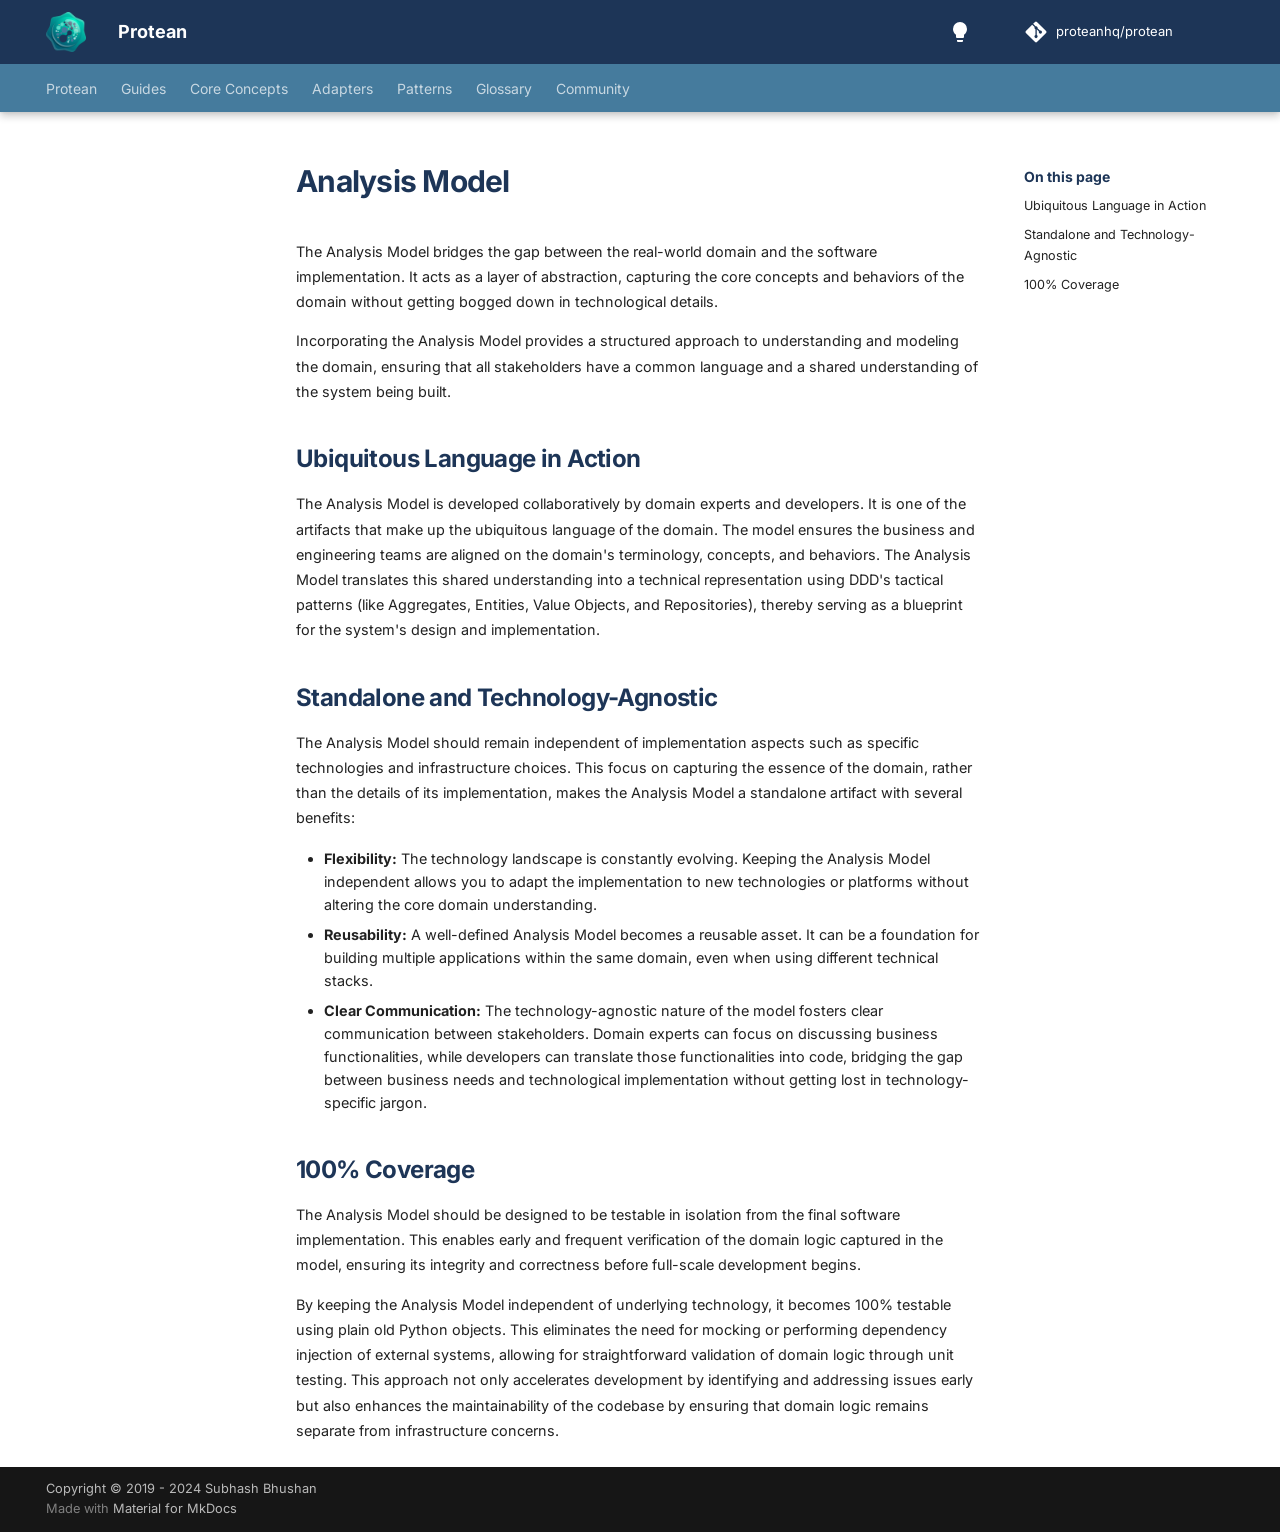
<file: core-concepts/analysis-model/index.html>
<!doctype html>
<html lang="en" class="no-js">
  <head>
    
      <meta charset="utf-8">
      <meta name="viewport" content="width=device-width,initial-scale=1">
      
      
      
        <link rel="canonical" href="https://docs.proteanhq.com/core-concepts/analysis-model/">
      
      
      
      
      <link rel="icon" href="../../assets/favicon.png">
      <meta name="generator" content="mkdocs-1.6.1, mkdocs-material-9.6.14">
    
    
      
        <title>Analysis Model - Protean</title>
      
    
    
      <link rel="stylesheet" href="../../assets/stylesheets/main.342714a4.min.css">
      
        
        <link rel="stylesheet" href="../../assets/stylesheets/palette.06af60db.min.css">
      
      


    
    
      
    
    
      
        
        
        
        <link rel="stylesheet" href="../../assets/external/fonts.googleapis.com/css.56f7ac64.css">
        <style>:root{--md-text-font:"Inter";--md-code-font:"JetBrains Mono"}</style>
      
    
    
      <link rel="stylesheet" href="../../stylesheets/extra.css">
    
    <script>__md_scope=new URL("../..",location),__md_hash=e=>[...e].reduce(((e,_)=>(e<<5)-e+_.charCodeAt(0)),0),__md_get=(e,_=localStorage,t=__md_scope)=>JSON.parse(_.getItem(t.pathname+"."+e)),__md_set=(e,_,t=localStorage,a=__md_scope)=>{try{t.setItem(a.pathname+"."+e,JSON.stringify(_))}catch(e){}}</script>
    
      

    
    
    
  </head>
  
  
    
    
      
    
    
    
    
    <body dir="ltr" data-md-color-scheme="default" data-md-color-primary="indigo" data-md-color-accent="indigo">
  
    
    <input class="md-toggle" data-md-toggle="drawer" type="checkbox" id="__drawer" autocomplete="off">
    <input class="md-toggle" data-md-toggle="search" type="checkbox" id="__search" autocomplete="off">
    <label class="md-overlay" for="__drawer"></label>
    <div data-md-component="skip">
      
        
        <a href="#analysis-model" class="md-skip">
          Skip to content
        </a>
      
    </div>
    <div data-md-component="announce">
      
    </div>
    
    
      

  

<header class="md-header md-header--shadow md-header--lifted" data-md-component="header">
  <nav class="md-header__inner md-grid" aria-label="Header">
    <a href="../.." title="Protean" class="md-header__button md-logo" aria-label="Protean" data-md-component="logo">
      
  <img src="../../assets/logo.png" alt="logo">

    </a>
    <label class="md-header__button md-icon" for="__drawer">
      
      <svg xmlns="http://www.w3.org/2000/svg" viewBox="0 0 24 24"><path d="M3 6h18v2H3zm0 5h18v2H3zm0 5h18v2H3z"/></svg>
    </label>
    <div class="md-header__title" data-md-component="header-title">
      <div class="md-header__ellipsis">
        <div class="md-header__topic">
          <span class="md-ellipsis">
            Protean
          </span>
        </div>
        <div class="md-header__topic" data-md-component="header-topic">
          <span class="md-ellipsis">
            
              Analysis Model
            
          </span>
        </div>
      </div>
    </div>
    
      
        <form class="md-header__option" data-md-component="palette">
  
    
    
    
    <input class="md-option" data-md-color-media="(prefers-color-scheme: light)" data-md-color-scheme="default" data-md-color-primary="indigo" data-md-color-accent="indigo"  aria-label="Switch to dark mode"  type="radio" name="__palette" id="__palette_0">
    
      <label class="md-header__button md-icon" title="Switch to dark mode" for="__palette_1" hidden>
        <svg xmlns="http://www.w3.org/2000/svg" viewBox="0 0 24 24"><path d="M12 2a7 7 0 0 0-7 7c0 2.38 1.19 4.47 3 5.74V17a1 1 0 0 0 1 1h6a1 1 0 0 0 1-1v-2.26c1.81-1.27 3-3.36 3-5.74a7 7 0 0 0-7-7M9 21a1 1 0 0 0 1 1h4a1 1 0 0 0 1-1v-1H9z"/></svg>
      </label>
    
  
    
    
    
    <input class="md-option" data-md-color-media="(prefers-color-scheme: dark)" data-md-color-scheme="slate" data-md-color-primary="indigo" data-md-color-accent="indigo"  aria-label="Switch to light mode"  type="radio" name="__palette" id="__palette_1">
    
      <label class="md-header__button md-icon" title="Switch to light mode" for="__palette_0" hidden>
        <svg xmlns="http://www.w3.org/2000/svg" viewBox="0 0 24 24"><path d="M12 2a7 7 0 0 1 7 7c0 2.38-1.19 4.47-3 5.74V17a1 1 0 0 1-1 1H9a1 1 0 0 1-1-1v-2.26C6.19 13.47 5 11.38 5 9a7 7 0 0 1 7-7M9 21v-1h6v1a1 1 0 0 1-1 1h-4a1 1 0 0 1-1-1m3-17a5 5 0 0 0-5 5c0 2.05 1.23 3.81 3 4.58V16h4v-2.42c1.77-.77 3-2.53 3-4.58a5 5 0 0 0-5-5"/></svg>
      </label>
    
  
</form>
      
    
    
      <script>var palette=__md_get("__palette");if(palette&&palette.color){if("(prefers-color-scheme)"===palette.color.media){var media=matchMedia("(prefers-color-scheme: light)"),input=document.querySelector(media.matches?"[data-md-color-media='(prefers-color-scheme: light)']":"[data-md-color-media='(prefers-color-scheme: dark)']");palette.color.media=input.getAttribute("data-md-color-media"),palette.color.scheme=input.getAttribute("data-md-color-scheme"),palette.color.primary=input.getAttribute("data-md-color-primary"),palette.color.accent=input.getAttribute("data-md-color-accent")}for(var[key,value]of Object.entries(palette.color))document.body.setAttribute("data-md-color-"+key,value)}</script>
    
    
    
    
      <div class="md-header__source">
        <a href="https://github.com/proteanhq/protean" title="Go to repository" class="md-source" data-md-component="source">
  <div class="md-source__icon md-icon">
    
    <svg xmlns="http://www.w3.org/2000/svg" viewBox="0 0 448 512"><!--! Font Awesome Free 6.7.2 by @fontawesome - https://fontawesome.com License - https://fontawesome.com/license/free (Icons: CC BY 4.0, Fonts: SIL OFL 1.1, Code: MIT License) Copyright 2024 Fonticons, Inc.--><path d="M439.55 236.05 244 40.45a28.87 28.87 0 0 0-40.81 0l-40.66 40.63 51.52 51.52c27.06-9.14 52.68 16.77 43.39 43.68l49.66 49.66c34.23-11.8 61.18 31 35.47 56.69-26.49 26.49-70.21-2.87-56-37.34L240.22 199v121.85c25.3 12.54 22.26 41.85 9.08 55a34.34 34.34 0 0 1-48.55 0c-17.57-17.6-11.07-46.91 11.25-56v-123c-20.8-8.51-24.6-30.74-18.64-45L142.57 101 8.45 235.14a28.86 28.86 0 0 0 0 40.81l195.61 195.6a28.86 28.86 0 0 0 40.8 0l194.69-194.69a28.86 28.86 0 0 0 0-40.81"/></svg>
  </div>
  <div class="md-source__repository">
    proteanhq/protean
  </div>
</a>
      </div>
    
  </nav>
  
    
      
<nav class="md-tabs" aria-label="Tabs" data-md-component="tabs">
  <div class="md-grid">
    <ul class="md-tabs__list">
      
        
  
  
  
  
    
    
      <li class="md-tabs__item">
        <a href="../.." class="md-tabs__link">
          
  
  
    
  
  Protean

        </a>
      </li>
    
  

      
        
  
  
  
  
    
    
      <li class="md-tabs__item">
        <a href="../../guides/getting-started/installation/" class="md-tabs__link">
          
  
  
    
  
  Guides

        </a>
      </li>
    
  

      
        
  
  
  
  
    
    
      
  
  
  
  
    
    
      <li class="md-tabs__item">
        <a href="../ddd/" class="md-tabs__link">
          
  
  
    
  
  Core Concepts

        </a>
      </li>
    
  

    
  

      
        
  
  
  
  
    
    
      <li class="md-tabs__item">
        <a href="../../adapters/" class="md-tabs__link">
          
  
  
    
  
  Adapters

        </a>
      </li>
    
  

      
        
  
  
  
  
    
    
      <li class="md-tabs__item">
        <a href="../../patterns/" class="md-tabs__link">
          
  
  
    
  
  Patterns

        </a>
      </li>
    
  

      
        
  
  
  
  
    <li class="md-tabs__item">
      <a href="../../glossary/" class="md-tabs__link">
        
  
  
    
  
  Glossary

      </a>
    </li>
  

      
        
  
  
  
  
    
    
      <li class="md-tabs__item">
        <a href="../../community/" class="md-tabs__link">
          
  
  
    
  
  Community

        </a>
      </li>
    
  

      
    </ul>
  </div>
</nav>
    
  
</header>
    
    <div class="md-container" data-md-component="container">
      
      
        
      
      <main class="md-main" data-md-component="main">
        <div class="md-main__inner md-grid">
          
            
              
              <div class="md-sidebar md-sidebar--primary" data-md-component="sidebar" data-md-type="navigation" >
                <div class="md-sidebar__scrollwrap">
                  <div class="md-sidebar__inner">
                    


  


<nav class="md-nav md-nav--primary md-nav--lifted" aria-label="Navigation" data-md-level="0">
  <label class="md-nav__title" for="__drawer">
    <a href="../.." title="Protean" class="md-nav__button md-logo" aria-label="Protean" data-md-component="logo">
      
  <img src="../../assets/logo.png" alt="logo">

    </a>
    Protean
  </label>
  
    <div class="md-nav__source">
      <a href="https://github.com/proteanhq/protean" title="Go to repository" class="md-source" data-md-component="source">
  <div class="md-source__icon md-icon">
    
    <svg xmlns="http://www.w3.org/2000/svg" viewBox="0 0 448 512"><!--! Font Awesome Free 6.7.2 by @fontawesome - https://fontawesome.com License - https://fontawesome.com/license/free (Icons: CC BY 4.0, Fonts: SIL OFL 1.1, Code: MIT License) Copyright 2024 Fonticons, Inc.--><path d="M439.55 236.05 244 40.45a28.87 28.87 0 0 0-40.81 0l-40.66 40.63 51.52 51.52c27.06-9.14 52.68 16.77 43.39 43.68l49.66 49.66c34.23-11.8 61.18 31 35.47 56.69-26.49 26.49-70.21-2.87-56-37.34L240.22 199v121.85c25.3 12.54 22.26 41.85 9.08 55a34.34 34.34 0 0 1-48.55 0c-17.57-17.6-11.07-46.91 11.25-56v-123c-20.8-8.51-24.6-30.74-18.64-45L142.57 101 8.45 235.14a28.86 28.86 0 0 0 0 40.81l195.61 195.6a28.86 28.86 0 0 0 40.8 0l194.69-194.69a28.86 28.86 0 0 0 0-40.81"/></svg>
  </div>
  <div class="md-source__repository">
    proteanhq/protean
  </div>
</a>
    </div>
  
  <ul class="md-nav__list" data-md-scrollfix>
    
      
      
  
  
  
  
    
    
      
        
          
        
      
        
      
        
      
        
      
    
    
    
      
      
        
      
    
    
      
        
        
      
    
    <li class="md-nav__item md-nav__item--pruned md-nav__item--nested">
      
        
  
  
  
    <a href="../.." class="md-nav__link">
      
  
  
  <span class="md-ellipsis">
    Protean
    
  </span>
  

      
        <span class="md-nav__icon md-icon"></span>
      
    </a>
  

      
    </li>
  

    
      
      
  
  
  
  
    
    
      
        
      
        
      
        
      
        
      
        
      
    
    
    
      
      
        
      
    
    
      
        
        
      
    
    <li class="md-nav__item md-nav__item--pruned md-nav__item--nested">
      
        
  
  
  
    <a href="../../guides/getting-started/installation/" class="md-nav__link">
      
  
  
  <span class="md-ellipsis">
    Guides
    
  </span>
  

      
        <span class="md-nav__icon md-icon"></span>
      
    </a>
  

      
    </li>
  

    
      
      
  
  
  
  
    
    
      
        
      
        
      
    
    
    
      
      
        
      
    
    
      
        
        
      
    
    <li class="md-nav__item md-nav__item--pruned md-nav__item--nested">
      
        
  
  
  
    
  
  
  
    <a href="../ddd/" class="md-nav__link">
      
  
  
  <span class="md-ellipsis">
    Core Concepts
    
  </span>
  

      
        <span class="md-nav__icon md-icon"></span>
      
    </a>
  

  

      
    </li>
  

    
      
      
  
  
  
  
    
    
      
        
          
        
      
        
      
        
      
        
      
        
      
        
      
    
    
    
      
      
        
      
    
    
      
        
        
      
    
    <li class="md-nav__item md-nav__item--pruned md-nav__item--nested">
      
        
  
  
  
    <a href="../../adapters/" class="md-nav__link">
      
  
  
  <span class="md-ellipsis">
    Adapters
    
  </span>
  

      
        <span class="md-nav__icon md-icon"></span>
      
    </a>
  

      
    </li>
  

    
      
      
  
  
  
  
    
    
      
        
          
        
      
    
    
    
      
      
        
      
    
    
      
        
        
      
    
    <li class="md-nav__item md-nav__item--pruned md-nav__item--nested">
      
        
  
  
  
    <a href="../../patterns/" class="md-nav__link">
      
  
  
  <span class="md-ellipsis">
    Patterns
    
  </span>
  

      
        <span class="md-nav__icon md-icon"></span>
      
    </a>
  

      
    </li>
  

    
      
      
  
  
  
  
    <li class="md-nav__item">
      <a href="../../glossary/" class="md-nav__link">
        
  
  
  <span class="md-ellipsis">
    Glossary
    
  </span>
  

      </a>
    </li>
  

    
      
      
  
  
  
  
    
    
      
        
          
        
      
        
      
        
      
        
      
    
    
    
      
      
        
      
    
    
      
        
        
      
    
    <li class="md-nav__item md-nav__item--pruned md-nav__item--nested">
      
        
  
  
  
    <a href="../../community/" class="md-nav__link">
      
  
  
  <span class="md-ellipsis">
    Community
    
  </span>
  

      
        <span class="md-nav__icon md-icon"></span>
      
    </a>
  

      
    </li>
  

    
  </ul>
</nav>
                  </div>
                </div>
              </div>
            
            
              
              <div class="md-sidebar md-sidebar--secondary" data-md-component="sidebar" data-md-type="toc" >
                <div class="md-sidebar__scrollwrap">
                  <div class="md-sidebar__inner">
                    

<nav class="md-nav md-nav--secondary" aria-label="On this page">
  
  
  
    
  
  
    <label class="md-nav__title" for="__toc">
      <span class="md-nav__icon md-icon"></span>
      On this page
    </label>
    <ul class="md-nav__list" data-md-component="toc" data-md-scrollfix>
      
        <li class="md-nav__item">
  <a href="#ubiquitous-language-in-action" class="md-nav__link">
    <span class="md-ellipsis">
      Ubiquitous Language in Action
    </span>
  </a>
  
</li>
      
        <li class="md-nav__item">
  <a href="#standalone-and-technology-agnostic" class="md-nav__link">
    <span class="md-ellipsis">
      Standalone and Technology-Agnostic
    </span>
  </a>
  
</li>
      
        <li class="md-nav__item">
  <a href="#100-coverage" class="md-nav__link">
    <span class="md-ellipsis">
      100% Coverage
    </span>
  </a>
  
</li>
      
    </ul>
  
</nav>
                  </div>
                </div>
              </div>
            
          
          
            <div class="md-content" data-md-component="content">
              <article class="md-content__inner md-typeset">
                
                  


  
  


<h1 id="analysis-model">Analysis Model</h1>
<p>The Analysis Model bridges the gap between the real-world domain and the
software implementation. It acts as a layer of abstraction, capturing the core
concepts and behaviors of the domain without getting bogged down in
technological details.</p>
<p>Incorporating the Analysis Model provides a structured approach to 
understanding and modeling the domain, ensuring that all stakeholders have a 
common language and a shared understanding of the system being built.</p>
<h2 id="ubiquitous-language-in-action">Ubiquitous Language in Action</h2>
<p>The Analysis Model is developed collaboratively by domain experts and
developers. It is one of the artifacts that make up the ubiquitous language of 
the domain. The model ensures the business and engineering teams are aligned on 
the domain's terminology, concepts, and behaviors. The Analysis Model translates 
this shared understanding into a technical representation using DDD's tactical 
patterns (like Aggregates, Entities, Value Objects, and Repositories), thereby 
serving as a blueprint for the system's design and implementation.</p>
<h2 id="standalone-and-technology-agnostic">Standalone and Technology-Agnostic</h2>
<p>The Analysis Model should remain independent of implementation aspects such as 
specific technologies and infrastructure choices. This focus on capturing the 
essence of the domain, rather than the details of its implementation, makes the 
Analysis Model a standalone artifact with several benefits:</p>
<ul>
<li><strong>Flexibility:</strong> The technology landscape is constantly evolving. Keeping 
the Analysis Model independent allows you to adapt the implementation to new 
technologies or platforms without altering the core domain understanding.</li>
<li><strong>Reusability:</strong> A well-defined Analysis Model becomes a reusable asset. It 
can be a foundation for building multiple applications within the same domain, 
even when using different technical stacks. </li>
<li><strong>Clear Communication:</strong>  The technology-agnostic nature of the model fosters 
clear communication between stakeholders. Domain experts can focus on discussing 
business functionalities, while developers can translate those functionalities 
into code, bridging the gap between business needs and technological
implementation without getting lost in technology-specific jargon.</li>
</ul>
<h2 id="100-coverage">100% Coverage</h2>
<p>The Analysis Model should be designed to be testable in isolation from the 
final software implementation. This enables early and frequent verification 
of the domain logic captured in the model, ensuring its integrity and 
correctness before full-scale development begins.</p>
<p>By keeping the Analysis Model independent of underlying technology, it becomes 
100% testable using plain old Python objects. This eliminates the need for mocking 
or performing dependency injection of external systems, allowing for straightforward 
validation of domain logic through unit testing. This approach not only accelerates 
development by identifying and addressing issues early but also enhances the 
maintainability of the codebase by ensuring that domain logic remains separate 
from infrastructure concerns.</p>












                
              </article>
            </div>
          
          
  <script>var tabs=__md_get("__tabs");if(Array.isArray(tabs))e:for(var set of document.querySelectorAll(".tabbed-set")){var labels=set.querySelector(".tabbed-labels");for(var tab of tabs)for(var label of labels.getElementsByTagName("label"))if(label.innerText.trim()===tab){var input=document.getElementById(label.htmlFor);input.checked=!0;continue e}}</script>

<script>var target=document.getElementById(location.hash.slice(1));target&&target.name&&(target.checked=target.name.startsWith("__tabbed_"))</script>
        </div>
        
          <button type="button" class="md-top md-icon" data-md-component="top" hidden>
  
  <svg xmlns="http://www.w3.org/2000/svg" viewBox="0 0 24 24"><path d="M13 20h-2V8l-5.5 5.5-1.42-1.42L12 4.16l7.92 7.92-1.42 1.42L13 8z"/></svg>
  Back to top
</button>
        
      </main>
      
        <footer class="md-footer">
  
    
  
  <div class="md-footer-meta md-typeset">
    <div class="md-footer-meta__inner md-grid">
      <div class="md-copyright">
  
    <div class="md-copyright__highlight">
      Copyright &copy; 2019 - 2024 Subhash Bhushan
    </div>
  
  
    Made with
    <a href="https://squidfunk.github.io/mkdocs-material/" target="_blank" rel="noopener">
      Material for MkDocs
    </a>
  
</div>
      
    </div>
  </div>
</footer>
      
    </div>
    <div class="md-dialog" data-md-component="dialog">
      <div class="md-dialog__inner md-typeset"></div>
    </div>
    
      <div class="md-progress" data-md-component="progress" role="progressbar"></div>
    
    
    
      
      <script id="__config" type="application/json">{"base": "../..", "features": ["content.code.annotate", "content.code.copy", "content.code.select", "content.tabs.link", "content.tooltips", "navigation.expand", "navigation.footer", "navigation.indexes", "navigation.instant", "navigation.instant.prefetch", "navigation.instant.progress", "navigation.path", "navigation.prune", "navigation.sections", "navigation.tabs", "navigation.tabs.sticky", "navigation.top", "navigation.tracking", "search.highlight", "search.suggest", "toc.follow"], "search": "../../assets/javascripts/workers/search.d50fe291.min.js", "tags": null, "translations": {"clipboard.copied": "Copied to clipboard", "clipboard.copy": "Copy to clipboard", "search.result.more.one": "1 more on this page", "search.result.more.other": "# more on this page", "search.result.none": "No matching documents", "search.result.one": "1 matching document", "search.result.other": "# matching documents", "search.result.placeholder": "Type to start searching", "search.result.term.missing": "Missing", "select.version": "Select version"}, "version": null}</script>
    
    
      <script src="../../assets/javascripts/bundle.13a4f30d.min.js"></script>
      
    
  </body>
</html>
</file>
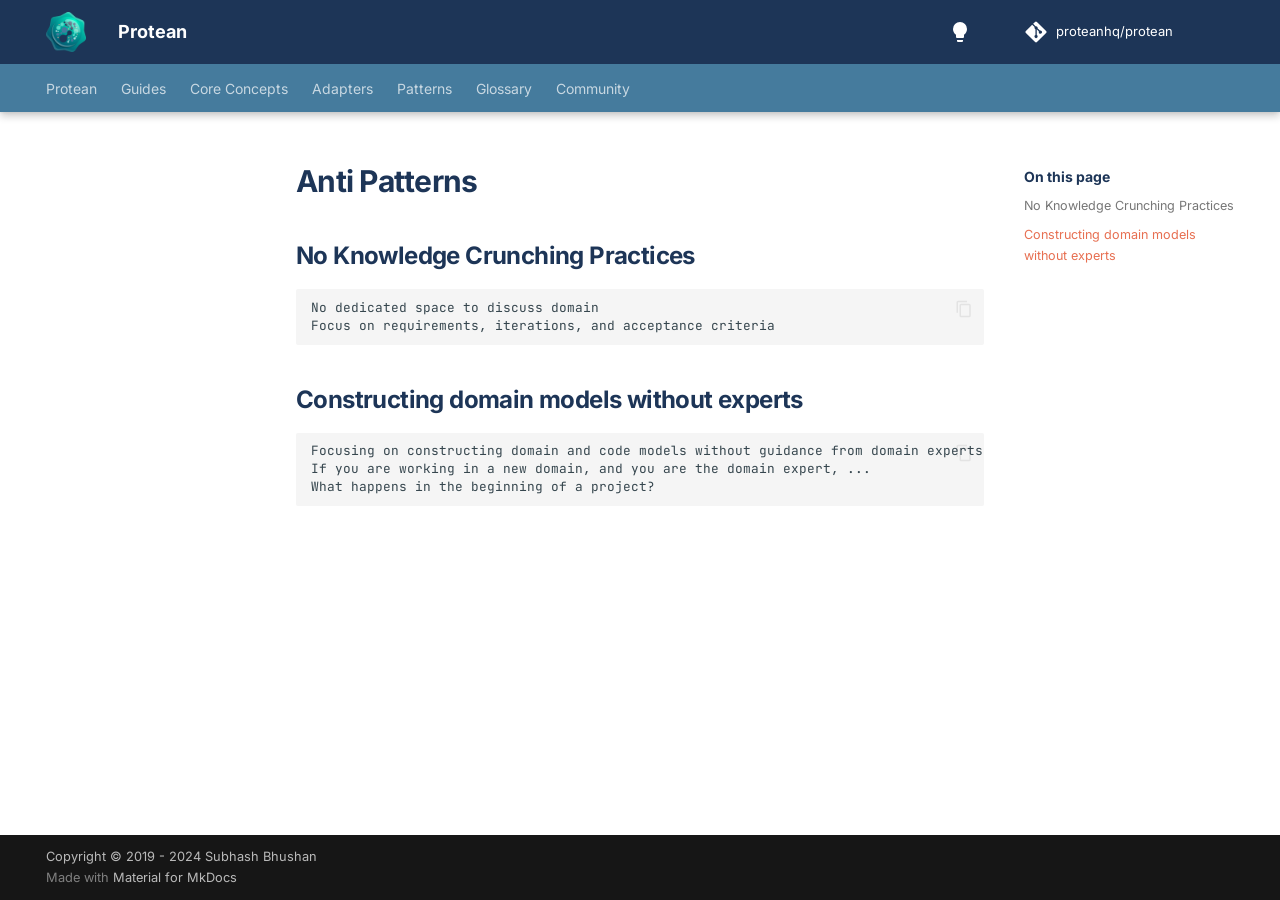
<file: core-concepts/anti-patterns/index.html>
<!doctype html>
<html lang="en" class="no-js">
  <head>
    
      <meta charset="utf-8">
      <meta name="viewport" content="width=device-width,initial-scale=1">
      
      
      
        <link rel="canonical" href="https://docs.proteanhq.com/core-concepts/anti-patterns/">
      
      
      
      
      <link rel="icon" href="../../assets/favicon.png">
      <meta name="generator" content="mkdocs-1.6.1, mkdocs-material-9.6.14">
    
    
      
        <title>Anti Patterns - Protean</title>
      
    
    
      <link rel="stylesheet" href="../../assets/stylesheets/main.342714a4.min.css">
      
        
        <link rel="stylesheet" href="../../assets/stylesheets/palette.06af60db.min.css">
      
      


    
    
      
    
    
      
        
        
        
        <link rel="stylesheet" href="../../assets/external/fonts.googleapis.com/css.56f7ac64.css">
        <style>:root{--md-text-font:"Inter";--md-code-font:"JetBrains Mono"}</style>
      
    
    
      <link rel="stylesheet" href="../../stylesheets/extra.css">
    
    <script>__md_scope=new URL("../..",location),__md_hash=e=>[...e].reduce(((e,_)=>(e<<5)-e+_.charCodeAt(0)),0),__md_get=(e,_=localStorage,t=__md_scope)=>JSON.parse(_.getItem(t.pathname+"."+e)),__md_set=(e,_,t=localStorage,a=__md_scope)=>{try{t.setItem(a.pathname+"."+e,JSON.stringify(_))}catch(e){}}</script>
    
      

    
    
    
  </head>
  
  
    
    
      
    
    
    
    
    <body dir="ltr" data-md-color-scheme="default" data-md-color-primary="indigo" data-md-color-accent="indigo">
  
    
    <input class="md-toggle" data-md-toggle="drawer" type="checkbox" id="__drawer" autocomplete="off">
    <input class="md-toggle" data-md-toggle="search" type="checkbox" id="__search" autocomplete="off">
    <label class="md-overlay" for="__drawer"></label>
    <div data-md-component="skip">
      
        
        <a href="#anti-patterns" class="md-skip">
          Skip to content
        </a>
      
    </div>
    <div data-md-component="announce">
      
    </div>
    
    
      

  

<header class="md-header md-header--shadow md-header--lifted" data-md-component="header">
  <nav class="md-header__inner md-grid" aria-label="Header">
    <a href="../.." title="Protean" class="md-header__button md-logo" aria-label="Protean" data-md-component="logo">
      
  <img src="../../assets/logo.png" alt="logo">

    </a>
    <label class="md-header__button md-icon" for="__drawer">
      
      <svg xmlns="http://www.w3.org/2000/svg" viewBox="0 0 24 24"><path d="M3 6h18v2H3zm0 5h18v2H3zm0 5h18v2H3z"/></svg>
    </label>
    <div class="md-header__title" data-md-component="header-title">
      <div class="md-header__ellipsis">
        <div class="md-header__topic">
          <span class="md-ellipsis">
            Protean
          </span>
        </div>
        <div class="md-header__topic" data-md-component="header-topic">
          <span class="md-ellipsis">
            
              Anti Patterns
            
          </span>
        </div>
      </div>
    </div>
    
      
        <form class="md-header__option" data-md-component="palette">
  
    
    
    
    <input class="md-option" data-md-color-media="(prefers-color-scheme: light)" data-md-color-scheme="default" data-md-color-primary="indigo" data-md-color-accent="indigo"  aria-label="Switch to dark mode"  type="radio" name="__palette" id="__palette_0">
    
      <label class="md-header__button md-icon" title="Switch to dark mode" for="__palette_1" hidden>
        <svg xmlns="http://www.w3.org/2000/svg" viewBox="0 0 24 24"><path d="M12 2a7 7 0 0 0-7 7c0 2.38 1.19 4.47 3 5.74V17a1 1 0 0 0 1 1h6a1 1 0 0 0 1-1v-2.26c1.81-1.27 3-3.36 3-5.74a7 7 0 0 0-7-7M9 21a1 1 0 0 0 1 1h4a1 1 0 0 0 1-1v-1H9z"/></svg>
      </label>
    
  
    
    
    
    <input class="md-option" data-md-color-media="(prefers-color-scheme: dark)" data-md-color-scheme="slate" data-md-color-primary="indigo" data-md-color-accent="indigo"  aria-label="Switch to light mode"  type="radio" name="__palette" id="__palette_1">
    
      <label class="md-header__button md-icon" title="Switch to light mode" for="__palette_0" hidden>
        <svg xmlns="http://www.w3.org/2000/svg" viewBox="0 0 24 24"><path d="M12 2a7 7 0 0 1 7 7c0 2.38-1.19 4.47-3 5.74V17a1 1 0 0 1-1 1H9a1 1 0 0 1-1-1v-2.26C6.19 13.47 5 11.38 5 9a7 7 0 0 1 7-7M9 21v-1h6v1a1 1 0 0 1-1 1h-4a1 1 0 0 1-1-1m3-17a5 5 0 0 0-5 5c0 2.05 1.23 3.81 3 4.58V16h4v-2.42c1.77-.77 3-2.53 3-4.58a5 5 0 0 0-5-5"/></svg>
      </label>
    
  
</form>
      
    
    
      <script>var palette=__md_get("__palette");if(palette&&palette.color){if("(prefers-color-scheme)"===palette.color.media){var media=matchMedia("(prefers-color-scheme: light)"),input=document.querySelector(media.matches?"[data-md-color-media='(prefers-color-scheme: light)']":"[data-md-color-media='(prefers-color-scheme: dark)']");palette.color.media=input.getAttribute("data-md-color-media"),palette.color.scheme=input.getAttribute("data-md-color-scheme"),palette.color.primary=input.getAttribute("data-md-color-primary"),palette.color.accent=input.getAttribute("data-md-color-accent")}for(var[key,value]of Object.entries(palette.color))document.body.setAttribute("data-md-color-"+key,value)}</script>
    
    
    
    
      <div class="md-header__source">
        <a href="https://github.com/proteanhq/protean" title="Go to repository" class="md-source" data-md-component="source">
  <div class="md-source__icon md-icon">
    
    <svg xmlns="http://www.w3.org/2000/svg" viewBox="0 0 448 512"><!--! Font Awesome Free 6.7.2 by @fontawesome - https://fontawesome.com License - https://fontawesome.com/license/free (Icons: CC BY 4.0, Fonts: SIL OFL 1.1, Code: MIT License) Copyright 2024 Fonticons, Inc.--><path d="M439.55 236.05 244 40.45a28.87 28.87 0 0 0-40.81 0l-40.66 40.63 51.52 51.52c27.06-9.14 52.68 16.77 43.39 43.68l49.66 49.66c34.23-11.8 61.18 31 35.47 56.69-26.49 26.49-70.21-2.87-56-37.34L240.22 199v121.85c25.3 12.54 22.26 41.85 9.08 55a34.34 34.34 0 0 1-48.55 0c-17.57-17.6-11.07-46.91 11.25-56v-123c-20.8-8.51-24.6-30.74-18.64-45L142.57 101 8.45 235.14a28.86 28.86 0 0 0 0 40.81l195.61 195.6a28.86 28.86 0 0 0 40.8 0l194.69-194.69a28.86 28.86 0 0 0 0-40.81"/></svg>
  </div>
  <div class="md-source__repository">
    proteanhq/protean
  </div>
</a>
      </div>
    
  </nav>
  
    
      
<nav class="md-tabs" aria-label="Tabs" data-md-component="tabs">
  <div class="md-grid">
    <ul class="md-tabs__list">
      
        
  
  
  
  
    
    
      <li class="md-tabs__item">
        <a href="../.." class="md-tabs__link">
          
  
  
    
  
  Protean

        </a>
      </li>
    
  

      
        
  
  
  
  
    
    
      <li class="md-tabs__item">
        <a href="../../guides/getting-started/installation/" class="md-tabs__link">
          
  
  
    
  
  Guides

        </a>
      </li>
    
  

      
        
  
  
  
  
    
    
      
  
  
  
  
    
    
      <li class="md-tabs__item">
        <a href="../ddd/" class="md-tabs__link">
          
  
  
    
  
  Core Concepts

        </a>
      </li>
    
  

    
  

      
        
  
  
  
  
    
    
      <li class="md-tabs__item">
        <a href="../../adapters/" class="md-tabs__link">
          
  
  
    
  
  Adapters

        </a>
      </li>
    
  

      
        
  
  
  
  
    
    
      <li class="md-tabs__item">
        <a href="../../patterns/" class="md-tabs__link">
          
  
  
    
  
  Patterns

        </a>
      </li>
    
  

      
        
  
  
  
  
    <li class="md-tabs__item">
      <a href="../../glossary/" class="md-tabs__link">
        
  
  
    
  
  Glossary

      </a>
    </li>
  

      
        
  
  
  
  
    
    
      <li class="md-tabs__item">
        <a href="../../community/" class="md-tabs__link">
          
  
  
    
  
  Community

        </a>
      </li>
    
  

      
    </ul>
  </div>
</nav>
    
  
</header>
    
    <div class="md-container" data-md-component="container">
      
      
        
      
      <main class="md-main" data-md-component="main">
        <div class="md-main__inner md-grid">
          
            
              
              <div class="md-sidebar md-sidebar--primary" data-md-component="sidebar" data-md-type="navigation" >
                <div class="md-sidebar__scrollwrap">
                  <div class="md-sidebar__inner">
                    


  


<nav class="md-nav md-nav--primary md-nav--lifted" aria-label="Navigation" data-md-level="0">
  <label class="md-nav__title" for="__drawer">
    <a href="../.." title="Protean" class="md-nav__button md-logo" aria-label="Protean" data-md-component="logo">
      
  <img src="../../assets/logo.png" alt="logo">

    </a>
    Protean
  </label>
  
    <div class="md-nav__source">
      <a href="https://github.com/proteanhq/protean" title="Go to repository" class="md-source" data-md-component="source">
  <div class="md-source__icon md-icon">
    
    <svg xmlns="http://www.w3.org/2000/svg" viewBox="0 0 448 512"><!--! Font Awesome Free 6.7.2 by @fontawesome - https://fontawesome.com License - https://fontawesome.com/license/free (Icons: CC BY 4.0, Fonts: SIL OFL 1.1, Code: MIT License) Copyright 2024 Fonticons, Inc.--><path d="M439.55 236.05 244 40.45a28.87 28.87 0 0 0-40.81 0l-40.66 40.63 51.52 51.52c27.06-9.14 52.68 16.77 43.39 43.68l49.66 49.66c34.23-11.8 61.18 31 35.47 56.69-26.49 26.49-70.21-2.87-56-37.34L240.22 199v121.85c25.3 12.54 22.26 41.85 9.08 55a34.34 34.34 0 0 1-48.55 0c-17.57-17.6-11.07-46.91 11.25-56v-123c-20.8-8.51-24.6-30.74-18.64-45L142.57 101 8.45 235.14a28.86 28.86 0 0 0 0 40.81l195.61 195.6a28.86 28.86 0 0 0 40.8 0l194.69-194.69a28.86 28.86 0 0 0 0-40.81"/></svg>
  </div>
  <div class="md-source__repository">
    proteanhq/protean
  </div>
</a>
    </div>
  
  <ul class="md-nav__list" data-md-scrollfix>
    
      
      
  
  
  
  
    
    
      
        
          
        
      
        
      
        
      
        
      
    
    
    
      
      
        
      
    
    
      
        
        
      
    
    <li class="md-nav__item md-nav__item--pruned md-nav__item--nested">
      
        
  
  
  
    <a href="../.." class="md-nav__link">
      
  
  
  <span class="md-ellipsis">
    Protean
    
  </span>
  

      
        <span class="md-nav__icon md-icon"></span>
      
    </a>
  

      
    </li>
  

    
      
      
  
  
  
  
    
    
      
        
      
        
      
        
      
        
      
        
      
    
    
    
      
      
        
      
    
    
      
        
        
      
    
    <li class="md-nav__item md-nav__item--pruned md-nav__item--nested">
      
        
  
  
  
    <a href="../../guides/getting-started/installation/" class="md-nav__link">
      
  
  
  <span class="md-ellipsis">
    Guides
    
  </span>
  

      
        <span class="md-nav__icon md-icon"></span>
      
    </a>
  

      
    </li>
  

    
      
      
  
  
  
  
    
    
      
        
      
        
      
    
    
    
      
      
        
      
    
    
      
        
        
      
    
    <li class="md-nav__item md-nav__item--pruned md-nav__item--nested">
      
        
  
  
  
    
  
  
  
    <a href="../ddd/" class="md-nav__link">
      
  
  
  <span class="md-ellipsis">
    Core Concepts
    
  </span>
  

      
        <span class="md-nav__icon md-icon"></span>
      
    </a>
  

  

      
    </li>
  

    
      
      
  
  
  
  
    
    
      
        
          
        
      
        
      
        
      
        
      
        
      
        
      
    
    
    
      
      
        
      
    
    
      
        
        
      
    
    <li class="md-nav__item md-nav__item--pruned md-nav__item--nested">
      
        
  
  
  
    <a href="../../adapters/" class="md-nav__link">
      
  
  
  <span class="md-ellipsis">
    Adapters
    
  </span>
  

      
        <span class="md-nav__icon md-icon"></span>
      
    </a>
  

      
    </li>
  

    
      
      
  
  
  
  
    
    
      
        
          
        
      
    
    
    
      
      
        
      
    
    
      
        
        
      
    
    <li class="md-nav__item md-nav__item--pruned md-nav__item--nested">
      
        
  
  
  
    <a href="../../patterns/" class="md-nav__link">
      
  
  
  <span class="md-ellipsis">
    Patterns
    
  </span>
  

      
        <span class="md-nav__icon md-icon"></span>
      
    </a>
  

      
    </li>
  

    
      
      
  
  
  
  
    <li class="md-nav__item">
      <a href="../../glossary/" class="md-nav__link">
        
  
  
  <span class="md-ellipsis">
    Glossary
    
  </span>
  

      </a>
    </li>
  

    
      
      
  
  
  
  
    
    
      
        
          
        
      
        
      
        
      
        
      
    
    
    
      
      
        
      
    
    
      
        
        
      
    
    <li class="md-nav__item md-nav__item--pruned md-nav__item--nested">
      
        
  
  
  
    <a href="../../community/" class="md-nav__link">
      
  
  
  <span class="md-ellipsis">
    Community
    
  </span>
  

      
        <span class="md-nav__icon md-icon"></span>
      
    </a>
  

      
    </li>
  

    
  </ul>
</nav>
                  </div>
                </div>
              </div>
            
            
              
              <div class="md-sidebar md-sidebar--secondary" data-md-component="sidebar" data-md-type="toc" >
                <div class="md-sidebar__scrollwrap">
                  <div class="md-sidebar__inner">
                    

<nav class="md-nav md-nav--secondary" aria-label="On this page">
  
  
  
    
  
  
    <label class="md-nav__title" for="__toc">
      <span class="md-nav__icon md-icon"></span>
      On this page
    </label>
    <ul class="md-nav__list" data-md-component="toc" data-md-scrollfix>
      
        <li class="md-nav__item">
  <a href="#no-knowledge-crunching-practices" class="md-nav__link">
    <span class="md-ellipsis">
      No Knowledge Crunching Practices
    </span>
  </a>
  
</li>
      
        <li class="md-nav__item">
  <a href="#constructing-domain-models-without-experts" class="md-nav__link">
    <span class="md-ellipsis">
      Constructing domain models without experts
    </span>
  </a>
  
</li>
      
    </ul>
  
</nav>
                  </div>
                </div>
              </div>
            
          
          
            <div class="md-content" data-md-component="content">
              <article class="md-content__inner md-typeset">
                
                  


  
  


<h1 id="anti-patterns">Anti Patterns</h1>
<h2 id="no-knowledge-crunching-practices">No Knowledge Crunching Practices</h2>
<pre><code>No dedicated space to discuss domain
Focus on requirements, iterations, and acceptance criteria
</code></pre>
<h2 id="constructing-domain-models-without-experts">Constructing domain models without experts</h2>
<pre><code>Focusing on constructing domain and code models without guidance from domain experts
If you are working in a new domain, and you are the domain expert, ...
What happens in the beginning of a project?
</code></pre>












                
              </article>
            </div>
          
          
  <script>var tabs=__md_get("__tabs");if(Array.isArray(tabs))e:for(var set of document.querySelectorAll(".tabbed-set")){var labels=set.querySelector(".tabbed-labels");for(var tab of tabs)for(var label of labels.getElementsByTagName("label"))if(label.innerText.trim()===tab){var input=document.getElementById(label.htmlFor);input.checked=!0;continue e}}</script>

<script>var target=document.getElementById(location.hash.slice(1));target&&target.name&&(target.checked=target.name.startsWith("__tabbed_"))</script>
        </div>
        
          <button type="button" class="md-top md-icon" data-md-component="top" hidden>
  
  <svg xmlns="http://www.w3.org/2000/svg" viewBox="0 0 24 24"><path d="M13 20h-2V8l-5.5 5.5-1.42-1.42L12 4.16l7.92 7.92-1.42 1.42L13 8z"/></svg>
  Back to top
</button>
        
      </main>
      
        <footer class="md-footer">
  
    
  
  <div class="md-footer-meta md-typeset">
    <div class="md-footer-meta__inner md-grid">
      <div class="md-copyright">
  
    <div class="md-copyright__highlight">
      Copyright &copy; 2019 - 2024 Subhash Bhushan
    </div>
  
  
    Made with
    <a href="https://squidfunk.github.io/mkdocs-material/" target="_blank" rel="noopener">
      Material for MkDocs
    </a>
  
</div>
      
    </div>
  </div>
</footer>
      
    </div>
    <div class="md-dialog" data-md-component="dialog">
      <div class="md-dialog__inner md-typeset"></div>
    </div>
    
      <div class="md-progress" data-md-component="progress" role="progressbar"></div>
    
    
    
      
      <script id="__config" type="application/json">{"base": "../..", "features": ["content.code.annotate", "content.code.copy", "content.code.select", "content.tabs.link", "content.tooltips", "navigation.expand", "navigation.footer", "navigation.indexes", "navigation.instant", "navigation.instant.prefetch", "navigation.instant.progress", "navigation.path", "navigation.prune", "navigation.sections", "navigation.tabs", "navigation.tabs.sticky", "navigation.top", "navigation.tracking", "search.highlight", "search.suggest", "toc.follow"], "search": "../../assets/javascripts/workers/search.d50fe291.min.js", "tags": null, "translations": {"clipboard.copied": "Copied to clipboard", "clipboard.copy": "Copy to clipboard", "search.result.more.one": "1 more on this page", "search.result.more.other": "# more on this page", "search.result.none": "No matching documents", "search.result.one": "1 matching document", "search.result.other": "# matching documents", "search.result.placeholder": "Type to start searching", "search.result.term.missing": "Missing", "select.version": "Select version"}, "version": null}</script>
    
    
      <script src="../../assets/javascripts/bundle.13a4f30d.min.js"></script>
      
    
  </body>
</html>
</file>
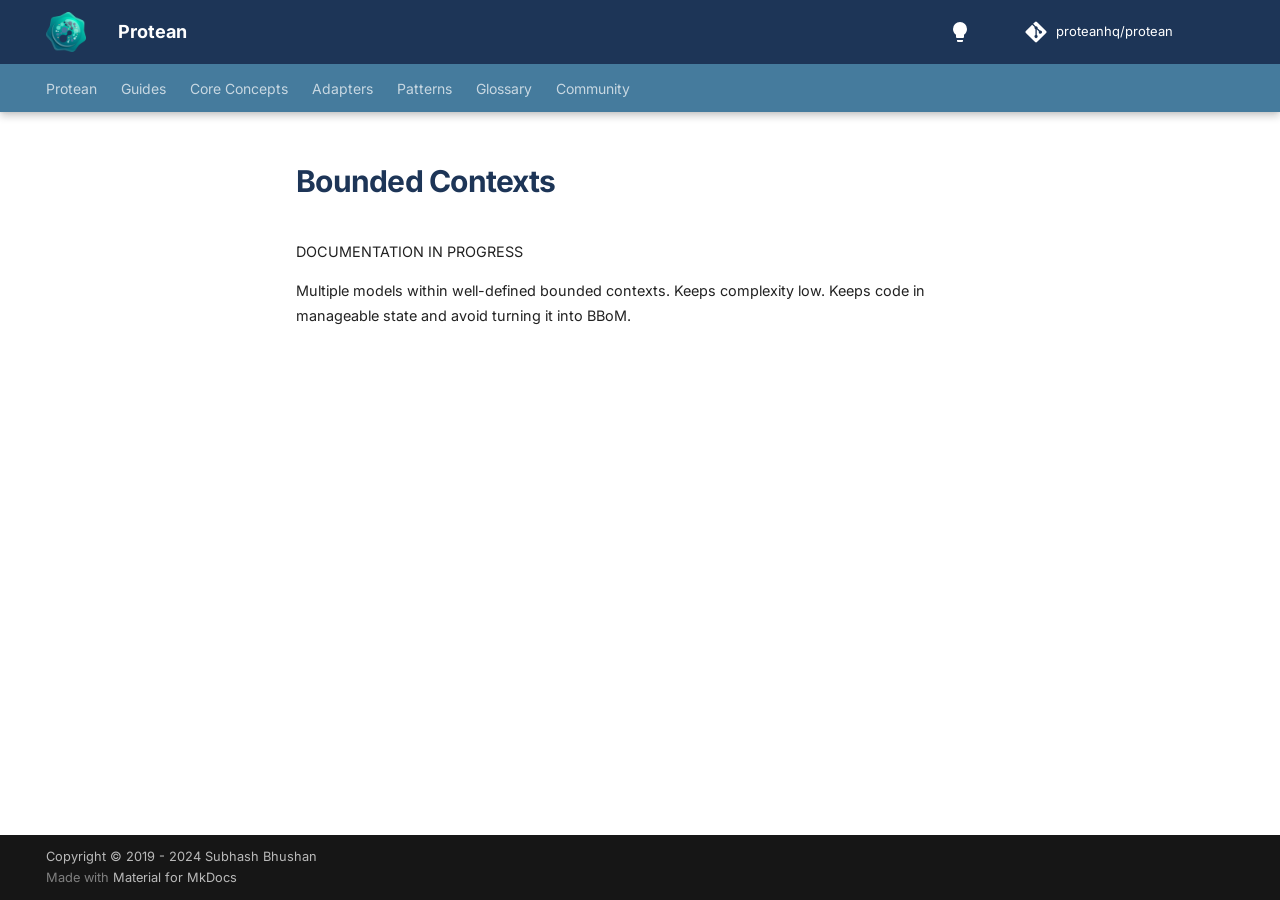
<file: core-concepts/bounded-contexts/index.html>
<!doctype html>
<html lang="en" class="no-js">
  <head>
    
      <meta charset="utf-8">
      <meta name="viewport" content="width=device-width,initial-scale=1">
      
      
      
        <link rel="canonical" href="https://docs.proteanhq.com/core-concepts/bounded-contexts/">
      
      
      
      
      <link rel="icon" href="../../assets/favicon.png">
      <meta name="generator" content="mkdocs-1.6.1, mkdocs-material-9.6.14">
    
    
      
        <title>Bounded Contexts - Protean</title>
      
    
    
      <link rel="stylesheet" href="../../assets/stylesheets/main.342714a4.min.css">
      
        
        <link rel="stylesheet" href="../../assets/stylesheets/palette.06af60db.min.css">
      
      


    
    
      
    
    
      
        
        
        
        <link rel="stylesheet" href="../../assets/external/fonts.googleapis.com/css.56f7ac64.css">
        <style>:root{--md-text-font:"Inter";--md-code-font:"JetBrains Mono"}</style>
      
    
    
      <link rel="stylesheet" href="../../stylesheets/extra.css">
    
    <script>__md_scope=new URL("../..",location),__md_hash=e=>[...e].reduce(((e,_)=>(e<<5)-e+_.charCodeAt(0)),0),__md_get=(e,_=localStorage,t=__md_scope)=>JSON.parse(_.getItem(t.pathname+"."+e)),__md_set=(e,_,t=localStorage,a=__md_scope)=>{try{t.setItem(a.pathname+"."+e,JSON.stringify(_))}catch(e){}}</script>
    
      

    
    
    
  </head>
  
  
    
    
      
    
    
    
    
    <body dir="ltr" data-md-color-scheme="default" data-md-color-primary="indigo" data-md-color-accent="indigo">
  
    
    <input class="md-toggle" data-md-toggle="drawer" type="checkbox" id="__drawer" autocomplete="off">
    <input class="md-toggle" data-md-toggle="search" type="checkbox" id="__search" autocomplete="off">
    <label class="md-overlay" for="__drawer"></label>
    <div data-md-component="skip">
      
        
        <a href="#bounded-contexts" class="md-skip">
          Skip to content
        </a>
      
    </div>
    <div data-md-component="announce">
      
    </div>
    
    
      

  

<header class="md-header md-header--shadow md-header--lifted" data-md-component="header">
  <nav class="md-header__inner md-grid" aria-label="Header">
    <a href="../.." title="Protean" class="md-header__button md-logo" aria-label="Protean" data-md-component="logo">
      
  <img src="../../assets/logo.png" alt="logo">

    </a>
    <label class="md-header__button md-icon" for="__drawer">
      
      <svg xmlns="http://www.w3.org/2000/svg" viewBox="0 0 24 24"><path d="M3 6h18v2H3zm0 5h18v2H3zm0 5h18v2H3z"/></svg>
    </label>
    <div class="md-header__title" data-md-component="header-title">
      <div class="md-header__ellipsis">
        <div class="md-header__topic">
          <span class="md-ellipsis">
            Protean
          </span>
        </div>
        <div class="md-header__topic" data-md-component="header-topic">
          <span class="md-ellipsis">
            
              Bounded Contexts
            
          </span>
        </div>
      </div>
    </div>
    
      
        <form class="md-header__option" data-md-component="palette">
  
    
    
    
    <input class="md-option" data-md-color-media="(prefers-color-scheme: light)" data-md-color-scheme="default" data-md-color-primary="indigo" data-md-color-accent="indigo"  aria-label="Switch to dark mode"  type="radio" name="__palette" id="__palette_0">
    
      <label class="md-header__button md-icon" title="Switch to dark mode" for="__palette_1" hidden>
        <svg xmlns="http://www.w3.org/2000/svg" viewBox="0 0 24 24"><path d="M12 2a7 7 0 0 0-7 7c0 2.38 1.19 4.47 3 5.74V17a1 1 0 0 0 1 1h6a1 1 0 0 0 1-1v-2.26c1.81-1.27 3-3.36 3-5.74a7 7 0 0 0-7-7M9 21a1 1 0 0 0 1 1h4a1 1 0 0 0 1-1v-1H9z"/></svg>
      </label>
    
  
    
    
    
    <input class="md-option" data-md-color-media="(prefers-color-scheme: dark)" data-md-color-scheme="slate" data-md-color-primary="indigo" data-md-color-accent="indigo"  aria-label="Switch to light mode"  type="radio" name="__palette" id="__palette_1">
    
      <label class="md-header__button md-icon" title="Switch to light mode" for="__palette_0" hidden>
        <svg xmlns="http://www.w3.org/2000/svg" viewBox="0 0 24 24"><path d="M12 2a7 7 0 0 1 7 7c0 2.38-1.19 4.47-3 5.74V17a1 1 0 0 1-1 1H9a1 1 0 0 1-1-1v-2.26C6.19 13.47 5 11.38 5 9a7 7 0 0 1 7-7M9 21v-1h6v1a1 1 0 0 1-1 1h-4a1 1 0 0 1-1-1m3-17a5 5 0 0 0-5 5c0 2.05 1.23 3.81 3 4.58V16h4v-2.42c1.77-.77 3-2.53 3-4.58a5 5 0 0 0-5-5"/></svg>
      </label>
    
  
</form>
      
    
    
      <script>var palette=__md_get("__palette");if(palette&&palette.color){if("(prefers-color-scheme)"===palette.color.media){var media=matchMedia("(prefers-color-scheme: light)"),input=document.querySelector(media.matches?"[data-md-color-media='(prefers-color-scheme: light)']":"[data-md-color-media='(prefers-color-scheme: dark)']");palette.color.media=input.getAttribute("data-md-color-media"),palette.color.scheme=input.getAttribute("data-md-color-scheme"),palette.color.primary=input.getAttribute("data-md-color-primary"),palette.color.accent=input.getAttribute("data-md-color-accent")}for(var[key,value]of Object.entries(palette.color))document.body.setAttribute("data-md-color-"+key,value)}</script>
    
    
    
    
      <div class="md-header__source">
        <a href="https://github.com/proteanhq/protean" title="Go to repository" class="md-source" data-md-component="source">
  <div class="md-source__icon md-icon">
    
    <svg xmlns="http://www.w3.org/2000/svg" viewBox="0 0 448 512"><!--! Font Awesome Free 6.7.2 by @fontawesome - https://fontawesome.com License - https://fontawesome.com/license/free (Icons: CC BY 4.0, Fonts: SIL OFL 1.1, Code: MIT License) Copyright 2024 Fonticons, Inc.--><path d="M439.55 236.05 244 40.45a28.87 28.87 0 0 0-40.81 0l-40.66 40.63 51.52 51.52c27.06-9.14 52.68 16.77 43.39 43.68l49.66 49.66c34.23-11.8 61.18 31 35.47 56.69-26.49 26.49-70.21-2.87-56-37.34L240.22 199v121.85c25.3 12.54 22.26 41.85 9.08 55a34.34 34.34 0 0 1-48.55 0c-17.57-17.6-11.07-46.91 11.25-56v-123c-20.8-8.51-24.6-30.74-18.64-45L142.57 101 8.45 235.14a28.86 28.86 0 0 0 0 40.81l195.61 195.6a28.86 28.86 0 0 0 40.8 0l194.69-194.69a28.86 28.86 0 0 0 0-40.81"/></svg>
  </div>
  <div class="md-source__repository">
    proteanhq/protean
  </div>
</a>
      </div>
    
  </nav>
  
    
      
<nav class="md-tabs" aria-label="Tabs" data-md-component="tabs">
  <div class="md-grid">
    <ul class="md-tabs__list">
      
        
  
  
  
  
    
    
      <li class="md-tabs__item">
        <a href="../.." class="md-tabs__link">
          
  
  
    
  
  Protean

        </a>
      </li>
    
  

      
        
  
  
  
  
    
    
      <li class="md-tabs__item">
        <a href="../../guides/getting-started/installation/" class="md-tabs__link">
          
  
  
    
  
  Guides

        </a>
      </li>
    
  

      
        
  
  
  
  
    
    
      
  
  
  
  
    
    
      <li class="md-tabs__item">
        <a href="../ddd/" class="md-tabs__link">
          
  
  
    
  
  Core Concepts

        </a>
      </li>
    
  

    
  

      
        
  
  
  
  
    
    
      <li class="md-tabs__item">
        <a href="../../adapters/" class="md-tabs__link">
          
  
  
    
  
  Adapters

        </a>
      </li>
    
  

      
        
  
  
  
  
    
    
      <li class="md-tabs__item">
        <a href="../../patterns/" class="md-tabs__link">
          
  
  
    
  
  Patterns

        </a>
      </li>
    
  

      
        
  
  
  
  
    <li class="md-tabs__item">
      <a href="../../glossary/" class="md-tabs__link">
        
  
  
    
  
  Glossary

      </a>
    </li>
  

      
        
  
  
  
  
    
    
      <li class="md-tabs__item">
        <a href="../../community/" class="md-tabs__link">
          
  
  
    
  
  Community

        </a>
      </li>
    
  

      
    </ul>
  </div>
</nav>
    
  
</header>
    
    <div class="md-container" data-md-component="container">
      
      
        
      
      <main class="md-main" data-md-component="main">
        <div class="md-main__inner md-grid">
          
            
              
              <div class="md-sidebar md-sidebar--primary" data-md-component="sidebar" data-md-type="navigation" >
                <div class="md-sidebar__scrollwrap">
                  <div class="md-sidebar__inner">
                    


  


<nav class="md-nav md-nav--primary md-nav--lifted" aria-label="Navigation" data-md-level="0">
  <label class="md-nav__title" for="__drawer">
    <a href="../.." title="Protean" class="md-nav__button md-logo" aria-label="Protean" data-md-component="logo">
      
  <img src="../../assets/logo.png" alt="logo">

    </a>
    Protean
  </label>
  
    <div class="md-nav__source">
      <a href="https://github.com/proteanhq/protean" title="Go to repository" class="md-source" data-md-component="source">
  <div class="md-source__icon md-icon">
    
    <svg xmlns="http://www.w3.org/2000/svg" viewBox="0 0 448 512"><!--! Font Awesome Free 6.7.2 by @fontawesome - https://fontawesome.com License - https://fontawesome.com/license/free (Icons: CC BY 4.0, Fonts: SIL OFL 1.1, Code: MIT License) Copyright 2024 Fonticons, Inc.--><path d="M439.55 236.05 244 40.45a28.87 28.87 0 0 0-40.81 0l-40.66 40.63 51.52 51.52c27.06-9.14 52.68 16.77 43.39 43.68l49.66 49.66c34.23-11.8 61.18 31 35.47 56.69-26.49 26.49-70.21-2.87-56-37.34L240.22 199v121.85c25.3 12.54 22.26 41.85 9.08 55a34.34 34.34 0 0 1-48.55 0c-17.57-17.6-11.07-46.91 11.25-56v-123c-20.8-8.51-24.6-30.74-18.64-45L142.57 101 8.45 235.14a28.86 28.86 0 0 0 0 40.81l195.61 195.6a28.86 28.86 0 0 0 40.8 0l194.69-194.69a28.86 28.86 0 0 0 0-40.81"/></svg>
  </div>
  <div class="md-source__repository">
    proteanhq/protean
  </div>
</a>
    </div>
  
  <ul class="md-nav__list" data-md-scrollfix>
    
      
      
  
  
  
  
    
    
      
        
          
        
      
        
      
        
      
        
      
    
    
    
      
      
        
      
    
    
      
        
        
      
    
    <li class="md-nav__item md-nav__item--pruned md-nav__item--nested">
      
        
  
  
  
    <a href="../.." class="md-nav__link">
      
  
  
  <span class="md-ellipsis">
    Protean
    
  </span>
  

      
        <span class="md-nav__icon md-icon"></span>
      
    </a>
  

      
    </li>
  

    
      
      
  
  
  
  
    
    
      
        
      
        
      
        
      
        
      
        
      
    
    
    
      
      
        
      
    
    
      
        
        
      
    
    <li class="md-nav__item md-nav__item--pruned md-nav__item--nested">
      
        
  
  
  
    <a href="../../guides/getting-started/installation/" class="md-nav__link">
      
  
  
  <span class="md-ellipsis">
    Guides
    
  </span>
  

      
        <span class="md-nav__icon md-icon"></span>
      
    </a>
  

      
    </li>
  

    
      
      
  
  
  
  
    
    
      
        
      
        
      
    
    
    
      
      
        
      
    
    
      
        
        
      
    
    <li class="md-nav__item md-nav__item--pruned md-nav__item--nested">
      
        
  
  
  
    
  
  
  
    <a href="../ddd/" class="md-nav__link">
      
  
  
  <span class="md-ellipsis">
    Core Concepts
    
  </span>
  

      
        <span class="md-nav__icon md-icon"></span>
      
    </a>
  

  

      
    </li>
  

    
      
      
  
  
  
  
    
    
      
        
          
        
      
        
      
        
      
        
      
        
      
        
      
    
    
    
      
      
        
      
    
    
      
        
        
      
    
    <li class="md-nav__item md-nav__item--pruned md-nav__item--nested">
      
        
  
  
  
    <a href="../../adapters/" class="md-nav__link">
      
  
  
  <span class="md-ellipsis">
    Adapters
    
  </span>
  

      
        <span class="md-nav__icon md-icon"></span>
      
    </a>
  

      
    </li>
  

    
      
      
  
  
  
  
    
    
      
        
          
        
      
    
    
    
      
      
        
      
    
    
      
        
        
      
    
    <li class="md-nav__item md-nav__item--pruned md-nav__item--nested">
      
        
  
  
  
    <a href="../../patterns/" class="md-nav__link">
      
  
  
  <span class="md-ellipsis">
    Patterns
    
  </span>
  

      
        <span class="md-nav__icon md-icon"></span>
      
    </a>
  

      
    </li>
  

    
      
      
  
  
  
  
    <li class="md-nav__item">
      <a href="../../glossary/" class="md-nav__link">
        
  
  
  <span class="md-ellipsis">
    Glossary
    
  </span>
  

      </a>
    </li>
  

    
      
      
  
  
  
  
    
    
      
        
          
        
      
        
      
        
      
        
      
    
    
    
      
      
        
      
    
    
      
        
        
      
    
    <li class="md-nav__item md-nav__item--pruned md-nav__item--nested">
      
        
  
  
  
    <a href="../../community/" class="md-nav__link">
      
  
  
  <span class="md-ellipsis">
    Community
    
  </span>
  

      
        <span class="md-nav__icon md-icon"></span>
      
    </a>
  

      
    </li>
  

    
  </ul>
</nav>
                  </div>
                </div>
              </div>
            
            
              
              <div class="md-sidebar md-sidebar--secondary" data-md-component="sidebar" data-md-type="toc" >
                <div class="md-sidebar__scrollwrap">
                  <div class="md-sidebar__inner">
                    

<nav class="md-nav md-nav--secondary" aria-label="On this page">
  
  
  
    
  
  
</nav>
                  </div>
                </div>
              </div>
            
          
          
            <div class="md-content" data-md-component="content">
              <article class="md-content__inner md-typeset">
                
                  


  
  


<h1 id="bounded-contexts">Bounded Contexts</h1>
<p>DOCUMENTATION IN PROGRESS</p>
<p>Multiple models within well-defined bounded contexts.
Keeps complexity low.
Keeps code in manageable state and avoid turning it into BBoM.</p>












                
              </article>
            </div>
          
          
  <script>var tabs=__md_get("__tabs");if(Array.isArray(tabs))e:for(var set of document.querySelectorAll(".tabbed-set")){var labels=set.querySelector(".tabbed-labels");for(var tab of tabs)for(var label of labels.getElementsByTagName("label"))if(label.innerText.trim()===tab){var input=document.getElementById(label.htmlFor);input.checked=!0;continue e}}</script>

<script>var target=document.getElementById(location.hash.slice(1));target&&target.name&&(target.checked=target.name.startsWith("__tabbed_"))</script>
        </div>
        
          <button type="button" class="md-top md-icon" data-md-component="top" hidden>
  
  <svg xmlns="http://www.w3.org/2000/svg" viewBox="0 0 24 24"><path d="M13 20h-2V8l-5.5 5.5-1.42-1.42L12 4.16l7.92 7.92-1.42 1.42L13 8z"/></svg>
  Back to top
</button>
        
      </main>
      
        <footer class="md-footer">
  
    
  
  <div class="md-footer-meta md-typeset">
    <div class="md-footer-meta__inner md-grid">
      <div class="md-copyright">
  
    <div class="md-copyright__highlight">
      Copyright &copy; 2019 - 2024 Subhash Bhushan
    </div>
  
  
    Made with
    <a href="https://squidfunk.github.io/mkdocs-material/" target="_blank" rel="noopener">
      Material for MkDocs
    </a>
  
</div>
      
    </div>
  </div>
</footer>
      
    </div>
    <div class="md-dialog" data-md-component="dialog">
      <div class="md-dialog__inner md-typeset"></div>
    </div>
    
      <div class="md-progress" data-md-component="progress" role="progressbar"></div>
    
    
    
      
      <script id="__config" type="application/json">{"base": "../..", "features": ["content.code.annotate", "content.code.copy", "content.code.select", "content.tabs.link", "content.tooltips", "navigation.expand", "navigation.footer", "navigation.indexes", "navigation.instant", "navigation.instant.prefetch", "navigation.instant.progress", "navigation.path", "navigation.prune", "navigation.sections", "navigation.tabs", "navigation.tabs.sticky", "navigation.top", "navigation.tracking", "search.highlight", "search.suggest", "toc.follow"], "search": "../../assets/javascripts/workers/search.d50fe291.min.js", "tags": null, "translations": {"clipboard.copied": "Copied to clipboard", "clipboard.copy": "Copy to clipboard", "search.result.more.one": "1 more on this page", "search.result.more.other": "# more on this page", "search.result.none": "No matching documents", "search.result.one": "1 matching document", "search.result.other": "# matching documents", "search.result.placeholder": "Type to start searching", "search.result.term.missing": "Missing", "select.version": "Select version"}, "version": null}</script>
    
    
      <script src="../../assets/javascripts/bundle.13a4f30d.min.js"></script>
      
    
  </body>
</html>
</file>
<file: assets/external/fonts.googleapis.com/css.56f7ac64.css>
/* cyrillic-ext */
@font-face {
  font-family: 'Inter';
  font-style: italic;
  font-weight: 300;
  font-display: fallback;
  src: url(../fonts.gstatic.com/s/inter/v19/UcC53FwrK3iLTcvneQg7Ca725JhhKnNqk6L0UUMJng.woff2) format('woff2');
  unicode-range: U+0460-052F, U+1C80-1C8A, U+20B4, U+2DE0-2DFF, U+A640-A69F, U+FE2E-FE2F;
}
/* cyrillic */
@font-face {
  font-family: 'Inter';
  font-style: italic;
  font-weight: 300;
  font-display: fallback;
  src: url(../fonts.gstatic.com/s/inter/v19/UcC53FwrK3iLTcvneQg7Ca725JhhKnNqk6L9UUMJng.woff2) format('woff2');
  unicode-range: U+0301, U+0400-045F, U+0490-0491, U+04B0-04B1, U+2116;
}
/* greek-ext */
@font-face {
  font-family: 'Inter';
  font-style: italic;
  font-weight: 300;
  font-display: fallback;
  src: url(../fonts.gstatic.com/s/inter/v19/UcC53FwrK3iLTcvneQg7Ca725JhhKnNqk6L1UUMJng.woff2) format('woff2');
  unicode-range: U+1F00-1FFF;
}
/* greek */
@font-face {
  font-family: 'Inter';
  font-style: italic;
  font-weight: 300;
  font-display: fallback;
  src: url(../fonts.gstatic.com/s/inter/v19/UcC53FwrK3iLTcvneQg7Ca725JhhKnNqk6L6UUMJng.woff2) format('woff2');
  unicode-range: U+0370-0377, U+037A-037F, U+0384-038A, U+038C, U+038E-03A1, U+03A3-03FF;
}
/* vietnamese */
@font-face {
  font-family: 'Inter';
  font-style: italic;
  font-weight: 300;
  font-display: fallback;
  src: url(../fonts.gstatic.com/s/inter/v19/UcC53FwrK3iLTcvneQg7Ca725JhhKnNqk6L2UUMJng.woff2) format('woff2');
  unicode-range: U+0102-0103, U+0110-0111, U+0128-0129, U+0168-0169, U+01A0-01A1, U+01AF-01B0, U+0300-0301, U+0303-0304, U+0308-0309, U+0323, U+0329, U+1EA0-1EF9, U+20AB;
}
/* latin-ext */
@font-face {
  font-family: 'Inter';
  font-style: italic;
  font-weight: 300;
  font-display: fallback;
  src: url(../fonts.gstatic.com/s/inter/v19/UcC53FwrK3iLTcvneQg7Ca725JhhKnNqk6L3UUMJng.woff2) format('woff2');
  unicode-range: U+0100-02BA, U+02BD-02C5, U+02C7-02CC, U+02CE-02D7, U+02DD-02FF, U+0304, U+0308, U+0329, U+1D00-1DBF, U+1E00-1E9F, U+1EF2-1EFF, U+2020, U+20A0-20AB, U+20AD-20C0, U+2113, U+2C60-2C7F, U+A720-A7FF;
}
/* latin */
@font-face {
  font-family: 'Inter';
  font-style: italic;
  font-weight: 300;
  font-display: fallback;
  src: url(../fonts.gstatic.com/s/inter/v19/UcC53FwrK3iLTcvneQg7Ca725JhhKnNqk6L5UUM.woff2) format('woff2');
  unicode-range: U+0000-00FF, U+0131, U+0152-0153, U+02BB-02BC, U+02C6, U+02DA, U+02DC, U+0304, U+0308, U+0329, U+2000-206F, U+20AC, U+2122, U+2191, U+2193, U+2212, U+2215, U+FEFF, U+FFFD;
}
/* cyrillic-ext */
@font-face {
  font-family: 'Inter';
  font-style: italic;
  font-weight: 400;
  font-display: fallback;
  src: url(../fonts.gstatic.com/s/inter/v19/UcC53FwrK3iLTcvneQg7Ca725JhhKnNqk6L0UUMJng.woff2) format('woff2');
  unicode-range: U+0460-052F, U+1C80-1C8A, U+20B4, U+2DE0-2DFF, U+A640-A69F, U+FE2E-FE2F;
}
/* cyrillic */
@font-face {
  font-family: 'Inter';
  font-style: italic;
  font-weight: 400;
  font-display: fallback;
  src: url(../fonts.gstatic.com/s/inter/v19/UcC53FwrK3iLTcvneQg7Ca725JhhKnNqk6L9UUMJng.woff2) format('woff2');
  unicode-range: U+0301, U+0400-045F, U+0490-0491, U+04B0-04B1, U+2116;
}
/* greek-ext */
@font-face {
  font-family: 'Inter';
  font-style: italic;
  font-weight: 400;
  font-display: fallback;
  src: url(../fonts.gstatic.com/s/inter/v19/UcC53FwrK3iLTcvneQg7Ca725JhhKnNqk6L1UUMJng.woff2) format('woff2');
  unicode-range: U+1F00-1FFF;
}
/* greek */
@font-face {
  font-family: 'Inter';
  font-style: italic;
  font-weight: 400;
  font-display: fallback;
  src: url(../fonts.gstatic.com/s/inter/v19/UcC53FwrK3iLTcvneQg7Ca725JhhKnNqk6L6UUMJng.woff2) format('woff2');
  unicode-range: U+0370-0377, U+037A-037F, U+0384-038A, U+038C, U+038E-03A1, U+03A3-03FF;
}
/* vietnamese */
@font-face {
  font-family: 'Inter';
  font-style: italic;
  font-weight: 400;
  font-display: fallback;
  src: url(../fonts.gstatic.com/s/inter/v19/UcC53FwrK3iLTcvneQg7Ca725JhhKnNqk6L2UUMJng.woff2) format('woff2');
  unicode-range: U+0102-0103, U+0110-0111, U+0128-0129, U+0168-0169, U+01A0-01A1, U+01AF-01B0, U+0300-0301, U+0303-0304, U+0308-0309, U+0323, U+0329, U+1EA0-1EF9, U+20AB;
}
/* latin-ext */
@font-face {
  font-family: 'Inter';
  font-style: italic;
  font-weight: 400;
  font-display: fallback;
  src: url(../fonts.gstatic.com/s/inter/v19/UcC53FwrK3iLTcvneQg7Ca725JhhKnNqk6L3UUMJng.woff2) format('woff2');
  unicode-range: U+0100-02BA, U+02BD-02C5, U+02C7-02CC, U+02CE-02D7, U+02DD-02FF, U+0304, U+0308, U+0329, U+1D00-1DBF, U+1E00-1E9F, U+1EF2-1EFF, U+2020, U+20A0-20AB, U+20AD-20C0, U+2113, U+2C60-2C7F, U+A720-A7FF;
}
/* latin */
@font-face {
  font-family: 'Inter';
  font-style: italic;
  font-weight: 400;
  font-display: fallback;
  src: url(../fonts.gstatic.com/s/inter/v19/UcC53FwrK3iLTcvneQg7Ca725JhhKnNqk6L5UUM.woff2) format('woff2');
  unicode-range: U+0000-00FF, U+0131, U+0152-0153, U+02BB-02BC, U+02C6, U+02DA, U+02DC, U+0304, U+0308, U+0329, U+2000-206F, U+20AC, U+2122, U+2191, U+2193, U+2212, U+2215, U+FEFF, U+FFFD;
}
/* cyrillic-ext */
@font-face {
  font-family: 'Inter';
  font-style: italic;
  font-weight: 700;
  font-display: fallback;
  src: url(../fonts.gstatic.com/s/inter/v19/UcC53FwrK3iLTcvneQg7Ca725JhhKnNqk6L0UUMJng.woff2) format('woff2');
  unicode-range: U+0460-052F, U+1C80-1C8A, U+20B4, U+2DE0-2DFF, U+A640-A69F, U+FE2E-FE2F;
}
/* cyrillic */
@font-face {
  font-family: 'Inter';
  font-style: italic;
  font-weight: 700;
  font-display: fallback;
  src: url(../fonts.gstatic.com/s/inter/v19/UcC53FwrK3iLTcvneQg7Ca725JhhKnNqk6L9UUMJng.woff2) format('woff2');
  unicode-range: U+0301, U+0400-045F, U+0490-0491, U+04B0-04B1, U+2116;
}
/* greek-ext */
@font-face {
  font-family: 'Inter';
  font-style: italic;
  font-weight: 700;
  font-display: fallback;
  src: url(../fonts.gstatic.com/s/inter/v19/UcC53FwrK3iLTcvneQg7Ca725JhhKnNqk6L1UUMJng.woff2) format('woff2');
  unicode-range: U+1F00-1FFF;
}
/* greek */
@font-face {
  font-family: 'Inter';
  font-style: italic;
  font-weight: 700;
  font-display: fallback;
  src: url(../fonts.gstatic.com/s/inter/v19/UcC53FwrK3iLTcvneQg7Ca725JhhKnNqk6L6UUMJng.woff2) format('woff2');
  unicode-range: U+0370-0377, U+037A-037F, U+0384-038A, U+038C, U+038E-03A1, U+03A3-03FF;
}
/* vietnamese */
@font-face {
  font-family: 'Inter';
  font-style: italic;
  font-weight: 700;
  font-display: fallback;
  src: url(../fonts.gstatic.com/s/inter/v19/UcC53FwrK3iLTcvneQg7Ca725JhhKnNqk6L2UUMJng.woff2) format('woff2');
  unicode-range: U+0102-0103, U+0110-0111, U+0128-0129, U+0168-0169, U+01A0-01A1, U+01AF-01B0, U+0300-0301, U+0303-0304, U+0308-0309, U+0323, U+0329, U+1EA0-1EF9, U+20AB;
}
/* latin-ext */
@font-face {
  font-family: 'Inter';
  font-style: italic;
  font-weight: 700;
  font-display: fallback;
  src: url(../fonts.gstatic.com/s/inter/v19/UcC53FwrK3iLTcvneQg7Ca725JhhKnNqk6L3UUMJng.woff2) format('woff2');
  unicode-range: U+0100-02BA, U+02BD-02C5, U+02C7-02CC, U+02CE-02D7, U+02DD-02FF, U+0304, U+0308, U+0329, U+1D00-1DBF, U+1E00-1E9F, U+1EF2-1EFF, U+2020, U+20A0-20AB, U+20AD-20C0, U+2113, U+2C60-2C7F, U+A720-A7FF;
}
/* latin */
@font-face {
  font-family: 'Inter';
  font-style: italic;
  font-weight: 700;
  font-display: fallback;
  src: url(../fonts.gstatic.com/s/inter/v19/UcC53FwrK3iLTcvneQg7Ca725JhhKnNqk6L5UUM.woff2) format('woff2');
  unicode-range: U+0000-00FF, U+0131, U+0152-0153, U+02BB-02BC, U+02C6, U+02DA, U+02DC, U+0304, U+0308, U+0329, U+2000-206F, U+20AC, U+2122, U+2191, U+2193, U+2212, U+2215, U+FEFF, U+FFFD;
}
/* cyrillic-ext */
@font-face {
  font-family: 'Inter';
  font-style: normal;
  font-weight: 300;
  font-display: fallback;
  src: url(../fonts.gstatic.com/s/inter/v19/UcC73FwrK3iLTeHuS_nVMrMxCp50SjIa2JL7SUc.woff2) format('woff2');
  unicode-range: U+0460-052F, U+1C80-1C8A, U+20B4, U+2DE0-2DFF, U+A640-A69F, U+FE2E-FE2F;
}
/* cyrillic */
@font-face {
  font-family: 'Inter';
  font-style: normal;
  font-weight: 300;
  font-display: fallback;
  src: url(../fonts.gstatic.com/s/inter/v19/UcC73FwrK3iLTeHuS_nVMrMxCp50SjIa0ZL7SUc.woff2) format('woff2');
  unicode-range: U+0301, U+0400-045F, U+0490-0491, U+04B0-04B1, U+2116;
}
/* greek-ext */
@font-face {
  font-family: 'Inter';
  font-style: normal;
  font-weight: 300;
  font-display: fallback;
  src: url(../fonts.gstatic.com/s/inter/v19/UcC73FwrK3iLTeHuS_nVMrMxCp50SjIa2ZL7SUc.woff2) format('woff2');
  unicode-range: U+1F00-1FFF;
}
/* greek */
@font-face {
  font-family: 'Inter';
  font-style: normal;
  font-weight: 300;
  font-display: fallback;
  src: url(../fonts.gstatic.com/s/inter/v19/UcC73FwrK3iLTeHuS_nVMrMxCp50SjIa1pL7SUc.woff2) format('woff2');
  unicode-range: U+0370-0377, U+037A-037F, U+0384-038A, U+038C, U+038E-03A1, U+03A3-03FF;
}
/* vietnamese */
@font-face {
  font-family: 'Inter';
  font-style: normal;
  font-weight: 300;
  font-display: fallback;
  src: url(../fonts.gstatic.com/s/inter/v19/UcC73FwrK3iLTeHuS_nVMrMxCp50SjIa2pL7SUc.woff2) format('woff2');
  unicode-range: U+0102-0103, U+0110-0111, U+0128-0129, U+0168-0169, U+01A0-01A1, U+01AF-01B0, U+0300-0301, U+0303-0304, U+0308-0309, U+0323, U+0329, U+1EA0-1EF9, U+20AB;
}
/* latin-ext */
@font-face {
  font-family: 'Inter';
  font-style: normal;
  font-weight: 300;
  font-display: fallback;
  src: url(../fonts.gstatic.com/s/inter/v19/UcC73FwrK3iLTeHuS_nVMrMxCp50SjIa25L7SUc.woff2) format('woff2');
  unicode-range: U+0100-02BA, U+02BD-02C5, U+02C7-02CC, U+02CE-02D7, U+02DD-02FF, U+0304, U+0308, U+0329, U+1D00-1DBF, U+1E00-1E9F, U+1EF2-1EFF, U+2020, U+20A0-20AB, U+20AD-20C0, U+2113, U+2C60-2C7F, U+A720-A7FF;
}
/* latin */
@font-face {
  font-family: 'Inter';
  font-style: normal;
  font-weight: 300;
  font-display: fallback;
  src: url(../fonts.gstatic.com/s/inter/v19/UcC73FwrK3iLTeHuS_nVMrMxCp50SjIa1ZL7.woff2) format('woff2');
  unicode-range: U+0000-00FF, U+0131, U+0152-0153, U+02BB-02BC, U+02C6, U+02DA, U+02DC, U+0304, U+0308, U+0329, U+2000-206F, U+20AC, U+2122, U+2191, U+2193, U+2212, U+2215, U+FEFF, U+FFFD;
}
/* cyrillic-ext */
@font-face {
  font-family: 'Inter';
  font-style: normal;
  font-weight: 400;
  font-display: fallback;
  src: url(../fonts.gstatic.com/s/inter/v19/UcC73FwrK3iLTeHuS_nVMrMxCp50SjIa2JL7SUc.woff2) format('woff2');
  unicode-range: U+0460-052F, U+1C80-1C8A, U+20B4, U+2DE0-2DFF, U+A640-A69F, U+FE2E-FE2F;
}
/* cyrillic */
@font-face {
  font-family: 'Inter';
  font-style: normal;
  font-weight: 400;
  font-display: fallback;
  src: url(../fonts.gstatic.com/s/inter/v19/UcC73FwrK3iLTeHuS_nVMrMxCp50SjIa0ZL7SUc.woff2) format('woff2');
  unicode-range: U+0301, U+0400-045F, U+0490-0491, U+04B0-04B1, U+2116;
}
/* greek-ext */
@font-face {
  font-family: 'Inter';
  font-style: normal;
  font-weight: 400;
  font-display: fallback;
  src: url(../fonts.gstatic.com/s/inter/v19/UcC73FwrK3iLTeHuS_nVMrMxCp50SjIa2ZL7SUc.woff2) format('woff2');
  unicode-range: U+1F00-1FFF;
}
/* greek */
@font-face {
  font-family: 'Inter';
  font-style: normal;
  font-weight: 400;
  font-display: fallback;
  src: url(../fonts.gstatic.com/s/inter/v19/UcC73FwrK3iLTeHuS_nVMrMxCp50SjIa1pL7SUc.woff2) format('woff2');
  unicode-range: U+0370-0377, U+037A-037F, U+0384-038A, U+038C, U+038E-03A1, U+03A3-03FF;
}
/* vietnamese */
@font-face {
  font-family: 'Inter';
  font-style: normal;
  font-weight: 400;
  font-display: fallback;
  src: url(../fonts.gstatic.com/s/inter/v19/UcC73FwrK3iLTeHuS_nVMrMxCp50SjIa2pL7SUc.woff2) format('woff2');
  unicode-range: U+0102-0103, U+0110-0111, U+0128-0129, U+0168-0169, U+01A0-01A1, U+01AF-01B0, U+0300-0301, U+0303-0304, U+0308-0309, U+0323, U+0329, U+1EA0-1EF9, U+20AB;
}
/* latin-ext */
@font-face {
  font-family: 'Inter';
  font-style: normal;
  font-weight: 400;
  font-display: fallback;
  src: url(../fonts.gstatic.com/s/inter/v19/UcC73FwrK3iLTeHuS_nVMrMxCp50SjIa25L7SUc.woff2) format('woff2');
  unicode-range: U+0100-02BA, U+02BD-02C5, U+02C7-02CC, U+02CE-02D7, U+02DD-02FF, U+0304, U+0308, U+0329, U+1D00-1DBF, U+1E00-1E9F, U+1EF2-1EFF, U+2020, U+20A0-20AB, U+20AD-20C0, U+2113, U+2C60-2C7F, U+A720-A7FF;
}
/* latin */
@font-face {
  font-family: 'Inter';
  font-style: normal;
  font-weight: 400;
  font-display: fallback;
  src: url(../fonts.gstatic.com/s/inter/v19/UcC73FwrK3iLTeHuS_nVMrMxCp50SjIa1ZL7.woff2) format('woff2');
  unicode-range: U+0000-00FF, U+0131, U+0152-0153, U+02BB-02BC, U+02C6, U+02DA, U+02DC, U+0304, U+0308, U+0329, U+2000-206F, U+20AC, U+2122, U+2191, U+2193, U+2212, U+2215, U+FEFF, U+FFFD;
}
/* cyrillic-ext */
@font-face {
  font-family: 'Inter';
  font-style: normal;
  font-weight: 700;
  font-display: fallback;
  src: url(../fonts.gstatic.com/s/inter/v19/UcC73FwrK3iLTeHuS_nVMrMxCp50SjIa2JL7SUc.woff2) format('woff2');
  unicode-range: U+0460-052F, U+1C80-1C8A, U+20B4, U+2DE0-2DFF, U+A640-A69F, U+FE2E-FE2F;
}
/* cyrillic */
@font-face {
  font-family: 'Inter';
  font-style: normal;
  font-weight: 700;
  font-display: fallback;
  src: url(../fonts.gstatic.com/s/inter/v19/UcC73FwrK3iLTeHuS_nVMrMxCp50SjIa0ZL7SUc.woff2) format('woff2');
  unicode-range: U+0301, U+0400-045F, U+0490-0491, U+04B0-04B1, U+2116;
}
/* greek-ext */
@font-face {
  font-family: 'Inter';
  font-style: normal;
  font-weight: 700;
  font-display: fallback;
  src: url(../fonts.gstatic.com/s/inter/v19/UcC73FwrK3iLTeHuS_nVMrMxCp50SjIa2ZL7SUc.woff2) format('woff2');
  unicode-range: U+1F00-1FFF;
}
/* greek */
@font-face {
  font-family: 'Inter';
  font-style: normal;
  font-weight: 700;
  font-display: fallback;
  src: url(../fonts.gstatic.com/s/inter/v19/UcC73FwrK3iLTeHuS_nVMrMxCp50SjIa1pL7SUc.woff2) format('woff2');
  unicode-range: U+0370-0377, U+037A-037F, U+0384-038A, U+038C, U+038E-03A1, U+03A3-03FF;
}
/* vietnamese */
@font-face {
  font-family: 'Inter';
  font-style: normal;
  font-weight: 700;
  font-display: fallback;
  src: url(../fonts.gstatic.com/s/inter/v19/UcC73FwrK3iLTeHuS_nVMrMxCp50SjIa2pL7SUc.woff2) format('woff2');
  unicode-range: U+0102-0103, U+0110-0111, U+0128-0129, U+0168-0169, U+01A0-01A1, U+01AF-01B0, U+0300-0301, U+0303-0304, U+0308-0309, U+0323, U+0329, U+1EA0-1EF9, U+20AB;
}
/* latin-ext */
@font-face {
  font-family: 'Inter';
  font-style: normal;
  font-weight: 700;
  font-display: fallback;
  src: url(../fonts.gstatic.com/s/inter/v19/UcC73FwrK3iLTeHuS_nVMrMxCp50SjIa25L7SUc.woff2) format('woff2');
  unicode-range: U+0100-02BA, U+02BD-02C5, U+02C7-02CC, U+02CE-02D7, U+02DD-02FF, U+0304, U+0308, U+0329, U+1D00-1DBF, U+1E00-1E9F, U+1EF2-1EFF, U+2020, U+20A0-20AB, U+20AD-20C0, U+2113, U+2C60-2C7F, U+A720-A7FF;
}
/* latin */
@font-face {
  font-family: 'Inter';
  font-style: normal;
  font-weight: 700;
  font-display: fallback;
  src: url(../fonts.gstatic.com/s/inter/v19/UcC73FwrK3iLTeHuS_nVMrMxCp50SjIa1ZL7.woff2) format('woff2');
  unicode-range: U+0000-00FF, U+0131, U+0152-0153, U+02BB-02BC, U+02C6, U+02DA, U+02DC, U+0304, U+0308, U+0329, U+2000-206F, U+20AC, U+2122, U+2191, U+2193, U+2212, U+2215, U+FEFF, U+FFFD;
}
/* cyrillic-ext */
@font-face {
  font-family: 'JetBrains Mono';
  font-style: italic;
  font-weight: 400;
  font-display: fallback;
  src: url(../fonts.gstatic.com/s/jetbrainsmono/v20/tDbp2o-flEEny0FZhsfKu5WU4xD-IQ-PuZJJXxfpAO-LfjGbsVNLG7DGdF6OZ1PszQMgo-8.woff2) format('woff2');
  unicode-range: U+0460-052F, U+1C80-1C8A, U+20B4, U+2DE0-2DFF, U+A640-A69F, U+FE2E-FE2F;
}
/* cyrillic */
@font-face {
  font-family: 'JetBrains Mono';
  font-style: italic;
  font-weight: 400;
  font-display: fallback;
  src: url(../fonts.gstatic.com/s/jetbrainsmono/v20/tDbp2o-flEEny0FZhsfKu5WU4xD-IQ-PuZJJXxfpAO-LfjGbsVNLG7DGdF6OZ1PsxAMgo-8.woff2) format('woff2');
  unicode-range: U+0301, U+0400-045F, U+0490-0491, U+04B0-04B1, U+2116;
}
/* greek */
@font-face {
  font-family: 'JetBrains Mono';
  font-style: italic;
  font-weight: 400;
  font-display: fallback;
  src: url(../fonts.gstatic.com/s/jetbrainsmono/v20/tDbp2o-flEEny0FZhsfKu5WU4xD-IQ-PuZJJXxfpAO-LfjGbsVNLG7DGdF6OZ1PswwMgo-8.woff2) format('woff2');
  unicode-range: U+0370-0377, U+037A-037F, U+0384-038A, U+038C, U+038E-03A1, U+03A3-03FF;
}
/* vietnamese */
@font-face {
  font-family: 'JetBrains Mono';
  font-style: italic;
  font-weight: 400;
  font-display: fallback;
  src: url(../fonts.gstatic.com/s/jetbrainsmono/v20/tDbp2o-flEEny0FZhsfKu5WU4xD-IQ-PuZJJXxfpAO-LfjGbsVNLG7DGdF6OZ1PszwMgo-8.woff2) format('woff2');
  unicode-range: U+0102-0103, U+0110-0111, U+0128-0129, U+0168-0169, U+01A0-01A1, U+01AF-01B0, U+0300-0301, U+0303-0304, U+0308-0309, U+0323, U+0329, U+1EA0-1EF9, U+20AB;
}
/* latin-ext */
@font-face {
  font-family: 'JetBrains Mono';
  font-style: italic;
  font-weight: 400;
  font-display: fallback;
  src: url(../fonts.gstatic.com/s/jetbrainsmono/v20/tDbp2o-flEEny0FZhsfKu5WU4xD-IQ-PuZJJXxfpAO-LfjGbsVNLG7DGdF6OZ1PszgMgo-8.woff2) format('woff2');
  unicode-range: U+0100-02BA, U+02BD-02C5, U+02C7-02CC, U+02CE-02D7, U+02DD-02FF, U+0304, U+0308, U+0329, U+1D00-1DBF, U+1E00-1E9F, U+1EF2-1EFF, U+2020, U+20A0-20AB, U+20AD-20C0, U+2113, U+2C60-2C7F, U+A720-A7FF;
}
/* latin */
@font-face {
  font-family: 'JetBrains Mono';
  font-style: italic;
  font-weight: 400;
  font-display: fallback;
  src: url(../fonts.gstatic.com/s/jetbrainsmono/v20/tDbp2o-flEEny0FZhsfKu5WU4xD-IQ-PuZJJXxfpAO-LfjGbsVNLG7DGdF6OZ1PswAMg.woff2) format('woff2');
  unicode-range: U+0000-00FF, U+0131, U+0152-0153, U+02BB-02BC, U+02C6, U+02DA, U+02DC, U+0304, U+0308, U+0329, U+2000-206F, U+20AC, U+2122, U+2191, U+2193, U+2212, U+2215, U+FEFF, U+FFFD;
}
/* cyrillic-ext */
@font-face {
  font-family: 'JetBrains Mono';
  font-style: italic;
  font-weight: 700;
  font-display: fallback;
  src: url(../fonts.gstatic.com/s/jetbrainsmono/v20/tDbp2o-flEEny0FZhsfKu5WU4xD-IQ-PuZJJXxfpAO-LfjGbsVNLG7DGdF6OZ1PszQMgo-8.woff2) format('woff2');
  unicode-range: U+0460-052F, U+1C80-1C8A, U+20B4, U+2DE0-2DFF, U+A640-A69F, U+FE2E-FE2F;
}
/* cyrillic */
@font-face {
  font-family: 'JetBrains Mono';
  font-style: italic;
  font-weight: 700;
  font-display: fallback;
  src: url(../fonts.gstatic.com/s/jetbrainsmono/v20/tDbp2o-flEEny0FZhsfKu5WU4xD-IQ-PuZJJXxfpAO-LfjGbsVNLG7DGdF6OZ1PsxAMgo-8.woff2) format('woff2');
  unicode-range: U+0301, U+0400-045F, U+0490-0491, U+04B0-04B1, U+2116;
}
/* greek */
@font-face {
  font-family: 'JetBrains Mono';
  font-style: italic;
  font-weight: 700;
  font-display: fallback;
  src: url(../fonts.gstatic.com/s/jetbrainsmono/v20/tDbp2o-flEEny0FZhsfKu5WU4xD-IQ-PuZJJXxfpAO-LfjGbsVNLG7DGdF6OZ1PswwMgo-8.woff2) format('woff2');
  unicode-range: U+0370-0377, U+037A-037F, U+0384-038A, U+038C, U+038E-03A1, U+03A3-03FF;
}
/* vietnamese */
@font-face {
  font-family: 'JetBrains Mono';
  font-style: italic;
  font-weight: 700;
  font-display: fallback;
  src: url(../fonts.gstatic.com/s/jetbrainsmono/v20/tDbp2o-flEEny0FZhsfKu5WU4xD-IQ-PuZJJXxfpAO-LfjGbsVNLG7DGdF6OZ1PszwMgo-8.woff2) format('woff2');
  unicode-range: U+0102-0103, U+0110-0111, U+0128-0129, U+0168-0169, U+01A0-01A1, U+01AF-01B0, U+0300-0301, U+0303-0304, U+0308-0309, U+0323, U+0329, U+1EA0-1EF9, U+20AB;
}
/* latin-ext */
@font-face {
  font-family: 'JetBrains Mono';
  font-style: italic;
  font-weight: 700;
  font-display: fallback;
  src: url(../fonts.gstatic.com/s/jetbrainsmono/v20/tDbp2o-flEEny0FZhsfKu5WU4xD-IQ-PuZJJXxfpAO-LfjGbsVNLG7DGdF6OZ1PszgMgo-8.woff2) format('woff2');
  unicode-range: U+0100-02BA, U+02BD-02C5, U+02C7-02CC, U+02CE-02D7, U+02DD-02FF, U+0304, U+0308, U+0329, U+1D00-1DBF, U+1E00-1E9F, U+1EF2-1EFF, U+2020, U+20A0-20AB, U+20AD-20C0, U+2113, U+2C60-2C7F, U+A720-A7FF;
}
/* latin */
@font-face {
  font-family: 'JetBrains Mono';
  font-style: italic;
  font-weight: 700;
  font-display: fallback;
  src: url(../fonts.gstatic.com/s/jetbrainsmono/v20/tDbp2o-flEEny0FZhsfKu5WU4xD-IQ-PuZJJXxfpAO-LfjGbsVNLG7DGdF6OZ1PswAMg.woff2) format('woff2');
  unicode-range: U+0000-00FF, U+0131, U+0152-0153, U+02BB-02BC, U+02C6, U+02DA, U+02DC, U+0304, U+0308, U+0329, U+2000-206F, U+20AC, U+2122, U+2191, U+2193, U+2212, U+2215, U+FEFF, U+FFFD;
}
/* cyrillic-ext */
@font-face {
  font-family: 'JetBrains Mono';
  font-style: normal;
  font-weight: 400;
  font-display: fallback;
  src: url(../fonts.gstatic.com/s/jetbrainsmono/v20/tDbv2o-flEEny0FZhsfKu5WU4zr3E_BX0PnT8RD8yKwBNntkaToggR7BYRbKPx3cwhsk.woff2) format('woff2');
  unicode-range: U+0460-052F, U+1C80-1C8A, U+20B4, U+2DE0-2DFF, U+A640-A69F, U+FE2E-FE2F;
}
/* cyrillic */
@font-face {
  font-family: 'JetBrains Mono';
  font-style: normal;
  font-weight: 400;
  font-display: fallback;
  src: url(../fonts.gstatic.com/s/jetbrainsmono/v20/tDbv2o-flEEny0FZhsfKu5WU4zr3E_BX0PnT8RD8yKwBNntkaToggR7BYRbKPxTcwhsk.woff2) format('woff2');
  unicode-range: U+0301, U+0400-045F, U+0490-0491, U+04B0-04B1, U+2116;
}
/* greek */
@font-face {
  font-family: 'JetBrains Mono';
  font-style: normal;
  font-weight: 400;
  font-display: fallback;
  src: url(../fonts.gstatic.com/s/jetbrainsmono/v20/tDbv2o-flEEny0FZhsfKu5WU4zr3E_BX0PnT8RD8yKwBNntkaToggR7BYRbKPxPcwhsk.woff2) format('woff2');
  unicode-range: U+0370-0377, U+037A-037F, U+0384-038A, U+038C, U+038E-03A1, U+03A3-03FF;
}
/* vietnamese */
@font-face {
  font-family: 'JetBrains Mono';
  font-style: normal;
  font-weight: 400;
  font-display: fallback;
  src: url(../fonts.gstatic.com/s/jetbrainsmono/v20/tDbv2o-flEEny0FZhsfKu5WU4zr3E_BX0PnT8RD8yKwBNntkaToggR7BYRbKPx_cwhsk.woff2) format('woff2');
  unicode-range: U+0102-0103, U+0110-0111, U+0128-0129, U+0168-0169, U+01A0-01A1, U+01AF-01B0, U+0300-0301, U+0303-0304, U+0308-0309, U+0323, U+0329, U+1EA0-1EF9, U+20AB;
}
/* latin-ext */
@font-face {
  font-family: 'JetBrains Mono';
  font-style: normal;
  font-weight: 400;
  font-display: fallback;
  src: url(../fonts.gstatic.com/s/jetbrainsmono/v20/tDbv2o-flEEny0FZhsfKu5WU4zr3E_BX0PnT8RD8yKwBNntkaToggR7BYRbKPx7cwhsk.woff2) format('woff2');
  unicode-range: U+0100-02BA, U+02BD-02C5, U+02C7-02CC, U+02CE-02D7, U+02DD-02FF, U+0304, U+0308, U+0329, U+1D00-1DBF, U+1E00-1E9F, U+1EF2-1EFF, U+2020, U+20A0-20AB, U+20AD-20C0, U+2113, U+2C60-2C7F, U+A720-A7FF;
}
/* latin */
@font-face {
  font-family: 'JetBrains Mono';
  font-style: normal;
  font-weight: 400;
  font-display: fallback;
  src: url(../fonts.gstatic.com/s/jetbrainsmono/v20/tDbv2o-flEEny0FZhsfKu5WU4zr3E_BX0PnT8RD8yKwBNntkaToggR7BYRbKPxDcwg.woff2) format('woff2');
  unicode-range: U+0000-00FF, U+0131, U+0152-0153, U+02BB-02BC, U+02C6, U+02DA, U+02DC, U+0304, U+0308, U+0329, U+2000-206F, U+20AC, U+2122, U+2191, U+2193, U+2212, U+2215, U+FEFF, U+FFFD;
}
/* cyrillic-ext */
@font-face {
  font-family: 'JetBrains Mono';
  font-style: normal;
  font-weight: 700;
  font-display: fallback;
  src: url(../fonts.gstatic.com/s/jetbrainsmono/v20/tDbv2o-flEEny0FZhsfKu5WU4zr3E_BX0PnT8RD8yKwBNntkaToggR7BYRbKPx3cwhsk.woff2) format('woff2');
  unicode-range: U+0460-052F, U+1C80-1C8A, U+20B4, U+2DE0-2DFF, U+A640-A69F, U+FE2E-FE2F;
}
/* cyrillic */
@font-face {
  font-family: 'JetBrains Mono';
  font-style: normal;
  font-weight: 700;
  font-display: fallback;
  src: url(../fonts.gstatic.com/s/jetbrainsmono/v20/tDbv2o-flEEny0FZhsfKu5WU4zr3E_BX0PnT8RD8yKwBNntkaToggR7BYRbKPxTcwhsk.woff2) format('woff2');
  unicode-range: U+0301, U+0400-045F, U+0490-0491, U+04B0-04B1, U+2116;
}
/* greek */
@font-face {
  font-family: 'JetBrains Mono';
  font-style: normal;
  font-weight: 700;
  font-display: fallback;
  src: url(../fonts.gstatic.com/s/jetbrainsmono/v20/tDbv2o-flEEny0FZhsfKu5WU4zr3E_BX0PnT8RD8yKwBNntkaToggR7BYRbKPxPcwhsk.woff2) format('woff2');
  unicode-range: U+0370-0377, U+037A-037F, U+0384-038A, U+038C, U+038E-03A1, U+03A3-03FF;
}
/* vietnamese */
@font-face {
  font-family: 'JetBrains Mono';
  font-style: normal;
  font-weight: 700;
  font-display: fallback;
  src: url(../fonts.gstatic.com/s/jetbrainsmono/v20/tDbv2o-flEEny0FZhsfKu5WU4zr3E_BX0PnT8RD8yKwBNntkaToggR7BYRbKPx_cwhsk.woff2) format('woff2');
  unicode-range: U+0102-0103, U+0110-0111, U+0128-0129, U+0168-0169, U+01A0-01A1, U+01AF-01B0, U+0300-0301, U+0303-0304, U+0308-0309, U+0323, U+0329, U+1EA0-1EF9, U+20AB;
}
/* latin-ext */
@font-face {
  font-family: 'JetBrains Mono';
  font-style: normal;
  font-weight: 700;
  font-display: fallback;
  src: url(../fonts.gstatic.com/s/jetbrainsmono/v20/tDbv2o-flEEny0FZhsfKu5WU4zr3E_BX0PnT8RD8yKwBNntkaToggR7BYRbKPx7cwhsk.woff2) format('woff2');
  unicode-range: U+0100-02BA, U+02BD-02C5, U+02C7-02CC, U+02CE-02D7, U+02DD-02FF, U+0304, U+0308, U+0329, U+1D00-1DBF, U+1E00-1E9F, U+1EF2-1EFF, U+2020, U+20A0-20AB, U+20AD-20C0, U+2113, U+2C60-2C7F, U+A720-A7FF;
}
/* latin */
@font-face {
  font-family: 'JetBrains Mono';
  font-style: normal;
  font-weight: 700;
  font-display: fallback;
  src: url(../fonts.gstatic.com/s/jetbrainsmono/v20/tDbv2o-flEEny0FZhsfKu5WU4zr3E_BX0PnT8RD8yKwBNntkaToggR7BYRbKPxDcwg.woff2) format('woff2');
  unicode-range: U+0000-00FF, U+0131, U+0152-0153, U+02BB-02BC, U+02C6, U+02DA, U+02DC, U+0304, U+0308, U+0329, U+2000-206F, U+20AC, U+2122, U+2191, U+2193, U+2212, U+2215, U+FEFF, U+FFFD;
}
</file>
<file: stylesheets/extra.css>
[data-md-color-scheme="default"] {
  --md-primary-fg-color:        #1D3557;
  --md-primary-bg-color-light:  #457B9D;

  --md-accent-fg-color:         #E76F51;

  --md-typeset-a-color:         var(--md-accent-fg-color);

  color-scheme: light;
}

p {
  line-height: 1.75em;
}

/* Don't change link color on visits */
a, a:hover, a:visited {
  text-decoration: none;
}

/* Bold links */
p a, article ul li a {
  font-weight: 600;
}

.md-content__inner p, ul li {
  font-size: 0.9em;
}

.md-typeset code {
  font-size: 0.80em;
}

/* Primary color and tighter space */
.md-typeset h1, .md-typeset h2, .md-typeset h3, .md-typeset h4 {
  color: var(--md-primary-fg-color);
  letter-spacing: -.025em;
}

/* Heavier fonts */
.md-typeset h1, .md-typeset h2 {
  font-weight: 800;
}

.md-typeset h1 {
  font-size: 1.875em;
}

.md-typeset h2 {
  font-size: 1.5em;
}

.md-typeset h3 {
  font-weight: 600;
  font-size: 1.25em;
}

/* Spacing between nav links */
.md-nav {
  line-height: 1.5em;
}

/* Change nav links color on the left nav bar */
.md-nav--primary .md-nav__item--section label.md-nav__link,
.md-nav--lifted>.md-nav__list>.md-nav__item>[for] {
  color: var(--md-primary-fg-color);
}

/* Change nav title color */
.md-nav__title {
  color: var(--md-primary-fg-color) !important;
}

.md-tabs {
  background-color: var(--md-primary-bg-color-light);
}

/* Logo Height */
.md-header__button.md-logo img, .md-header__button.md-logo svg {
  height: 2rem;
}
</file>
<file: assets/stylesheets/main.342714a4.min.css>
@charset "UTF-8";html{-webkit-text-size-adjust:none;-moz-text-size-adjust:none;text-size-adjust:none;box-sizing:border-box}*,:after,:before{box-sizing:inherit}@media (prefers-reduced-motion){*,:after,:before{transition:none!important}}body{margin:0}a,button,input,label{-webkit-tap-highlight-color:transparent}a{color:inherit;text-decoration:none}hr{border:0;box-sizing:initial;display:block;height:.05rem;overflow:visible;padding:0}small{font-size:80%}sub,sup{line-height:1em}img{border-style:none}table{border-collapse:initial;border-spacing:0}td,th{font-weight:400;vertical-align:top}button{background:#0000;border:0;font-family:inherit;font-size:inherit;margin:0;padding:0}input{border:0;outline:none}:root{--md-primary-fg-color:#4051b5;--md-primary-fg-color--light:#5d6cc0;--md-primary-fg-color--dark:#303fa1;--md-primary-bg-color:#fff;--md-primary-bg-color--light:#ffffffb3;--md-accent-fg-color:#526cfe;--md-accent-fg-color--transparent:#526cfe1a;--md-accent-bg-color:#fff;--md-accent-bg-color--light:#ffffffb3}[data-md-color-scheme=default]{color-scheme:light}[data-md-color-scheme=default] img[src$="#gh-dark-mode-only"],[data-md-color-scheme=default] img[src$="#only-dark"]{display:none}:root,[data-md-color-scheme=default]{--md-hue:225deg;--md-default-fg-color:#000000de;--md-default-fg-color--light:#0000008a;--md-default-fg-color--lighter:#00000052;--md-default-fg-color--lightest:#00000012;--md-default-bg-color:#fff;--md-default-bg-color--light:#ffffffb3;--md-default-bg-color--lighter:#ffffff4d;--md-default-bg-color--lightest:#ffffff1f;--md-code-fg-color:#36464e;--md-code-bg-color:#f5f5f5;--md-code-hl-color:#4287ff;--md-code-hl-color--light:#4287ff1a;--md-code-hl-number-color:#d52a2a;--md-code-hl-special-color:#db1457;--md-code-hl-function-color:#a846b9;--md-code-hl-constant-color:#6e59d9;--md-code-hl-keyword-color:#3f6ec6;--md-code-hl-string-color:#1c7d4d;--md-code-hl-name-color:var(--md-code-fg-color);--md-code-hl-operator-color:var(--md-default-fg-color--light);--md-code-hl-punctuation-color:var(--md-default-fg-color--light);--md-code-hl-comment-color:var(--md-default-fg-color--light);--md-code-hl-generic-color:var(--md-default-fg-color--light);--md-code-hl-variable-color:var(--md-default-fg-color--light);--md-typeset-color:var(--md-default-fg-color);--md-typeset-a-color:var(--md-primary-fg-color);--md-typeset-del-color:#f5503d26;--md-typeset-ins-color:#0bd57026;--md-typeset-kbd-color:#fafafa;--md-typeset-kbd-accent-color:#fff;--md-typeset-kbd-border-color:#b8b8b8;--md-typeset-mark-color:#ffff0080;--md-typeset-table-color:#0000001f;--md-typeset-table-color--light:rgba(0,0,0,.035);--md-admonition-fg-color:var(--md-default-fg-color);--md-admonition-bg-color:var(--md-default-bg-color);--md-warning-fg-color:#000000de;--md-warning-bg-color:#ff9;--md-footer-fg-color:#fff;--md-footer-fg-color--light:#ffffffb3;--md-footer-fg-color--lighter:#ffffff73;--md-footer-bg-color:#000000de;--md-footer-bg-color--dark:#00000052;--md-shadow-z1:0 0.2rem 0.5rem #0000000d,0 0 0.05rem #0000001a;--md-shadow-z2:0 0.2rem 0.5rem #0000001a,0 0 0.05rem #00000040;--md-shadow-z3:0 0.2rem 0.5rem #0003,0 0 0.05rem #00000059}.md-icon svg{fill:currentcolor;display:block;height:1.2rem;width:1.2rem}body{-webkit-font-smoothing:antialiased;-moz-osx-font-smoothing:grayscale;--md-text-font-family:var(--md-text-font,_),-apple-system,BlinkMacSystemFont,Helvetica,Arial,sans-serif;--md-code-font-family:var(--md-code-font,_),SFMono-Regular,Consolas,Menlo,monospace}aside,body,input{font-feature-settings:"kern","liga";color:var(--md-typeset-color);font-family:var(--md-text-font-family)}code,kbd,pre{font-feature-settings:"kern";font-family:var(--md-code-font-family)}:root{--md-typeset-table-sort-icon:url('data:image/svg+xml;charset=utf-8,<svg xmlns="http://www.w3.org/2000/svg" viewBox="0 0 24 24"><path d="m18 21-4-4h3V7h-3l4-4 4 4h-3v10h3M2 19v-2h10v2M2 13v-2h7v2M2 7V5h4v2z"/></svg>');--md-typeset-table-sort-icon--asc:url('data:image/svg+xml;charset=utf-8,<svg xmlns="http://www.w3.org/2000/svg" viewBox="0 0 24 24"><path d="M19 17h3l-4 4-4-4h3V3h2M2 17h10v2H2M6 5v2H2V5m0 6h7v2H2z"/></svg>');--md-typeset-table-sort-icon--desc:url('data:image/svg+xml;charset=utf-8,<svg xmlns="http://www.w3.org/2000/svg" viewBox="0 0 24 24"><path d="M19 7h3l-4-4-4 4h3v14h2M2 17h10v2H2M6 5v2H2V5m0 6h7v2H2z"/></svg>')}.md-typeset{-webkit-print-color-adjust:exact;color-adjust:exact;font-size:.8rem;line-height:1.6;overflow-wrap:break-word}@media print{.md-typeset{font-size:.68rem}}.md-typeset blockquote,.md-typeset dl,.md-typeset figure,.md-typeset ol,.md-typeset pre,.md-typeset ul{margin-bottom:1em;margin-top:1em}.md-typeset h1{color:var(--md-default-fg-color--light);font-size:2em;line-height:1.3;margin:0 0 1.25em}.md-typeset h1,.md-typeset h2{font-weight:300;letter-spacing:-.01em}.md-typeset h2{font-size:1.5625em;line-height:1.4;margin:1.6em 0 .64em}.md-typeset h3{font-size:1.25em;font-weight:400;letter-spacing:-.01em;line-height:1.5;margin:1.6em 0 .8em}.md-typeset h2+h3{margin-top:.8em}.md-typeset h4{font-weight:700;letter-spacing:-.01em;margin:1em 0}.md-typeset h5,.md-typeset h6{color:var(--md-default-fg-color--light);font-size:.8em;font-weight:700;letter-spacing:-.01em;margin:1.25em 0}.md-typeset h5{text-transform:uppercase}.md-typeset h5 code{text-transform:none}.md-typeset hr{border-bottom:.05rem solid var(--md-default-fg-color--lightest);display:flow-root;margin:1.5em 0}.md-typeset a{color:var(--md-typeset-a-color);word-break:break-word}.md-typeset a,.md-typeset a:before{transition:color 125ms}.md-typeset a:focus,.md-typeset a:hover{color:var(--md-accent-fg-color)}.md-typeset a:focus code,.md-typeset a:hover code{background-color:var(--md-accent-fg-color--transparent)}.md-typeset a code{color:currentcolor;transition:background-color 125ms}.md-typeset a.focus-visible{outline-color:var(--md-accent-fg-color);outline-offset:.2rem}.md-typeset code,.md-typeset kbd,.md-typeset pre{color:var(--md-code-fg-color);direction:ltr;font-variant-ligatures:none}@media print{.md-typeset code,.md-typeset kbd,.md-typeset pre{white-space:pre-wrap}}.md-typeset code{background-color:var(--md-code-bg-color);border-radius:.1rem;-webkit-box-decoration-break:clone;box-decoration-break:clone;font-size:.85em;padding:0 .2941176471em;word-break:break-word}.md-typeset code:not(.focus-visible){-webkit-tap-highlight-color:transparent;outline:none}.md-typeset pre{display:flow-root;line-height:1.4;position:relative}.md-typeset pre>code{-webkit-box-decoration-break:slice;box-decoration-break:slice;box-shadow:none;display:block;margin:0;outline-color:var(--md-accent-fg-color);overflow:auto;padding:.7720588235em 1.1764705882em;scrollbar-color:var(--md-default-fg-color--lighter) #0000;scrollbar-width:thin;touch-action:auto;word-break:normal}.md-typeset pre>code:hover{scrollbar-color:var(--md-accent-fg-color) #0000}.md-typeset pre>code::-webkit-scrollbar{height:.2rem;width:.2rem}.md-typeset pre>code::-webkit-scrollbar-thumb{background-color:var(--md-default-fg-color--lighter)}.md-typeset pre>code::-webkit-scrollbar-thumb:hover{background-color:var(--md-accent-fg-color)}.md-typeset kbd{background-color:var(--md-typeset-kbd-color);border-radius:.1rem;box-shadow:0 .1rem 0 .05rem var(--md-typeset-kbd-border-color),0 .1rem 0 var(--md-typeset-kbd-border-color),0 -.1rem .2rem var(--md-typeset-kbd-accent-color) inset;color:var(--md-default-fg-color);display:inline-block;font-size:.75em;padding:0 .6666666667em;vertical-align:text-top;word-break:break-word}.md-typeset mark{background-color:var(--md-typeset-mark-color);-webkit-box-decoration-break:clone;box-decoration-break:clone;color:inherit;word-break:break-word}.md-typeset abbr{border-bottom:.05rem dotted var(--md-default-fg-color--light);cursor:help;text-decoration:none}.md-typeset small{opacity:.75}[dir=ltr] .md-typeset sub,[dir=ltr] .md-typeset sup{margin-left:.078125em}[dir=rtl] .md-typeset sub,[dir=rtl] .md-typeset sup{margin-right:.078125em}[dir=ltr] .md-typeset blockquote{padding-left:.6rem}[dir=rtl] .md-typeset blockquote{padding-right:.6rem}[dir=ltr] .md-typeset blockquote{border-left:.2rem solid var(--md-default-fg-color--lighter)}[dir=rtl] .md-typeset blockquote{border-right:.2rem solid var(--md-default-fg-color--lighter)}.md-typeset blockquote{color:var(--md-default-fg-color--light);margin-left:0;margin-right:0}.md-typeset ul{list-style-type:disc}.md-typeset ul[type]{list-style-type:revert-layer}[dir=ltr] .md-typeset ol,[dir=ltr] .md-typeset ul{margin-left:.625em}[dir=rtl] .md-typeset ol,[dir=rtl] .md-typeset ul{margin-right:.625em}.md-typeset ol,.md-typeset ul{padding:0}.md-typeset ol:not([hidden]),.md-typeset ul:not([hidden]){display:flow-root}.md-typeset ol ol,.md-typeset ul ol{list-style-type:lower-alpha}.md-typeset ol ol ol,.md-typeset ul ol ol{list-style-type:lower-roman}.md-typeset ol ol ol ol,.md-typeset ul ol ol ol{list-style-type:upper-alpha}.md-typeset ol ol ol ol ol,.md-typeset ul ol ol ol ol{list-style-type:upper-roman}.md-typeset ol[type],.md-typeset ul[type]{list-style-type:revert-layer}[dir=ltr] .md-typeset ol li,[dir=ltr] .md-typeset ul li{margin-left:1.25em}[dir=rtl] .md-typeset ol li,[dir=rtl] .md-typeset ul li{margin-right:1.25em}.md-typeset ol li,.md-typeset ul li{margin-bottom:.5em}.md-typeset ol li blockquote,.md-typeset ol li p,.md-typeset ul li blockquote,.md-typeset ul li p{margin:.5em 0}.md-typeset ol li:last-child,.md-typeset ul li:last-child{margin-bottom:0}[dir=ltr] .md-typeset ol li ol,[dir=ltr] .md-typeset ol li ul,[dir=ltr] .md-typeset ul li ol,[dir=ltr] .md-typeset ul li ul{margin-left:.625em}[dir=rtl] .md-typeset ol li ol,[dir=rtl] .md-typeset ol li ul,[dir=rtl] .md-typeset ul li ol,[dir=rtl] .md-typeset ul li ul{margin-right:.625em}.md-typeset ol li ol,.md-typeset ol li ul,.md-typeset ul li ol,.md-typeset ul li ul{margin-bottom:.5em;margin-top:.5em}[dir=ltr] .md-typeset dd{margin-left:1.875em}[dir=rtl] .md-typeset dd{margin-right:1.875em}.md-typeset dd{margin-bottom:1.5em;margin-top:1em}.md-typeset img,.md-typeset svg,.md-typeset video{height:auto;max-width:100%}.md-typeset img[align=left]{margin:1em 1em 1em 0}.md-typeset img[align=right]{margin:1em 0 1em 1em}.md-typeset img[align]:only-child{margin-top:0}.md-typeset figure{display:flow-root;margin:1em auto;max-width:100%;text-align:center;width:-moz-fit-content;width:fit-content}.md-typeset figure img{display:block;margin:0 auto}.md-typeset figcaption{font-style:italic;margin:1em auto;max-width:24rem}.md-typeset iframe{max-width:100%}.md-typeset table:not([class]){background-color:var(--md-default-bg-color);border:.05rem solid var(--md-typeset-table-color);border-radius:.1rem;display:inline-block;font-size:.64rem;max-width:100%;overflow:auto;touch-action:auto}@media print{.md-typeset table:not([class]){display:table}}.md-typeset table:not([class])+*{margin-top:1.5em}.md-typeset table:not([class]) td>:first-child,.md-typeset table:not([class]) th>:first-child{margin-top:0}.md-typeset table:not([class]) td>:last-child,.md-typeset table:not([class]) th>:last-child{margin-bottom:0}.md-typeset table:not([class]) td:not([align]),.md-typeset table:not([class]) th:not([align]){text-align:left}[dir=rtl] .md-typeset table:not([class]) td:not([align]),[dir=rtl] .md-typeset table:not([class]) th:not([align]){text-align:right}.md-typeset table:not([class]) th{font-weight:700;min-width:5rem;padding:.9375em 1.25em;vertical-align:top}.md-typeset table:not([class]) td{border-top:.05rem solid var(--md-typeset-table-color);padding:.9375em 1.25em;vertical-align:top}.md-typeset table:not([class]) tbody tr{transition:background-color 125ms}.md-typeset table:not([class]) tbody tr:hover{background-color:var(--md-typeset-table-color--light);box-shadow:0 .05rem 0 var(--md-default-bg-color) inset}.md-typeset table:not([class]) a{word-break:normal}.md-typeset table th[role=columnheader]{cursor:pointer}[dir=ltr] .md-typeset table th[role=columnheader]:after{margin-left:.5em}[dir=rtl] .md-typeset table th[role=columnheader]:after{margin-right:.5em}.md-typeset table th[role=columnheader]:after{content:"";display:inline-block;height:1.2em;-webkit-mask-image:var(--md-typeset-table-sort-icon);mask-image:var(--md-typeset-table-sort-icon);-webkit-mask-repeat:no-repeat;mask-repeat:no-repeat;-webkit-mask-size:contain;mask-size:contain;transition:background-color 125ms;vertical-align:text-bottom;width:1.2em}.md-typeset table th[role=columnheader]:hover:after{background-color:var(--md-default-fg-color--lighter)}.md-typeset table th[role=columnheader][aria-sort=ascending]:after{background-color:var(--md-default-fg-color--light);-webkit-mask-image:var(--md-typeset-table-sort-icon--asc);mask-image:var(--md-typeset-table-sort-icon--asc)}.md-typeset table th[role=columnheader][aria-sort=descending]:after{background-color:var(--md-default-fg-color--light);-webkit-mask-image:var(--md-typeset-table-sort-icon--desc);mask-image:var(--md-typeset-table-sort-icon--desc)}.md-typeset__scrollwrap{margin:1em -.8rem;overflow-x:auto;touch-action:auto}.md-typeset__table{display:inline-block;margin-bottom:.5em;padding:0 .8rem}@media print{.md-typeset__table{display:block}}html .md-typeset__table table{display:table;margin:0;overflow:hidden;width:100%}@media screen and (max-width:44.984375em){.md-content__inner>pre{margin:1em -.8rem}.md-content__inner>pre code{border-radius:0}}.md-typeset .md-author{border-radius:100%;display:block;flex-shrink:0;height:1.6rem;overflow:hidden;position:relative;transition:color 125ms,transform 125ms;width:1.6rem}.md-typeset .md-author img{display:block}.md-typeset .md-author--more{background:var(--md-default-fg-color--lightest);color:var(--md-default-fg-color--lighter);font-size:.6rem;font-weight:700;line-height:1.6rem;text-align:center}.md-typeset .md-author--long{height:2.4rem;width:2.4rem}.md-typeset a.md-author{transform:scale(1)}.md-typeset a.md-author img{border-radius:100%;filter:grayscale(100%) opacity(75%);transition:filter 125ms}.md-typeset a.md-author:focus,.md-typeset a.md-author:hover{transform:scale(1.1);z-index:1}.md-typeset a.md-author:focus img,.md-typeset a.md-author:hover img{filter:grayscale(0)}.md-banner{background-color:var(--md-footer-bg-color);color:var(--md-footer-fg-color);overflow:auto}@media print{.md-banner{display:none}}.md-banner--warning{background-color:var(--md-warning-bg-color);color:var(--md-warning-fg-color)}.md-banner__inner{font-size:.7rem;margin:.6rem auto;padding:0 .8rem}[dir=ltr] .md-banner__button{float:right}[dir=rtl] .md-banner__button{float:left}.md-banner__button{color:inherit;cursor:pointer;transition:opacity .25s}.no-js .md-banner__button{display:none}.md-banner__button:hover{opacity:.7}html{font-size:125%;height:100%;overflow-x:hidden}@media screen and (min-width:100em){html{font-size:137.5%}}@media screen and (min-width:125em){html{font-size:150%}}body{background-color:var(--md-default-bg-color);display:flex;flex-direction:column;font-size:.5rem;min-height:100%;position:relative;width:100%}@media print{body{display:block}}@media screen and (max-width:59.984375em){body[data-md-scrolllock]{position:fixed}}.md-grid{margin-left:auto;margin-right:auto;max-width:61rem}.md-container{display:flex;flex-direction:column;flex-grow:1}@media print{.md-container{display:block}}.md-main{flex-grow:1}.md-main__inner{display:flex;height:100%;margin-top:1.5rem}.md-ellipsis{overflow:hidden;text-overflow:ellipsis}.md-toggle{display:none}.md-option{height:0;opacity:0;position:absolute;width:0}.md-option:checked+label:not([hidden]){display:block}.md-option.focus-visible+label{outline-color:var(--md-accent-fg-color);outline-style:auto}.md-skip{background-color:var(--md-default-fg-color);border-radius:.1rem;color:var(--md-default-bg-color);font-size:.64rem;margin:.5rem;opacity:0;outline-color:var(--md-accent-fg-color);padding:.3rem .5rem;position:fixed;transform:translateY(.4rem);z-index:-1}.md-skip:focus{opacity:1;transform:translateY(0);transition:transform .25s cubic-bezier(.4,0,.2,1),opacity 175ms 75ms;z-index:10}@page{margin:25mm}:root{--md-clipboard-icon:url('data:image/svg+xml;charset=utf-8,<svg xmlns="http://www.w3.org/2000/svg" viewBox="0 0 24 24"><path d="M19 21H8V7h11m0-2H8a2 2 0 0 0-2 2v14a2 2 0 0 0 2 2h11a2 2 0 0 0 2-2V7a2 2 0 0 0-2-2m-3-4H4a2 2 0 0 0-2 2v14h2V3h12z"/></svg>')}.md-clipboard{border-radius:.1rem;color:var(--md-default-fg-color--lightest);cursor:pointer;height:1.5em;outline-color:var(--md-accent-fg-color);outline-offset:.1rem;position:absolute;right:.5em;top:.5em;transition:color .25s;width:1.5em;z-index:1}@media print{.md-clipboard{display:none}}.md-clipboard:not(.focus-visible){-webkit-tap-highlight-color:transparent;outline:none}:hover>.md-clipboard{color:var(--md-default-fg-color--light)}.md-clipboard:focus,.md-clipboard:hover{color:var(--md-accent-fg-color)}.md-clipboard:after{background-color:currentcolor;content:"";display:block;height:1.125em;margin:0 auto;-webkit-mask-image:var(--md-clipboard-icon);mask-image:var(--md-clipboard-icon);-webkit-mask-position:center;mask-position:center;-webkit-mask-repeat:no-repeat;mask-repeat:no-repeat;-webkit-mask-size:contain;mask-size:contain;width:1.125em}.md-clipboard--inline{cursor:pointer}.md-clipboard--inline code{transition:color .25s,background-color .25s}.md-clipboard--inline:focus code,.md-clipboard--inline:hover code{background-color:var(--md-accent-fg-color--transparent);color:var(--md-accent-fg-color)}.md-typeset .md-code__content{display:grid}@keyframes consent{0%{opacity:0;transform:translateY(100%)}to{opacity:1;transform:translateY(0)}}@keyframes overlay{0%{opacity:0}to{opacity:1}}.md-consent__overlay{animation:overlay .25s both;-webkit-backdrop-filter:blur(.1rem);backdrop-filter:blur(.1rem);background-color:#0000008a;height:100%;opacity:1;position:fixed;top:0;width:100%;z-index:5}.md-consent__inner{animation:consent .5s cubic-bezier(.1,.7,.1,1) both;background-color:var(--md-default-bg-color);border:0;border-radius:.1rem;bottom:0;box-shadow:0 0 .2rem #0000001a,0 .2rem .4rem #0003;max-height:100%;overflow:auto;padding:0;position:fixed;width:100%;z-index:5}.md-consent__form{padding:.8rem}.md-consent__settings{display:none;margin:1em 0}input:checked+.md-consent__settings{display:block}.md-consent__controls{margin-bottom:.8rem}.md-typeset .md-consent__controls .md-button{display:inline}@media screen and (max-width:44.984375em){.md-typeset .md-consent__controls .md-button{display:block;margin-top:.4rem;text-align:center;width:100%}}.md-consent label{cursor:pointer}.md-content{flex-grow:1;min-width:0}.md-content__inner{margin:0 .8rem 1.2rem;padding-top:.6rem}@media screen and (min-width:76.25em){[dir=ltr] .md-sidebar--primary:not([hidden])~.md-content>.md-content__inner{margin-left:1.2rem}[dir=ltr] .md-sidebar--secondary:not([hidden])~.md-content>.md-content__inner,[dir=rtl] .md-sidebar--primary:not([hidden])~.md-content>.md-content__inner{margin-right:1.2rem}[dir=rtl] .md-sidebar--secondary:not([hidden])~.md-content>.md-content__inner{margin-left:1.2rem}}.md-content__inner:before{content:"";display:block;height:.4rem}.md-content__inner>:last-child{margin-bottom:0}[dir=ltr] .md-content__button{float:right}[dir=rtl] .md-content__button{float:left}[dir=ltr] .md-content__button{margin-left:.4rem}[dir=rtl] .md-content__button{margin-right:.4rem}.md-content__button{margin:.4rem 0;padding:0}@media print{.md-content__button{display:none}}.md-typeset .md-content__button{color:var(--md-default-fg-color--lighter)}.md-content__button svg{display:inline;vertical-align:top}[dir=rtl] .md-content__button svg{transform:scaleX(-1)}[dir=ltr] .md-dialog{right:.8rem}[dir=rtl] .md-dialog{left:.8rem}.md-dialog{background-color:var(--md-default-fg-color);border-radius:.1rem;bottom:.8rem;box-shadow:var(--md-shadow-z3);min-width:11.1rem;opacity:0;padding:.4rem .6rem;pointer-events:none;position:fixed;transform:translateY(100%);transition:transform 0ms .4s,opacity .4s;z-index:4}@media print{.md-dialog{display:none}}.md-dialog--active{opacity:1;pointer-events:auto;transform:translateY(0);transition:transform .4s cubic-bezier(.075,.85,.175,1),opacity .4s}.md-dialog__inner{color:var(--md-default-bg-color);font-size:.7rem}.md-feedback{margin:2em 0 1em;text-align:center}.md-feedback fieldset{border:none;margin:0;padding:0}.md-feedback__title{font-weight:700;margin:1em auto}.md-feedback__inner{position:relative}.md-feedback__list{display:flex;flex-wrap:wrap;place-content:baseline center;position:relative}.md-feedback__list:hover .md-icon:not(:disabled){color:var(--md-default-fg-color--lighter)}:disabled .md-feedback__list{min-height:1.8rem}.md-feedback__icon{color:var(--md-default-fg-color--light);cursor:pointer;flex-shrink:0;margin:0 .1rem;transition:color 125ms}.md-feedback__icon:not(:disabled).md-icon:hover{color:var(--md-accent-fg-color)}.md-feedback__icon:disabled{color:var(--md-default-fg-color--lightest);pointer-events:none}.md-feedback__note{opacity:0;position:relative;transform:translateY(.4rem);transition:transform .4s cubic-bezier(.1,.7,.1,1),opacity .15s}.md-feedback__note>*{margin:0 auto;max-width:16rem}:disabled .md-feedback__note{opacity:1;transform:translateY(0)}@media print{.md-feedback{display:none}}.md-footer{background-color:var(--md-footer-bg-color);color:var(--md-footer-fg-color)}@media print{.md-footer{display:none}}.md-footer__inner{justify-content:space-between;overflow:auto;padding:.2rem}.md-footer__inner:not([hidden]){display:flex}.md-footer__link{align-items:end;display:flex;flex-grow:0.01;margin-bottom:.4rem;margin-top:1rem;max-width:100%;outline-color:var(--md-accent-fg-color);overflow:hidden;transition:opacity .25s}.md-footer__link:focus,.md-footer__link:hover{opacity:.7}[dir=rtl] .md-footer__link svg{transform:scaleX(-1)}@media screen and (max-width:44.984375em){.md-footer__link--prev{flex-shrink:0}.md-footer__link--prev .md-footer__title{display:none}}[dir=ltr] .md-footer__link--next{margin-left:auto}[dir=rtl] .md-footer__link--next{margin-right:auto}.md-footer__link--next{text-align:right}[dir=rtl] .md-footer__link--next{text-align:left}.md-footer__title{flex-grow:1;font-size:.9rem;margin-bottom:.7rem;max-width:calc(100% - 2.4rem);padding:0 1rem;white-space:nowrap}.md-footer__button{margin:.2rem;padding:.4rem}.md-footer__direction{font-size:.64rem;opacity:.7}.md-footer-meta{background-color:var(--md-footer-bg-color--dark)}.md-footer-meta__inner{display:flex;flex-wrap:wrap;justify-content:space-between;padding:.2rem}html .md-footer-meta.md-typeset a{color:var(--md-footer-fg-color--light)}html .md-footer-meta.md-typeset a:focus,html .md-footer-meta.md-typeset a:hover{color:var(--md-footer-fg-color)}.md-copyright{color:var(--md-footer-fg-color--lighter);font-size:.64rem;margin:auto .6rem;padding:.4rem 0;width:100%}@media screen and (min-width:45em){.md-copyright{width:auto}}.md-copyright__highlight{color:var(--md-footer-fg-color--light)}.md-social{display:inline-flex;gap:.2rem;margin:0 .4rem;padding:.2rem 0 .6rem}@media screen and (min-width:45em){.md-social{padding:.6rem 0}}.md-social__link{display:inline-block;height:1.6rem;text-align:center;width:1.6rem}.md-social__link:before{line-height:1.9}.md-social__link svg{fill:currentcolor;max-height:.8rem;vertical-align:-25%}.md-typeset .md-button{border:.1rem solid;border-radius:.1rem;color:var(--md-primary-fg-color);cursor:pointer;display:inline-block;font-weight:700;padding:.625em 2em;transition:color 125ms,background-color 125ms,border-color 125ms}.md-typeset .md-button--primary{background-color:var(--md-primary-fg-color);border-color:var(--md-primary-fg-color);color:var(--md-primary-bg-color)}.md-typeset .md-button:focus,.md-typeset .md-button:hover{background-color:var(--md-accent-fg-color);border-color:var(--md-accent-fg-color);color:var(--md-accent-bg-color)}[dir=ltr] .md-typeset .md-input{border-top-left-radius:.1rem}[dir=ltr] .md-typeset .md-input,[dir=rtl] .md-typeset .md-input{border-top-right-radius:.1rem}[dir=rtl] .md-typeset .md-input{border-top-left-radius:.1rem}.md-typeset .md-input{border-bottom:.1rem solid var(--md-default-fg-color--lighter);box-shadow:var(--md-shadow-z1);font-size:.8rem;height:1.8rem;padding:0 .6rem;transition:border .25s,box-shadow .25s}.md-typeset .md-input:focus,.md-typeset .md-input:hover{border-bottom-color:var(--md-accent-fg-color);box-shadow:var(--md-shadow-z2)}.md-typeset .md-input--stretch{width:100%}.md-header{background-color:var(--md-primary-fg-color);box-shadow:0 0 .2rem #0000,0 .2rem .4rem #0000;color:var(--md-primary-bg-color);display:block;left:0;position:sticky;right:0;top:0;z-index:4}@media print{.md-header{display:none}}.md-header[hidden]{transform:translateY(-100%);transition:transform .25s cubic-bezier(.8,0,.6,1),box-shadow .25s}.md-header--shadow{box-shadow:0 0 .2rem #0000001a,0 .2rem .4rem #0003;transition:transform .25s cubic-bezier(.1,.7,.1,1),box-shadow .25s}.md-header__inner{align-items:center;display:flex;padding:0 .2rem}.md-header__button{color:currentcolor;cursor:pointer;margin:.2rem;outline-color:var(--md-accent-fg-color);padding:.4rem;position:relative;transition:opacity .25s;vertical-align:middle;z-index:1}.md-header__button:hover{opacity:.7}.md-header__button:not([hidden]){display:inline-block}.md-header__button:not(.focus-visible){-webkit-tap-highlight-color:transparent;outline:none}.md-header__button.md-logo{margin:.2rem;padding:.4rem}@media screen and (max-width:76.234375em){.md-header__button.md-logo{display:none}}.md-header__button.md-logo img,.md-header__button.md-logo svg{fill:currentcolor;display:block;height:1.2rem;width:auto}@media screen and (min-width:60em){.md-header__button[for=__search]{display:none}}.no-js .md-header__button[for=__search]{display:none}[dir=rtl] .md-header__button[for=__search] svg{transform:scaleX(-1)}@media screen and (min-width:76.25em){.md-header__button[for=__drawer]{display:none}}.md-header__topic{display:flex;max-width:100%;position:absolute;transition:transform .4s cubic-bezier(.1,.7,.1,1),opacity .15s;white-space:nowrap}.md-header__topic+.md-header__topic{opacity:0;pointer-events:none;transform:translateX(1.25rem);transition:transform .4s cubic-bezier(1,.7,.1,.1),opacity .15s;z-index:-1}[dir=rtl] .md-header__topic+.md-header__topic{transform:translateX(-1.25rem)}.md-header__topic:first-child{font-weight:700}[dir=ltr] .md-header__title{margin-left:1rem;margin-right:.4rem}[dir=rtl] .md-header__title{margin-left:.4rem;margin-right:1rem}.md-header__title{flex-grow:1;font-size:.9rem;height:2.4rem;line-height:2.4rem}.md-header__title--active .md-header__topic{opacity:0;pointer-events:none;transform:translateX(-1.25rem);transition:transform .4s cubic-bezier(1,.7,.1,.1),opacity .15s;z-index:-1}[dir=rtl] .md-header__title--active .md-header__topic{transform:translateX(1.25rem)}.md-header__title--active .md-header__topic+.md-header__topic{opacity:1;pointer-events:auto;transform:translateX(0);transition:transform .4s cubic-bezier(.1,.7,.1,1),opacity .15s;z-index:0}.md-header__title>.md-header__ellipsis{height:100%;position:relative;width:100%}.md-header__option{display:flex;flex-shrink:0;max-width:100%;transition:max-width 0ms .25s,opacity .25s .25s;white-space:nowrap}[data-md-toggle=search]:checked~.md-header .md-header__option{max-width:0;opacity:0;transition:max-width 0ms,opacity 0ms}.md-header__option>input{bottom:0}.md-header__source{display:none}@media screen and (min-width:60em){[dir=ltr] .md-header__source{margin-left:1rem}[dir=rtl] .md-header__source{margin-right:1rem}.md-header__source{display:block;max-width:11.7rem;width:11.7rem}}@media screen and (min-width:76.25em){[dir=ltr] .md-header__source{margin-left:1.4rem}[dir=rtl] .md-header__source{margin-right:1.4rem}}.md-meta{color:var(--md-default-fg-color--light);font-size:.7rem;line-height:1.3}.md-meta__list{display:inline-flex;flex-wrap:wrap;list-style:none;margin:0;padding:0}.md-meta__item:not(:last-child):after{content:"·";margin-left:.2rem;margin-right:.2rem}.md-meta__link{color:var(--md-typeset-a-color)}.md-meta__link:focus,.md-meta__link:hover{color:var(--md-accent-fg-color)}.md-draft{background-color:#ff1744;border-radius:.125em;color:#fff;display:inline-block;font-weight:700;padding-left:.5714285714em;padding-right:.5714285714em}:root{--md-nav-icon--prev:url('data:image/svg+xml;charset=utf-8,<svg xmlns="http://www.w3.org/2000/svg" viewBox="0 0 24 24"><path d="M20 11v2H8l5.5 5.5-1.42 1.42L4.16 12l7.92-7.92L13.5 5.5 8 11z"/></svg>');--md-nav-icon--next:url('data:image/svg+xml;charset=utf-8,<svg xmlns="http://www.w3.org/2000/svg" viewBox="0 0 24 24"><path d="M8.59 16.58 13.17 12 8.59 7.41 10 6l6 6-6 6z"/></svg>');--md-toc-icon:url('data:image/svg+xml;charset=utf-8,<svg xmlns="http://www.w3.org/2000/svg" viewBox="0 0 24 24"><path d="M3 9h14V7H3zm0 4h14v-2H3zm0 4h14v-2H3zm16 0h2v-2h-2zm0-10v2h2V7zm0 6h2v-2h-2z"/></svg>')}.md-nav{font-size:.7rem;line-height:1.3}.md-nav__title{color:var(--md-default-fg-color--light);display:block;font-weight:700;overflow:hidden;padding:0 .6rem;text-overflow:ellipsis}.md-nav__title .md-nav__button{display:none}.md-nav__title .md-nav__button img{height:100%;width:auto}.md-nav__title .md-nav__button.md-logo img,.md-nav__title .md-nav__button.md-logo svg{fill:currentcolor;display:block;height:2.4rem;max-width:100%;object-fit:contain;width:auto}.md-nav__list{list-style:none;margin:0;padding:0}.md-nav__link{align-items:flex-start;display:flex;gap:.4rem;margin-top:.625em;scroll-snap-align:start;transition:color 125ms}.md-nav__link--passed{color:var(--md-default-fg-color--light)}.md-nav__item .md-nav__link--active,.md-nav__item .md-nav__link--active code{color:var(--md-typeset-a-color)}.md-nav__link .md-ellipsis{position:relative}[dir=ltr] .md-nav__link .md-icon:last-child{margin-left:auto}[dir=rtl] .md-nav__link .md-icon:last-child{margin-right:auto}.md-nav__link svg{fill:currentcolor;flex-shrink:0;height:1.3em;position:relative}.md-nav__link[for]:focus,.md-nav__link[for]:hover,.md-nav__link[href]:focus,.md-nav__link[href]:hover{color:var(--md-accent-fg-color);cursor:pointer}.md-nav__link.focus-visible{outline-color:var(--md-accent-fg-color);outline-offset:.2rem}.md-nav--primary .md-nav__link[for=__toc]{display:none}.md-nav--primary .md-nav__link[for=__toc] .md-icon:after{background-color:currentcolor;display:block;height:100%;-webkit-mask-image:var(--md-toc-icon);mask-image:var(--md-toc-icon);width:100%}.md-nav--primary .md-nav__link[for=__toc]~.md-nav{display:none}.md-nav__container>.md-nav__link{margin-top:0}.md-nav__container>.md-nav__link:first-child{flex-grow:1;min-width:0}.md-nav__icon{flex-shrink:0}.md-nav__source{display:none}@media screen and (max-width:76.234375em){.md-nav--primary,.md-nav--primary .md-nav{background-color:var(--md-default-bg-color);display:flex;flex-direction:column;height:100%;left:0;position:absolute;right:0;top:0;z-index:1}.md-nav--primary .md-nav__item,.md-nav--primary .md-nav__title{font-size:.8rem;line-height:1.5}.md-nav--primary .md-nav__title{background-color:var(--md-default-fg-color--lightest);color:var(--md-default-fg-color--light);cursor:pointer;height:5.6rem;line-height:2.4rem;padding:3rem .8rem .2rem;position:relative;white-space:nowrap}[dir=ltr] .md-nav--primary .md-nav__title .md-nav__icon{left:.4rem}[dir=rtl] .md-nav--primary .md-nav__title .md-nav__icon{right:.4rem}.md-nav--primary .md-nav__title .md-nav__icon{display:block;height:1.2rem;margin:.2rem;position:absolute;top:.4rem;width:1.2rem}.md-nav--primary .md-nav__title .md-nav__icon:after{background-color:currentcolor;content:"";display:block;height:100%;-webkit-mask-image:var(--md-nav-icon--prev);mask-image:var(--md-nav-icon--prev);-webkit-mask-position:center;mask-position:center;-webkit-mask-repeat:no-repeat;mask-repeat:no-repeat;-webkit-mask-size:contain;mask-size:contain;width:100%}.md-nav--primary .md-nav__title~.md-nav__list{background-color:var(--md-default-bg-color);box-shadow:0 .05rem 0 var(--md-default-fg-color--lightest) inset;overflow-y:auto;scroll-snap-type:y mandatory;touch-action:pan-y}.md-nav--primary .md-nav__title~.md-nav__list>:first-child{border-top:0}.md-nav--primary .md-nav__title[for=__drawer]{background-color:var(--md-primary-fg-color);color:var(--md-primary-bg-color);font-weight:700}.md-nav--primary .md-nav__title .md-logo{display:block;left:.2rem;margin:.2rem;padding:.4rem;position:absolute;right:.2rem;top:.2rem}.md-nav--primary .md-nav__list{flex:1}.md-nav--primary .md-nav__item{border-top:.05rem solid var(--md-default-fg-color--lightest)}.md-nav--primary .md-nav__item--active>.md-nav__link{color:var(--md-typeset-a-color)}.md-nav--primary .md-nav__item--active>.md-nav__link:focus,.md-nav--primary .md-nav__item--active>.md-nav__link:hover{color:var(--md-accent-fg-color)}.md-nav--primary .md-nav__link{margin-top:0;padding:.6rem .8rem}.md-nav--primary .md-nav__link svg{margin-top:.1em}.md-nav--primary .md-nav__link>.md-nav__link{padding:0}[dir=ltr] .md-nav--primary .md-nav__link .md-nav__icon{margin-right:-.2rem}[dir=rtl] .md-nav--primary .md-nav__link .md-nav__icon{margin-left:-.2rem}.md-nav--primary .md-nav__link .md-nav__icon{font-size:1.2rem;height:1.2rem;width:1.2rem}.md-nav--primary .md-nav__link .md-nav__icon:after{background-color:currentcolor;content:"";display:block;height:100%;-webkit-mask-image:var(--md-nav-icon--next);mask-image:var(--md-nav-icon--next);-webkit-mask-position:center;mask-position:center;-webkit-mask-repeat:no-repeat;mask-repeat:no-repeat;-webkit-mask-size:contain;mask-size:contain;width:100%}[dir=rtl] .md-nav--primary .md-nav__icon:after{transform:scale(-1)}.md-nav--primary .md-nav--secondary .md-nav{background-color:initial;position:static}[dir=ltr] .md-nav--primary .md-nav--secondary .md-nav .md-nav__link{padding-left:1.4rem}[dir=rtl] .md-nav--primary .md-nav--secondary .md-nav .md-nav__link{padding-right:1.4rem}[dir=ltr] .md-nav--primary .md-nav--secondary .md-nav .md-nav .md-nav__link{padding-left:2rem}[dir=rtl] .md-nav--primary .md-nav--secondary .md-nav .md-nav .md-nav__link{padding-right:2rem}[dir=ltr] .md-nav--primary .md-nav--secondary .md-nav .md-nav .md-nav .md-nav__link{padding-left:2.6rem}[dir=rtl] .md-nav--primary .md-nav--secondary .md-nav .md-nav .md-nav .md-nav__link{padding-right:2.6rem}[dir=ltr] .md-nav--primary .md-nav--secondary .md-nav .md-nav .md-nav .md-nav .md-nav__link{padding-left:3.2rem}[dir=rtl] .md-nav--primary .md-nav--secondary .md-nav .md-nav .md-nav .md-nav .md-nav__link{padding-right:3.2rem}.md-nav--secondary{background-color:initial}.md-nav__toggle~.md-nav{display:flex;opacity:0;transform:translateX(100%);transition:transform .25s cubic-bezier(.8,0,.6,1),opacity 125ms 50ms}[dir=rtl] .md-nav__toggle~.md-nav{transform:translateX(-100%)}.md-nav__toggle:checked~.md-nav{opacity:1;transform:translateX(0);transition:transform .25s cubic-bezier(.4,0,.2,1),opacity 125ms 125ms}.md-nav__toggle:checked~.md-nav>.md-nav__list{-webkit-backface-visibility:hidden;backface-visibility:hidden}}@media screen and (max-width:59.984375em){.md-nav--primary .md-nav__link[for=__toc]{display:flex}.md-nav--primary .md-nav__link[for=__toc] .md-icon:after{content:""}.md-nav--primary .md-nav__link[for=__toc]+.md-nav__link{display:none}.md-nav--primary .md-nav__link[for=__toc]~.md-nav{display:flex}.md-nav__source{background-color:var(--md-primary-fg-color--dark);color:var(--md-primary-bg-color);display:block;padding:0 .2rem}}@media screen and (min-width:60em) and (max-width:76.234375em){.md-nav--integrated .md-nav__link[for=__toc]{display:flex}.md-nav--integrated .md-nav__link[for=__toc] .md-icon:after{content:""}.md-nav--integrated .md-nav__link[for=__toc]+.md-nav__link{display:none}.md-nav--integrated .md-nav__link[for=__toc]~.md-nav{display:flex}}@media screen and (min-width:60em){.md-nav{margin-bottom:-.4rem}.md-nav--secondary .md-nav__title{background:var(--md-default-bg-color);box-shadow:0 0 .4rem .4rem var(--md-default-bg-color);position:sticky;top:0;z-index:1}.md-nav--secondary .md-nav__title[for=__toc]{scroll-snap-align:start}.md-nav--secondary .md-nav__title .md-nav__icon{display:none}[dir=ltr] .md-nav--secondary .md-nav__list{padding-left:.6rem}[dir=rtl] .md-nav--secondary .md-nav__list{padding-right:.6rem}.md-nav--secondary .md-nav__list{padding-bottom:.4rem}[dir=ltr] .md-nav--secondary .md-nav__item>.md-nav__link{margin-right:.4rem}[dir=rtl] .md-nav--secondary .md-nav__item>.md-nav__link{margin-left:.4rem}}@media screen and (min-width:76.25em){.md-nav{margin-bottom:-.4rem;transition:max-height .25s cubic-bezier(.86,0,.07,1)}.md-nav--primary .md-nav__title{background:var(--md-default-bg-color);box-shadow:0 0 .4rem .4rem var(--md-default-bg-color);position:sticky;top:0;z-index:1}.md-nav--primary .md-nav__title[for=__drawer]{scroll-snap-align:start}.md-nav--primary .md-nav__title .md-nav__icon{display:none}[dir=ltr] .md-nav--primary .md-nav__list{padding-left:.6rem}[dir=rtl] .md-nav--primary .md-nav__list{padding-right:.6rem}.md-nav--primary .md-nav__list{padding-bottom:.4rem}[dir=ltr] .md-nav--primary .md-nav__item>.md-nav__link{margin-right:.4rem}[dir=rtl] .md-nav--primary .md-nav__item>.md-nav__link{margin-left:.4rem}.md-nav__toggle~.md-nav{display:grid;grid-template-rows:minmax(.4rem,0fr);opacity:0;transition:grid-template-rows .25s cubic-bezier(.86,0,.07,1),opacity .25s,visibility 0ms .25s;visibility:collapse}.md-nav__toggle~.md-nav>.md-nav__list{overflow:hidden}.md-nav__toggle.md-toggle--indeterminate~.md-nav,.md-nav__toggle:checked~.md-nav{grid-template-rows:minmax(.4rem,1fr);opacity:1;transition:grid-template-rows .25s cubic-bezier(.86,0,.07,1),opacity .15s .1s,visibility 0ms;visibility:visible}.md-nav__toggle.md-toggle--indeterminate~.md-nav{transition:none}.md-nav__item--nested>.md-nav>.md-nav__title{display:none}.md-nav__item--section{display:block;margin:1.25em 0}.md-nav__item--section:last-child{margin-bottom:0}.md-nav__item--section>.md-nav__link{font-weight:700}.md-nav__item--section>.md-nav__link[for]{color:var(--md-default-fg-color--light)}.md-nav__item--section>.md-nav__link:not(.md-nav__container){pointer-events:none}.md-nav__item--section>.md-nav__link .md-icon,.md-nav__item--section>.md-nav__link>[for]{display:none}[dir=ltr] .md-nav__item--section>.md-nav{margin-left:-.6rem}[dir=rtl] .md-nav__item--section>.md-nav{margin-right:-.6rem}.md-nav__item--section>.md-nav{display:block;opacity:1;visibility:visible}.md-nav__item--section>.md-nav>.md-nav__list>.md-nav__item{padding:0}.md-nav__icon{border-radius:100%;height:.9rem;transition:background-color .25s;width:.9rem}.md-nav__icon:hover{background-color:var(--md-accent-fg-color--transparent)}.md-nav__icon:after{background-color:currentcolor;border-radius:100%;content:"";display:inline-block;height:100%;-webkit-mask-image:var(--md-nav-icon--next);mask-image:var(--md-nav-icon--next);-webkit-mask-position:center;mask-position:center;-webkit-mask-repeat:no-repeat;mask-repeat:no-repeat;-webkit-mask-size:contain;mask-size:contain;transition:transform .25s;vertical-align:-.1rem;width:100%}[dir=rtl] .md-nav__icon:after{transform:rotate(180deg)}.md-nav__item--nested .md-nav__toggle:checked~.md-nav__link .md-nav__icon:after,.md-nav__item--nested .md-toggle--indeterminate~.md-nav__link .md-nav__icon:after{transform:rotate(90deg)}.md-nav--lifted>.md-nav__list>.md-nav__item,.md-nav--lifted>.md-nav__title{display:none}.md-nav--lifted>.md-nav__list>.md-nav__item--active{display:block}.md-nav--lifted>.md-nav__list>.md-nav__item--active>.md-nav__link{background:var(--md-default-bg-color);box-shadow:0 0 .4rem .4rem var(--md-default-bg-color);margin-top:0;position:sticky;top:0;z-index:1}.md-nav--lifted>.md-nav__list>.md-nav__item--active>.md-nav__link:not(.md-nav__container){pointer-events:none}.md-nav--lifted>.md-nav__list>.md-nav__item--active.md-nav__item--section{margin:0}[dir=ltr] .md-nav--lifted>.md-nav__list>.md-nav__item>.md-nav:not(.md-nav--secondary){margin-left:-.6rem}[dir=rtl] .md-nav--lifted>.md-nav__list>.md-nav__item>.md-nav:not(.md-nav--secondary){margin-right:-.6rem}.md-nav--lifted>.md-nav__list>.md-nav__item>[for]{color:var(--md-default-fg-color--light)}.md-nav--lifted .md-nav[data-md-level="1"]{grid-template-rows:minmax(.4rem,1fr);opacity:1;visibility:visible}[dir=ltr] .md-nav--integrated>.md-nav__list>.md-nav__item--active .md-nav--secondary{border-left:.05rem solid var(--md-primary-fg-color)}[dir=rtl] .md-nav--integrated>.md-nav__list>.md-nav__item--active .md-nav--secondary{border-right:.05rem solid var(--md-primary-fg-color)}.md-nav--integrated>.md-nav__list>.md-nav__item--active .md-nav--secondary{display:block;margin-bottom:1.25em;opacity:1;visibility:visible}.md-nav--integrated>.md-nav__list>.md-nav__item--active .md-nav--secondary>.md-nav__list{overflow:visible;padding-bottom:0}.md-nav--integrated>.md-nav__list>.md-nav__item--active .md-nav--secondary>.md-nav__title{display:none}}.md-pagination{font-size:.8rem;font-weight:700;gap:.4rem}.md-pagination,.md-pagination>*{align-items:center;display:flex;justify-content:center}.md-pagination>*{border-radius:.2rem;height:1.8rem;min-width:1.8rem;text-align:center}.md-pagination__current{background-color:var(--md-default-fg-color--lightest);color:var(--md-default-fg-color--light)}.md-pagination__link{transition:color 125ms,background-color 125ms}.md-pagination__link:focus,.md-pagination__link:hover{background-color:var(--md-accent-fg-color--transparent);color:var(--md-accent-fg-color)}.md-pagination__link:focus svg,.md-pagination__link:hover svg{color:var(--md-accent-fg-color)}.md-pagination__link.focus-visible{outline-color:var(--md-accent-fg-color);outline-offset:.2rem}.md-pagination__link svg{fill:currentcolor;color:var(--md-default-fg-color--lighter);display:block;max-height:100%;width:1.2rem}.md-post__back{border-bottom:.05rem solid var(--md-default-fg-color--lightest);margin-bottom:1.2rem;padding-bottom:1.2rem}@media screen and (max-width:76.234375em){.md-post__back{display:none}}[dir=rtl] .md-post__back svg{transform:scaleX(-1)}.md-post__authors{display:flex;flex-direction:column;gap:.6rem;margin:0 .6rem 1.2rem}.md-post .md-post__meta a{transition:color 125ms}.md-post .md-post__meta a:focus,.md-post .md-post__meta a:hover{color:var(--md-accent-fg-color)}.md-post__title{color:var(--md-default-fg-color--light);font-weight:700}.md-post--excerpt{margin-bottom:3.2rem}.md-post--excerpt .md-post__header{align-items:center;display:flex;gap:.6rem;min-height:1.6rem}.md-post--excerpt .md-post__authors{align-items:center;display:inline-flex;flex-direction:row;gap:.2rem;margin:0;min-height:2.4rem}[dir=ltr] .md-post--excerpt .md-post__meta .md-meta__list{margin-right:.4rem}[dir=rtl] .md-post--excerpt .md-post__meta .md-meta__list{margin-left:.4rem}.md-post--excerpt .md-post__content>:first-child{--md-scroll-margin:6rem;margin-top:0}.md-post>.md-nav--secondary{margin:1em 0}.md-profile{align-items:center;display:flex;font-size:.7rem;gap:.6rem;line-height:1.4;width:100%}.md-profile__description{flex-grow:1}.md-content--post{display:flex}@media screen and (max-width:76.234375em){.md-content--post{flex-flow:column-reverse}}.md-content--post>.md-content__inner{flex-grow:1;min-width:0}@media screen and (min-width:76.25em){[dir=ltr] .md-content--post>.md-content__inner{margin-left:1.2rem}[dir=rtl] .md-content--post>.md-content__inner{margin-right:1.2rem}}@media screen and (max-width:76.234375em){.md-sidebar.md-sidebar--post{padding:0;position:static;width:100%}.md-sidebar.md-sidebar--post .md-sidebar__scrollwrap{overflow:visible}.md-sidebar.md-sidebar--post .md-sidebar__inner{padding:0}.md-sidebar.md-sidebar--post .md-post__meta{margin-left:.6rem;margin-right:.6rem}.md-sidebar.md-sidebar--post .md-nav__item{border:none;display:inline}.md-sidebar.md-sidebar--post .md-nav__list{display:inline-flex;flex-wrap:wrap;gap:.6rem;padding-bottom:.6rem;padding-top:.6rem}.md-sidebar.md-sidebar--post .md-nav__link{padding:0}.md-sidebar.md-sidebar--post .md-nav{height:auto;margin-bottom:0;position:static}}:root{--md-progress-value:0;--md-progress-delay:400ms}.md-progress{background:var(--md-primary-bg-color);height:.075rem;opacity:min(clamp(0,var(--md-progress-value),1),clamp(0,100 - var(--md-progress-value),1));position:fixed;top:0;transform:scaleX(calc(var(--md-progress-value)*1%));transform-origin:left;transition:transform .5s cubic-bezier(.19,1,.22,1),opacity .25s var(--md-progress-delay);width:100%;z-index:4}:root{--md-search-result-icon:url('data:image/svg+xml;charset=utf-8,<svg xmlns="http://www.w3.org/2000/svg" viewBox="0 0 24 24"><path d="M14 2H6a2 2 0 0 0-2 2v16a2 2 0 0 0 2 2h7c-.41-.25-.8-.56-1.14-.9-.33-.33-.61-.7-.86-1.1H6V4h7v5h5v1.18c.71.16 1.39.43 2 .82V8zm6.31 16.9c1.33-2.11.69-4.9-1.4-6.22-2.11-1.33-4.91-.68-6.22 1.4-1.34 2.11-.69 4.89 1.4 6.22 1.46.93 3.32.93 4.79.02L22 23.39 23.39 22zm-3.81.1a2.5 2.5 0 0 1-2.5-2.5 2.5 2.5 0 0 1 2.5-2.5 2.5 2.5 0 0 1 2.5 2.5 2.5 2.5 0 0 1-2.5 2.5"/></svg>')}.md-search{position:relative}@media screen and (min-width:60em){.md-search{padding:.2rem 0}}.no-js .md-search{display:none}.md-search__overlay{opacity:0;z-index:1}@media screen and (max-width:59.984375em){[dir=ltr] .md-search__overlay{left:-2.2rem}[dir=rtl] .md-search__overlay{right:-2.2rem}.md-search__overlay{background-color:var(--md-default-bg-color);border-radius:1rem;height:2rem;overflow:hidden;pointer-events:none;position:absolute;top:-1rem;transform-origin:center;transition:transform .3s .1s,opacity .2s .2s;width:2rem}[data-md-toggle=search]:checked~.md-header .md-search__overlay{opacity:1;transition:transform .4s,opacity .1s}}@media screen and (min-width:60em){[dir=ltr] .md-search__overlay{left:0}[dir=rtl] .md-search__overlay{right:0}.md-search__overlay{background-color:#0000008a;cursor:pointer;height:0;position:fixed;top:0;transition:width 0ms .25s,height 0ms .25s,opacity .25s;width:0}[data-md-toggle=search]:checked~.md-header .md-search__overlay{height:200vh;opacity:1;transition:width 0ms,height 0ms,opacity .25s;width:100%}}@media screen and (max-width:29.984375em){[data-md-toggle=search]:checked~.md-header .md-search__overlay{transform:scale(45)}}@media screen and (min-width:30em) and (max-width:44.984375em){[data-md-toggle=search]:checked~.md-header .md-search__overlay{transform:scale(60)}}@media screen and (min-width:45em) and (max-width:59.984375em){[data-md-toggle=search]:checked~.md-header .md-search__overlay{transform:scale(75)}}.md-search__inner{-webkit-backface-visibility:hidden;backface-visibility:hidden}@media screen and (max-width:59.984375em){[dir=ltr] .md-search__inner{left:0}[dir=rtl] .md-search__inner{right:0}.md-search__inner{height:0;opacity:0;overflow:hidden;position:fixed;top:0;transform:translateX(5%);transition:width 0ms .3s,height 0ms .3s,transform .15s cubic-bezier(.4,0,.2,1) .15s,opacity .15s .15s;width:0;z-index:2}[dir=rtl] .md-search__inner{transform:translateX(-5%)}[data-md-toggle=search]:checked~.md-header .md-search__inner{height:100%;opacity:1;transform:translateX(0);transition:width 0ms 0ms,height 0ms 0ms,transform .15s cubic-bezier(.1,.7,.1,1) .15s,opacity .15s .15s;width:100%}}@media screen and (min-width:60em){[dir=ltr] .md-search__inner{float:right}[dir=rtl] .md-search__inner{float:left}.md-search__inner{padding:.1rem 0;position:relative;transition:width .25s cubic-bezier(.1,.7,.1,1);width:11.7rem}}@media screen and (min-width:60em) and (max-width:76.234375em){[data-md-toggle=search]:checked~.md-header .md-search__inner{width:23.4rem}}@media screen and (min-width:76.25em){[data-md-toggle=search]:checked~.md-header .md-search__inner{width:34.4rem}}.md-search__form{background-color:var(--md-default-bg-color);box-shadow:0 0 .6rem #0000;height:2.4rem;position:relative;transition:color .25s,background-color .25s;z-index:2}@media screen and (min-width:60em){.md-search__form{background-color:#00000042;border-radius:.1rem;height:1.8rem}.md-search__form:hover{background-color:#ffffff1f}}[data-md-toggle=search]:checked~.md-header .md-search__form{background-color:var(--md-default-bg-color);border-radius:.1rem .1rem 0 0;box-shadow:0 0 .6rem #00000012;color:var(--md-default-fg-color)}[dir=ltr] .md-search__input{padding-left:3.6rem;padding-right:2.2rem}[dir=rtl] .md-search__input{padding-left:2.2rem;padding-right:3.6rem}.md-search__input{background:#0000;font-size:.9rem;height:100%;position:relative;text-overflow:ellipsis;width:100%;z-index:2}.md-search__input::placeholder{transition:color .25s}.md-search__input::placeholder,.md-search__input~.md-search__icon{color:var(--md-default-fg-color--light)}.md-search__input::-ms-clear{display:none}@media screen and (max-width:59.984375em){.md-search__input{font-size:.9rem;height:2.4rem;width:100%}}@media screen and (min-width:60em){[dir=ltr] .md-search__input{padding-left:2.2rem}[dir=rtl] .md-search__input{padding-right:2.2rem}.md-search__input{color:inherit;font-size:.8rem}.md-search__input::placeholder{color:var(--md-primary-bg-color--light)}.md-search__input+.md-search__icon{color:var(--md-primary-bg-color)}[data-md-toggle=search]:checked~.md-header .md-search__input{text-overflow:clip}[data-md-toggle=search]:checked~.md-header .md-search__input+.md-search__icon{color:var(--md-default-fg-color--light)}[data-md-toggle=search]:checked~.md-header .md-search__input::placeholder{color:#0000}}.md-search__icon{cursor:pointer;display:inline-block;height:1.2rem;transition:color .25s,opacity .25s;width:1.2rem}.md-search__icon:hover{opacity:.7}[dir=ltr] .md-search__icon[for=__search]{left:.5rem}[dir=rtl] .md-search__icon[for=__search]{right:.5rem}.md-search__icon[for=__search]{position:absolute;top:.3rem;z-index:2}[dir=rtl] .md-search__icon[for=__search] svg{transform:scaleX(-1)}@media screen and (max-width:59.984375em){[dir=ltr] .md-search__icon[for=__search]{left:.8rem}[dir=rtl] .md-search__icon[for=__search]{right:.8rem}.md-search__icon[for=__search]{top:.6rem}.md-search__icon[for=__search] svg:first-child{display:none}}@media screen and (min-width:60em){.md-search__icon[for=__search]{pointer-events:none}.md-search__icon[for=__search] svg:last-child{display:none}}[dir=ltr] .md-search__options{right:.5rem}[dir=rtl] .md-search__options{left:.5rem}.md-search__options{pointer-events:none;position:absolute;top:.3rem;z-index:2}@media screen and (max-width:59.984375em){[dir=ltr] .md-search__options{right:.8rem}[dir=rtl] .md-search__options{left:.8rem}.md-search__options{top:.6rem}}[dir=ltr] .md-search__options>.md-icon{margin-left:.2rem}[dir=rtl] .md-search__options>.md-icon{margin-right:.2rem}.md-search__options>.md-icon{color:var(--md-default-fg-color--light);opacity:0;transform:scale(.75);transition:transform .15s cubic-bezier(.1,.7,.1,1),opacity .15s}.md-search__options>.md-icon:not(.focus-visible){-webkit-tap-highlight-color:transparent;outline:none}[data-md-toggle=search]:checked~.md-header .md-search__input:valid~.md-search__options>.md-icon{opacity:1;pointer-events:auto;transform:scale(1)}[data-md-toggle=search]:checked~.md-header .md-search__input:valid~.md-search__options>.md-icon:hover{opacity:.7}[dir=ltr] .md-search__suggest{padding-left:3.6rem;padding-right:2.2rem}[dir=rtl] .md-search__suggest{padding-left:2.2rem;padding-right:3.6rem}.md-search__suggest{align-items:center;color:var(--md-default-fg-color--lighter);display:flex;font-size:.9rem;height:100%;opacity:0;position:absolute;top:0;transition:opacity 50ms;white-space:nowrap;width:100%}@media screen and (min-width:60em){[dir=ltr] .md-search__suggest{padding-left:2.2rem}[dir=rtl] .md-search__suggest{padding-right:2.2rem}.md-search__suggest{font-size:.8rem}}[data-md-toggle=search]:checked~.md-header .md-search__suggest{opacity:1;transition:opacity .3s .1s}[dir=ltr] .md-search__output{border-bottom-left-radius:.1rem}[dir=ltr] .md-search__output,[dir=rtl] .md-search__output{border-bottom-right-radius:.1rem}[dir=rtl] .md-search__output{border-bottom-left-radius:.1rem}.md-search__output{overflow:hidden;position:absolute;width:100%;z-index:1}@media screen and (max-width:59.984375em){.md-search__output{bottom:0;top:2.4rem}}@media screen and (min-width:60em){.md-search__output{opacity:0;top:1.9rem;transition:opacity .4s}[data-md-toggle=search]:checked~.md-header .md-search__output{box-shadow:var(--md-shadow-z3);opacity:1}}.md-search__scrollwrap{-webkit-backface-visibility:hidden;backface-visibility:hidden;background-color:var(--md-default-bg-color);height:100%;overflow-y:auto;touch-action:pan-y}@media (-webkit-max-device-pixel-ratio:1),(max-resolution:1dppx){.md-search__scrollwrap{transform:translateZ(0)}}@media screen and (min-width:60em) and (max-width:76.234375em){.md-search__scrollwrap{width:23.4rem}}@media screen and (min-width:76.25em){.md-search__scrollwrap{width:34.4rem}}@media screen and (min-width:60em){.md-search__scrollwrap{max-height:0;scrollbar-color:var(--md-default-fg-color--lighter) #0000;scrollbar-width:thin}[data-md-toggle=search]:checked~.md-header .md-search__scrollwrap{max-height:75vh}.md-search__scrollwrap:hover{scrollbar-color:var(--md-accent-fg-color) #0000}.md-search__scrollwrap::-webkit-scrollbar{height:.2rem;width:.2rem}.md-search__scrollwrap::-webkit-scrollbar-thumb{background-color:var(--md-default-fg-color--lighter)}.md-search__scrollwrap::-webkit-scrollbar-thumb:hover{background-color:var(--md-accent-fg-color)}}.md-search-result{color:var(--md-default-fg-color);word-break:break-word}.md-search-result__meta{background-color:var(--md-default-fg-color--lightest);color:var(--md-default-fg-color--light);font-size:.64rem;line-height:1.8rem;padding:0 .8rem;scroll-snap-align:start}@media screen and (min-width:60em){[dir=ltr] .md-search-result__meta{padding-left:2.2rem}[dir=rtl] .md-search-result__meta{padding-right:2.2rem}}.md-search-result__list{list-style:none;margin:0;padding:0;-webkit-user-select:none;user-select:none}.md-search-result__item{box-shadow:0 -.05rem var(--md-default-fg-color--lightest)}.md-search-result__item:first-child{box-shadow:none}.md-search-result__link{display:block;outline:none;scroll-snap-align:start;transition:background-color .25s}.md-search-result__link:focus,.md-search-result__link:hover{background-color:var(--md-accent-fg-color--transparent)}.md-search-result__link:last-child p:last-child{margin-bottom:.6rem}.md-search-result__more>summary{cursor:pointer;display:block;outline:none;position:sticky;scroll-snap-align:start;top:0;z-index:1}.md-search-result__more>summary::marker{display:none}.md-search-result__more>summary::-webkit-details-marker{display:none}.md-search-result__more>summary>div{color:var(--md-typeset-a-color);font-size:.64rem;padding:.75em .8rem;transition:color .25s,background-color .25s}@media screen and (min-width:60em){[dir=ltr] .md-search-result__more>summary>div{padding-left:2.2rem}[dir=rtl] .md-search-result__more>summary>div{padding-right:2.2rem}}.md-search-result__more>summary:focus>div,.md-search-result__more>summary:hover>div{background-color:var(--md-accent-fg-color--transparent);color:var(--md-accent-fg-color)}.md-search-result__more[open]>summary{background-color:var(--md-default-bg-color)}.md-search-result__article{overflow:hidden;padding:0 .8rem;position:relative}@media screen and (min-width:60em){[dir=ltr] .md-search-result__article{padding-left:2.2rem}[dir=rtl] .md-search-result__article{padding-right:2.2rem}}[dir=ltr] .md-search-result__icon{left:0}[dir=rtl] .md-search-result__icon{right:0}.md-search-result__icon{color:var(--md-default-fg-color--light);height:1.2rem;margin:.5rem;position:absolute;width:1.2rem}@media screen and (max-width:59.984375em){.md-search-result__icon{display:none}}.md-search-result__icon:after{background-color:currentcolor;content:"";display:inline-block;height:100%;-webkit-mask-image:var(--md-search-result-icon);mask-image:var(--md-search-result-icon);-webkit-mask-position:center;mask-position:center;-webkit-mask-repeat:no-repeat;mask-repeat:no-repeat;-webkit-mask-size:contain;mask-size:contain;width:100%}[dir=rtl] .md-search-result__icon:after{transform:scaleX(-1)}.md-search-result .md-typeset{color:var(--md-default-fg-color--light);font-size:.64rem;line-height:1.6}.md-search-result .md-typeset h1{color:var(--md-default-fg-color);font-size:.8rem;font-weight:400;line-height:1.4;margin:.55rem 0}.md-search-result .md-typeset h1 mark{text-decoration:none}.md-search-result .md-typeset h2{color:var(--md-default-fg-color);font-size:.64rem;font-weight:700;line-height:1.6;margin:.5em 0}.md-search-result .md-typeset h2 mark{text-decoration:none}.md-search-result__terms{color:var(--md-default-fg-color);display:block;font-size:.64rem;font-style:italic;margin:.5em 0}.md-search-result mark{background-color:initial;color:var(--md-accent-fg-color);text-decoration:underline}.md-select{position:relative;z-index:1}.md-select__inner{background-color:var(--md-default-bg-color);border-radius:.1rem;box-shadow:var(--md-shadow-z2);color:var(--md-default-fg-color);left:50%;margin-top:.2rem;max-height:0;opacity:0;position:absolute;top:calc(100% - .2rem);transform:translate3d(-50%,.3rem,0);transition:transform .25s 375ms,opacity .25s .25s,max-height 0ms .5s}.md-select:focus-within .md-select__inner,.md-select:hover .md-select__inner{max-height:10rem;opacity:1;transform:translate3d(-50%,0,0);transition:transform .25s cubic-bezier(.1,.7,.1,1),opacity .25s,max-height 0ms}.md-select__inner:after{border-bottom:.2rem solid #0000;border-bottom-color:var(--md-default-bg-color);border-left:.2rem solid #0000;border-right:.2rem solid #0000;border-top:0;content:"";height:0;left:50%;margin-left:-.2rem;margin-top:-.2rem;position:absolute;top:0;width:0}.md-select__list{border-radius:.1rem;font-size:.8rem;list-style-type:none;margin:0;max-height:inherit;overflow:auto;padding:0}.md-select__item{line-height:1.8rem}[dir=ltr] .md-select__link{padding-left:.6rem;padding-right:1.2rem}[dir=rtl] .md-select__link{padding-left:1.2rem;padding-right:.6rem}.md-select__link{cursor:pointer;display:block;outline:none;scroll-snap-align:start;transition:background-color .25s,color .25s;width:100%}.md-select__link:focus,.md-select__link:hover{color:var(--md-accent-fg-color)}.md-select__link:focus{background-color:var(--md-default-fg-color--lightest)}.md-sidebar{align-self:flex-start;flex-shrink:0;padding:1.2rem 0;position:sticky;top:2.4rem;width:12.1rem}@media print{.md-sidebar{display:none}}@media screen and (max-width:76.234375em){[dir=ltr] .md-sidebar--primary{left:-12.1rem}[dir=rtl] .md-sidebar--primary{right:-12.1rem}.md-sidebar--primary{background-color:var(--md-default-bg-color);display:block;height:100%;position:fixed;top:0;transform:translateX(0);transition:transform .25s cubic-bezier(.4,0,.2,1),box-shadow .25s;width:12.1rem;z-index:5}[data-md-toggle=drawer]:checked~.md-container .md-sidebar--primary{box-shadow:var(--md-shadow-z3);transform:translateX(12.1rem)}[dir=rtl] [data-md-toggle=drawer]:checked~.md-container .md-sidebar--primary{transform:translateX(-12.1rem)}.md-sidebar--primary .md-sidebar__scrollwrap{bottom:0;left:0;margin:0;overflow:hidden;position:absolute;right:0;scroll-snap-type:none;top:0}}@media screen and (min-width:76.25em){.md-sidebar{height:0}.no-js .md-sidebar{height:auto}.md-header--lifted~.md-container .md-sidebar{top:4.8rem}}.md-sidebar--secondary{display:none;order:2}@media screen and (min-width:60em){.md-sidebar--secondary{height:0}.no-js .md-sidebar--secondary{height:auto}.md-sidebar--secondary:not([hidden]){display:block}.md-sidebar--secondary .md-sidebar__scrollwrap{touch-action:pan-y}}.md-sidebar__scrollwrap{-webkit-backface-visibility:hidden;backface-visibility:hidden;margin:0 .2rem;overflow-y:auto;scrollbar-color:var(--md-default-fg-color--lighter) #0000}@media screen and (min-width:60em){.md-sidebar__scrollwrap{scrollbar-gutter:stable;scrollbar-width:thin}}.md-sidebar__scrollwrap::-webkit-scrollbar{height:.2rem;width:.2rem}.md-sidebar__scrollwrap:focus-within,.md-sidebar__scrollwrap:hover{scrollbar-color:var(--md-accent-fg-color) #0000}.md-sidebar__scrollwrap:focus-within::-webkit-scrollbar-thumb,.md-sidebar__scrollwrap:hover::-webkit-scrollbar-thumb{background-color:var(--md-default-fg-color--lighter)}.md-sidebar__scrollwrap:focus-within::-webkit-scrollbar-thumb:hover,.md-sidebar__scrollwrap:hover::-webkit-scrollbar-thumb:hover{background-color:var(--md-accent-fg-color)}@supports selector(::-webkit-scrollbar){.md-sidebar__scrollwrap{scrollbar-gutter:auto}[dir=ltr] .md-sidebar__inner{padding-right:calc(100% - 11.5rem)}[dir=rtl] .md-sidebar__inner{padding-left:calc(100% - 11.5rem)}}@media screen and (max-width:76.234375em){.md-overlay{background-color:#0000008a;height:0;opacity:0;position:fixed;top:0;transition:width 0ms .25s,height 0ms .25s,opacity .25s;width:0;z-index:5}[data-md-toggle=drawer]:checked~.md-overlay{height:100%;opacity:1;transition:width 0ms,height 0ms,opacity .25s;width:100%}}@keyframes facts{0%{height:0}to{height:.65rem}}@keyframes fact{0%{opacity:0;transform:translateY(100%)}50%{opacity:0}to{opacity:1;transform:translateY(0)}}:root{--md-source-forks-icon:url('data:image/svg+xml;charset=utf-8,<svg xmlns="http://www.w3.org/2000/svg" viewBox="0 0 16 16"><path d="M5 5.372v.878c0 .414.336.75.75.75h4.5a.75.75 0 0 0 .75-.75v-.878a2.25 2.25 0 1 1 1.5 0v.878a2.25 2.25 0 0 1-2.25 2.25h-1.5v2.128a2.251 2.251 0 1 1-1.5 0V8.5h-1.5A2.25 2.25 0 0 1 3.5 6.25v-.878a2.25 2.25 0 1 1 1.5 0M5 3.25a.75.75 0 1 0-1.5 0 .75.75 0 0 0 1.5 0m6.75.75a.75.75 0 1 0 0-1.5.75.75 0 0 0 0 1.5m-3 8.75a.75.75 0 1 0-1.5 0 .75.75 0 0 0 1.5 0"/></svg>');--md-source-repositories-icon:url('data:image/svg+xml;charset=utf-8,<svg xmlns="http://www.w3.org/2000/svg" viewBox="0 0 16 16"><path d="M2 2.5A2.5 2.5 0 0 1 4.5 0h8.75a.75.75 0 0 1 .75.75v12.5a.75.75 0 0 1-.75.75h-2.5a.75.75 0 0 1 0-1.5h1.75v-2h-8a1 1 0 0 0-.714 1.7.75.75 0 1 1-1.072 1.05A2.5 2.5 0 0 1 2 11.5Zm10.5-1h-8a1 1 0 0 0-1 1v6.708A2.5 2.5 0 0 1 4.5 9h8ZM5 12.25a.25.25 0 0 1 .25-.25h3.5a.25.25 0 0 1 .25.25v3.25a.25.25 0 0 1-.4.2l-1.45-1.087a.25.25 0 0 0-.3 0L5.4 15.7a.25.25 0 0 1-.4-.2Z"/></svg>');--md-source-stars-icon:url('data:image/svg+xml;charset=utf-8,<svg xmlns="http://www.w3.org/2000/svg" viewBox="0 0 16 16"><path d="M8 .25a.75.75 0 0 1 .673.418l1.882 3.815 4.21.612a.75.75 0 0 1 .416 1.279l-3.046 2.97.719 4.192a.751.751 0 0 1-1.088.791L8 12.347l-3.766 1.98a.75.75 0 0 1-1.088-.79l.72-4.194L.818 6.374a.75.75 0 0 1 .416-1.28l4.21-.611L7.327.668A.75.75 0 0 1 8 .25m0 2.445L6.615 5.5a.75.75 0 0 1-.564.41l-3.097.45 2.24 2.184a.75.75 0 0 1 .216.664l-.528 3.084 2.769-1.456a.75.75 0 0 1 .698 0l2.77 1.456-.53-3.084a.75.75 0 0 1 .216-.664l2.24-2.183-3.096-.45a.75.75 0 0 1-.564-.41z"/></svg>');--md-source-version-icon:url('data:image/svg+xml;charset=utf-8,<svg xmlns="http://www.w3.org/2000/svg" viewBox="0 0 16 16"><path d="M1 7.775V2.75C1 1.784 1.784 1 2.75 1h5.025c.464 0 .91.184 1.238.513l6.25 6.25a1.75 1.75 0 0 1 0 2.474l-5.026 5.026a1.75 1.75 0 0 1-2.474 0l-6.25-6.25A1.75 1.75 0 0 1 1 7.775m1.5 0c0 .066.026.13.073.177l6.25 6.25a.25.25 0 0 0 .354 0l5.025-5.025a.25.25 0 0 0 0-.354l-6.25-6.25a.25.25 0 0 0-.177-.073H2.75a.25.25 0 0 0-.25.25ZM6 5a1 1 0 1 1 0 2 1 1 0 0 1 0-2"/></svg>')}.md-source{-webkit-backface-visibility:hidden;backface-visibility:hidden;display:block;font-size:.65rem;line-height:1.2;outline-color:var(--md-accent-fg-color);transition:opacity .25s;white-space:nowrap}.md-source:hover{opacity:.7}.md-source__icon{display:inline-block;height:2.4rem;vertical-align:middle;width:2rem}[dir=ltr] .md-source__icon svg{margin-left:.6rem}[dir=rtl] .md-source__icon svg{margin-right:.6rem}.md-source__icon svg{margin-top:.6rem}[dir=ltr] .md-source__icon+.md-source__repository{padding-left:2rem}[dir=rtl] .md-source__icon+.md-source__repository{padding-right:2rem}[dir=ltr] .md-source__icon+.md-source__repository{margin-left:-2rem}[dir=rtl] .md-source__icon+.md-source__repository{margin-right:-2rem}[dir=ltr] .md-source__repository{margin-left:.6rem}[dir=rtl] .md-source__repository{margin-right:.6rem}.md-source__repository{display:inline-block;max-width:calc(100% - 1.2rem);overflow:hidden;text-overflow:ellipsis;vertical-align:middle}.md-source__facts{display:flex;font-size:.55rem;gap:.4rem;list-style-type:none;margin:.1rem 0 0;opacity:.75;overflow:hidden;padding:0;width:100%}.md-source__repository--active .md-source__facts{animation:facts .25s ease-in}.md-source__fact{overflow:hidden;text-overflow:ellipsis}.md-source__repository--active .md-source__fact{animation:fact .4s ease-out}[dir=ltr] .md-source__fact:before{margin-right:.1rem}[dir=rtl] .md-source__fact:before{margin-left:.1rem}.md-source__fact:before{background-color:currentcolor;content:"";display:inline-block;height:.6rem;-webkit-mask-position:center;mask-position:center;-webkit-mask-repeat:no-repeat;mask-repeat:no-repeat;-webkit-mask-size:contain;mask-size:contain;vertical-align:text-top;width:.6rem}.md-source__fact:nth-child(1n+2){flex-shrink:0}.md-source__fact--version:before{-webkit-mask-image:var(--md-source-version-icon);mask-image:var(--md-source-version-icon)}.md-source__fact--stars:before{-webkit-mask-image:var(--md-source-stars-icon);mask-image:var(--md-source-stars-icon)}.md-source__fact--forks:before{-webkit-mask-image:var(--md-source-forks-icon);mask-image:var(--md-source-forks-icon)}.md-source__fact--repositories:before{-webkit-mask-image:var(--md-source-repositories-icon);mask-image:var(--md-source-repositories-icon)}.md-source-file{margin:1em 0}[dir=ltr] .md-source-file__fact{margin-right:.6rem}[dir=rtl] .md-source-file__fact{margin-left:.6rem}.md-source-file__fact{align-items:center;color:var(--md-default-fg-color--light);display:inline-flex;font-size:.68rem;gap:.3rem}.md-source-file__fact .md-icon{flex-shrink:0;margin-bottom:.05rem}[dir=ltr] .md-source-file__fact .md-author{float:left}[dir=rtl] .md-source-file__fact .md-author{float:right}.md-source-file__fact .md-author{margin-right:.2rem}.md-source-file__fact svg{width:.9rem}:root{--md-status:url('data:image/svg+xml;charset=utf-8,<svg xmlns="http://www.w3.org/2000/svg" viewBox="0 0 24 24"><path d="M11 9h2V7h-2m1 13c-4.41 0-8-3.59-8-8s3.59-8 8-8 8 3.59 8 8-3.59 8-8 8m0-18A10 10 0 0 0 2 12a10 10 0 0 0 10 10 10 10 0 0 0 10-10A10 10 0 0 0 12 2m-1 15h2v-6h-2z"/></svg>');--md-status--new:url('data:image/svg+xml;charset=utf-8,<svg xmlns="http://www.w3.org/2000/svg" viewBox="0 0 24 24"><path d="m23 12-2.44-2.78.34-3.68-3.61-.82-1.89-3.18L12 3 8.6 1.54 6.71 4.72l-3.61.81.34 3.68L1 12l2.44 2.78-.34 3.69 3.61.82 1.89 3.18L12 21l3.4 1.46 1.89-3.18 3.61-.82-.34-3.68zm-10 5h-2v-2h2zm0-4h-2V7h2z"/></svg>');--md-status--deprecated:url('data:image/svg+xml;charset=utf-8,<svg xmlns="http://www.w3.org/2000/svg" viewBox="0 0 24 24"><path d="M9 3v1H4v2h1v13a2 2 0 0 0 2 2h10a2 2 0 0 0 2-2V6h1V4h-5V3zm0 5h2v9H9zm4 0h2v9h-2z"/></svg>');--md-status--encrypted:url('data:image/svg+xml;charset=utf-8,<svg xmlns="http://www.w3.org/2000/svg" viewBox="0 0 24 24"><path d="M12 1 3 5v6c0 5.55 3.84 10.74 9 12 5.16-1.26 9-6.45 9-12V5zm0 6c1.4 0 2.8 1.1 2.8 2.5V11c.6 0 1.2.6 1.2 1.3v3.5c0 .6-.6 1.2-1.3 1.2H9.2c-.6 0-1.2-.6-1.2-1.3v-3.5c0-.6.6-1.2 1.2-1.2V9.5C9.2 8.1 10.6 7 12 7m0 1.2c-.8 0-1.5.5-1.5 1.3V11h3V9.5c0-.8-.7-1.3-1.5-1.3"/></svg>')}.md-status:after{background-color:var(--md-default-fg-color--light);content:"";display:inline-block;height:1.125em;-webkit-mask-image:var(--md-status);mask-image:var(--md-status);-webkit-mask-position:center;mask-position:center;-webkit-mask-repeat:no-repeat;mask-repeat:no-repeat;-webkit-mask-size:contain;mask-size:contain;vertical-align:text-bottom;width:1.125em}.md-status:hover:after{background-color:currentcolor}.md-status--new:after{-webkit-mask-image:var(--md-status--new);mask-image:var(--md-status--new)}.md-status--deprecated:after{-webkit-mask-image:var(--md-status--deprecated);mask-image:var(--md-status--deprecated)}.md-status--encrypted:after{-webkit-mask-image:var(--md-status--encrypted);mask-image:var(--md-status--encrypted)}.md-tabs{background-color:var(--md-primary-fg-color);color:var(--md-primary-bg-color);display:block;line-height:1.3;overflow:auto;width:100%;z-index:3}@media print{.md-tabs{display:none}}@media screen and (max-width:76.234375em){.md-tabs{display:none}}.md-tabs[hidden]{pointer-events:none}[dir=ltr] .md-tabs__list{margin-left:.2rem}[dir=rtl] .md-tabs__list{margin-right:.2rem}.md-tabs__list{contain:content;display:flex;list-style:none;margin:0;overflow:auto;padding:0;scrollbar-width:none;white-space:nowrap}.md-tabs__list::-webkit-scrollbar{display:none}.md-tabs__item{height:2.4rem;padding-left:.6rem;padding-right:.6rem}.md-tabs__item--active .md-tabs__link{color:inherit;opacity:1}.md-tabs__link{-webkit-backface-visibility:hidden;backface-visibility:hidden;display:flex;font-size:.7rem;margin-top:.8rem;opacity:.7;outline-color:var(--md-accent-fg-color);outline-offset:.2rem;transition:transform .4s cubic-bezier(.1,.7,.1,1),opacity .25s}.md-tabs__link:focus,.md-tabs__link:hover{color:inherit;opacity:1}[dir=ltr] .md-tabs__link svg{margin-right:.4rem}[dir=rtl] .md-tabs__link svg{margin-left:.4rem}.md-tabs__link svg{fill:currentcolor;height:1.3em}.md-tabs__item:nth-child(2) .md-tabs__link{transition-delay:20ms}.md-tabs__item:nth-child(3) .md-tabs__link{transition-delay:40ms}.md-tabs__item:nth-child(4) .md-tabs__link{transition-delay:60ms}.md-tabs__item:nth-child(5) .md-tabs__link{transition-delay:80ms}.md-tabs__item:nth-child(6) .md-tabs__link{transition-delay:.1s}.md-tabs__item:nth-child(7) .md-tabs__link{transition-delay:.12s}.md-tabs__item:nth-child(8) .md-tabs__link{transition-delay:.14s}.md-tabs__item:nth-child(9) .md-tabs__link{transition-delay:.16s}.md-tabs__item:nth-child(10) .md-tabs__link{transition-delay:.18s}.md-tabs__item:nth-child(11) .md-tabs__link{transition-delay:.2s}.md-tabs__item:nth-child(12) .md-tabs__link{transition-delay:.22s}.md-tabs__item:nth-child(13) .md-tabs__link{transition-delay:.24s}.md-tabs__item:nth-child(14) .md-tabs__link{transition-delay:.26s}.md-tabs__item:nth-child(15) .md-tabs__link{transition-delay:.28s}.md-tabs__item:nth-child(16) .md-tabs__link{transition-delay:.3s}.md-tabs[hidden] .md-tabs__link{opacity:0;transform:translateY(50%);transition:transform 0ms .1s,opacity .1s}:root{--md-tag-icon:url('data:image/svg+xml;charset=utf-8,<svg xmlns="http://www.w3.org/2000/svg" viewBox="0 0 24 24"><path d="m5.41 21 .71-4h-4l.35-2h4l1.06-6h-4l.35-2h4l.71-4h2l-.71 4h6l.71-4h2l-.71 4h4l-.35 2h-4l-1.06 6h4l-.35 2h-4l-.71 4h-2l.71-4h-6l-.71 4zM9.53 9l-1.06 6h6l1.06-6z"/></svg>')}.md-typeset .md-tags:not([hidden]){display:inline-flex;flex-wrap:wrap;gap:.5em;margin-bottom:.75em;margin-top:-.125em}.md-typeset .md-tag{align-items:center;background:var(--md-default-fg-color--lightest);border-radius:2.4rem;display:inline-flex;font-size:.64rem;font-size:min(.8em,.64rem);font-weight:700;gap:.5em;letter-spacing:normal;line-height:1.6;padding:.3125em .78125em}.md-typeset .md-tag[href]{-webkit-tap-highlight-color:transparent;color:inherit;outline:none;transition:color 125ms,background-color 125ms}.md-typeset .md-tag[href]:focus,.md-typeset .md-tag[href]:hover{background-color:var(--md-accent-fg-color);color:var(--md-accent-bg-color)}[id]>.md-typeset .md-tag{vertical-align:text-top}.md-typeset .md-tag-icon:before{background-color:var(--md-default-fg-color--lighter);content:"";display:inline-block;height:1.2em;-webkit-mask-image:var(--md-tag-icon);mask-image:var(--md-tag-icon);-webkit-mask-position:center;mask-position:center;-webkit-mask-repeat:no-repeat;mask-repeat:no-repeat;-webkit-mask-size:contain;mask-size:contain;transition:background-color 125ms;vertical-align:text-bottom;width:1.2em}.md-typeset .md-tag-icon[href]:focus:before,.md-typeset .md-tag-icon[href]:hover:before{background-color:var(--md-accent-bg-color)}@keyframes pulse{0%{transform:scale(.95)}75%{transform:scale(1)}to{transform:scale(.95)}}:root{--md-annotation-bg-icon:url('data:image/svg+xml;charset=utf-8,<svg xmlns="http://www.w3.org/2000/svg" viewBox="0 0 24 24"><path d="M12 2A10 10 0 0 0 2 12a10 10 0 0 0 10 10 10 10 0 0 0 10-10A10 10 0 0 0 12 2"/></svg>');--md-annotation-icon:url('data:image/svg+xml;charset=utf-8,<svg xmlns="http://www.w3.org/2000/svg" viewBox="0 0 24 24"><path d="M17 13h-4v4h-2v-4H7v-2h4V7h2v4h4m-5-9A10 10 0 0 0 2 12a10 10 0 0 0 10 10 10 10 0 0 0 10-10A10 10 0 0 0 12 2"/></svg>')}.md-tooltip{-webkit-backface-visibility:hidden;backface-visibility:hidden;background-color:var(--md-default-bg-color);border-radius:.1rem;box-shadow:var(--md-shadow-z2);color:var(--md-default-fg-color);font-family:var(--md-text-font-family);left:clamp(var(--md-tooltip-0,0rem) + .8rem,var(--md-tooltip-x),100vw + var(--md-tooltip-0,0rem) + .8rem - var(--md-tooltip-width) - 2 * .8rem);max-width:calc(100vw - 1.6rem);opacity:0;position:absolute;top:var(--md-tooltip-y);transform:translateY(-.4rem);transition:transform 0ms .25s,opacity .25s,z-index .25s;width:var(--md-tooltip-width);z-index:0}.md-tooltip--active{opacity:1;transform:translateY(0);transition:transform .25s cubic-bezier(.1,.7,.1,1),opacity .25s,z-index 0ms;z-index:2}.md-tooltip--inline{font-weight:700;-webkit-user-select:none;user-select:none;width:auto}.md-tooltip--inline:not(.md-tooltip--active){transform:translateY(.2rem) scale(.9)}.md-tooltip--inline .md-tooltip__inner{font-size:.5rem;padding:.2rem .4rem}[hidden]+.md-tooltip--inline{display:none}.focus-visible>.md-tooltip,.md-tooltip:target{outline:var(--md-accent-fg-color) auto}.md-tooltip__inner{font-size:.64rem;padding:.8rem}.md-tooltip__inner.md-typeset>:first-child{margin-top:0}.md-tooltip__inner.md-typeset>:last-child{margin-bottom:0}.md-annotation{font-style:normal;font-weight:400;outline:none;text-align:initial;vertical-align:text-bottom;white-space:normal}[dir=rtl] .md-annotation{direction:rtl}code .md-annotation{font-family:var(--md-code-font-family);font-size:inherit}.md-annotation:not([hidden]){display:inline-block;line-height:1.25}.md-annotation__index{border-radius:.01px;cursor:pointer;display:inline-block;margin-left:.4ch;margin-right:.4ch;outline:none;overflow:hidden;position:relative;-webkit-user-select:none;user-select:none;vertical-align:text-top;z-index:0}.md-annotation .md-annotation__index{transition:z-index .25s}@media screen{.md-annotation__index{width:2.2ch}[data-md-visible]>.md-annotation__index{animation:pulse 2s infinite}.md-annotation__index:before{background:var(--md-default-bg-color);-webkit-mask-image:var(--md-annotation-bg-icon);mask-image:var(--md-annotation-bg-icon)}.md-annotation__index:after,.md-annotation__index:before{content:"";height:2.2ch;-webkit-mask-position:center;mask-position:center;-webkit-mask-repeat:no-repeat;mask-repeat:no-repeat;-webkit-mask-size:contain;mask-size:contain;position:absolute;top:-.1ch;width:2.2ch;z-index:-1}.md-annotation__index:after{background-color:var(--md-default-fg-color--lighter);-webkit-mask-image:var(--md-annotation-icon);mask-image:var(--md-annotation-icon);transform:scale(1.0001);transition:background-color .25s,transform .25s}.md-tooltip--active+.md-annotation__index:after{transform:rotate(45deg)}.md-tooltip--active+.md-annotation__index:after,:hover>.md-annotation__index:after{background-color:var(--md-accent-fg-color)}}.md-tooltip--active+.md-annotation__index{animation-play-state:paused;transition-duration:0ms;z-index:2}.md-annotation__index [data-md-annotation-id]{display:inline-block}@media print{.md-annotation__index [data-md-annotation-id]{background:var(--md-default-fg-color--lighter);border-radius:2ch;color:var(--md-default-bg-color);font-weight:700;padding:0 .6ch;white-space:nowrap}.md-annotation__index [data-md-annotation-id]:after{content:attr(data-md-annotation-id)}}.md-typeset .md-annotation-list{counter-reset:annotation;list-style:none!important}.md-typeset .md-annotation-list li{position:relative}[dir=ltr] .md-typeset .md-annotation-list li:before{left:-2.125em}[dir=rtl] .md-typeset .md-annotation-list li:before{right:-2.125em}.md-typeset .md-annotation-list li:before{background:var(--md-default-fg-color--lighter);border-radius:2ch;color:var(--md-default-bg-color);content:counter(annotation);counter-increment:annotation;font-size:.8875em;font-weight:700;height:2ch;line-height:1.25;min-width:2ch;padding:0 .6ch;position:absolute;text-align:center;top:.25em}:root{--md-tooltip-width:20rem;--md-tooltip-tail:0.3rem}.md-tooltip2{-webkit-backface-visibility:hidden;backface-visibility:hidden;color:var(--md-default-fg-color);font-family:var(--md-text-font-family);opacity:0;pointer-events:none;position:absolute;top:calc(var(--md-tooltip-host-y) + var(--md-tooltip-y));transform:translateY(-.4rem);transform-origin:calc(var(--md-tooltip-host-x) + var(--md-tooltip-x)) 0;transition:transform 0ms .25s,opacity .25s,z-index .25s;width:100%;z-index:0}.md-tooltip2:before{border-left:var(--md-tooltip-tail) solid #0000;border-right:var(--md-tooltip-tail) solid #0000;content:"";display:block;left:clamp(1.5 * .8rem,var(--md-tooltip-host-x) + var(--md-tooltip-x) - var(--md-tooltip-tail),100vw - 2 * var(--md-tooltip-tail) - 1.5 * .8rem);position:absolute;z-index:1}.md-tooltip2--top:before{border-top:var(--md-tooltip-tail) solid var(--md-default-bg-color);bottom:calc(var(--md-tooltip-tail)*-1 + .025rem);filter:drop-shadow(0 1px 0 hsla(0,0%,0%,.05))}.md-tooltip2--bottom:before{border-bottom:var(--md-tooltip-tail) solid var(--md-default-bg-color);filter:drop-shadow(0 -1px 0 hsla(0,0%,0%,.05));top:calc(var(--md-tooltip-tail)*-1 + .025rem)}.md-tooltip2--active{opacity:1;transform:translateY(0);transition:transform .4s cubic-bezier(0,1,.5,1),opacity .25s,z-index 0ms;z-index:2}.md-tooltip2__inner{scrollbar-gutter:stable;background-color:var(--md-default-bg-color);border-radius:.1rem;box-shadow:var(--md-shadow-z2);left:clamp(.8rem,var(--md-tooltip-host-x) - .8rem,100vw - var(--md-tooltip-width) - .8rem);max-height:40vh;max-width:calc(100vw - 1.6rem);position:relative;scrollbar-width:thin}.md-tooltip2__inner::-webkit-scrollbar{height:.2rem;width:.2rem}.md-tooltip2__inner::-webkit-scrollbar-thumb{background-color:var(--md-default-fg-color--lighter)}.md-tooltip2__inner::-webkit-scrollbar-thumb:hover{background-color:var(--md-accent-fg-color)}[role=tooltip]>.md-tooltip2__inner{font-size:.5rem;font-weight:700;left:clamp(.8rem,var(--md-tooltip-host-x) + var(--md-tooltip-x) - var(--md-tooltip-width)/2,100vw - var(--md-tooltip-width) - .8rem);max-width:min(100vw - 2 * .8rem,400px);padding:.2rem .4rem;-webkit-user-select:none;user-select:none;width:-moz-fit-content;width:fit-content}.md-tooltip2__inner.md-typeset>:first-child{margin-top:0}.md-tooltip2__inner.md-typeset>:last-child{margin-bottom:0}[dir=ltr] .md-top{margin-left:50%}[dir=rtl] .md-top{margin-right:50%}.md-top{background-color:var(--md-default-bg-color);border-radius:1.6rem;box-shadow:var(--md-shadow-z2);color:var(--md-default-fg-color--light);cursor:pointer;display:block;font-size:.7rem;outline:none;padding:.4rem .8rem;position:fixed;top:3.2rem;transform:translate(-50%);transition:color 125ms,background-color 125ms,transform 125ms cubic-bezier(.4,0,.2,1),opacity 125ms;z-index:2}@media print{.md-top{display:none}}[dir=rtl] .md-top{transform:translate(50%)}.md-top[hidden]{opacity:0;pointer-events:none;transform:translate(-50%,.2rem);transition-duration:0ms}[dir=rtl] .md-top[hidden]{transform:translate(50%,.2rem)}.md-top:focus,.md-top:hover{background-color:var(--md-accent-fg-color);color:var(--md-accent-bg-color)}.md-top svg{display:inline-block;vertical-align:-.5em}@keyframes hoverfix{0%{pointer-events:none}}:root{--md-version-icon:url('data:image/svg+xml;charset=utf-8,<svg xmlns="http://www.w3.org/2000/svg" viewBox="0 0 320 512"><!--! Font Awesome Free 6.7.2 by @fontawesome - https://fontawesome.com License - https://fontawesome.com/license/free (Icons: CC BY 4.0, Fonts: SIL OFL 1.1, Code: MIT License) Copyright 2024 Fonticons, Inc.--><path d="M137.4 374.6c12.5 12.5 32.8 12.5 45.3 0l128-128c9.2-9.2 11.9-22.9 6.9-34.9S301 191.9 288 191.9L32 192c-12.9 0-24.6 7.8-29.6 19.8s-2.2 25.7 6.9 34.9l128 128z"/></svg>')}.md-version{flex-shrink:0;font-size:.8rem;height:2.4rem}[dir=ltr] .md-version__current{margin-left:1.4rem;margin-right:.4rem}[dir=rtl] .md-version__current{margin-left:.4rem;margin-right:1.4rem}.md-version__current{color:inherit;cursor:pointer;outline:none;position:relative;top:.05rem}[dir=ltr] .md-version__current:after{margin-left:.4rem}[dir=rtl] .md-version__current:after{margin-right:.4rem}.md-version__current:after{background-color:currentcolor;content:"";display:inline-block;height:.6rem;-webkit-mask-image:var(--md-version-icon);mask-image:var(--md-version-icon);-webkit-mask-position:center;mask-position:center;-webkit-mask-repeat:no-repeat;mask-repeat:no-repeat;-webkit-mask-size:contain;mask-size:contain;width:.4rem}.md-version__alias{margin-left:.3rem;opacity:.7}.md-version__list{background-color:var(--md-default-bg-color);border-radius:.1rem;box-shadow:var(--md-shadow-z2);color:var(--md-default-fg-color);list-style-type:none;margin:.2rem .8rem;max-height:0;opacity:0;overflow:auto;padding:0;position:absolute;scroll-snap-type:y mandatory;top:.15rem;transition:max-height 0ms .5s,opacity .25s .25s;z-index:3}.md-version:focus-within .md-version__list,.md-version:hover .md-version__list{max-height:10rem;opacity:1;transition:max-height 0ms,opacity .25s}@media (hover:none),(pointer:coarse){.md-version:hover .md-version__list{animation:hoverfix .25s forwards}.md-version:focus-within .md-version__list{animation:none}}.md-version__item{line-height:1.8rem}[dir=ltr] .md-version__link{padding-left:.6rem;padding-right:1.2rem}[dir=rtl] .md-version__link{padding-left:1.2rem;padding-right:.6rem}.md-version__link{cursor:pointer;display:block;outline:none;scroll-snap-align:start;transition:color .25s,background-color .25s;white-space:nowrap;width:100%}.md-version__link:focus,.md-version__link:hover{color:var(--md-accent-fg-color)}.md-version__link:focus{background-color:var(--md-default-fg-color--lightest)}:root{--md-admonition-icon--note:url('data:image/svg+xml;charset=utf-8,<svg xmlns="http://www.w3.org/2000/svg" viewBox="0 0 24 24"><path d="M12 2C6.47 2 2 6.47 2 12s4.47 10 10 10 10-4.47 10-10S17.53 2 12 2m3.1 5.07c.14 0 .28.05.4.16l1.27 1.27c.23.22.23.57 0 .78l-1 1-2.05-2.05 1-1c.1-.11.24-.16.38-.16m-1.97 1.74 2.06 2.06-6.06 6.06H7.07v-2.06z"/></svg>');--md-admonition-icon--abstract:url('data:image/svg+xml;charset=utf-8,<svg xmlns="http://www.w3.org/2000/svg" viewBox="0 0 24 24"><path d="M17 9H7V7h10m0 6H7v-2h10m-3 6H7v-2h7M12 3a1 1 0 0 1 1 1 1 1 0 0 1-1 1 1 1 0 0 1-1-1 1 1 0 0 1 1-1m7 0h-4.18C14.4 1.84 13.3 1 12 1s-2.4.84-2.82 2H5a2 2 0 0 0-2 2v14a2 2 0 0 0 2 2h14a2 2 0 0 0 2-2V5a2 2 0 0 0-2-2"/></svg>');--md-admonition-icon--info:url('data:image/svg+xml;charset=utf-8,<svg xmlns="http://www.w3.org/2000/svg" viewBox="0 0 24 24"><path d="M13 9h-2V7h2m0 10h-2v-6h2m-1-9A10 10 0 0 0 2 12a10 10 0 0 0 10 10 10 10 0 0 0 10-10A10 10 0 0 0 12 2"/></svg>');--md-admonition-icon--tip:url('data:image/svg+xml;charset=utf-8,<svg xmlns="http://www.w3.org/2000/svg" viewBox="0 0 24 24"><path d="M17.66 11.2c-.23-.3-.51-.56-.77-.82-.67-.6-1.43-1.03-2.07-1.66C13.33 7.26 13 4.85 13.95 3c-.95.23-1.78.75-2.49 1.32-2.59 2.08-3.61 5.75-2.39 8.9.04.1.08.2.08.33 0 .22-.15.42-.35.5-.23.1-.47.04-.66-.12a.6.6 0 0 1-.14-.17c-1.13-1.43-1.31-3.48-.55-5.12C5.78 10 4.87 12.3 5 14.47c.06.5.12 1 .29 1.5.14.6.41 1.2.71 1.73 1.08 1.73 2.95 2.97 4.96 3.22 2.14.27 4.43-.12 6.07-1.6 1.83-1.66 2.47-4.32 1.53-6.6l-.13-.26c-.21-.46-.77-1.26-.77-1.26m-3.16 6.3c-.28.24-.74.5-1.1.6-1.12.4-2.24-.16-2.9-.82 1.19-.28 1.9-1.16 2.11-2.05.17-.8-.15-1.46-.28-2.23-.12-.74-.1-1.37.17-2.06.19.38.39.76.63 1.06.77 1 1.98 1.44 2.24 2.8.04.14.06.28.06.43.03.82-.33 1.72-.93 2.27"/></svg>');--md-admonition-icon--success:url('data:image/svg+xml;charset=utf-8,<svg xmlns="http://www.w3.org/2000/svg" viewBox="0 0 24 24"><path d="M21 7 9 19l-5.5-5.5 1.41-1.41L9 16.17 19.59 5.59z"/></svg>');--md-admonition-icon--question:url('data:image/svg+xml;charset=utf-8,<svg xmlns="http://www.w3.org/2000/svg" viewBox="0 0 24 24"><path d="m15.07 11.25-.9.92C13.45 12.89 13 13.5 13 15h-2v-.5c0-1.11.45-2.11 1.17-2.83l1.24-1.26c.37-.36.59-.86.59-1.41a2 2 0 0 0-2-2 2 2 0 0 0-2 2H8a4 4 0 0 1 4-4 4 4 0 0 1 4 4 3.2 3.2 0 0 1-.93 2.25M13 19h-2v-2h2M12 2A10 10 0 0 0 2 12a10 10 0 0 0 10 10 10 10 0 0 0 10-10c0-5.53-4.5-10-10-10"/></svg>');--md-admonition-icon--warning:url('data:image/svg+xml;charset=utf-8,<svg xmlns="http://www.w3.org/2000/svg" viewBox="0 0 24 24"><path d="M13 14h-2V9h2m0 9h-2v-2h2M1 21h22L12 2z"/></svg>');--md-admonition-icon--failure:url('data:image/svg+xml;charset=utf-8,<svg xmlns="http://www.w3.org/2000/svg" viewBox="0 0 24 24"><path d="M19 6.41 17.59 5 12 10.59 6.41 5 5 6.41 10.59 12 5 17.59 6.41 19 12 13.41 17.59 19 19 17.59 13.41 12z"/></svg>');--md-admonition-icon--danger:url('data:image/svg+xml;charset=utf-8,<svg xmlns="http://www.w3.org/2000/svg" viewBox="0 0 24 24"><path d="m11.5 20 4.86-9.73H13V4l-5 9.73h3.5zM12 2c2.75 0 5.1 1 7.05 2.95S22 9.25 22 12s-1 5.1-2.95 7.05S14.75 22 12 22s-5.1-1-7.05-2.95S2 14.75 2 12s1-5.1 2.95-7.05S9.25 2 12 2"/></svg>');--md-admonition-icon--bug:url('data:image/svg+xml;charset=utf-8,<svg xmlns="http://www.w3.org/2000/svg" viewBox="0 0 24 24"><path d="M11 13h2v1h-2zm10-8v6c0 5.5-3.8 10.7-9 12-5.2-1.3-9-6.5-9-12V5l9-4zm-4 5h-2.2c-.2-.6-.6-1.1-1.1-1.5l1.2-1.2-.7-.7L12.8 8H12c-.2 0-.5 0-.7.1L9.9 6.6l-.8.8 1.2 1.2c-.5.3-.9.8-1.1 1.4H7v1h2v1H7v1h2v1H7v1h2.2c.4 1.2 1.5 2 2.8 2s2.4-.8 2.8-2H17v-1h-2v-1h2v-1h-2v-1h2zm-6 2h2v-1h-2z"/></svg>');--md-admonition-icon--example:url('data:image/svg+xml;charset=utf-8,<svg xmlns="http://www.w3.org/2000/svg" viewBox="0 0 24 24"><path d="M7 2v2h1v14a4 4 0 0 0 4 4 4 4 0 0 0 4-4V4h1V2zm4 14c-.6 0-1-.4-1-1s.4-1 1-1 1 .4 1 1-.4 1-1 1m2-4c-.6 0-1-.4-1-1s.4-1 1-1 1 .4 1 1-.4 1-1 1m1-5h-4V4h4z"/></svg>');--md-admonition-icon--quote:url('data:image/svg+xml;charset=utf-8,<svg xmlns="http://www.w3.org/2000/svg" viewBox="0 0 24 24"><path d="M14 17h3l2-4V7h-6v6h3M6 17h3l2-4V7H5v6h3z"/></svg>')}.md-typeset .admonition,.md-typeset details{background-color:var(--md-admonition-bg-color);border:.075rem solid #448aff;border-radius:.2rem;box-shadow:var(--md-shadow-z1);color:var(--md-admonition-fg-color);display:flow-root;font-size:.64rem;margin:1.5625em 0;padding:0 .6rem;page-break-inside:avoid;transition:box-shadow 125ms}@media print{.md-typeset .admonition,.md-typeset details{box-shadow:none}}.md-typeset .admonition:focus-within,.md-typeset details:focus-within{box-shadow:0 0 0 .2rem #448aff1a}.md-typeset .admonition>*,.md-typeset details>*{box-sizing:border-box}.md-typeset .admonition .admonition,.md-typeset .admonition details,.md-typeset details .admonition,.md-typeset details details{margin-bottom:1em;margin-top:1em}.md-typeset .admonition .md-typeset__scrollwrap,.md-typeset details .md-typeset__scrollwrap{margin:1em -.6rem}.md-typeset .admonition .md-typeset__table,.md-typeset details .md-typeset__table{padding:0 .6rem}.md-typeset .admonition>.tabbed-set:only-child,.md-typeset details>.tabbed-set:only-child{margin-top:0}html .md-typeset .admonition>:last-child,html .md-typeset details>:last-child{margin-bottom:.6rem}[dir=ltr] .md-typeset .admonition-title,[dir=ltr] .md-typeset summary{padding-left:2rem;padding-right:.6rem}[dir=rtl] .md-typeset .admonition-title,[dir=rtl] .md-typeset summary{padding-left:.6rem;padding-right:2rem}[dir=ltr] .md-typeset .admonition-title,[dir=ltr] .md-typeset summary{border-left-width:.2rem}[dir=rtl] .md-typeset .admonition-title,[dir=rtl] .md-typeset summary{border-right-width:.2rem}[dir=ltr] .md-typeset .admonition-title,[dir=ltr] .md-typeset summary{border-top-left-radius:.1rem}[dir=ltr] .md-typeset .admonition-title,[dir=ltr] .md-typeset summary,[dir=rtl] .md-typeset .admonition-title,[dir=rtl] .md-typeset summary{border-top-right-radius:.1rem}[dir=rtl] .md-typeset .admonition-title,[dir=rtl] .md-typeset summary{border-top-left-radius:.1rem}.md-typeset .admonition-title,.md-typeset summary{background-color:#448aff1a;border:none;font-weight:700;margin:0 -.6rem;padding-bottom:.4rem;padding-top:.4rem;position:relative}html .md-typeset .admonition-title:last-child,html .md-typeset summary:last-child{margin-bottom:0}[dir=ltr] .md-typeset .admonition-title:before,[dir=ltr] .md-typeset summary:before{left:.6rem}[dir=rtl] .md-typeset .admonition-title:before,[dir=rtl] .md-typeset summary:before{right:.6rem}.md-typeset .admonition-title:before,.md-typeset summary:before{background-color:#448aff;content:"";height:1rem;-webkit-mask-image:var(--md-admonition-icon--note);mask-image:var(--md-admonition-icon--note);-webkit-mask-position:center;mask-position:center;-webkit-mask-repeat:no-repeat;mask-repeat:no-repeat;-webkit-mask-size:contain;mask-size:contain;position:absolute;top:.625em;width:1rem}.md-typeset .admonition-title code,.md-typeset summary code{box-shadow:0 0 0 .05rem var(--md-default-fg-color--lightest)}.md-typeset .admonition.note,.md-typeset details.note{border-color:#448aff}.md-typeset .admonition.note:focus-within,.md-typeset details.note:focus-within{box-shadow:0 0 0 .2rem #448aff1a}.md-typeset .note>.admonition-title,.md-typeset .note>summary{background-color:#448aff1a}.md-typeset .note>.admonition-title:before,.md-typeset .note>summary:before{background-color:#448aff;-webkit-mask-image:var(--md-admonition-icon--note);mask-image:var(--md-admonition-icon--note)}.md-typeset .note>.admonition-title:after,.md-typeset .note>summary:after{color:#448aff}.md-typeset .admonition.abstract,.md-typeset details.abstract{border-color:#00b0ff}.md-typeset .admonition.abstract:focus-within,.md-typeset details.abstract:focus-within{box-shadow:0 0 0 .2rem #00b0ff1a}.md-typeset .abstract>.admonition-title,.md-typeset .abstract>summary{background-color:#00b0ff1a}.md-typeset .abstract>.admonition-title:before,.md-typeset .abstract>summary:before{background-color:#00b0ff;-webkit-mask-image:var(--md-admonition-icon--abstract);mask-image:var(--md-admonition-icon--abstract)}.md-typeset .abstract>.admonition-title:after,.md-typeset .abstract>summary:after{color:#00b0ff}.md-typeset .admonition.info,.md-typeset details.info{border-color:#00b8d4}.md-typeset .admonition.info:focus-within,.md-typeset details.info:focus-within{box-shadow:0 0 0 .2rem #00b8d41a}.md-typeset .info>.admonition-title,.md-typeset .info>summary{background-color:#00b8d41a}.md-typeset .info>.admonition-title:before,.md-typeset .info>summary:before{background-color:#00b8d4;-webkit-mask-image:var(--md-admonition-icon--info);mask-image:var(--md-admonition-icon--info)}.md-typeset .info>.admonition-title:after,.md-typeset .info>summary:after{color:#00b8d4}.md-typeset .admonition.tip,.md-typeset details.tip{border-color:#00bfa5}.md-typeset .admonition.tip:focus-within,.md-typeset details.tip:focus-within{box-shadow:0 0 0 .2rem #00bfa51a}.md-typeset .tip>.admonition-title,.md-typeset .tip>summary{background-color:#00bfa51a}.md-typeset .tip>.admonition-title:before,.md-typeset .tip>summary:before{background-color:#00bfa5;-webkit-mask-image:var(--md-admonition-icon--tip);mask-image:var(--md-admonition-icon--tip)}.md-typeset .tip>.admonition-title:after,.md-typeset .tip>summary:after{color:#00bfa5}.md-typeset .admonition.success,.md-typeset details.success{border-color:#00c853}.md-typeset .admonition.success:focus-within,.md-typeset details.success:focus-within{box-shadow:0 0 0 .2rem #00c8531a}.md-typeset .success>.admonition-title,.md-typeset .success>summary{background-color:#00c8531a}.md-typeset .success>.admonition-title:before,.md-typeset .success>summary:before{background-color:#00c853;-webkit-mask-image:var(--md-admonition-icon--success);mask-image:var(--md-admonition-icon--success)}.md-typeset .success>.admonition-title:after,.md-typeset .success>summary:after{color:#00c853}.md-typeset .admonition.question,.md-typeset details.question{border-color:#64dd17}.md-typeset .admonition.question:focus-within,.md-typeset details.question:focus-within{box-shadow:0 0 0 .2rem #64dd171a}.md-typeset .question>.admonition-title,.md-typeset .question>summary{background-color:#64dd171a}.md-typeset .question>.admonition-title:before,.md-typeset .question>summary:before{background-color:#64dd17;-webkit-mask-image:var(--md-admonition-icon--question);mask-image:var(--md-admonition-icon--question)}.md-typeset .question>.admonition-title:after,.md-typeset .question>summary:after{color:#64dd17}.md-typeset .admonition.warning,.md-typeset details.warning{border-color:#ff9100}.md-typeset .admonition.warning:focus-within,.md-typeset details.warning:focus-within{box-shadow:0 0 0 .2rem #ff91001a}.md-typeset .warning>.admonition-title,.md-typeset .warning>summary{background-color:#ff91001a}.md-typeset .warning>.admonition-title:before,.md-typeset .warning>summary:before{background-color:#ff9100;-webkit-mask-image:var(--md-admonition-icon--warning);mask-image:var(--md-admonition-icon--warning)}.md-typeset .warning>.admonition-title:after,.md-typeset .warning>summary:after{color:#ff9100}.md-typeset .admonition.failure,.md-typeset details.failure{border-color:#ff5252}.md-typeset .admonition.failure:focus-within,.md-typeset details.failure:focus-within{box-shadow:0 0 0 .2rem #ff52521a}.md-typeset .failure>.admonition-title,.md-typeset .failure>summary{background-color:#ff52521a}.md-typeset .failure>.admonition-title:before,.md-typeset .failure>summary:before{background-color:#ff5252;-webkit-mask-image:var(--md-admonition-icon--failure);mask-image:var(--md-admonition-icon--failure)}.md-typeset .failure>.admonition-title:after,.md-typeset .failure>summary:after{color:#ff5252}.md-typeset .admonition.danger,.md-typeset details.danger{border-color:#ff1744}.md-typeset .admonition.danger:focus-within,.md-typeset details.danger:focus-within{box-shadow:0 0 0 .2rem #ff17441a}.md-typeset .danger>.admonition-title,.md-typeset .danger>summary{background-color:#ff17441a}.md-typeset .danger>.admonition-title:before,.md-typeset .danger>summary:before{background-color:#ff1744;-webkit-mask-image:var(--md-admonition-icon--danger);mask-image:var(--md-admonition-icon--danger)}.md-typeset .danger>.admonition-title:after,.md-typeset .danger>summary:after{color:#ff1744}.md-typeset .admonition.bug,.md-typeset details.bug{border-color:#f50057}.md-typeset .admonition.bug:focus-within,.md-typeset details.bug:focus-within{box-shadow:0 0 0 .2rem #f500571a}.md-typeset .bug>.admonition-title,.md-typeset .bug>summary{background-color:#f500571a}.md-typeset .bug>.admonition-title:before,.md-typeset .bug>summary:before{background-color:#f50057;-webkit-mask-image:var(--md-admonition-icon--bug);mask-image:var(--md-admonition-icon--bug)}.md-typeset .bug>.admonition-title:after,.md-typeset .bug>summary:after{color:#f50057}.md-typeset .admonition.example,.md-typeset details.example{border-color:#7c4dff}.md-typeset .admonition.example:focus-within,.md-typeset details.example:focus-within{box-shadow:0 0 0 .2rem #7c4dff1a}.md-typeset .example>.admonition-title,.md-typeset .example>summary{background-color:#7c4dff1a}.md-typeset .example>.admonition-title:before,.md-typeset .example>summary:before{background-color:#7c4dff;-webkit-mask-image:var(--md-admonition-icon--example);mask-image:var(--md-admonition-icon--example)}.md-typeset .example>.admonition-title:after,.md-typeset .example>summary:after{color:#7c4dff}.md-typeset .admonition.quote,.md-typeset details.quote{border-color:#9e9e9e}.md-typeset .admonition.quote:focus-within,.md-typeset details.quote:focus-within{box-shadow:0 0 0 .2rem #9e9e9e1a}.md-typeset .quote>.admonition-title,.md-typeset .quote>summary{background-color:#9e9e9e1a}.md-typeset .quote>.admonition-title:before,.md-typeset .quote>summary:before{background-color:#9e9e9e;-webkit-mask-image:var(--md-admonition-icon--quote);mask-image:var(--md-admonition-icon--quote)}.md-typeset .quote>.admonition-title:after,.md-typeset .quote>summary:after{color:#9e9e9e}:root{--md-footnotes-icon:url('data:image/svg+xml;charset=utf-8,<svg xmlns="http://www.w3.org/2000/svg" viewBox="0 0 24 24"><path d="M19 7v4H5.83l3.58-3.59L8 6l-6 6 6 6 1.41-1.42L5.83 13H21V7z"/></svg>')}.md-typeset .footnote{color:var(--md-default-fg-color--light);font-size:.64rem}[dir=ltr] .md-typeset .footnote>ol{margin-left:0}[dir=rtl] .md-typeset .footnote>ol{margin-right:0}.md-typeset .footnote>ol>li{transition:color 125ms}.md-typeset .footnote>ol>li:target{color:var(--md-default-fg-color)}.md-typeset .footnote>ol>li:focus-within .footnote-backref{opacity:1;transform:translateX(0);transition:none}.md-typeset .footnote>ol>li:hover .footnote-backref,.md-typeset .footnote>ol>li:target .footnote-backref{opacity:1;transform:translateX(0)}.md-typeset .footnote>ol>li>:first-child{margin-top:0}.md-typeset .footnote-ref{font-size:.75em;font-weight:700}html .md-typeset .footnote-ref{outline-offset:.1rem}.md-typeset [id^="fnref:"]:target>.footnote-ref{outline:auto}.md-typeset .footnote-backref{color:var(--md-typeset-a-color);display:inline-block;font-size:0;opacity:0;transform:translateX(.25rem);transition:color .25s,transform .25s .25s,opacity 125ms .25s;vertical-align:text-bottom}@media print{.md-typeset .footnote-backref{color:var(--md-typeset-a-color);opacity:1;transform:translateX(0)}}[dir=rtl] .md-typeset .footnote-backref{transform:translateX(-.25rem)}.md-typeset .footnote-backref:hover{color:var(--md-accent-fg-color)}.md-typeset .footnote-backref:before{background-color:currentcolor;content:"";display:inline-block;height:.8rem;-webkit-mask-image:var(--md-footnotes-icon);mask-image:var(--md-footnotes-icon);-webkit-mask-position:center;mask-position:center;-webkit-mask-repeat:no-repeat;mask-repeat:no-repeat;-webkit-mask-size:contain;mask-size:contain;width:.8rem}[dir=rtl] .md-typeset .footnote-backref:before{transform:scaleX(-1)}[dir=ltr] .md-typeset .headerlink{margin-left:.5rem}[dir=rtl] .md-typeset .headerlink{margin-right:.5rem}.md-typeset .headerlink{color:var(--md-default-fg-color--lighter);display:inline-block;opacity:0;transition:color .25s,opacity 125ms}@media print{.md-typeset .headerlink{display:none}}.md-typeset .headerlink:focus,.md-typeset :hover>.headerlink,.md-typeset :target>.headerlink{opacity:1;transition:color .25s,opacity 125ms}.md-typeset .headerlink:focus,.md-typeset .headerlink:hover,.md-typeset :target>.headerlink{color:var(--md-accent-fg-color)}.md-typeset :target{--md-scroll-margin:3.6rem;--md-scroll-offset:0rem;scroll-margin-top:calc(var(--md-scroll-margin) - var(--md-scroll-offset))}@media screen and (min-width:76.25em){.md-header--lifted~.md-container .md-typeset :target{--md-scroll-margin:6rem}}.md-typeset h1:target,.md-typeset h2:target,.md-typeset h3:target{--md-scroll-offset:0.2rem}.md-typeset h4:target{--md-scroll-offset:0.15rem}.md-typeset div.arithmatex{overflow:auto}@media screen and (max-width:44.984375em){.md-typeset div.arithmatex{margin:0 -.8rem}.md-typeset div.arithmatex>*{width:min-content}}.md-typeset div.arithmatex>*{margin-left:auto!important;margin-right:auto!important;padding:0 .8rem;touch-action:auto}.md-typeset div.arithmatex>* mjx-container{margin:0!important}.md-typeset div.arithmatex mjx-assistive-mml{height:0}.md-typeset del.critic{background-color:var(--md-typeset-del-color)}.md-typeset del.critic,.md-typeset ins.critic{-webkit-box-decoration-break:clone;box-decoration-break:clone}.md-typeset ins.critic{background-color:var(--md-typeset-ins-color)}.md-typeset .critic.comment{-webkit-box-decoration-break:clone;box-decoration-break:clone;color:var(--md-code-hl-comment-color)}.md-typeset .critic.comment:before{content:"/* "}.md-typeset .critic.comment:after{content:" */"}.md-typeset .critic.block{box-shadow:none;display:block;margin:1em 0;overflow:auto;padding-left:.8rem;padding-right:.8rem}.md-typeset .critic.block>:first-child{margin-top:.5em}.md-typeset .critic.block>:last-child{margin-bottom:.5em}:root{--md-details-icon:url('data:image/svg+xml;charset=utf-8,<svg xmlns="http://www.w3.org/2000/svg" viewBox="0 0 24 24"><path d="M8.59 16.58 13.17 12 8.59 7.41 10 6l6 6-6 6z"/></svg>')}.md-typeset details{display:flow-root;overflow:visible;padding-top:0}.md-typeset details[open]>summary:after{transform:rotate(90deg)}.md-typeset details:not([open]){box-shadow:none;padding-bottom:0}.md-typeset details:not([open])>summary{border-radius:.1rem}[dir=ltr] .md-typeset summary{padding-right:1.8rem}[dir=rtl] .md-typeset summary{padding-left:1.8rem}[dir=ltr] .md-typeset summary{border-top-left-radius:.1rem}[dir=ltr] .md-typeset summary,[dir=rtl] .md-typeset summary{border-top-right-radius:.1rem}[dir=rtl] .md-typeset summary{border-top-left-radius:.1rem}.md-typeset summary{cursor:pointer;display:block;min-height:1rem;overflow:hidden}.md-typeset summary.focus-visible{outline-color:var(--md-accent-fg-color);outline-offset:.2rem}.md-typeset summary:not(.focus-visible){-webkit-tap-highlight-color:transparent;outline:none}[dir=ltr] .md-typeset summary:after{right:.4rem}[dir=rtl] .md-typeset summary:after{left:.4rem}.md-typeset summary:after{background-color:currentcolor;content:"";height:1rem;-webkit-mask-image:var(--md-details-icon);mask-image:var(--md-details-icon);-webkit-mask-position:center;mask-position:center;-webkit-mask-repeat:no-repeat;mask-repeat:no-repeat;-webkit-mask-size:contain;mask-size:contain;position:absolute;top:.625em;transform:rotate(0deg);transition:transform .25s;width:1rem}[dir=rtl] .md-typeset summary:after{transform:rotate(180deg)}.md-typeset summary::marker{display:none}.md-typeset summary::-webkit-details-marker{display:none}.md-typeset .emojione,.md-typeset .gemoji,.md-typeset .twemoji{--md-icon-size:1.125em;display:inline-flex;height:var(--md-icon-size);vertical-align:text-top}.md-typeset .emojione svg,.md-typeset .gemoji svg,.md-typeset .twemoji svg{fill:currentcolor;max-height:100%;width:var(--md-icon-size)}.md-typeset .lg,.md-typeset .xl,.md-typeset .xxl,.md-typeset .xxxl{vertical-align:text-bottom}.md-typeset .middle{vertical-align:middle}.md-typeset .lg{--md-icon-size:1.5em}.md-typeset .xl{--md-icon-size:2.25em}.md-typeset .xxl{--md-icon-size:3em}.md-typeset .xxxl{--md-icon-size:4em}.highlight .o,.highlight .ow{color:var(--md-code-hl-operator-color)}.highlight .p{color:var(--md-code-hl-punctuation-color)}.highlight .cpf,.highlight .l,.highlight .s,.highlight .s1,.highlight .s2,.highlight .sb,.highlight .sc,.highlight .si,.highlight .ss{color:var(--md-code-hl-string-color)}.highlight .cp,.highlight .se,.highlight .sh,.highlight .sr,.highlight .sx{color:var(--md-code-hl-special-color)}.highlight .il,.highlight .m,.highlight .mb,.highlight .mf,.highlight .mh,.highlight .mi,.highlight .mo{color:var(--md-code-hl-number-color)}.highlight .k,.highlight .kd,.highlight .kn,.highlight .kp,.highlight .kr,.highlight .kt{color:var(--md-code-hl-keyword-color)}.highlight .kc,.highlight .n{color:var(--md-code-hl-name-color)}.highlight .bp,.highlight .nb,.highlight .no{color:var(--md-code-hl-constant-color)}.highlight .nc,.highlight .ne,.highlight .nf,.highlight .nn{color:var(--md-code-hl-function-color)}.highlight .nd,.highlight .ni,.highlight .nl,.highlight .nt{color:var(--md-code-hl-keyword-color)}.highlight .c,.highlight .c1,.highlight .ch,.highlight .cm,.highlight .cs,.highlight .sd{color:var(--md-code-hl-comment-color)}.highlight .na,.highlight .nv,.highlight .vc,.highlight .vg,.highlight .vi{color:var(--md-code-hl-variable-color)}.highlight .ge,.highlight .gh,.highlight .go,.highlight .gp,.highlight .gr,.highlight .gs,.highlight .gt,.highlight .gu{color:var(--md-code-hl-generic-color)}.highlight .gd,.highlight .gi{border-radius:.1rem;margin:0 -.125em;padding:0 .125em}.highlight .gd{background-color:var(--md-typeset-del-color)}.highlight .gi{background-color:var(--md-typeset-ins-color)}.highlight .hll{background-color:var(--md-code-hl-color--light);box-shadow:2px 0 0 0 var(--md-code-hl-color) inset;display:block;margin:0 -1.1764705882em;padding:0 1.1764705882em}.highlight span.filename{background-color:var(--md-code-bg-color);border-bottom:.05rem solid var(--md-default-fg-color--lightest);border-top-left-radius:.1rem;border-top-right-radius:.1rem;display:flow-root;font-size:.85em;font-weight:700;margin-top:1em;padding:.6617647059em 1.1764705882em;position:relative}.highlight span.filename+pre{margin-top:0}.highlight span.filename+pre>code{border-top-left-radius:0;border-top-right-radius:0}.highlight [data-linenos]:before{background-color:var(--md-code-bg-color);box-shadow:-.05rem 0 var(--md-default-fg-color--lightest) inset;color:var(--md-default-fg-color--light);content:attr(data-linenos);float:left;left:-1.1764705882em;margin-left:-1.1764705882em;margin-right:1.1764705882em;padding-left:1.1764705882em;position:sticky;-webkit-user-select:none;user-select:none;z-index:3}.highlight code a[id]{position:absolute;visibility:hidden}.highlight code[data-md-copying]{display:initial}.highlight code[data-md-copying] .hll{display:contents}.highlight code[data-md-copying] .md-annotation{display:none}.highlighttable{display:flow-root}.highlighttable tbody,.highlighttable td{display:block;padding:0}.highlighttable tr{display:flex}.highlighttable pre{margin:0}.highlighttable th.filename{flex-grow:1;padding:0;text-align:left}.highlighttable th.filename span.filename{margin-top:0}.highlighttable .linenos{background-color:var(--md-code-bg-color);border-bottom-left-radius:.1rem;border-top-left-radius:.1rem;font-size:.85em;padding:.7720588235em 0 .7720588235em 1.1764705882em;-webkit-user-select:none;user-select:none}.highlighttable .linenodiv{box-shadow:-.05rem 0 var(--md-default-fg-color--lightest) inset;padding-right:.5882352941em}.highlighttable .linenodiv pre{color:var(--md-default-fg-color--light);text-align:right}.highlighttable .code{flex:1;min-width:0}.linenodiv a{color:inherit}.md-typeset .highlighttable{direction:ltr;margin:1em 0}.md-typeset .highlighttable>tbody>tr>.code>div>pre>code{border-bottom-left-radius:0;border-top-left-radius:0}.md-typeset .highlight+.result{border:.05rem solid var(--md-code-bg-color);border-bottom-left-radius:.1rem;border-bottom-right-radius:.1rem;border-top-width:.1rem;margin-top:-1.125em;overflow:visible;padding:0 1em}.md-typeset .highlight+.result:after{clear:both;content:"";display:block}@media screen and (max-width:44.984375em){.md-content__inner>.highlight{margin:1em -.8rem}.md-content__inner>.highlight>.filename,.md-content__inner>.highlight>.highlighttable>tbody>tr>.code>div>pre>code,.md-content__inner>.highlight>.highlighttable>tbody>tr>.filename span.filename,.md-content__inner>.highlight>.highlighttable>tbody>tr>.linenos,.md-content__inner>.highlight>pre>code{border-radius:0}.md-content__inner>.highlight+.result{border-left-width:0;border-radius:0;border-right-width:0;margin-left:-.8rem;margin-right:-.8rem}}.md-typeset .keys kbd:after,.md-typeset .keys kbd:before{-moz-osx-font-smoothing:initial;-webkit-font-smoothing:initial;color:inherit;margin:0;position:relative}.md-typeset .keys span{color:var(--md-default-fg-color--light);padding:0 .2em}.md-typeset .keys .key-alt:before,.md-typeset .keys .key-left-alt:before,.md-typeset .keys .key-right-alt:before{content:"⎇";padding-right:.4em}.md-typeset .keys .key-command:before,.md-typeset .keys .key-left-command:before,.md-typeset .keys .key-right-command:before{content:"⌘";padding-right:.4em}.md-typeset .keys .key-control:before,.md-typeset .keys .key-left-control:before,.md-typeset .keys .key-right-control:before{content:"⌃";padding-right:.4em}.md-typeset .keys .key-left-meta:before,.md-typeset .keys .key-meta:before,.md-typeset .keys .key-right-meta:before{content:"◆";padding-right:.4em}.md-typeset .keys .key-left-option:before,.md-typeset .keys .key-option:before,.md-typeset .keys .key-right-option:before{content:"⌥";padding-right:.4em}.md-typeset .keys .key-left-shift:before,.md-typeset .keys .key-right-shift:before,.md-typeset .keys .key-shift:before{content:"⇧";padding-right:.4em}.md-typeset .keys .key-left-super:before,.md-typeset .keys .key-right-super:before,.md-typeset .keys .key-super:before{content:"❖";padding-right:.4em}.md-typeset .keys .key-left-windows:before,.md-typeset .keys .key-right-windows:before,.md-typeset .keys .key-windows:before{content:"⊞";padding-right:.4em}.md-typeset .keys .key-arrow-down:before{content:"↓";padding-right:.4em}.md-typeset .keys .key-arrow-left:before{content:"←";padding-right:.4em}.md-typeset .keys .key-arrow-right:before{content:"→";padding-right:.4em}.md-typeset .keys .key-arrow-up:before{content:"↑";padding-right:.4em}.md-typeset .keys .key-backspace:before{content:"⌫";padding-right:.4em}.md-typeset .keys .key-backtab:before{content:"⇤";padding-right:.4em}.md-typeset .keys .key-caps-lock:before{content:"⇪";padding-right:.4em}.md-typeset .keys .key-clear:before{content:"⌧";padding-right:.4em}.md-typeset .keys .key-context-menu:before{content:"☰";padding-right:.4em}.md-typeset .keys .key-delete:before{content:"⌦";padding-right:.4em}.md-typeset .keys .key-eject:before{content:"⏏";padding-right:.4em}.md-typeset .keys .key-end:before{content:"⤓";padding-right:.4em}.md-typeset .keys .key-escape:before{content:"⎋";padding-right:.4em}.md-typeset .keys .key-home:before{content:"⤒";padding-right:.4em}.md-typeset .keys .key-insert:before{content:"⎀";padding-right:.4em}.md-typeset .keys .key-page-down:before{content:"⇟";padding-right:.4em}.md-typeset .keys .key-page-up:before{content:"⇞";padding-right:.4em}.md-typeset .keys .key-print-screen:before{content:"⎙";padding-right:.4em}.md-typeset .keys .key-tab:after{content:"⇥";padding-left:.4em}.md-typeset .keys .key-num-enter:after{content:"⌤";padding-left:.4em}.md-typeset .keys .key-enter:after{content:"⏎";padding-left:.4em}:root{--md-tabbed-icon--prev:url('data:image/svg+xml;charset=utf-8,<svg xmlns="http://www.w3.org/2000/svg" viewBox="0 0 24 24"><path d="M15.41 16.58 10.83 12l4.58-4.59L14 6l-6 6 6 6z"/></svg>');--md-tabbed-icon--next:url('data:image/svg+xml;charset=utf-8,<svg xmlns="http://www.w3.org/2000/svg" viewBox="0 0 24 24"><path d="M8.59 16.58 13.17 12 8.59 7.41 10 6l6 6-6 6z"/></svg>')}.md-typeset .tabbed-set{border-radius:.1rem;display:flex;flex-flow:column wrap;margin:1em 0;position:relative}.md-typeset .tabbed-set>input{height:0;opacity:0;position:absolute;width:0}.md-typeset .tabbed-set>input:target{--md-scroll-offset:0.625em}.md-typeset .tabbed-set>input.focus-visible~.tabbed-labels:before{background-color:var(--md-accent-fg-color)}.md-typeset .tabbed-labels{-ms-overflow-style:none;box-shadow:0 -.05rem var(--md-default-fg-color--lightest) inset;display:flex;max-width:100%;overflow:auto;scrollbar-width:none}@media print{.md-typeset .tabbed-labels{display:contents}}@media screen{.js .md-typeset .tabbed-labels{position:relative}.js .md-typeset .tabbed-labels:before{background:var(--md-default-fg-color);bottom:0;content:"";display:block;height:2px;left:0;position:absolute;transform:translateX(var(--md-indicator-x));transition:width 225ms,background-color .25s,transform .25s;transition-timing-function:cubic-bezier(.4,0,.2,1);width:var(--md-indicator-width)}}.md-typeset .tabbed-labels::-webkit-scrollbar{display:none}.md-typeset .tabbed-labels>label{border-bottom:.1rem solid #0000;border-radius:.1rem .1rem 0 0;color:var(--md-default-fg-color--light);cursor:pointer;flex-shrink:0;font-size:.64rem;font-weight:700;padding:.78125em 1.25em .625em;scroll-margin-inline-start:1rem;transition:background-color .25s,color .25s;white-space:nowrap;width:auto}@media print{.md-typeset .tabbed-labels>label:first-child{order:1}.md-typeset .tabbed-labels>label:nth-child(2){order:2}.md-typeset .tabbed-labels>label:nth-child(3){order:3}.md-typeset .tabbed-labels>label:nth-child(4){order:4}.md-typeset .tabbed-labels>label:nth-child(5){order:5}.md-typeset .tabbed-labels>label:nth-child(6){order:6}.md-typeset .tabbed-labels>label:nth-child(7){order:7}.md-typeset .tabbed-labels>label:nth-child(8){order:8}.md-typeset .tabbed-labels>label:nth-child(9){order:9}.md-typeset .tabbed-labels>label:nth-child(10){order:10}.md-typeset .tabbed-labels>label:nth-child(11){order:11}.md-typeset .tabbed-labels>label:nth-child(12){order:12}.md-typeset .tabbed-labels>label:nth-child(13){order:13}.md-typeset .tabbed-labels>label:nth-child(14){order:14}.md-typeset .tabbed-labels>label:nth-child(15){order:15}.md-typeset .tabbed-labels>label:nth-child(16){order:16}.md-typeset .tabbed-labels>label:nth-child(17){order:17}.md-typeset .tabbed-labels>label:nth-child(18){order:18}.md-typeset .tabbed-labels>label:nth-child(19){order:19}.md-typeset .tabbed-labels>label:nth-child(20){order:20}}.md-typeset .tabbed-labels>label:hover{color:var(--md-default-fg-color)}.md-typeset .tabbed-labels>label>[href]:first-child{color:inherit}.md-typeset .tabbed-labels--linked>label{padding:0}.md-typeset .tabbed-labels--linked>label>a{display:block;padding:.78125em 1.25em .625em}.md-typeset .tabbed-content{width:100%}@media print{.md-typeset .tabbed-content{display:contents}}.md-typeset .tabbed-block{display:none}@media print{.md-typeset .tabbed-block{display:block}.md-typeset .tabbed-block:first-child{order:1}.md-typeset .tabbed-block:nth-child(2){order:2}.md-typeset .tabbed-block:nth-child(3){order:3}.md-typeset .tabbed-block:nth-child(4){order:4}.md-typeset .tabbed-block:nth-child(5){order:5}.md-typeset .tabbed-block:nth-child(6){order:6}.md-typeset .tabbed-block:nth-child(7){order:7}.md-typeset .tabbed-block:nth-child(8){order:8}.md-typeset .tabbed-block:nth-child(9){order:9}.md-typeset .tabbed-block:nth-child(10){order:10}.md-typeset .tabbed-block:nth-child(11){order:11}.md-typeset .tabbed-block:nth-child(12){order:12}.md-typeset .tabbed-block:nth-child(13){order:13}.md-typeset .tabbed-block:nth-child(14){order:14}.md-typeset .tabbed-block:nth-child(15){order:15}.md-typeset .tabbed-block:nth-child(16){order:16}.md-typeset .tabbed-block:nth-child(17){order:17}.md-typeset .tabbed-block:nth-child(18){order:18}.md-typeset .tabbed-block:nth-child(19){order:19}.md-typeset .tabbed-block:nth-child(20){order:20}}.md-typeset .tabbed-block>.highlight:first-child>pre,.md-typeset .tabbed-block>pre:first-child{margin:0}.md-typeset .tabbed-block>.highlight:first-child>pre>code,.md-typeset .tabbed-block>pre:first-child>code{border-top-left-radius:0;border-top-right-radius:0}.md-typeset .tabbed-block>.highlight:first-child>.filename{border-top-left-radius:0;border-top-right-radius:0;margin:0}.md-typeset .tabbed-block>.highlight:first-child>.highlighttable{margin:0}.md-typeset .tabbed-block>.highlight:first-child>.highlighttable>tbody>tr>.filename span.filename,.md-typeset .tabbed-block>.highlight:first-child>.highlighttable>tbody>tr>.linenos{border-top-left-radius:0;border-top-right-radius:0;margin:0}.md-typeset .tabbed-block>.highlight:first-child>.highlighttable>tbody>tr>.code>div>pre>code{border-top-left-radius:0;border-top-right-radius:0}.md-typeset .tabbed-block>.highlight:first-child+.result{margin-top:-.125em}.md-typeset .tabbed-block>.tabbed-set{margin:0}.md-typeset .tabbed-button{align-self:center;border-radius:100%;color:var(--md-default-fg-color--light);cursor:pointer;display:block;height:.9rem;margin-top:.1rem;pointer-events:auto;transition:background-color .25s;width:.9rem}.md-typeset .tabbed-button:hover{background-color:var(--md-accent-fg-color--transparent);color:var(--md-accent-fg-color)}.md-typeset .tabbed-button:after{background-color:currentcolor;content:"";display:block;height:100%;-webkit-mask-image:var(--md-tabbed-icon--prev);mask-image:var(--md-tabbed-icon--prev);-webkit-mask-position:center;mask-position:center;-webkit-mask-repeat:no-repeat;mask-repeat:no-repeat;-webkit-mask-size:contain;mask-size:contain;transition:background-color .25s,transform .25s;width:100%}.md-typeset .tabbed-control{background:linear-gradient(to right,var(--md-default-bg-color) 60%,#0000);display:flex;height:1.9rem;justify-content:start;pointer-events:none;position:absolute;transition:opacity 125ms;width:1.2rem}[dir=rtl] .md-typeset .tabbed-control{transform:rotate(180deg)}.md-typeset .tabbed-control[hidden]{opacity:0}.md-typeset .tabbed-control--next{background:linear-gradient(to left,var(--md-default-bg-color) 60%,#0000);justify-content:end;right:0}.md-typeset .tabbed-control--next .tabbed-button:after{-webkit-mask-image:var(--md-tabbed-icon--next);mask-image:var(--md-tabbed-icon--next)}@media screen and (max-width:44.984375em){[dir=ltr] .md-content__inner>.tabbed-set .tabbed-labels{padding-left:.8rem}[dir=rtl] .md-content__inner>.tabbed-set .tabbed-labels{padding-right:.8rem}.md-content__inner>.tabbed-set .tabbed-labels{margin:0 -.8rem;max-width:100vw;scroll-padding-inline-start:.8rem}[dir=ltr] .md-content__inner>.tabbed-set .tabbed-labels:after{padding-right:.8rem}[dir=rtl] .md-content__inner>.tabbed-set .tabbed-labels:after{padding-left:.8rem}.md-content__inner>.tabbed-set .tabbed-labels:after{content:""}[dir=ltr] .md-content__inner>.tabbed-set .tabbed-labels~.tabbed-control--prev{padding-left:.8rem}[dir=rtl] .md-content__inner>.tabbed-set .tabbed-labels~.tabbed-control--prev{padding-right:.8rem}[dir=ltr] .md-content__inner>.tabbed-set .tabbed-labels~.tabbed-control--prev{margin-left:-.8rem}[dir=rtl] .md-content__inner>.tabbed-set .tabbed-labels~.tabbed-control--prev{margin-right:-.8rem}.md-content__inner>.tabbed-set .tabbed-labels~.tabbed-control--prev{width:2rem}[dir=ltr] .md-content__inner>.tabbed-set .tabbed-labels~.tabbed-control--next{padding-right:.8rem}[dir=rtl] .md-content__inner>.tabbed-set .tabbed-labels~.tabbed-control--next{padding-left:.8rem}[dir=ltr] .md-content__inner>.tabbed-set .tabbed-labels~.tabbed-control--next{margin-right:-.8rem}[dir=rtl] .md-content__inner>.tabbed-set .tabbed-labels~.tabbed-control--next{margin-left:-.8rem}.md-content__inner>.tabbed-set .tabbed-labels~.tabbed-control--next{width:2rem}}@media screen{.md-typeset .tabbed-set>input:first-child:checked~.tabbed-labels>:first-child,.md-typeset .tabbed-set>input:nth-child(10):checked~.tabbed-labels>:nth-child(10),.md-typeset .tabbed-set>input:nth-child(11):checked~.tabbed-labels>:nth-child(11),.md-typeset .tabbed-set>input:nth-child(12):checked~.tabbed-labels>:nth-child(12),.md-typeset .tabbed-set>input:nth-child(13):checked~.tabbed-labels>:nth-child(13),.md-typeset .tabbed-set>input:nth-child(14):checked~.tabbed-labels>:nth-child(14),.md-typeset .tabbed-set>input:nth-child(15):checked~.tabbed-labels>:nth-child(15),.md-typeset .tabbed-set>input:nth-child(16):checked~.tabbed-labels>:nth-child(16),.md-typeset .tabbed-set>input:nth-child(17):checked~.tabbed-labels>:nth-child(17),.md-typeset .tabbed-set>input:nth-child(18):checked~.tabbed-labels>:nth-child(18),.md-typeset .tabbed-set>input:nth-child(19):checked~.tabbed-labels>:nth-child(19),.md-typeset .tabbed-set>input:nth-child(2):checked~.tabbed-labels>:nth-child(2),.md-typeset .tabbed-set>input:nth-child(20):checked~.tabbed-labels>:nth-child(20),.md-typeset .tabbed-set>input:nth-child(3):checked~.tabbed-labels>:nth-child(3),.md-typeset .tabbed-set>input:nth-child(4):checked~.tabbed-labels>:nth-child(4),.md-typeset .tabbed-set>input:nth-child(5):checked~.tabbed-labels>:nth-child(5),.md-typeset .tabbed-set>input:nth-child(6):checked~.tabbed-labels>:nth-child(6),.md-typeset .tabbed-set>input:nth-child(7):checked~.tabbed-labels>:nth-child(7),.md-typeset .tabbed-set>input:nth-child(8):checked~.tabbed-labels>:nth-child(8),.md-typeset .tabbed-set>input:nth-child(9):checked~.tabbed-labels>:nth-child(9){color:var(--md-default-fg-color)}.md-typeset .no-js .tabbed-set>input:first-child:checked~.tabbed-labels>:first-child,.md-typeset .no-js .tabbed-set>input:nth-child(10):checked~.tabbed-labels>:nth-child(10),.md-typeset .no-js .tabbed-set>input:nth-child(11):checked~.tabbed-labels>:nth-child(11),.md-typeset .no-js .tabbed-set>input:nth-child(12):checked~.tabbed-labels>:nth-child(12),.md-typeset .no-js .tabbed-set>input:nth-child(13):checked~.tabbed-labels>:nth-child(13),.md-typeset .no-js .tabbed-set>input:nth-child(14):checked~.tabbed-labels>:nth-child(14),.md-typeset .no-js .tabbed-set>input:nth-child(15):checked~.tabbed-labels>:nth-child(15),.md-typeset .no-js .tabbed-set>input:nth-child(16):checked~.tabbed-labels>:nth-child(16),.md-typeset .no-js .tabbed-set>input:nth-child(17):checked~.tabbed-labels>:nth-child(17),.md-typeset .no-js .tabbed-set>input:nth-child(18):checked~.tabbed-labels>:nth-child(18),.md-typeset .no-js .tabbed-set>input:nth-child(19):checked~.tabbed-labels>:nth-child(19),.md-typeset .no-js .tabbed-set>input:nth-child(2):checked~.tabbed-labels>:nth-child(2),.md-typeset .no-js .tabbed-set>input:nth-child(20):checked~.tabbed-labels>:nth-child(20),.md-typeset .no-js .tabbed-set>input:nth-child(3):checked~.tabbed-labels>:nth-child(3),.md-typeset .no-js .tabbed-set>input:nth-child(4):checked~.tabbed-labels>:nth-child(4),.md-typeset .no-js .tabbed-set>input:nth-child(5):checked~.tabbed-labels>:nth-child(5),.md-typeset .no-js .tabbed-set>input:nth-child(6):checked~.tabbed-labels>:nth-child(6),.md-typeset .no-js .tabbed-set>input:nth-child(7):checked~.tabbed-labels>:nth-child(7),.md-typeset .no-js .tabbed-set>input:nth-child(8):checked~.tabbed-labels>:nth-child(8),.md-typeset .no-js .tabbed-set>input:nth-child(9):checked~.tabbed-labels>:nth-child(9),.no-js .md-typeset .tabbed-set>input:first-child:checked~.tabbed-labels>:first-child,.no-js .md-typeset .tabbed-set>input:nth-child(10):checked~.tabbed-labels>:nth-child(10),.no-js .md-typeset .tabbed-set>input:nth-child(11):checked~.tabbed-labels>:nth-child(11),.no-js .md-typeset .tabbed-set>input:nth-child(12):checked~.tabbed-labels>:nth-child(12),.no-js .md-typeset .tabbed-set>input:nth-child(13):checked~.tabbed-labels>:nth-child(13),.no-js .md-typeset .tabbed-set>input:nth-child(14):checked~.tabbed-labels>:nth-child(14),.no-js .md-typeset .tabbed-set>input:nth-child(15):checked~.tabbed-labels>:nth-child(15),.no-js .md-typeset .tabbed-set>input:nth-child(16):checked~.tabbed-labels>:nth-child(16),.no-js .md-typeset .tabbed-set>input:nth-child(17):checked~.tabbed-labels>:nth-child(17),.no-js .md-typeset .tabbed-set>input:nth-child(18):checked~.tabbed-labels>:nth-child(18),.no-js .md-typeset .tabbed-set>input:nth-child(19):checked~.tabbed-labels>:nth-child(19),.no-js .md-typeset .tabbed-set>input:nth-child(2):checked~.tabbed-labels>:nth-child(2),.no-js .md-typeset .tabbed-set>input:nth-child(20):checked~.tabbed-labels>:nth-child(20),.no-js .md-typeset .tabbed-set>input:nth-child(3):checked~.tabbed-labels>:nth-child(3),.no-js .md-typeset .tabbed-set>input:nth-child(4):checked~.tabbed-labels>:nth-child(4),.no-js .md-typeset .tabbed-set>input:nth-child(5):checked~.tabbed-labels>:nth-child(5),.no-js .md-typeset .tabbed-set>input:nth-child(6):checked~.tabbed-labels>:nth-child(6),.no-js .md-typeset .tabbed-set>input:nth-child(7):checked~.tabbed-labels>:nth-child(7),.no-js .md-typeset .tabbed-set>input:nth-child(8):checked~.tabbed-labels>:nth-child(8),.no-js .md-typeset .tabbed-set>input:nth-child(9):checked~.tabbed-labels>:nth-child(9){border-color:var(--md-default-fg-color)}}.md-typeset .tabbed-set>input:first-child.focus-visible~.tabbed-labels>:first-child,.md-typeset .tabbed-set>input:nth-child(10).focus-visible~.tabbed-labels>:nth-child(10),.md-typeset .tabbed-set>input:nth-child(11).focus-visible~.tabbed-labels>:nth-child(11),.md-typeset .tabbed-set>input:nth-child(12).focus-visible~.tabbed-labels>:nth-child(12),.md-typeset .tabbed-set>input:nth-child(13).focus-visible~.tabbed-labels>:nth-child(13),.md-typeset .tabbed-set>input:nth-child(14).focus-visible~.tabbed-labels>:nth-child(14),.md-typeset .tabbed-set>input:nth-child(15).focus-visible~.tabbed-labels>:nth-child(15),.md-typeset .tabbed-set>input:nth-child(16).focus-visible~.tabbed-labels>:nth-child(16),.md-typeset .tabbed-set>input:nth-child(17).focus-visible~.tabbed-labels>:nth-child(17),.md-typeset .tabbed-set>input:nth-child(18).focus-visible~.tabbed-labels>:nth-child(18),.md-typeset .tabbed-set>input:nth-child(19).focus-visible~.tabbed-labels>:nth-child(19),.md-typeset .tabbed-set>input:nth-child(2).focus-visible~.tabbed-labels>:nth-child(2),.md-typeset .tabbed-set>input:nth-child(20).focus-visible~.tabbed-labels>:nth-child(20),.md-typeset .tabbed-set>input:nth-child(3).focus-visible~.tabbed-labels>:nth-child(3),.md-typeset .tabbed-set>input:nth-child(4).focus-visible~.tabbed-labels>:nth-child(4),.md-typeset .tabbed-set>input:nth-child(5).focus-visible~.tabbed-labels>:nth-child(5),.md-typeset .tabbed-set>input:nth-child(6).focus-visible~.tabbed-labels>:nth-child(6),.md-typeset .tabbed-set>input:nth-child(7).focus-visible~.tabbed-labels>:nth-child(7),.md-typeset .tabbed-set>input:nth-child(8).focus-visible~.tabbed-labels>:nth-child(8),.md-typeset .tabbed-set>input:nth-child(9).focus-visible~.tabbed-labels>:nth-child(9){color:var(--md-accent-fg-color)}.md-typeset .tabbed-set>input:first-child:checked~.tabbed-content>:first-child,.md-typeset .tabbed-set>input:nth-child(10):checked~.tabbed-content>:nth-child(10),.md-typeset .tabbed-set>input:nth-child(11):checked~.tabbed-content>:nth-child(11),.md-typeset .tabbed-set>input:nth-child(12):checked~.tabbed-content>:nth-child(12),.md-typeset .tabbed-set>input:nth-child(13):checked~.tabbed-content>:nth-child(13),.md-typeset .tabbed-set>input:nth-child(14):checked~.tabbed-content>:nth-child(14),.md-typeset .tabbed-set>input:nth-child(15):checked~.tabbed-content>:nth-child(15),.md-typeset .tabbed-set>input:nth-child(16):checked~.tabbed-content>:nth-child(16),.md-typeset .tabbed-set>input:nth-child(17):checked~.tabbed-content>:nth-child(17),.md-typeset .tabbed-set>input:nth-child(18):checked~.tabbed-content>:nth-child(18),.md-typeset .tabbed-set>input:nth-child(19):checked~.tabbed-content>:nth-child(19),.md-typeset .tabbed-set>input:nth-child(2):checked~.tabbed-content>:nth-child(2),.md-typeset .tabbed-set>input:nth-child(20):checked~.tabbed-content>:nth-child(20),.md-typeset .tabbed-set>input:nth-child(3):checked~.tabbed-content>:nth-child(3),.md-typeset .tabbed-set>input:nth-child(4):checked~.tabbed-content>:nth-child(4),.md-typeset .tabbed-set>input:nth-child(5):checked~.tabbed-content>:nth-child(5),.md-typeset .tabbed-set>input:nth-child(6):checked~.tabbed-content>:nth-child(6),.md-typeset .tabbed-set>input:nth-child(7):checked~.tabbed-content>:nth-child(7),.md-typeset .tabbed-set>input:nth-child(8):checked~.tabbed-content>:nth-child(8),.md-typeset .tabbed-set>input:nth-child(9):checked~.tabbed-content>:nth-child(9){display:block}:root{--md-tasklist-icon:url('data:image/svg+xml;charset=utf-8,<svg xmlns="http://www.w3.org/2000/svg" viewBox="0 0 24 24"><path d="M1 12C1 5.925 5.925 1 12 1s11 4.925 11 11-4.925 11-11 11S1 18.075 1 12m16.28-2.72a.75.75 0 0 0-.018-1.042.75.75 0 0 0-1.042-.018l-5.97 5.97-2.47-2.47a.75.75 0 0 0-1.042.018.75.75 0 0 0-.018 1.042l3 3a.75.75 0 0 0 1.06 0Z"/></svg>');--md-tasklist-icon--checked:url('data:image/svg+xml;charset=utf-8,<svg xmlns="http://www.w3.org/2000/svg" viewBox="0 0 24 24"><path d="M1 12C1 5.925 5.925 1 12 1s11 4.925 11 11-4.925 11-11 11S1 18.075 1 12m16.28-2.72a.75.75 0 0 0-.018-1.042.75.75 0 0 0-1.042-.018l-5.97 5.97-2.47-2.47a.75.75 0 0 0-1.042.018.75.75 0 0 0-.018 1.042l3 3a.75.75 0 0 0 1.06 0Z"/></svg>')}.md-typeset .task-list-item{list-style-type:none;position:relative}[dir=ltr] .md-typeset .task-list-item [type=checkbox]{left:-2em}[dir=rtl] .md-typeset .task-list-item [type=checkbox]{right:-2em}.md-typeset .task-list-item [type=checkbox]{position:absolute;top:.45em}.md-typeset .task-list-control [type=checkbox]{opacity:0;z-index:-1}[dir=ltr] .md-typeset .task-list-indicator:before{left:-1.5em}[dir=rtl] .md-typeset .task-list-indicator:before{right:-1.5em}.md-typeset .task-list-indicator:before{background-color:var(--md-default-fg-color--lightest);content:"";height:1.25em;-webkit-mask-image:var(--md-tasklist-icon);mask-image:var(--md-tasklist-icon);-webkit-mask-position:center;mask-position:center;-webkit-mask-repeat:no-repeat;mask-repeat:no-repeat;-webkit-mask-size:contain;mask-size:contain;position:absolute;top:.15em;width:1.25em}.md-typeset [type=checkbox]:checked+.task-list-indicator:before{background-color:#00e676;-webkit-mask-image:var(--md-tasklist-icon--checked);mask-image:var(--md-tasklist-icon--checked)}@media print{.giscus,[id=__comments]{display:none}}:root>*{--md-mermaid-font-family:var(--md-text-font-family),sans-serif;--md-mermaid-edge-color:var(--md-code-fg-color);--md-mermaid-node-bg-color:var(--md-accent-fg-color--transparent);--md-mermaid-node-fg-color:var(--md-accent-fg-color);--md-mermaid-label-bg-color:var(--md-default-bg-color);--md-mermaid-label-fg-color:var(--md-code-fg-color);--md-mermaid-sequence-actor-bg-color:var(--md-mermaid-label-bg-color);--md-mermaid-sequence-actor-fg-color:var(--md-mermaid-label-fg-color);--md-mermaid-sequence-actor-border-color:var(--md-mermaid-node-fg-color);--md-mermaid-sequence-actor-line-color:var(--md-default-fg-color--lighter);--md-mermaid-sequence-actorman-bg-color:var(--md-mermaid-label-bg-color);--md-mermaid-sequence-actorman-line-color:var(--md-mermaid-node-fg-color);--md-mermaid-sequence-box-bg-color:var(--md-mermaid-node-bg-color);--md-mermaid-sequence-box-fg-color:var(--md-mermaid-edge-color);--md-mermaid-sequence-label-bg-color:var(--md-mermaid-node-bg-color);--md-mermaid-sequence-label-fg-color:var(--md-mermaid-node-fg-color);--md-mermaid-sequence-loop-bg-color:var(--md-mermaid-node-bg-color);--md-mermaid-sequence-loop-fg-color:var(--md-mermaid-edge-color);--md-mermaid-sequence-loop-border-color:var(--md-mermaid-node-fg-color);--md-mermaid-sequence-message-fg-color:var(--md-mermaid-edge-color);--md-mermaid-sequence-message-line-color:var(--md-mermaid-edge-color);--md-mermaid-sequence-note-bg-color:var(--md-mermaid-label-bg-color);--md-mermaid-sequence-note-fg-color:var(--md-mermaid-edge-color);--md-mermaid-sequence-note-border-color:var(--md-mermaid-label-fg-color);--md-mermaid-sequence-number-bg-color:var(--md-mermaid-node-fg-color);--md-mermaid-sequence-number-fg-color:var(--md-accent-bg-color)}.mermaid{line-height:normal;margin:1em 0}.md-typeset .grid{grid-gap:.4rem;display:grid;grid-template-columns:repeat(auto-fit,minmax(min(100%,16rem),1fr));margin:1em 0}.md-typeset .grid.cards>ol,.md-typeset .grid.cards>ul{display:contents}.md-typeset .grid.cards>ol>li,.md-typeset .grid.cards>ul>li,.md-typeset .grid>.card{border:.05rem solid var(--md-default-fg-color--lightest);border-radius:.1rem;display:block;margin:0;padding:.8rem;transition:border .25s,box-shadow .25s}.md-typeset .grid.cards>ol>li:focus-within,.md-typeset .grid.cards>ol>li:hover,.md-typeset .grid.cards>ul>li:focus-within,.md-typeset .grid.cards>ul>li:hover,.md-typeset .grid>.card:focus-within,.md-typeset .grid>.card:hover{border-color:#0000;box-shadow:var(--md-shadow-z2)}.md-typeset .grid.cards>ol>li>hr,.md-typeset .grid.cards>ul>li>hr,.md-typeset .grid>.card>hr{margin-bottom:1em;margin-top:1em}.md-typeset .grid.cards>ol>li>:first-child,.md-typeset .grid.cards>ul>li>:first-child,.md-typeset .grid>.card>:first-child{margin-top:0}.md-typeset .grid.cards>ol>li>:last-child,.md-typeset .grid.cards>ul>li>:last-child,.md-typeset .grid>.card>:last-child{margin-bottom:0}.md-typeset .grid>*,.md-typeset .grid>.admonition,.md-typeset .grid>.highlight>*,.md-typeset .grid>.highlighttable,.md-typeset .grid>.md-typeset details,.md-typeset .grid>details,.md-typeset .grid>pre{margin-bottom:0;margin-top:0}.md-typeset .grid>.highlight>pre:only-child,.md-typeset .grid>.highlight>pre>code,.md-typeset .grid>.highlighttable,.md-typeset .grid>.highlighttable>tbody,.md-typeset .grid>.highlighttable>tbody>tr,.md-typeset .grid>.highlighttable>tbody>tr>.code,.md-typeset .grid>.highlighttable>tbody>tr>.code>.highlight,.md-typeset .grid>.highlighttable>tbody>tr>.code>.highlight>pre,.md-typeset .grid>.highlighttable>tbody>tr>.code>.highlight>pre>code{height:100%}.md-typeset .grid>.tabbed-set{margin-bottom:0;margin-top:0}@media screen and (min-width:45em){[dir=ltr] .md-typeset .inline{float:left}[dir=rtl] .md-typeset .inline{float:right}[dir=ltr] .md-typeset .inline{margin-right:.8rem}[dir=rtl] .md-typeset .inline{margin-left:.8rem}.md-typeset .inline{margin-bottom:.8rem;margin-top:0;width:11.7rem}[dir=ltr] .md-typeset .inline.end{float:right}[dir=rtl] .md-typeset .inline.end{float:left}[dir=ltr] .md-typeset .inline.end{margin-left:.8rem;margin-right:0}[dir=rtl] .md-typeset .inline.end{margin-left:0;margin-right:.8rem}}
</file>
<file: assets/stylesheets/palette.06af60db.min.css>
@media screen{[data-md-color-scheme=slate]{--md-default-fg-color:hsla(var(--md-hue),15%,90%,0.82);--md-default-fg-color--light:hsla(var(--md-hue),15%,90%,0.56);--md-default-fg-color--lighter:hsla(var(--md-hue),15%,90%,0.32);--md-default-fg-color--lightest:hsla(var(--md-hue),15%,90%,0.12);--md-default-bg-color:hsla(var(--md-hue),15%,14%,1);--md-default-bg-color--light:hsla(var(--md-hue),15%,14%,0.54);--md-default-bg-color--lighter:hsla(var(--md-hue),15%,14%,0.26);--md-default-bg-color--lightest:hsla(var(--md-hue),15%,14%,0.07);--md-code-fg-color:hsla(var(--md-hue),18%,86%,0.82);--md-code-bg-color:hsla(var(--md-hue),15%,18%,1);--md-code-hl-color:#2977ff;--md-code-hl-color--light:#2977ff1a;--md-code-hl-number-color:#e6695b;--md-code-hl-special-color:#f06090;--md-code-hl-function-color:#c973d9;--md-code-hl-constant-color:#9383e2;--md-code-hl-keyword-color:#6791e0;--md-code-hl-string-color:#2fb170;--md-code-hl-name-color:var(--md-code-fg-color);--md-code-hl-operator-color:var(--md-default-fg-color--light);--md-code-hl-punctuation-color:var(--md-default-fg-color--light);--md-code-hl-comment-color:var(--md-default-fg-color--light);--md-code-hl-generic-color:var(--md-default-fg-color--light);--md-code-hl-variable-color:var(--md-default-fg-color--light);--md-typeset-color:var(--md-default-fg-color);--md-typeset-a-color:var(--md-primary-fg-color);--md-typeset-kbd-color:hsla(var(--md-hue),15%,90%,0.12);--md-typeset-kbd-accent-color:hsla(var(--md-hue),15%,90%,0.2);--md-typeset-kbd-border-color:hsla(var(--md-hue),15%,14%,1);--md-typeset-mark-color:#4287ff4d;--md-typeset-table-color:hsla(var(--md-hue),15%,95%,0.12);--md-typeset-table-color--light:hsla(var(--md-hue),15%,95%,0.035);--md-admonition-fg-color:var(--md-default-fg-color);--md-admonition-bg-color:var(--md-default-bg-color);--md-footer-bg-color:hsla(var(--md-hue),15%,10%,0.87);--md-footer-bg-color--dark:hsla(var(--md-hue),15%,8%,1);--md-shadow-z1:0 0.2rem 0.5rem #0000000d,0 0 0.05rem #0000001a;--md-shadow-z2:0 0.2rem 0.5rem #00000040,0 0 0.05rem #00000040;--md-shadow-z3:0 0.2rem 0.5rem #0006,0 0 0.05rem #00000059;color-scheme:dark}[data-md-color-scheme=slate] img[src$="#gh-light-mode-only"],[data-md-color-scheme=slate] img[src$="#only-light"]{display:none}[data-md-color-scheme=slate][data-md-color-primary=pink]{--md-typeset-a-color:#ed5487}[data-md-color-scheme=slate][data-md-color-primary=purple]{--md-typeset-a-color:#c46fd3}[data-md-color-scheme=slate][data-md-color-primary=deep-purple]{--md-typeset-a-color:#a47bea}[data-md-color-scheme=slate][data-md-color-primary=indigo]{--md-typeset-a-color:#5488e8}[data-md-color-scheme=slate][data-md-color-primary=teal]{--md-typeset-a-color:#00ccb8}[data-md-color-scheme=slate][data-md-color-primary=green]{--md-typeset-a-color:#71c174}[data-md-color-scheme=slate][data-md-color-primary=deep-orange]{--md-typeset-a-color:#ff764d}[data-md-color-scheme=slate][data-md-color-primary=brown]{--md-typeset-a-color:#c1775c}[data-md-color-scheme=slate][data-md-color-primary=black],[data-md-color-scheme=slate][data-md-color-primary=blue-grey],[data-md-color-scheme=slate][data-md-color-primary=grey],[data-md-color-scheme=slate][data-md-color-primary=white]{--md-typeset-a-color:#5e8bde}[data-md-color-switching] *,[data-md-color-switching] :after,[data-md-color-switching] :before{transition-duration:0ms!important}}[data-md-color-accent=red]{--md-accent-fg-color:#ff1947;--md-accent-fg-color--transparent:#ff19471a;--md-accent-bg-color:#fff;--md-accent-bg-color--light:#ffffffb3}[data-md-color-accent=pink]{--md-accent-fg-color:#f50056;--md-accent-fg-color--transparent:#f500561a;--md-accent-bg-color:#fff;--md-accent-bg-color--light:#ffffffb3}[data-md-color-accent=purple]{--md-accent-fg-color:#df41fb;--md-accent-fg-color--transparent:#df41fb1a;--md-accent-bg-color:#fff;--md-accent-bg-color--light:#ffffffb3}[data-md-color-accent=deep-purple]{--md-accent-fg-color:#7c4dff;--md-accent-fg-color--transparent:#7c4dff1a;--md-accent-bg-color:#fff;--md-accent-bg-color--light:#ffffffb3}[data-md-color-accent=indigo]{--md-accent-fg-color:#526cfe;--md-accent-fg-color--transparent:#526cfe1a;--md-accent-bg-color:#fff;--md-accent-bg-color--light:#ffffffb3}[data-md-color-accent=blue]{--md-accent-fg-color:#4287ff;--md-accent-fg-color--transparent:#4287ff1a;--md-accent-bg-color:#fff;--md-accent-bg-color--light:#ffffffb3}[data-md-color-accent=light-blue]{--md-accent-fg-color:#0091eb;--md-accent-fg-color--transparent:#0091eb1a;--md-accent-bg-color:#fff;--md-accent-bg-color--light:#ffffffb3}[data-md-color-accent=cyan]{--md-accent-fg-color:#00bad6;--md-accent-fg-color--transparent:#00bad61a;--md-accent-bg-color:#fff;--md-accent-bg-color--light:#ffffffb3}[data-md-color-accent=teal]{--md-accent-fg-color:#00bda4;--md-accent-fg-color--transparent:#00bda41a;--md-accent-bg-color:#fff;--md-accent-bg-color--light:#ffffffb3}[data-md-color-accent=green]{--md-accent-fg-color:#00c753;--md-accent-fg-color--transparent:#00c7531a;--md-accent-bg-color:#fff;--md-accent-bg-color--light:#ffffffb3}[data-md-color-accent=light-green]{--md-accent-fg-color:#63de17;--md-accent-fg-color--transparent:#63de171a;--md-accent-bg-color:#fff;--md-accent-bg-color--light:#ffffffb3}[data-md-color-accent=lime]{--md-accent-fg-color:#b0eb00;--md-accent-fg-color--transparent:#b0eb001a;--md-accent-bg-color:#000000de;--md-accent-bg-color--light:#0000008a}[data-md-color-accent=yellow]{--md-accent-fg-color:#ffd500;--md-accent-fg-color--transparent:#ffd5001a;--md-accent-bg-color:#000000de;--md-accent-bg-color--light:#0000008a}[data-md-color-accent=amber]{--md-accent-fg-color:#fa0;--md-accent-fg-color--transparent:#ffaa001a;--md-accent-bg-color:#000000de;--md-accent-bg-color--light:#0000008a}[data-md-color-accent=orange]{--md-accent-fg-color:#ff9100;--md-accent-fg-color--transparent:#ff91001a;--md-accent-bg-color:#000000de;--md-accent-bg-color--light:#0000008a}[data-md-color-accent=deep-orange]{--md-accent-fg-color:#ff6e42;--md-accent-fg-color--transparent:#ff6e421a;--md-accent-bg-color:#fff;--md-accent-bg-color--light:#ffffffb3}[data-md-color-primary=red]{--md-primary-fg-color:#ef5552;--md-primary-fg-color--light:#e57171;--md-primary-fg-color--dark:#e53734;--md-primary-bg-color:#fff;--md-primary-bg-color--light:#ffffffb3}[data-md-color-primary=pink]{--md-primary-fg-color:#e92063;--md-primary-fg-color--light:#ec417a;--md-primary-fg-color--dark:#c3185d;--md-primary-bg-color:#fff;--md-primary-bg-color--light:#ffffffb3}[data-md-color-primary=purple]{--md-primary-fg-color:#ab47bd;--md-primary-fg-color--light:#bb69c9;--md-primary-fg-color--dark:#8c24a8;--md-primary-bg-color:#fff;--md-primary-bg-color--light:#ffffffb3}[data-md-color-primary=deep-purple]{--md-primary-fg-color:#7e56c2;--md-primary-fg-color--light:#9574cd;--md-primary-fg-color--dark:#673ab6;--md-primary-bg-color:#fff;--md-primary-bg-color--light:#ffffffb3}[data-md-color-primary=indigo]{--md-primary-fg-color:#4051b5;--md-primary-fg-color--light:#5d6cc0;--md-primary-fg-color--dark:#303fa1;--md-primary-bg-color:#fff;--md-primary-bg-color--light:#ffffffb3}[data-md-color-primary=blue]{--md-primary-fg-color:#2094f3;--md-primary-fg-color--light:#42a5f5;--md-primary-fg-color--dark:#1975d2;--md-primary-bg-color:#fff;--md-primary-bg-color--light:#ffffffb3}[data-md-color-primary=light-blue]{--md-primary-fg-color:#02a6f2;--md-primary-fg-color--light:#28b5f6;--md-primary-fg-color--dark:#0287cf;--md-primary-bg-color:#fff;--md-primary-bg-color--light:#ffffffb3}[data-md-color-primary=cyan]{--md-primary-fg-color:#00bdd6;--md-primary-fg-color--light:#25c5da;--md-primary-fg-color--dark:#0097a8;--md-primary-bg-color:#fff;--md-primary-bg-color--light:#ffffffb3}[data-md-color-primary=teal]{--md-primary-fg-color:#009485;--md-primary-fg-color--light:#26a699;--md-primary-fg-color--dark:#007a6c;--md-primary-bg-color:#fff;--md-primary-bg-color--light:#ffffffb3}[data-md-color-primary=green]{--md-primary-fg-color:#4cae4f;--md-primary-fg-color--light:#68bb6c;--md-primary-fg-color--dark:#398e3d;--md-primary-bg-color:#fff;--md-primary-bg-color--light:#ffffffb3}[data-md-color-primary=light-green]{--md-primary-fg-color:#8bc34b;--md-primary-fg-color--light:#9ccc66;--md-primary-fg-color--dark:#689f38;--md-primary-bg-color:#fff;--md-primary-bg-color--light:#ffffffb3}[data-md-color-primary=lime]{--md-primary-fg-color:#cbdc38;--md-primary-fg-color--light:#d3e156;--md-primary-fg-color--dark:#b0b52c;--md-primary-bg-color:#000000de;--md-primary-bg-color--light:#0000008a}[data-md-color-primary=yellow]{--md-primary-fg-color:#ffec3d;--md-primary-fg-color--light:#ffee57;--md-primary-fg-color--dark:#fbc02d;--md-primary-bg-color:#000000de;--md-primary-bg-color--light:#0000008a}[data-md-color-primary=amber]{--md-primary-fg-color:#ffc105;--md-primary-fg-color--light:#ffc929;--md-primary-fg-color--dark:#ffa200;--md-primary-bg-color:#000000de;--md-primary-bg-color--light:#0000008a}[data-md-color-primary=orange]{--md-primary-fg-color:#ffa724;--md-primary-fg-color--light:#ffa724;--md-primary-fg-color--dark:#fa8900;--md-primary-bg-color:#000000de;--md-primary-bg-color--light:#0000008a}[data-md-color-primary=deep-orange]{--md-primary-fg-color:#ff6e42;--md-primary-fg-color--light:#ff8a66;--md-primary-fg-color--dark:#f4511f;--md-primary-bg-color:#fff;--md-primary-bg-color--light:#ffffffb3}[data-md-color-primary=brown]{--md-primary-fg-color:#795649;--md-primary-fg-color--light:#8d6e62;--md-primary-fg-color--dark:#5d4037;--md-primary-bg-color:#fff;--md-primary-bg-color--light:#ffffffb3}[data-md-color-primary=grey]{--md-primary-fg-color:#757575;--md-primary-fg-color--light:#9e9e9e;--md-primary-fg-color--dark:#616161;--md-primary-bg-color:#fff;--md-primary-bg-color--light:#ffffffb3;--md-typeset-a-color:#4051b5}[data-md-color-primary=blue-grey]{--md-primary-fg-color:#546d78;--md-primary-fg-color--light:#607c8a;--md-primary-fg-color--dark:#455a63;--md-primary-bg-color:#fff;--md-primary-bg-color--light:#ffffffb3;--md-typeset-a-color:#4051b5}[data-md-color-primary=light-green]:not([data-md-color-scheme=slate]){--md-typeset-a-color:#72ad2e}[data-md-color-primary=lime]:not([data-md-color-scheme=slate]){--md-typeset-a-color:#8b990a}[data-md-color-primary=yellow]:not([data-md-color-scheme=slate]){--md-typeset-a-color:#b8a500}[data-md-color-primary=amber]:not([data-md-color-scheme=slate]){--md-typeset-a-color:#d19d00}[data-md-color-primary=orange]:not([data-md-color-scheme=slate]){--md-typeset-a-color:#e68a00}[data-md-color-primary=white]{--md-primary-fg-color:hsla(var(--md-hue),0%,100%,1);--md-primary-fg-color--light:hsla(var(--md-hue),0%,100%,0.7);--md-primary-fg-color--dark:hsla(var(--md-hue),0%,0%,0.07);--md-primary-bg-color:hsla(var(--md-hue),0%,0%,0.87);--md-primary-bg-color--light:hsla(var(--md-hue),0%,0%,0.54);--md-typeset-a-color:#4051b5}[data-md-color-primary=white] .md-button{color:var(--md-typeset-a-color)}[data-md-color-primary=white] .md-button--primary{background-color:var(--md-typeset-a-color);border-color:var(--md-typeset-a-color);color:hsla(var(--md-hue),0%,100%,1)}@media screen and (min-width:60em){[data-md-color-primary=white] .md-search__form{background-color:hsla(var(--md-hue),0%,0%,.07)}[data-md-color-primary=white] .md-search__form:hover{background-color:hsla(var(--md-hue),0%,0%,.32)}[data-md-color-primary=white] .md-search__input+.md-search__icon{color:hsla(var(--md-hue),0%,0%,.87)}}@media screen and (min-width:76.25em){[data-md-color-primary=white] .md-tabs{border-bottom:.05rem solid #00000012}}[data-md-color-primary=black]{--md-primary-fg-color:hsla(var(--md-hue),15%,9%,1);--md-primary-fg-color--light:hsla(var(--md-hue),15%,9%,0.54);--md-primary-fg-color--dark:hsla(var(--md-hue),15%,9%,1);--md-primary-bg-color:hsla(var(--md-hue),15%,100%,1);--md-primary-bg-color--light:hsla(var(--md-hue),15%,100%,0.7);--md-typeset-a-color:#4051b5}[data-md-color-primary=black] .md-button{color:var(--md-typeset-a-color)}[data-md-color-primary=black] .md-button--primary{background-color:var(--md-typeset-a-color);border-color:var(--md-typeset-a-color);color:hsla(var(--md-hue),0%,100%,1)}[data-md-color-primary=black] .md-header{background-color:hsla(var(--md-hue),15%,9%,1)}@media screen and (max-width:59.984375em){[data-md-color-primary=black] .md-nav__source{background-color:hsla(var(--md-hue),15%,11%,.87)}}@media screen and (max-width:76.234375em){html [data-md-color-primary=black] .md-nav--primary .md-nav__title[for=__drawer]{background-color:hsla(var(--md-hue),15%,9%,1)}}@media screen and (min-width:76.25em){[data-md-color-primary=black] .md-tabs{background-color:hsla(var(--md-hue),15%,9%,1)}}
</file>
